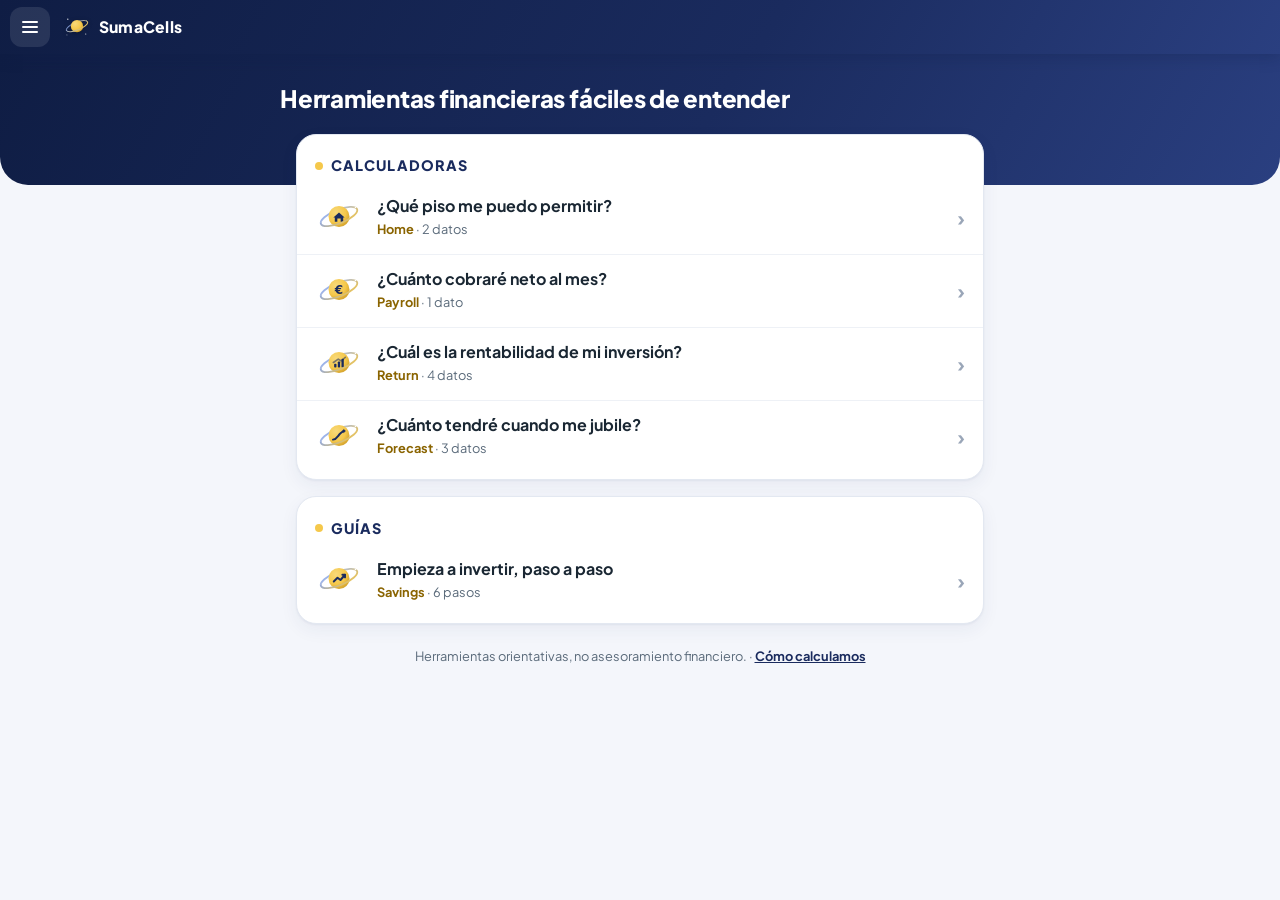
<file: index.html>
<!DOCTYPE html>
<html lang="es">
<head>
<meta charset="UTF-8">
<meta name="viewport" content="width=device-width, initial-scale=1.0">
<title>Calculadoras financieras gratis · SumaCells</title>
<meta name="description" content="Suite de calculadoras financieras gratis para España: descubre a qué piso puedes aspirar, calcula tu sueldo neto e IRPF y haz crecer tus ahorros. Sin registro.">

<!-- Favicon (planeta de la suite, SVG inline) -->
<link rel="icon" href="data:image/svg+xml,%3Csvg xmlns='http://www.w3.org/2000/svg' viewBox='0 0 64 64'%3E%3Ccircle cx='32' cy='30' r='15' fill='%23f5c84b'/%3E%3Cellipse cx='32' cy='34' rx='27' ry='9' fill='none' stroke='%237aa1ff' stroke-width='3' transform='rotate(-22 32 34)'/%3E%3C/svg%3E">

<!-- Open Graph / previsualización en redes y mensajería -->
<meta property="og:type" content="website">
<meta property="og:site_name" content="SumaCells">
<meta property="og:locale" content="es_ES">
<meta property="og:title" content="Calculadoras financieras gratis · SumaCells">
<meta property="og:description" content="Calcula tu sueldo neto, a qué casa puedes aspirar e invierte tus ahorros. Suite de herramientas financieras para España. Sin registro ni cookies.">
<meta property="og:url" content="https://sumacells.com/">
<meta property="og:image" content="https://sumacells.com/og.jpg">
<meta property="og:image:type" content="image/jpeg">
<meta property="og:image:width" content="1200">
<meta property="og:image:height" content="630">
<meta property="og:image:alt" content="SumaCells — suite de calculadoras financieras">
<meta name="twitter:card" content="summary_large_image">
<meta name="twitter:title" content="Calculadoras financieras gratis · SumaCells">
<meta name="twitter:description" content="Calcula tu sueldo neto, a qué casa puedes aspirar e invierte tus ahorros. Gratis y sin registro.">
<meta name="twitter:image" content="https://sumacells.com/og.jpg">

<link rel="canonical" href="https://sumacells.com/">
<link rel="preconnect" href="https://fonts.googleapis.com">
<link rel="preconnect" href="https://fonts.gstatic.com" crossorigin>
<link rel="stylesheet" href="https://fonts.googleapis.com/css2?family=Plus+Jakarta+Sans:wght@400;500;600;700;800&display=swap">
<link rel="stylesheet" href="shared/tokens.css">
<link rel="stylesheet" href="shared/base.css">
<script src="shared/brand.js"></script>
<script src="shared/header.js" defer></script>
<script src="shared/analytics.js" defer></script>
<style>
  /* ---------- Piel "Evolución": franja navy + lista por preguntas ---------- */
  body{background:var(--bg);-webkit-font-smoothing:antialiased}
  .band{background:var(--topbar-gradient);color:#fff;padding:1.5rem 1.25rem 4.2rem;border-radius:0 0 28px 28px}
  .band-in{max-width:720px;margin:0 auto}
  .band .hero-title{font-weight:800;font-size:clamp(.9rem,3.7vw,1.5rem);line-height:1.2;letter-spacing:-.01em;color:#fff;margin:0;white-space:nowrap}
  .band p{color:#c9d3ee;font-size:1rem;margin:0;max-width:520px}
  .wrap{max-width:720px;margin:-3.2rem auto 0;padding:0 1rem 3rem;position:relative}

  /* "Continúa donde lo dejaste" (solo si la persona pidió recordar sus datos) */
  .continue{display:flex;align-items:center;gap:12px;background:#fff;border:1.5px solid var(--accent);border-radius:20px;
    padding:14px 16px;margin-bottom:1rem;text-decoration:none;color:var(--text);box-shadow:var(--shadow)}
  .continue .ct{flex:1;min-width:0;display:flex;flex-direction:column;gap:2px}
  .continue small{font-size:.74rem;font-weight:700;letter-spacing:.06em;text-transform:uppercase;color:#8a6400}
  .continue b{font-size:.95rem;white-space:nowrap;overflow:hidden;text-overflow:ellipsis}
  .continue .cv{font-size:1.2rem;font-weight:800;color:var(--primary);white-space:nowrap}
  .continue:hover{box-shadow:var(--shadow-lg)}
  .hidden{display:none!important}

  .apps-section{background:#fff;border:1px solid #e3e8f1;border-radius:20px;box-shadow:var(--shadow);padding:.4rem 0;margin-bottom:1rem}
  .sec-head{padding:.8rem 1.1rem .3rem}
  .sec-head h2{display:flex;align-items:center;gap:8px;font-size:.9rem;font-weight:800;letter-spacing:.08em;text-transform:uppercase;color:var(--primary);margin:0}
  .sec-head h2::before{content:"";width:8px;height:8px;border-radius:50%;background:var(--accent);flex-shrink:0}
  .app-row{display:flex;align-items:center;gap:14px;padding:12px 1.1rem;min-height:64px;text-decoration:none;color:var(--text);
    border-top:1px solid #eef1f6;transition:background .15s}
  .sec-head + .app-row{border-top:none}
  .app-row:hover{background:#f7f9fd}
  .app-icon{width:48px;height:48px;flex-shrink:0}
  .app-row .txt{flex:1;min-width:0;display:flex;flex-direction:column;gap:2px}
  .app-row .q{font-weight:700;font-size:1rem;line-height:1.3}
  .app-row .meta{font-size:.8rem;color:var(--text-muted)}
  .app-row .meta .accent{color:#8a6400;font-weight:700}
  .app-row .chev{color:#9aa6b8;font-size:1.3rem;font-weight:700;flex-shrink:0}
  .foot{text-align:center;color:var(--text-muted);font-size:.8rem;margin:1.4rem 0 0}
  .foot a{color:var(--primary);font-weight:700}
  @media(min-width:700px){.band{padding:1.9rem 1.5rem 4.5rem}}
</style>

<!-- Datos estructurados: la suite como sitio web + listado de herramientas -->
<script type="application/ld+json">
{
  "@context": "https://schema.org",
  "@type": "WebSite",
  "name": "SumaCells",
  "url": "https://sumacells.com/",
  "inLanguage": "es-ES",
  "description": "Suite de calculadoras financieras gratuitas para España: vivienda, nómina e IRPF, ahorro e inversión y rentabilidad.",
  "publisher": { "@type": "Organization", "name": "SumaCells" },
  "hasPart": [
    { "@type": "WebApplication", "name": "SumaCells Home", "applicationCategory": "FinanceApplication", "url": "https://sumacells.com/casa/", "description": "Calcula a qué vivienda puedes aspirar según tu sueldo y tus ahorros." },
    { "@type": "WebApplication", "name": "SumaCells Payroll", "applicationCategory": "FinanceApplication", "url": "https://sumacells.com/nomina/", "description": "Calculadora de nómina e IRPF en España: tu sueldo neto mes a mes." },
    { "@type": "WebApplication", "name": "SumaCells Savings", "applicationCategory": "FinanceApplication", "url": "https://sumacells.com/ahorro/", "description": "Simula el crecimiento de tus ahorros invertidos en fondos indexados." },
    { "@type": "WebApplication", "name": "SumaCells Return", "applicationCategory": "FinanceApplication", "url": "https://sumacells.com/rentabilidad/", "description": "Calcula la rentabilidad anual real de tus inversiones." },
    { "@type": "WebApplication", "name": "SumaCells Forecast", "applicationCategory": "FinanceApplication", "url": "https://sumacells.com/forecast/", "description": "Planifica tu futuro financiero a largo plazo proyectando tu patrimonio año a año." }
  ]
}
</script>
</head>
<body>
<astro-header home></astro-header>
<script>document.addEventListener('astro-lang',function(e){ if(window.setLang) window.setLang(e.detail.lang); });</script>

<div class="band">
  <div class="band-in">
    <h1 class="hero-title" id="eyebrow">Herramientas financieras fáciles de entender</h1>
  </div>
</div>
<main class="wrap">
  <a class="continue hidden" id="continue" href="#">
    <span class="ct"><small id="contLbl"></small><b id="contTxt"></b></span>
    <span class="cv" id="contVal"></span>
  </a>
  <div id="apps"></div>
  <p class="foot" id="foot"></p>
</main>
<style>.app-row:focus-visible,.continue:focus-visible{outline:3px solid var(--accent);outline-offset:2px}</style>

<script>
  var cfg = window.SUMACELLS;

  /* Icono distintivo (planeta) de cada app, igual que su propia cabecera */
  var ICONS = {
    casa:
      '<svg class="app-icon" viewBox="0 0 64 64" xmlns="http://www.w3.org/2000/svg" aria-hidden="true">' +
        '<defs><linearGradient id="cOrbit" x1="0" y1="0" x2="1" y2="1"><stop offset="0%" stop-color="#7aa1ff"/><stop offset="100%" stop-color="#f5c84b"/></linearGradient>' +
        '<radialGradient id="cPlanet" cx="0.35" cy="0.3" r="0.85"><stop offset="0%" stop-color="#f8d97a"/><stop offset="55%" stop-color="#f5c84b"/><stop offset="100%" stop-color="#c79420"/></radialGradient>' +
        '<clipPath id="cBack"><rect x="0" y="0" width="64" height="28"/></clipPath>' +
        '<clipPath id="cFront"><rect x="0" y="28" width="64" height="36"/></clipPath></defs>' +
        '<ellipse cx="32" cy="30" rx="26" ry="9" fill="none" stroke="url(#cOrbit)" stroke-width="2.4" transform="rotate(-22 32 30)" opacity="0.85" clip-path="url(#cBack)"/>' +
        '<circle cx="32" cy="30" r="14" fill="url(#cPlanet)"/>' +
        '<path d="M24.5 31.2 L32 24.8 L39.5 31.2 L37.6 31.2 L37.6 37 L34.2 37 L34.2 32.6 L29.8 32.6 L29.8 37 L26.4 37 L26.4 31.2 Z" fill="#1a2b5e"/>' +
        '<circle cx="11" cy="14" r="1.4" fill="#fff"/><circle cx="54" cy="18" r="1" fill="#fff"/><circle cx="52" cy="48" r="1.2" fill="#fff"/><circle cx="9" cy="50" r="1" fill="#fff"/>' +
        '<ellipse cx="32" cy="30" rx="26" ry="9" fill="none" stroke="url(#cOrbit)" stroke-width="2.4" transform="rotate(-22 32 30)" clip-path="url(#cFront)"/>' +
      '</svg>',
    nomina:
      '<svg class="app-icon" viewBox="0 0 64 64" xmlns="http://www.w3.org/2000/svg" aria-hidden="true">' +
        '<defs><linearGradient id="nOrbit" x1="0" y1="0" x2="1" y2="1"><stop offset="0%" stop-color="#7aa1ff"/><stop offset="100%" stop-color="#f5c84b"/></linearGradient>' +
        '<radialGradient id="nPlanet" cx="0.35" cy="0.3" r="0.85"><stop offset="0%" stop-color="#f8d97a"/><stop offset="55%" stop-color="#f5c84b"/><stop offset="100%" stop-color="#c79420"/></radialGradient>' +
        '<clipPath id="nBack"><rect x="0" y="0" width="64" height="28"/></clipPath>' +
        '<clipPath id="nFront"><rect x="0" y="28" width="64" height="36"/></clipPath></defs>' +
        '<ellipse cx="32" cy="30" rx="26" ry="9" fill="none" stroke="url(#nOrbit)" stroke-width="2.4" transform="rotate(-22 32 30)" opacity="0.85" clip-path="url(#nBack)"/>' +
        '<circle cx="32" cy="30" r="14" fill="url(#nPlanet)"/>' +
        '<text x="32" y="36" text-anchor="middle" font-family="Segoe UI, system-ui, sans-serif" font-weight="800" font-size="16" fill="#1a2b5e">€</text>' +
        '<circle cx="11" cy="14" r="1.4" fill="#fff"/><circle cx="54" cy="18" r="1" fill="#fff"/><circle cx="52" cy="48" r="1.2" fill="#fff"/><circle cx="9" cy="50" r="1" fill="#fff"/>' +
        '<ellipse cx="32" cy="30" rx="26" ry="9" fill="none" stroke="url(#nOrbit)" stroke-width="2.4" transform="rotate(-22 32 30)" clip-path="url(#nFront)"/>' +
      '</svg>',
    ahorro:
      '<svg class="app-icon" viewBox="0 0 64 64" xmlns="http://www.w3.org/2000/svg" aria-hidden="true">' +
        '<defs><linearGradient id="aOrbit" x1="0" y1="0" x2="1" y2="1"><stop offset="0%" stop-color="#7aa1ff"/><stop offset="100%" stop-color="#f5c84b"/></linearGradient>' +
        '<radialGradient id="aPlanet" cx="0.35" cy="0.3" r="0.85"><stop offset="0%" stop-color="#f8d97a"/><stop offset="55%" stop-color="#f5c84b"/><stop offset="100%" stop-color="#c79420"/></radialGradient>' +
        '<clipPath id="aBack"><rect x="0" y="0" width="64" height="28"/></clipPath>' +
        '<clipPath id="aFront"><rect x="0" y="28" width="64" height="36"/></clipPath></defs>' +
        '<ellipse cx="32" cy="30" rx="26" ry="9" fill="none" stroke="url(#aOrbit)" stroke-width="2.4" transform="rotate(-22 32 30)" opacity="0.85" clip-path="url(#aBack)"/>' +
        '<circle cx="32" cy="30" r="14" fill="url(#aPlanet)"/>' +
        '<path d="M25 34 L30 29 L34 32 L40 25" fill="none" stroke="#1a2b5e" stroke-width="2.6" stroke-linecap="round" stroke-linejoin="round"/>' +
        '<path d="M36.5 25 L40 25 L40 28.5" fill="none" stroke="#1a2b5e" stroke-width="2.6" stroke-linecap="round" stroke-linejoin="round"/>' +
        '<circle cx="11" cy="14" r="1.4" fill="#fff"/><circle cx="54" cy="18" r="1" fill="#fff"/><circle cx="52" cy="48" r="1.2" fill="#fff"/><circle cx="9" cy="50" r="1" fill="#fff"/>' +
        '<ellipse cx="32" cy="30" rx="26" ry="9" fill="none" stroke="url(#aOrbit)" stroke-width="2.4" transform="rotate(-22 32 30)" clip-path="url(#aFront)"/>' +
      '</svg>',
    rentabilidad:
      '<svg class="app-icon" viewBox="0 0 64 64" xmlns="http://www.w3.org/2000/svg" aria-hidden="true">' +
        '<defs><linearGradient id="rOrbit" x1="0" y1="0" x2="1" y2="1"><stop offset="0%" stop-color="#7aa1ff"/><stop offset="100%" stop-color="#f5c84b"/></linearGradient>' +
        '<radialGradient id="rPlanet" cx="0.35" cy="0.3" r="0.85"><stop offset="0%" stop-color="#f8d97a"/><stop offset="55%" stop-color="#f5c84b"/><stop offset="100%" stop-color="#c79420"/></radialGradient>' +
        '<clipPath id="rBack"><rect x="0" y="0" width="64" height="28"/></clipPath>' +
        '<clipPath id="rFront"><rect x="0" y="28" width="64" height="36"/></clipPath></defs>' +
        '<ellipse cx="32" cy="30" rx="26" ry="9" fill="none" stroke="url(#rOrbit)" stroke-width="2.4" transform="rotate(-22 32 30)" opacity="0.85" clip-path="url(#rBack)"/>' +
        '<circle cx="32" cy="30" r="14" fill="url(#rPlanet)"/>' +
        '<rect x="25.5" y="31.5" width="3.1" height="5" rx="1" fill="#1a2b5e"/>' +
        '<rect x="30.4" y="28.5" width="3.1" height="8" rx="1" fill="#1a2b5e"/>' +
        '<rect x="35.3" y="25" width="3.1" height="11.5" rx="1" fill="#1a2b5e"/>' +
        '<path d="M24.5 30 L31 25.5 L35 28 L40.5 23" fill="none" stroke="#1a2b5e" stroke-width="2.2" stroke-linecap="round" stroke-linejoin="round" opacity="0.55"/>' +
        '<circle cx="11" cy="14" r="1.4" fill="#fff"/><circle cx="54" cy="18" r="1" fill="#fff"/><circle cx="52" cy="48" r="1.2" fill="#fff"/><circle cx="9" cy="50" r="1" fill="#fff"/>' +
        '<ellipse cx="32" cy="30" rx="26" ry="9" fill="none" stroke="url(#rOrbit)" stroke-width="2.4" transform="rotate(-22 32 30)" clip-path="url(#rFront)"/>' +
      '</svg>',
    forecast:
      '<svg class="app-icon" viewBox="0 0 64 64" xmlns="http://www.w3.org/2000/svg" aria-hidden="true">' +
        '<defs><linearGradient id="fOrbit" x1="0" y1="0" x2="1" y2="1"><stop offset="0%" stop-color="#7aa1ff"/><stop offset="100%" stop-color="#f5c84b"/></linearGradient>' +
        '<radialGradient id="fPlanet" cx="0.35" cy="0.3" r="0.85"><stop offset="0%" stop-color="#f8d97a"/><stop offset="55%" stop-color="#f5c84b"/><stop offset="100%" stop-color="#c79420"/></radialGradient>' +
        '<clipPath id="fBack"><rect x="0" y="0" width="64" height="28"/></clipPath>' +
        '<clipPath id="fFront"><rect x="0" y="28" width="64" height="36"/></clipPath></defs>' +
        '<ellipse cx="32" cy="30" rx="26" ry="9" fill="none" stroke="url(#fOrbit)" stroke-width="2.4" transform="rotate(-22 32 30)" opacity="0.85" clip-path="url(#fBack)"/>' +
        '<circle cx="32" cy="30" r="14" fill="url(#fPlanet)"/>' +
        '<path d="M24 35.5 C29 35 30.5 30.5 33 28 C35 26 36.8 25 38.5 24" fill="none" stroke="#1a2b5e" stroke-width="2.6" stroke-linecap="round" stroke-linejoin="round"/>' +
        '<path d="M38.5 21 L39.6 22.9 L41.5 24 L39.6 25.1 L38.5 27 L37.4 25.1 L35.5 24 L37.4 22.9 Z" fill="#1a2b5e"/>' +
        '<circle cx="11" cy="14" r="1.4" fill="#fff"/><circle cx="54" cy="18" r="1" fill="#fff"/><circle cx="52" cy="48" r="1.2" fill="#fff"/><circle cx="9" cy="50" r="1" fill="#fff"/>' +
        '<ellipse cx="32" cy="30" rx="26" ry="9" fill="none" stroke="url(#fOrbit)" stroke-width="2.4" transform="rotate(-22 32 30)" clip-path="url(#fFront)"/>' +
      '</svg>'
  };

  var T = {
    es: {
      title: "SumaCells · Tu suite de calculadoras",
      eyebrow: "Herramientas financieras fáciles de entender",
      q: { nomina: "¿Cuánto cobraré neto al mes?", casa: "¿Qué piso me puedo permitir?", rentabilidad: "¿Cuál es la rentabilidad de mi inversión?", forecast: "¿Cuánto tendré cuando me jubile?", ahorro: "Empieza a invertir, paso a paso" },
      meta: { nomina: "1 dato", casa: "2 datos", rentabilidad: "4 datos", forecast: "3 datos", ahorro: "6 pasos" },
      sec: { calc: "Calculadoras", learn: "Guías" },
      cont: "Continúa donde lo dejaste", foot: "Herramientas orientativas, no asesoramiento financiero.", how: "Cómo calculamos"
    },
    ca: {
      title: "SumaCells · La teva suite de calculadores",
      eyebrow: "Eines financeres fàcils d'entendre",
      q: { nomina: "Quant cobraré net cada mes?", casa: "Quin pis em puc permetre?", rentabilidad: "Quina és la rendibilitat de la meva inversió?", forecast: "Quant tindré quan em jubili?", ahorro: "Comença a invertir, pas a pas" },
      meta: { nomina: "1 dada", casa: "2 dades", rentabilidad: "4 dades", forecast: "3 dades", ahorro: "6 passos" },
      sec: { calc: "Calculadores", learn: "Guies" },
      cont: "Continua on ho vas deixar", foot: "Eines orientatives, no assessorament financer.", how: "Com calculem"
    },
    en: {
      title: "SumaCells · Your suite of calculators",
      eyebrow: "Financial tools that are easy to understand",
      q: { nomina: "How much will I take home each month?", casa: "What home can I afford?", rentabilidad: "What's the return on my investment?", forecast: "How much will I have when I retire?", ahorro: "Start investing, step by step" },
      meta: { nomina: "1 input", casa: "2 inputs", rentabilidad: "4 inputs", forecast: "3 inputs", ahorro: "6 steps" },
      sec: { calc: "Calculators", learn: "Guides" },
      cont: "Pick up where you left off", foot: "Guidance tools, not financial advice.", how: "How we calculate"
    }
  };

  function accentName(name){
    return '<span class="accent">' + name + '</span>'; // nombre corto de brand.js (Home, Payroll…)
  }

  /* Agrupación de apps en el hub. Cualquier app de brand.js que no figure aquí
     se añade automáticamente a "Calculadoras" (red de seguridad). */
  var GROUPS = [
    { key: "calc",  ids: ["casa", "nomina", "rentabilidad", "forecast"] },
    { key: "learn", ids: ["ahorro"] }
  ];
  // apps de brand.js sin grupo asignado → a Calculadoras (una sola vez)
  (function () {
    var assigned = {}; GROUPS.forEach(function (g) { g.ids.forEach(function (id) { assigned[id] = 1; }); });
    cfg.apps.forEach(function (a) { if (!assigned[a.id]) GROUPS[0].ids.push(a.id); });
  })();

  // Una fila por app: la pregunta que resuelve (en lenguaje llano) + marca y esfuerzo
  function row(a, t) {
    if (!a) return "";
    return '<a class="app-row" href="' + a.href + '">' +
             (ICONS[a.id] || "") +
             '<span class="txt"><span class="q">' + ((t.q && t.q[a.id]) || a.tagline) + '</span>' +
             '<span class="meta">' + accentName(a.name) + ((t.meta && t.meta[a.id]) ? ' · ' + t.meta[a.id] : '') + '</span></span>' +
             '<span class="chev" aria-hidden="true">›</span>' +
           '</a>';
  }

  // "Continúa donde lo dejaste": lo escribe shared/ux.js solo si la persona marcó "Recordar en este dispositivo"
  function renderContinue(t, byId) {
    var box = document.getElementById("continue"), last = null;
    try { last = JSON.parse(localStorage.getItem("astro:last") || "null"); } catch (e) {}
    var app = last && byId[last.app];
    if (!app) { box.classList.add("hidden"); return; }
    box.href = app.href;
    document.getElementById("contLbl").textContent = t.cont;
    document.getElementById("contTxt").textContent = last.label || app.name;
    document.getElementById("contVal").textContent = last.value || "";
    box.classList.remove("hidden");
  }

  function render(l) {
    var t = T[l] || T.es;
    document.title = t.title;
    document.getElementById("eyebrow").textContent = t.eyebrow;
    document.getElementById("foot").innerHTML = t.foot + ' · <a href="como-calculamos/">' + t.how + '</a>';

    var byId = {}; cfg.apps.forEach(function (a) { byId[a.id] = a; });
    renderContinue(t, byId);

    document.getElementById("apps").innerHTML = GROUPS.map(function (g) {
      var rows = g.ids.map(function (id) { return row(byId[id], t); }).join("");
      if (!rows) return "";
      return '<section class="apps-section">' +
               '<div class="sec-head"><h2>' + t.sec[g.key] + '</h2></div>' + rows +
             '</section>';
    }).join("");
  }

  window.setLang = function (l) {
    if (!T[l]) l = "es";
    document.documentElement.lang = l;
    render(l);
  };

  render("es");
</script>
</body>
</html>
</file>
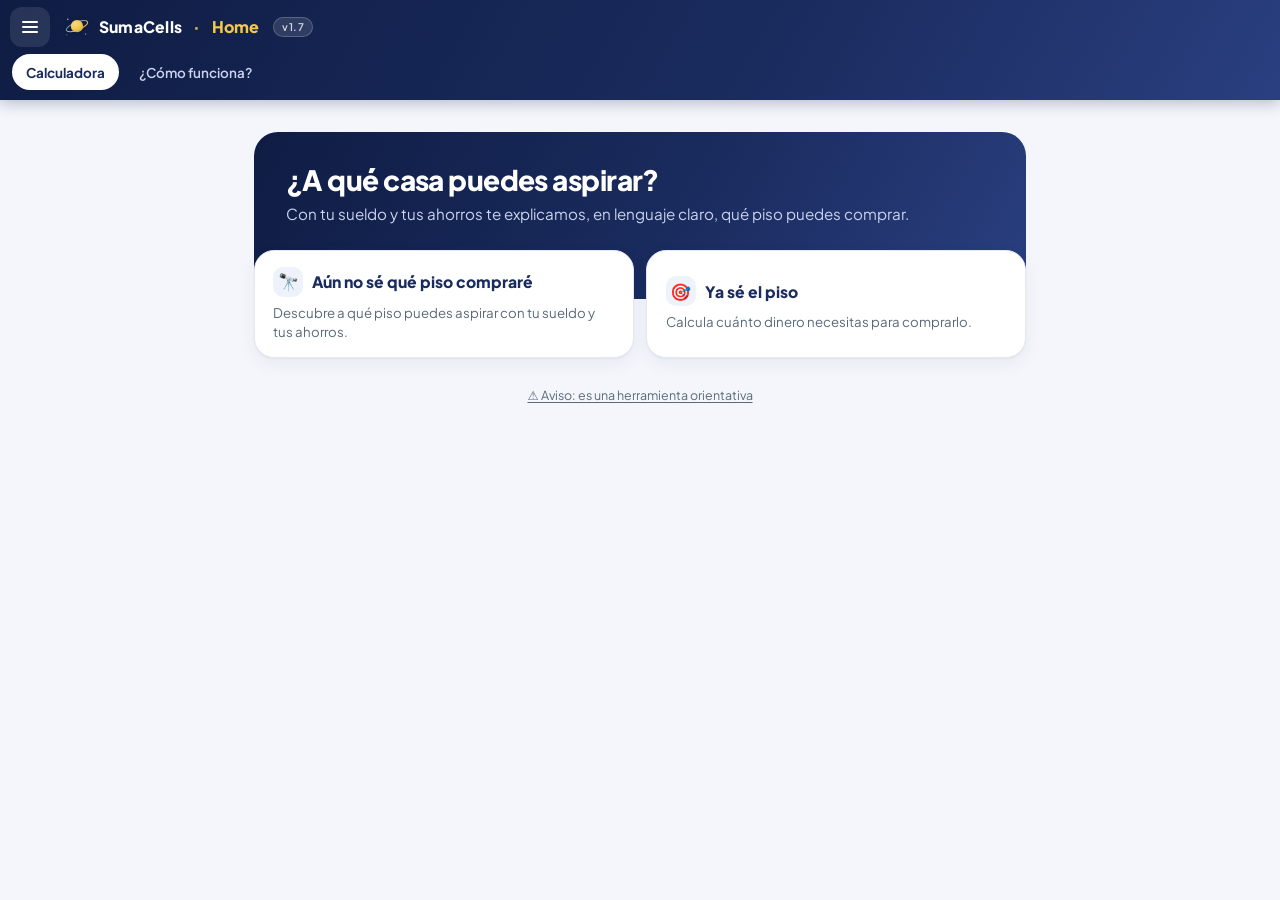
<file: casa/index.html>
<!DOCTYPE html>
<html lang="es">
<head>
<meta charset="UTF-8">
<meta name="viewport" content="width=device-width, initial-scale=1.0">
<title>¿Qué casa puedo comprar con mi sueldo? · SumaCells Home</title>
<meta name="description" content="Calcula a qué vivienda puedes aspirar con tu sueldo y tus ahorros: precio del piso, hipoteca, entrada, impuestos y cuota mensual, explicado en lenguaje claro.">

<!-- Favicon (planeta de la suite, SVG inline) -->
<link rel="icon" href="data:image/svg+xml,%3Csvg xmlns='http://www.w3.org/2000/svg' viewBox='0 0 64 64'%3E%3Ccircle cx='32' cy='30' r='15' fill='%23f5c84b'/%3E%3Cpath d='M24.5 31.2 L32 24.8 L39.5 31.2 L37.6 31.2 L37.6 37 L34.2 37 L34.2 32.6 L29.8 32.6 L29.8 37 L26.4 37 L26.4 31.2 Z' fill='%231a2b5e'/%3E%3Cellipse cx='32' cy='34' rx='27' ry='9' fill='none' stroke='%237aa1ff' stroke-width='3' transform='rotate(-22 32 34)'/%3E%3C/svg%3E">

<!-- Open Graph / previsualización en redes y mensajería -->
<meta property="og:type" content="website">
<meta property="og:site_name" content="SumaCells">
<meta property="og:locale" content="es_ES">
<meta property="og:title" content="¿Qué casa puedo comprar con mi sueldo? · SumaCells Home">
<meta property="og:description" content="Con tu sueldo y tus ahorros te explicamos, en lenguaje claro, qué piso puedes comprar: hipoteca, entrada, impuestos y cuota mensual.">
<meta property="og:url" content="https://sumacells.com/casa/">
<meta property="og:image" content="https://sumacells.com/casa/og.jpg">
<meta property="og:image:type" content="image/jpeg">
<meta property="og:image:width" content="1200">
<meta property="og:image:height" content="630">
<meta property="og:image:alt" content="SumaCells Home — calculadora de qué casa puedes comprar">
<meta name="twitter:card" content="summary_large_image">
<meta name="twitter:title" content="¿Qué casa puedo comprar con mi sueldo? · SumaCells Home">
<meta name="twitter:description" content="Calcula qué piso puedes comprar con tu sueldo y tus ahorros: hipoteca, entrada, impuestos y cuota.">
<meta name="twitter:image" content="https://sumacells.com/casa/og.jpg">

<link rel="canonical" href="https://sumacells.com/casa/">
<link rel="preconnect" href="https://fonts.googleapis.com">
<link rel="preconnect" href="https://fonts.gstatic.com" crossorigin>
<link rel="stylesheet" href="https://fonts.googleapis.com/css2?family=Plus+Jakarta+Sans:wght@400;500;600;700;800&display=swap">

<style>
  :root{
    --primary:#1a2b5e;
    --secondary:#4a6dd1;
    --accent:#f5c84b;
    --bg:#f4f6fb;
    --surface:#ffffff;
    --surface2:#f8fafd;
    --border:#dde3ea;
    --text:#1a2733;
    --text-muted:#5a6a7a;
    --danger:#e74c3c;
    --danger-bg:#fdf0ee;
    --success:#27ae60;
    --success-bg:#edfaf2;
    --warning:#e67e22;
    --warning-bg:#fef6ee;
    --radius:10px;
    --radius-lg:14px;
    --shadow:0 2px 12px rgba(26,60,94,0.08);
    --shadow-lg:0 4px 24px rgba(26,60,94,0.13);
  }
  *{box-sizing:border-box}
  html,body{margin:0;padding:0}
  body{font-family:'Segoe UI',system-ui,sans-serif;background:var(--bg);color:var(--text);font-size:15px;line-height:1.6;overflow-x:hidden}

  /* ---------- Topbar ---------- */
  .topbar{background:linear-gradient(120deg,#0f1d44 0%,#1a2b5e 55%,#2a3f80 100%);color:#fff;padding:0 1.5rem;display:flex;align-items:center;justify-content:space-between;height:60px;position:sticky;top:0;z-index:100;box-shadow:0 2px 12px rgba(0,0,0,0.25);flex-wrap:wrap}
  .topbar-brand{font-weight:700;font-size:1.05rem;letter-spacing:.01em;display:flex;align-items:center;gap:10px}
  .topbar-brand .logo{width:34px;height:34px;flex-shrink:0;filter:drop-shadow(0 1px 2px rgba(0,0,0,0.3))}
  .topbar-brand .brand-text{display:flex;flex-direction:column;line-height:1.15}
  .topbar-brand .brand-text .name{font-weight:800;letter-spacing:.02em}
  .topbar-brand .brand-text .name .accent{color:var(--accent)}
  .topbar-brand .brand-text .ver{font-size:.7rem;opacity:.75;font-weight:500;letter-spacing:.05em}
  .nav-links{display:flex;gap:4px}
  .nav-btn{background:none;border:none;color:rgba(255,255,255,0.75);padding:6px 14px;border-radius:6px;cursor:pointer;font-size:.875rem;transition:all .15s;font-family:inherit}
  .nav-btn:hover,.nav-btn.active{background:rgba(255,255,255,0.15);color:#fff}
  .topbar-right{display:flex;align-items:center;gap:10px}
  .lang-sel{display:flex;gap:4px}
  .lang-btn{background:rgba(255,255,255,0.1);border:1px solid rgba(255,255,255,0.2);color:rgba(255,255,255,0.8);padding:4px 10px;border-radius:5px;cursor:pointer;font-size:.8rem;transition:all .15s;font-family:inherit}
  .lang-btn.active{background:rgba(255,255,255,0.25);color:#fff;border-color:rgba(255,255,255,0.4)}

  /* ---------- Page ---------- */
  .page{display:none;max-width:820px;margin:0 auto;padding:2rem 1.5rem 4rem}
  .page.active{display:block}
  .page-head{margin-bottom:1.5rem;padding-top:.5rem}
  .page-head h1{font-size:1.4rem;font-weight:700;color:var(--primary);margin:0 0 4px}
  .page-head p{color:var(--text-muted);font-size:.88rem;margin:0}

  /* ---------- Cards ---------- */
  .card{background:var(--surface);border:1px solid var(--border);border-radius:var(--radius-lg);padding:1.4rem 1.5rem;margin-bottom:1.25rem;box-shadow:var(--shadow)}
  .card-title{font-size:.95rem;font-weight:700;color:var(--primary);margin-bottom:1rem;display:flex;align-items:center;gap:8px}
  .card-title .icon{width:28px;height:28px;background:var(--bg);border-radius:7px;display:flex;align-items:center;justify-content:center;font-size:.9rem;flex-shrink:0}
  .card-title .sub{font-weight:500;color:var(--text-muted);font-size:.8rem;margin-left:auto}
  .collapsible .card-title{cursor:pointer;margin-bottom:0;user-select:none}
  .collapsible .card-title .chev{color:var(--secondary);font-weight:800;transition:transform .2s;margin-left:8px}
  .collapsible.open .card-title{margin-bottom:1rem}
  .collapsible.open .card-title .chev{transform:rotate(90deg)}
  .terms-body{display:none}
  .collapsible.open .terms-body{display:block}

  /* ---------- Palancas "piso más caro" ---------- */
  .more-intro{color:var(--text-muted);font-size:.86rem;margin:0 0 1.1rem}
  .lever{border:1px solid var(--border);border-radius:var(--radius);padding:1rem 1.1rem;margin-bottom:.9rem;background:var(--surface2)}
  .lever:last-child{margin-bottom:0}
  .lever-h{display:flex;align-items:center;gap:9px;font-weight:800;color:var(--primary);font-size:.95rem;margin-bottom:.5rem}
  .lever-ic{width:26px;height:26px;border-radius:7px;background:#eaf0fb;display:flex;align-items:center;justify-content:center;font-size:.9rem;flex-shrink:0}
  .lever > p{font-size:.86rem;margin:0 0 .7rem;color:var(--text)}
  .lever-list{margin:.2rem 0 .7rem;padding-left:1.1rem;font-size:.85rem}
  .lever-list li{margin-bottom:.35rem}
  .lever-warn{font-size:.8rem;color:#7a4e00;background:var(--warning-bg);border:1px solid #f0c987;border-radius:8px;padding:.5rem .7rem;margin:.3rem 0 0}
  .lever-out{font-size:.87rem;font-weight:600;color:var(--primary);background:#eef4fc;border:1px solid #cfe0f5;border-radius:8px;padding:.6rem .8rem;margin-top:.3rem}
  .lever-out.muted{color:var(--text-muted);font-weight:500;background:var(--bg);border-color:var(--border)}
  .lever-out.ok{color:#114b2a;background:var(--success-bg);border-color:#a7d8bd}

  /* ---------- Fields ---------- */
  .field{margin-bottom:1rem}
  .field:last-child{margin-bottom:0}
  .field label{display:block;font-weight:600;font-size:.86rem;margin-bottom:5px}
  .input-wrap{position:relative}
  .input-wrap input{width:100%;padding:9px 34px 9px 12px;border:1.5px solid var(--border);border-radius:8px;font-size:.95rem;background:var(--surface);color:var(--text);outline:none;transition:border-color .15s;font-family:inherit;font-weight:600}
  .input-wrap input:focus{border-color:var(--secondary)}
  .input-wrap .unit{position:absolute;right:10px;top:50%;transform:translateY(-50%);color:var(--text-muted);font-size:.85rem;pointer-events:none}
  .hint{font-size:.78rem;color:var(--text-muted);margin-top:5px;display:flex;align-items:center;gap:6px}
  .ext-link{display:inline-flex;align-items:center;gap:5px;margin-top:7px;font-size:.8rem;color:var(--secondary);text-decoration:none;font-weight:600}
  .ext-link:hover{text-decoration:underline}
  .ext-link svg{width:13px;height:13px;flex-shrink:0}
  .permonth{font-size:.8rem;color:var(--secondary);font-weight:700;margin-top:6px}
  .permonth:empty{display:none}

  .grid2{display:grid;grid-template-columns:1fr 1fr;gap:.75rem 1rem}
  .grid2 .field{margin-bottom:0}
  @media(max-width:560px){.grid2{grid-template-columns:1fr}}

  /* ---------- Tooltip ---------- */
  .info-icon{display:inline-flex;align-items:center;justify-content:center;width:16px;height:16px;border-radius:50%;background:var(--text-muted);color:#fff;font-size:.65rem;font-weight:700;cursor:help;flex-shrink:0;position:relative;font-style:normal}
  .tooltip-box{display:none;position:absolute;bottom:100%;left:50%;transform:translateX(-50%);background:var(--primary);color:#fff;font-size:.75rem;line-height:1.4;padding:8px 12px;border-radius:8px;width:220px;z-index:200;margin-bottom:6px;font-weight:400;white-space:normal;box-shadow:var(--shadow-lg);text-align:left}
  .info-icon:hover .tooltip-box,.info-icon.show .tooltip-box{display:block}

  /* ---------- Toggle ---------- */
  .toggle-row{display:flex;align-items:center;gap:12px;margin:1rem 0 0}
  .toggle{position:relative;width:42px;height:24px;flex-shrink:0}
  .toggle input{opacity:0;width:0;height:0;position:absolute}
  .toggle-slider{position:absolute;inset:0;background:var(--border);border-radius:24px;cursor:pointer;transition:background .2s}
  .toggle-slider:before{content:'';position:absolute;width:18px;height:18px;left:3px;top:3px;background:#fff;border-radius:50%;transition:transform .2s}
  .toggle input:checked + .toggle-slider{background:var(--secondary)}
  .toggle input:checked + .toggle-slider:before{transform:translateX(18px)}
  .toggle-row .lab{font-weight:600;font-size:.88rem}
  .toggle-row .lab small{display:block;font-weight:400;color:var(--text-muted);font-size:.76rem}

  /* ---------- Result hero ---------- */
  .result-hero{background:linear-gradient(135deg,var(--primary) 0%,#2563a8 100%);color:#fff;border-radius:var(--radius-lg);padding:1.75rem;margin-bottom:1.25rem;box-shadow:var(--shadow)}
  .result-hero .eyebrow{font-size:.74rem;text-transform:uppercase;letter-spacing:.08em;opacity:.82;margin:0 0 6px}
  .result-hero .big{font-size:2.1rem;font-weight:800;letter-spacing:-.02em;margin:0}
  .result-hero p.t{margin:.6rem 0 0;font-size:.92rem;opacity:.94}

  /* ---------- KPIs ---------- */
  .kpis{display:grid;grid-template-columns:1fr 1fr;gap:1rem;margin-bottom:1.25rem}
  @media(max-width:560px){.kpis{grid-template-columns:1fr}}
  .kpi{background:var(--surface);border:1px solid var(--border);border-radius:var(--radius);padding:1rem 1.1rem;box-shadow:var(--shadow)}
  .kpi .lab{display:flex;align-items:center;gap:6px;color:var(--text-muted);font-size:.8rem;font-weight:600;margin-bottom:4px}
  .kpi .val{font-size:1.4rem;font-weight:800;color:var(--primary)}
  .kpi .note{font-size:.76rem;color:var(--text-muted);margin-top:2px}

  /* ---------- Notice / alert ---------- */
  .notice{border-radius:var(--radius);padding:.9rem 1.1rem;margin-bottom:1.25rem;border:1px solid;display:flex;gap:11px;align-items:flex-start}
  .notice .ic{font-size:1.15rem;line-height:1.2;flex-shrink:0}
  .notice h3{margin:0 0 3px;font-size:.92rem}
  .notice p{margin:0;font-size:.85rem}
  .notice.ok{background:var(--success-bg);border-color:#a7d8bd;color:#114b2a}
  .notice.warn{background:var(--warning-bg);border-color:#f0c987;color:#7a4e00}
  .notice.bad{background:var(--danger-bg);border-color:#f3c4be;color:#8f261e}

  /* ---------- Compare ---------- */
  .opts{display:grid;grid-template-columns:1fr 1fr;gap:1rem}
  @media(max-width:560px){.opts{grid-template-columns:1fr}}
  .opt{border:1.5px solid var(--border);border-radius:var(--radius);padding:1rem 1.1rem;background:var(--surface2)}
  .opt.reco{border-color:var(--secondary);background:#eef4fc}
  .opt-h{font-weight:800;font-size:.92rem;color:var(--primary);margin-bottom:.7rem;display:flex;align-items:center;gap:8px;flex-wrap:wrap}
  .badge-reco{font-size:.62rem;text-transform:uppercase;letter-spacing:.04em;background:var(--secondary);color:#fff;padding:2px 8px;border-radius:20px;font-weight:800}
  .opt .orow{display:flex;justify-content:space-between;gap:10px;font-size:.84rem;padding:4px 0;color:var(--text-muted)}
  .opt .orow b{color:var(--text);font-weight:700;font-variant-numeric:tabular-nums}
  .opt-foot{margin-top:.7rem;padding-top:.7rem;border-top:1px dashed var(--border);font-size:.83rem;font-weight:600}
  .opt-foot.good{color:var(--success)}
  .opt-foot.calm{color:var(--secondary)}

  /* ---------- Flow table ---------- */
  .blocktitle{font-size:.74rem;text-transform:uppercase;letter-spacing:.06em;color:var(--secondary);font-weight:800;margin:0 0 .3rem}
  .miniflow{margin-bottom:1.4rem}
  .miniflow:last-of-type{margin-bottom:0}
  .row{display:flex;align-items:center;justify-content:space-between;padding:9px 2px;border-bottom:1px dashed var(--border);font-size:.9rem}
  .row .l{display:flex;align-items:center;gap:7px}
  .row .l .tag{font-size:.7rem;font-weight:800;width:19px;height:19px;border-radius:5px;display:inline-flex;align-items:center;justify-content:center}
  .tag.plus{background:var(--success-bg);color:var(--success)}
  .tag.minus{background:var(--danger-bg);color:var(--danger)}
  .tag.eq{background:#eaf0fb;color:var(--secondary)}
  .row .pct{color:var(--text-muted);font-size:.76rem}
  .row .v{font-weight:700;font-variant-numeric:tabular-nums}
  .row .v.pos{color:var(--success)}.row .v.neg{color:var(--danger)}
  .row.total{border-bottom:none;border-top:2px solid var(--primary);margin-top:5px;padding-top:12px;font-size:1rem}
  .row.total .l{font-weight:800;color:var(--primary)}
  .row.total .v{font-weight:800;font-size:1.1rem}
  .flow-note{color:var(--text-muted);font-size:.8rem;margin:1rem 0 0}

  /* ---------- Disclaimer ---------- */
  .disclaimer{background:#fff8e7;border:1px solid #f0d070;border-radius:var(--radius);padding:1rem 1.25rem;margin-top:1.5rem;font-size:.82rem;color:#6b5300}
  /* Enlace al aviso desde la pantalla de entrada (el disclaimer vive abajo) */
  .notice-row{text-align:center;margin:.9rem 0 .2rem}
  .notice-link{background:none;border:none;padding:0;font:inherit;font-size:.78rem;color:var(--text-muted);
    text-decoration:underline;text-underline-offset:2px;cursor:pointer}
  .notice-link:hover{color:var(--primary)}

  /* ---------- How page ---------- */
  .edu-item{margin-bottom:.75rem}
  .edu-trigger{display:flex;align-items:center;justify-content:space-between;gap:10px;background:var(--surface);border:1px solid var(--border);border-radius:var(--radius);padding:.95rem 1.2rem;cursor:pointer;font-weight:700;font-size:.93rem;color:var(--primary);transition:background .15s;box-shadow:var(--shadow)}
  .edu-trigger:hover{background:var(--surface2)}
  .edu-trigger .chev{transition:transform .2s;color:var(--secondary);font-weight:800}
  .edu-item.open .edu-trigger{border-radius:var(--radius) var(--radius) 0 0}
  .edu-item.open .edu-trigger .chev{transform:rotate(90deg)}
  .edu-body{display:none;background:var(--surface);border:1px solid var(--border);border-top:none;border-radius:0 0 var(--radius) var(--radius);padding:1.1rem 1.2rem;font-size:.88rem;line-height:1.7;color:var(--text)}
  .edu-item.open .edu-body{display:block}
  .edu-body p{margin:0 0 .6rem}
  .edu-body p:last-child{margin-bottom:0}
  .edu-body .ex{background:var(--bg);border-left:3px solid var(--secondary);border-radius:6px;padding:.7rem .9rem;margin-top:.6rem;font-size:.83rem;color:var(--text-muted)}

  @media(max-width:600px){
    .topbar{padding:0 .9rem;height:auto;min-height:56px;padding-top:8px;padding-bottom:8px}
    .nav-links{order:3;flex-basis:100%;width:100%;justify-content:space-between;margin-top:8px;gap:4px}
    .nav-btn{flex:1;padding:6px 4px;font-size:.8rem}
    .topbar-brand .brand-text .ver{display:none}
    .page{padding:1rem .8rem 3rem}
    .result-hero .big{font-size:1.7rem}
  }
  /* ---------- Selector de modo ---------- */
  .modes{display:grid;grid-template-columns:1fr 1fr;gap:.8rem;margin-bottom:1.5rem}
  @media(max-width:560px){.modes{grid-template-columns:1fr}}
  .mode-btn{text-align:left;background:var(--surface);border:1.5px solid var(--border);border-radius:var(--radius-lg);padding:1rem 1.15rem;cursor:pointer;font-family:inherit;box-shadow:var(--shadow);transition:border-color .15s,background .15s}
  .mode-btn:hover{border-color:var(--secondary)}
  .mode-btn.active{border-color:var(--secondary);background:#eef4fc;box-shadow:var(--shadow-lg)}
  .mode-btn .mt{display:flex;align-items:center;gap:9px;font-weight:800;color:var(--primary);font-size:.98rem}
  .mode-btn .mic{width:30px;height:30px;border-radius:8px;background:#eaf0fb;display:flex;align-items:center;justify-content:center;font-size:1.05rem;flex-shrink:0}
  .mode-btn .md{display:block;color:var(--text-muted);font-size:.83rem;margin-top:.45rem;line-height:1.4}

  /* sub-filas del desglose (modo "ya sé el piso") */
  .knsub .l{padding-left:1.5rem;color:var(--text-muted)}
  .knsub .l::before{content:'';width:6px;height:1px;background:var(--border);margin-right:-.8rem}
  .knsub .v{color:var(--text-muted);font-weight:600}

  .hidden{display:none!important}

  /* Acción principal del patrón "gancho" */
  .btn-row{margin:0 0 1.5rem}
  .btn-calc{display:block;width:100%;background:var(--accent);color:#4a3800;border:none;border-radius:var(--radius);padding:.85rem 1.2rem;font-family:inherit;font-weight:800;font-size:1rem;cursor:pointer;box-shadow:var(--shadow);transition:background .15s}
  .btn-calc:hover{background:#e9b933}
  /* Compartir el cálculo por URL (tras los resultados) */
  .share-row{display:flex;align-items:center;gap:.75rem;flex-wrap:wrap;margin:1.5rem 0 .4rem}
  .share-row .btn-accent{padding:0 1.1rem;font-family:inherit;font-size:.95rem;cursor:pointer}
  .copied{font-size:.84rem;font-weight:700;color:var(--success);opacity:0;transition:opacity .2s}
  .copied.show{opacity:1}
  .share-note{font-size:.78rem;color:var(--text-muted);margin:0 0 1.5rem}
</style>
<link rel="stylesheet" href="../shared/skin.css">
<script src="../shared/ux.js"></script>
<script src="../shared/brand.js"></script>
<script src="../shared/header.js" defer></script>
<script src="../shared/analytics.js" defer></script>
<script src="../shared/feedback.js" defer></script>

<!-- Datos estructurados: aplicación + preguntas frecuentes (texto real de "¿Cómo funciona?") -->
<script type="application/ld+json">
{
  "@context": "https://schema.org",
  "@type": "WebApplication",
  "name": "SumaCells Home",
  "url": "https://sumacells.com/casa/",
  "applicationCategory": "FinanceApplication",
  "operatingSystem": "Web",
  "inLanguage": "es-ES",
  "description": "Calcula a qué vivienda puedes aspirar con tu sueldo y tus ahorros: precio del piso, hipoteca, entrada, impuestos y cuota mensual.",
  "offers": { "@type": "Offer", "price": "0", "priceCurrency": "EUR" },
  "isPartOf": { "@type": "WebSite", "name": "SumaCells", "url": "https://sumacells.com/" }
}
</script>
<script type="application/ld+json">
{
  "@context": "https://schema.org",
  "@type": "FAQPage",
  "mainEntity": [
    {
      "@type": "Question",
      "name": "¿Cuánto me presta el banco según mi sueldo?",
      "acceptedAnswer": { "@type": "Answer", "text": "El banco mira lo que cobras y calcula una cuota máxima al mes: como mucho dedica un 30% de tu sueldo neto a pagar la hipoteca. A partir de esa cuota, del interés y de los años para devolverlo, sale el dinero máximo que te puede prestar. Por ejemplo, con 35.000 € netos al año la cuota máxima ronda los 875 €/mes, que a 30 años equivalen a un préstamo de unos 230.000 €." }
    },
    {
      "@type": "Question",
      "name": "¿Cuánta entrada necesito para comprar un piso?",
      "acceptedAnswer": { "@type": "Answer", "text": "Lo normal es que el banco financie el 80% del precio del piso. El 20% restante, la entrada, lo pones tú con tus ahorros. Por eso el precio del piso al que puedes aspirar es el préstamo del banco dividido entre 0,80. Si el banco te presta 230.000 €, el piso puede costar unos 288.000 € y la entrada serían unos 58.000 €." }
    },
    {
      "@type": "Question",
      "name": "¿Qué impuestos y gastos hay que pagar aparte al comprar una vivienda?",
      "acceptedAnswer": { "@type": "Answer", "text": "Al comprar pagas un impuesto (el ITP en vivienda usada, normalmente 10%) más notaría, registro, gestoría y tasación (otro 1%–2%). El banco no financia esto: sale de tus ahorros. En total, prepara alrededor de un 12% del precio solo en impuestos y gastos, además de la entrada." }
    },
    {
      "@type": "Question",
      "name": "¿Me conviene poner la entrada mínima o todos mis ahorros?",
      "acceptedAnswer": { "@type": "Answer", "text": "Si pones solo la entrada mínima (el 20% + los gastos), pides la hipoteca más grande y te queda dinero para la reforma u otros imprevistos. Si pones todos tus ahorros, pides menos dinero al banco y pagas menos cada mes, pero te quedas sin colchón. No hay una opción correcta: depende de si prefieres pagar menos al mes o conservar dinero disponible." }
    },
    {
      "@type": "Question",
      "name": "¿Cómo se calcula la cuota mensual de la hipoteca?",
      "acceptedAnswer": { "@type": "Answer", "text": "Cada mes devuelves al banco una parte del dinero prestado más los intereses: esa es tu cuota. A más años, la cuota baja (pagas durante más tiempo); a más interés, la cuota sube. El cálculo usa el sistema habitual en España, con cuota fija todos los meses." }
    }
  ]
}
</script>
</head>
<body>
<!-- ================= CABECERA (shared/header.js) ================= -->
<astro-header app="casa" version="v1.7">
  <button slot="tabs" class="nav-btn active" id="nav-calc" onclick="showPage('calc')" data-i18n="nav_calc">Calculadora</button>
  <button slot="tabs" class="nav-btn" id="nav-how" onclick="showPage('how')" data-i18n="nav_how">¿Cómo funciona?</button>
</astro-header>
<script>document.addEventListener('astro-lang',function(e){ if(window.setLang) window.setLang(e.detail.lang); });</script>

<!-- ================= CALCULATOR ================= -->
<div class="page active" id="page-calc">
  <div class="page-head">
    <h1 data-i18n="calc_title">¿A qué casa puedes aspirar?</h1>
    <p data-i18n="calc_subtitle">Con tu sueldo y tus ahorros te explicamos, en lenguaje claro, qué piso puedes comprar.</p>
  </div>

  <!-- PASO 1 · Selector de modo (nada más hasta elegir) -->
  <div class="modes" id="modeSelector">
    <button type="button" class="mode-btn" id="mode-explore" onclick="setMode('explore')">
      <span class="mt"><span class="mic">🔭</span> <span data-i18n="mode_explore_t">Aún no sé qué piso compraré</span></span>
      <span class="md" data-i18n="mode_explore_d">Descubre a qué piso puedes aspirar con tu sueldo y tus ahorros.</span>
    </button>
    <button type="button" class="mode-btn" id="mode-known" onclick="setMode('known')">
      <span class="mt"><span class="mic">🎯</span> <span data-i18n="mode_known_t">Ya sé el piso</span></span>
      <span class="md" data-i18n="mode_known_d">Calcula cuánto dinero necesitas para comprarlo.</span>
    </button>
  </div>

  <!-- Aviso legal: accesible desde el paso 1, aunque el texto viva abajo -->
  <div class="notice-row">
    <button type="button" class="notice-link" onclick="showNotice()" data-i18n="notice_link">⚠️ Aviso: es una herramienta orientativa</button>
  </div>

  <!-- PASO 2 · Datos (aparece al elegir modo) -->
  <div id="stepData" class="hidden">

  <!-- Datos -->
  <div class="card">
    <div class="card-title"><div class="icon">🧾</div> <span data-i18n="card_data">Tus datos</span></div>

    <div class="field">
      <label data-i18n="lbl_salary">Tu sueldo neto al año</label>
      <div class="input-wrap"><input id="salary" type="text" inputmode="numeric" value="35.000"><span class="unit">€</span></div>
      <div class="permonth" id="salaryMonthly"></div>
      <div class="hint"><span class="info-icon">i<span class="tooltip-box" data-i18n="tip_salary">Lo que cobras limpio en un año, después de impuestos y Seguridad Social, sumando todas las pagas.</span></span><span data-i18n="hint_salary">Lo que cobras limpio al año, todas las pagas incluidas</span></div>
      <a class="ext-link" href="../nomina/"><span data-i18n="salary_link">¿No sabes tu sueldo neto? Calcúlalo con SumaCells Payroll</span><svg viewBox="0 0 24 24" fill="none" stroke="currentColor" stroke-width="2.4" stroke-linecap="round" stroke-linejoin="round"><path d="M7 17 17 7M9 7h8v8"/></svg></a>
    </div>

    <div class="toggle-row">
      <label class="toggle"><input type="checkbox" id="couple"><span class="toggle-slider"></span></label>
      <div class="lab"><span data-i18n="toggle_couple">Compramos en pareja</span><small data-i18n="toggle_couple_sub">Sumamos los dos sueldos netos</small></div>
    </div>

    <div id="partnerWrap" class="hidden" style="margin-top:1rem">
      <div class="field">
        <label data-i18n="lbl_salary2">Sueldo neto al año de la otra persona</label>
        <div class="input-wrap"><input id="salary2" type="text" inputmode="numeric" value="28.000"><span class="unit">€</span></div>
        <div class="permonth" id="salary2Monthly"></div>
      </div>
    </div>

    <div class="field" style="margin-top:1rem">
      <label data-i18n="lbl_savings">Ahorros que tienes</label>
      <div class="input-wrap"><input id="savings" type="text" inputmode="numeric" value="120.000"><span class="unit">€</span></div>
      <div class="hint"><span class="info-icon">i<span class="tooltip-box" data-i18n="tip_savings">Con tus ahorros pagas la entrada y los impuestos y gastos de comprar. El banco no presta el 100%. Lo que sobre puede ir a la reforma.</span></span><span data-i18n="hint_savings">Para la entrada, los gastos y, si sobra, la reforma</span></div>
      <a class="ext-link" href="../ahorro/"><span data-i18n="savings_link">¿Ahorros parados? Haz que trabajen para ti con SumaCells Savings</span><svg viewBox="0 0 24 24" fill="none" stroke="currentColor" stroke-width="2.4" stroke-linecap="round" stroke-linejoin="round"><path d="M7 17 17 7M9 7h8v8"/></svg></a>
    </div>
  </div>

  <!-- El piso que quieres (solo modo "ya sé el piso") -->
  <div class="card hidden" id="knownCard">
    <div class="card-title"><div class="icon">🏠</div> <span data-i18n="known_card">El piso que quieres</span></div>
    <div class="field">
      <label data-i18n="lbl_price_known">Precio del piso</label>
      <div class="input-wrap"><input id="priceKnown" type="text" inputmode="numeric" value="250.000"><span class="unit">€</span></div>
      <div class="hint"><span class="info-icon">i<span class="tooltip-box" data-i18n="tip_price_known">El precio que pide el vendedor. Sobre él se calculan la entrada, los impuestos y los gastos.</span></span><span data-i18n="hint_price_known">El precio que pide el vendedor</span></div>
    </div>
    <div class="toggle-row" style="border-top:1px solid var(--border);padding-top:1rem;margin-top:1.2rem">
      <label class="toggle"><input type="checkbox" id="knownReformChk"><span class="toggle-slider"></span></label>
      <div class="lab"><span data-i18n="toggle_reform">El piso necesita reforma</span><small data-i18n="toggle_reform_known_sub">Indica cuánto te quieres gastar</small></div>
    </div>
    <div id="knownReformWrap" class="hidden" style="margin-top:1rem">
      <div class="field" style="max-width:260px">
        <label data-i18n="lbl_reform">¿Cuánto costaría la reforma?</label>
        <div class="input-wrap"><input id="knownReform" type="text" inputmode="numeric" value="20.000"><span class="unit">€</span></div>
      </div>
    </div>
  </div>

  <!-- Condiciones (plegado por defecto) -->
  <div class="card collapsible" id="termsCard">
    <div class="card-title" id="termsToggle" role="button" tabindex="0">
      <div class="icon">⚙️</div> <span data-i18n="card_terms">Condiciones del préstamo y gastos</span>
      <span class="sub" data-i18n="card_terms_sub">opcional · haz clic aquí para ajustar</span>
      <span class="chev">›</span>
    </div>
    <div id="termsBody" class="terms-body">
    <div class="grid2">
      <div class="field">
        <label><span data-i18n="lbl_tae">Interés del préstamo</span> <span class="info-icon">i<span class="tooltip-box" data-i18n="tip_tae">Lo que cobra el banco por prestarte, al año. Cuanto más alto, mayor es la cuota mensual.</span></span></label>
        <div class="input-wrap"><input id="tae" type="text" inputmode="decimal" value="2,2"><span class="unit">%</span></div>
      </div>
      <div class="field">
        <label><span data-i18n="lbl_years">Años para devolverlo</span> <span class="info-icon">i<span class="tooltip-box" data-i18n="tip_years">En cuántos años terminas de pagar. Más años = cuota más baja cada mes, pero pagas más tiempo.</span></span></label>
        <div class="input-wrap"><input id="years" type="text" inputmode="numeric" value="30"><span class="unit" data-i18n="u_years">años</span></div>
      </div>
      <div class="field">
        <label><span data-i18n="lbl_ltv">Financia el banco</span> <span class="info-icon">i<span class="tooltip-box" data-i18n="tip_ltv">La parte del precio que pone el banco. Lo habitual es el 80%: el 20% restante (la entrada) lo pones tú.</span></span></label>
        <div class="input-wrap"><input id="ltv" type="text" inputmode="numeric" value="80"><span class="unit">%</span></div>
      </div>
      <div class="field">
        <label><span data-i18n="lbl_dti">Cuota máx. del sueldo</span> <span class="info-icon">i<span class="tooltip-box" data-i18n="tip_dti">El banco no deja que la cuota se coma todo tu sueldo: como mucho un 30%–35% de lo que cobras al mes.</span></span></label>
        <div class="input-wrap"><input id="dti" type="text" inputmode="numeric" value="30"><span class="unit">%</span></div>
      </div>
      <div class="field">
        <label><span data-i18n="lbl_itp">Impuesto de compra</span> <span class="info-icon">i<span class="tooltip-box" data-i18n="tip_itp">Impuesto al comprar vivienda usada (ITP). Cambia según la comunidad autónoma, normalmente entre el 6% y el 10%. En obra nueva se paga el 10% de IVA.</span></span></label>
        <div class="input-wrap"><input id="itp" type="text" inputmode="decimal" value="10"><span class="unit">%</span></div>
      </div>
      <div class="field">
        <label><span data-i18n="lbl_otros">Otros gastos</span> <span class="info-icon">i<span class="tooltip-box" data-i18n="tip_otros">Notaría, registro, gestoría y tasación. Suele rondar el 1%–2% del precio.</span></span></label>
        <div class="input-wrap"><input id="otros" type="text" inputmode="decimal" value="2"><span class="unit">%</span></div>
      </div>
    </div>

    </div><!-- /termsBody -->
  </div>

  <!-- Acción principal -->
  <div class="btn-row">
    <button type="button" class="btn-calc" id="calcBtn" onclick="doCalculate()" data-i18n="btn_calc">Calcular</button>
  </div>

  </div><!-- /stepData -->

  <!-- RESULTADOS (ocultos hasta pulsar Calcular) -->
  <div id="results" class="hidden">

  <!-- ===== Vista: aún no sé qué piso ===== -->
  <div id="viewExplore">
  <!-- Resultado -->
  <div class="result-hero">
    <p class="eyebrow" data-i18n="hero_eyebrow">Con tu sueldo y tus ahorros puedes aspirar a un piso de</p>
    <p class="big" id="sumPrice">—</p>
    <p class="t" id="sumText"></p>
  </div>

  <div class="kpis">
    <div class="kpi">
      <div class="lab"><span data-i18n="kpi_bank">Te presta el banco</span> <span class="info-icon">i<span class="tooltip-box" data-i18n="tip_bank">El máximo que te daría el banco según tu sueldo. Es el 80% del precio del piso.</span></span></div>
      <div class="val" id="kHip">—</div>
      <div class="note" id="kHipNote"></div>
    </div>
    <div class="kpi">
      <div class="lab"><span data-i18n="kpi_month">Pagarías al mes</span> <span class="info-icon">i<span class="tooltip-box" data-i18n="tip_month">Lo que devuelves al banco cada mes: una parte del préstamo más los intereses.</span></span></div>
      <div class="val" id="kCuota">—</div>
      <div class="note" id="kCuotaNote"></div>
    </div>
  </div>

  <div class="notice ok" id="notice">
    <div class="ic" id="noticeIc">👋</div>
    <div><h3 id="noticeTitle">—</h3><p id="noticeText">—</p></div>
  </div>

  <!-- Comparativa (solo si hay sobrante) -->
  <div class="card hidden" id="compareCard">
    <div class="card-title"><div class="icon">⚖️</div> <span data-i18n="compare_title">¿Cómo usar tus ahorros?</span></div>
    <p style="color:var(--text-muted);font-size:.85rem;margin:-.5rem 0 1rem" data-i18n="compare_sub">Tu sueldo fija el préstamo máximo. Tú decides cuánto poner de tu bolsillo.</p>
    <div class="opts">
      <div class="opt reco">
        <div class="opt-h"><span data-i18n="opt_a_title">Pon solo lo justo</span> <span class="badge-reco" data-i18n="badge_reco">recomendado</span></div>
        <div class="orow"><span data-i18n="opt_in_min">Pones tú (entrada + gastos)</span><b id="oa_in">—</b></div>
        <div class="orow"><span data-i18n="opt_hip">Te presta el banco</span><b id="oa_hip">—</b></div>
        <div class="orow"><span data-i18n="opt_pay">Pagas al mes</span><b id="oa_cuota">—</b></div>
        <div class="opt-foot good" id="oa_foot">—</div>
      </div>
      <div class="opt">
        <div class="opt-h"><span data-i18n="opt_b_title">Pon todos tus ahorros</span></div>
        <div class="orow"><span data-i18n="opt_in">Pones tú</span><b id="ob_in">—</b></div>
        <div class="orow"><span data-i18n="opt_hip">Te presta el banco</span><b id="ob_hip">—</b></div>
        <div class="orow"><span data-i18n="opt_pay">Pagas al mes</span><b id="ob_cuota">—</b></div>
        <div class="opt-foot calm" id="ob_foot">—</div>
      </div>
    </div>
  </div>

  <!-- Flujo -->
  <div class="card">
    <div class="card-title"><div class="icon">💸</div> <span data-i18n="flow_title">Las cuentas de la compra</span></div>
    <div class="miniflow">
      <p class="blocktitle" data-i18n="flow_b1">El piso y quién lo paga</p>
      <div class="row"><span class="l"><span class="tag eq">=</span> <span data-i18n="flow_price">Precio del piso</span></span><span class="v" id="f_price">—</span></div>
      <div class="row"><span class="l"><span class="tag plus">+</span> <span data-i18n="flow_bank">Lo pone el banco</span> <span class="pct" id="f_bank_pct"></span></span><span class="v pos" id="f_bank">—</span></div>
      <div class="row"><span class="l"><span class="tag plus">+</span> <span data-i18n="flow_down">Lo pones tú (entrada)</span> <span class="pct" id="f_down_pct"></span></span><span class="v pos" id="f_down">—</span></div>
    </div>
    <div class="miniflow">
      <p class="blocktitle"><span data-i18n="flow_b2">A dónde va tu dinero · ahorros:</span> <span id="f_sav_h">—</span></p>
      <div class="split-bar hidden" id="savBar" aria-hidden="true"></div>
      <div class="split-legend hidden" id="savLegend"></div>
      <div class="row"><span class="l"><span class="tag minus">−</span> <span data-i18n="flow_down2">Entrada del piso</span></span><span class="v neg" id="f_down2">—</span></div>
      <div class="row"><span class="l"><span class="tag minus">−</span> <span data-i18n="flow_itp">Impuesto de compra</span> <span class="pct" id="f_itp_pct"></span></span><span class="v neg" id="f_itp">—</span></div>
      <div class="row"><span class="l"><span class="tag minus">−</span> <span data-i18n="flow_otros">Otros gastos</span> <span class="pct" id="f_otros_pct"></span></span><span class="v neg" id="f_otros">—</span></div>
      <div class="row hidden" id="f_reform_row"><span class="l"><span class="tag minus">−</span> <span data-i18n="flow_reform">Reforma</span></span><span class="v neg" id="f_reform">—</span></div>
      <div class="row total"><span class="l" id="f_saldo_lab">—</span><span class="v" id="f_saldo">—</span></div>
    </div>
    <p class="flow-note" id="saldoExpl"></p>
  </div>

  <!-- Quiero un piso más caro -->
  <div class="card collapsible" id="moreCard">
    <div class="card-title" id="moreToggle" role="button" tabindex="0">
      <div class="icon">🚀</div> <span data-i18n="more_title">Quiero un piso más caro</span>
      <span class="sub" data-i18n="more_sub">opciones para subir de nivel</span>
      <span class="chev">›</span>
    </div>
    <div id="moreBody" class="terms-body">
      <p class="more-intro" data-i18n="more_intro">¿Te has quedado corto? Estas son las formas reales de llegar a un piso más caro, con sus pros y sus contras.</p>

      <!-- Palanca 1: ahorrar más tiempo -->
      <div class="lever">
        <div class="lever-h"><span class="lever-ic">⏳</span> <span data-i18n="m1_t">Ahorrar durante más tiempo</span></div>
        <p data-i18n="m1_p">Para un piso más caro necesitas más ahorros (la entrada y los gastos). Dinos cuánto ahorras al año y a qué piso aspiras.</p>
        <div class="grid2">
          <div class="field"><label data-i18n="m1_save">¿Cuánto puedes ahorrar al año?</label><div class="input-wrap"><input id="saveYear" type="text" inputmode="numeric" value="12.000"><span class="unit">€</span></div></div>
          <div class="field"><label data-i18n="m1_target">Precio del piso que te gusta</label><div class="input-wrap"><input id="targetPrice" type="text" inputmode="numeric" value="350.000"><span class="unit">€</span></div></div>
        </div>
        <div class="lever-out" id="m1_out"></div>
      </div>

      <!-- Palanca 2: alargar el plazo -->
      <div class="lever">
        <div class="lever-h"><span class="lever-ic">📅</span> <span data-i18n="m3_t">Alargar el plazo de la hipoteca</span></div>
        <p data-i18n="m3_p">Con más años, la cuota mensual baja, así que el banco te presta más y puedes aspirar a un piso más caro sin ahorrar más.</p>
        <div class="field" style="max-width:200px"><label data-i18n="m3_years">Si lo amplías a</label><div class="input-wrap"><input id="moreYears" type="text" inputmode="numeric" value="35"><span class="unit" data-i18n="u_years">años</span></div></div>
        <div class="lever-out" id="m3_out" style="margin-bottom:.6rem"></div>
        <p class="lever-warn" data-i18n="m3_warn">Ojo: pagas durante más tiempo y más intereses en total, y los bancos suelen limitar la edad al terminar (sobre 75–80 años).</p>
      </div>

      <!-- Palanca: mejores condiciones (interés más bajo) -->
      <div class="lever">
        <div class="lever-h"><span class="lever-ic">📉</span> <span data-i18n="m5_t">Conseguir una hipoteca con mejores condiciones</span></div>
        <p data-i18n="m5_p">Si negocias un interés más bajo (por ejemplo, 0,2% o 0,4% menos), la cuota baja y el banco puede prestarte algo más.</p>
        <div class="field" style="max-width:220px"><label data-i18n="m5_rate">Si consigues un interés de</label><div class="input-wrap"><input id="betterRate" type="text" inputmode="decimal" value="1,8"><span class="unit">%</span></div></div>
        <div class="lever-out" id="m5_out"></div>
      </div>

      <!-- Palanca 3: hipoteca > 80% -->
      <div class="lever">
        <div class="lever-h"><span class="lever-ic">🏦</span> <span data-i18n="m2_t">Conseguir más del 80%</span></div>
        <p data-i18n="m2_p">A veces el banco financia por encima del 80%. Suele pasar cuando:</p>
        <ul class="lever-list">
          <li data-i18n="m2_b1">La tasación es mayor que el precio: el banco presta el 80% del valor tasado, que si compras barato puede cubrir casi todo el precio.</li>
          <li data-i18n="m2_b2">El Estado avala parte del préstamo (línea ICO para jóvenes y primera vivienda), de modo que el banco puede financiarte hasta el 100% del precio.</li>
          <li data-i18n="m2_b3">Es una promoción del banco o un piso de su propiedad (hipotecas del 90–100%).</li>
          <li data-i18n="m2_b4">Completas con un préstamo personal la parte que falta (más caro y a menos años).</li>
        </ul>
        <p class="lever-warn" data-i18n="m2_warn">Aunque consigas el 100%, sigues necesitando tener ahorrado el dinero de los impuestos y gastos (alrededor del 12% del precio): eso no se financia nunca. Además, la cuota sube y tiene que caber en tu sueldo.</p>
      </div>

      <!-- Palanca 4: sumar titular/avalista -->
      <div class="lever">
        <div class="lever-h"><span class="lever-ic">👥</span> <span data-i18n="m4_t">Sumar otra persona o un avalista</span></div>
        <p data-i18n="m4_p1">Si compráis dos, el banco suma los dos sueldos y os presta más. Activa arriba «Compramos en pareja» para verlo.</p>
        <p style="margin-bottom:0" data-i18n="m4_p2">Un avalista (por ejemplo, tus padres) respalda el préstamo con su patrimonio, lo que da más tranquilidad al banco; pero asume la deuda si tú no puedes pagar.</p>
      </div>
    </div>
  </div>

  </div><!-- /viewExplore -->

  <!-- ===== Vista: ya sé el piso ===== -->
  <div id="viewKnown" class="hidden">
    <div class="result-hero">
      <p class="eyebrow" data-i18n="kn_hero_eyebrow">Para comprar este piso necesitas tener ahorrado</p>
      <p class="big" id="knTotal">—</p>
      <p class="t" id="knHeroText"></p>
    </div>

    <div class="kpis">
      <div class="kpi">
        <div class="lab"><span data-i18n="kpi_bank">Te presta el banco</span></div>
        <div class="val" id="knBank">—</div>
        <div class="note" id="knBankNote"></div>
      </div>
      <div class="kpi">
        <div class="lab"><span data-i18n="kpi_month">Pagarías al mes</span></div>
        <div class="val" id="knCuota">—</div>
        <div class="note" id="knCuotaNote"></div>
      </div>
    </div>

    <div class="notice ok" id="knNotice">
      <div class="ic" id="knNoticeIc">💡</div>
      <div><h3 id="knNoticeTitle">—</h3><p id="knNoticeText">—</p></div>
    </div>

    <div class="card">
      <div class="card-title"><div class="icon">🧮</div> <span data-i18n="kn_flow_title">Desglose de la compra</span></div>
      <div class="miniflow">
        <p class="blocktitle" data-i18n="kn_b1">El precio, ¿quién lo paga?</p>
        <div class="row"><span class="l"><span data-i18n="kn_price">Precio del piso</span></span><span class="v" id="kf_price">—</span></div>
        <div class="row knsub"><span class="l"><span data-i18n="kn_bank">Hipoteca · la pone el banco</span> <span class="pct" id="kf_bank_pct"></span></span><span class="v" id="kf_bank">—</span></div>
        <div class="row knsub"><span class="l"><span data-i18n="kn_down">Entrada · la pones tú</span> <span class="pct" id="kf_down_pct"></span></span><span class="v" id="kf_down">—</span></div>
      </div>
      <div class="miniflow">
        <p class="blocktitle" data-i18n="kn_b2">Lo que necesitas tener ahorrado</p>
        <div class="row"><span class="l"><span data-i18n="kn_down2">Entrada</span></span><span class="v" id="kf_down2">—</span></div>
        <div class="row"><span class="l"><span data-i18n="kn_itp">Impuesto de compra</span> <span class="pct" id="kf_itp_pct"></span></span><span class="v" id="kf_itp">—</span></div>
        <div class="row"><span class="l"><span data-i18n="kn_otros">Otros gastos</span> <span class="pct" id="kf_otros_pct"></span></span><span class="v" id="kf_otros">—</span></div>
        <div class="row hidden" id="kf_reform_row"><span class="l"><span data-i18n="flow_reform">Reforma</span></span><span class="v" id="kf_reform">—</span></div>
        <div class="row total"><span class="l" data-i18n="kn_total">Total que necesitas ahorrado</span><span class="v" id="kf_total">—</span></div>
      </div>
      <p class="flow-note" id="knExpl"></p>
    </div>
  </div>

  <!-- Compartir el cálculo (común a los dos modos; setMode() lo coloca bajo las cifras
       principales de la vista activa, para que se vea sin bajar hasta el final) -->
  <div id="shareBox">
    <div class="share-row">
      <button class="btn-accent" id="shareBtn" type="button"><span data-i18n="share_btn">🔗 Compartir mi cálculo</span></button>
      <span class="copied" id="copied" data-i18n="copied" aria-live="polite">¡Enlace copiado!</span>
    </div>
    <p class="share-note" data-i18n="share_note">El enlace incluye las cifras que has puesto, para que quien lo abra vea el mismo cálculo.</p>
  </div>

  </div><!-- /results -->

  <!-- AVISO LEGAL: se revela con Calcular o desde el enlace del gancho -->
  <div id="legalWrap" style="display:none">
  <div class="disclaimer" data-i18n="disclaimer">SumaCells Home es una herramienta orientativa para entender cómo funciona la compra de una vivienda. No es asesoramiento financiero ni fiscal: las condiciones reales dependen de cada banco, de tu comunidad autónoma y de tu situación. Tus datos se calculan en tu navegador y no se guardan; usamos Umami Analytics (sin cookies ni datos personales) solo para contar visitas.</div>
  </div><!-- /#legalWrap -->

  <!-- FEEDBACK: solo tras el primer cálculo -->
  <div id="feedbackWrap" style="display:none">
    <astro-feedback></astro-feedback>
  </div>
</div><!-- /#page-calc -->

<!-- ================= HOW IT WORKS ================= -->
<div class="page" id="page-how">
  <div class="page-head">
    <h1 data-i18n="how_title">¿Cómo funciona?</h1>
    <p data-i18n="how_subtitle">La compra de una vivienda en pasos sencillos. Toca cada apartado para ampliar.</p>
  </div>

  <div class="edu-item open" data-edu>
    <div class="edu-trigger"><span data-i18n="how1_t">1 · Tu sueldo decide cuánto te presta el banco</span><span class="chev">›</span></div>
    <div class="edu-body">
      <p data-i18n="how1_p1">El banco mira lo que cobras y calcula una cuota máxima al mes: como mucho dedica un 30% de tu sueldo neto a pagar la hipoteca, para que puedas vivir con el resto.</p>
      <p data-i18n="how1_p2">A partir de esa cuota, del interés y de los años para devolverlo, sale el dinero máximo que te puede prestar.</p>
      <div class="ex" data-i18n="how1_ex">Ejemplo: con 35.000 € netos al año, la cuota máxima ronda los 875 € al mes. A 30 años, eso equivale a un préstamo de unos 230.000 €.</div>
    </div>
  </div>

  <div class="edu-item" data-edu>
    <div class="edu-trigger"><span data-i18n="how2_t">2 · El banco pone el 80%, tú pones el 20%</span><span class="chev">›</span></div>
    <div class="edu-body">
      <p data-i18n="how2_p1">Lo normal es que el banco financie el 80% del precio del piso. El 20% restante, la "entrada", lo pones tú con tus ahorros.</p>
      <p data-i18n="how2_p2">Por eso, el precio del piso al que puedes aspirar es el préstamo del banco dividido entre 0,80.</p>
      <div class="ex" data-i18n="how2_ex">Ejemplo: si el banco te presta 230.000 € (el 80%), el piso puede costar unos 288.000 €, y la entrada serían unos 58.000 €.</div>
    </div>
  </div>

  <div class="edu-item" data-edu>
    <div class="edu-trigger"><span data-i18n="how3_t">3 · Los impuestos y gastos los pones tú aparte</span><span class="chev">›</span></div>
    <div class="edu-body">
      <p data-i18n="how3_p1">Al comprar pagas un impuesto (el ITP en vivienda usada, normalmente 10%) más notaría, registro, gestoría y tasación (otro 1%–2%). El banco no financia esto: sale de tus ahorros.</p>
      <p data-i18n="how3_p2">En total, prepara alrededor de un 12% del precio solo en impuestos y gastos, además de la entrada.</p>
      <div class="ex" data-i18n="how3_ex">Ejemplo: en un piso de 288.000 €, los impuestos y gastos rondan los 35.000 €.</div>
    </div>
  </div>

  <div class="edu-item" data-edu>
    <div class="edu-trigger"><span data-i18n="how4_t">4 · Poner lo justo o poner todo</span><span class="chev">›</span></div>
    <div class="edu-body">
      <p data-i18n="how4_p1">Si pones solo la entrada mínima (el 20% + los gastos), pides la hipoteca más grande y te queda dinero para la reforma u otros imprevistos.</p>
      <p data-i18n="how4_p2">Si pones todos tus ahorros, pides menos dinero al banco y pagas menos cada mes, pero te quedas sin colchón para reformar.</p>
      <div class="ex" data-i18n="how4_ex">No hay una opción "correcta": depende de si prefieres pagar menos al mes o conservar dinero disponible.</div>
    </div>
  </div>

  <div class="edu-item" data-edu>
    <div class="edu-trigger"><span data-i18n="how5_t">5 · La cuota mensual</span><span class="chev">›</span></div>
    <div class="edu-body">
      <p data-i18n="how5_p1">Cada mes devuelves al banco una parte del dinero prestado más los intereses. Esa es tu cuota.</p>
      <p data-i18n="how5_p2">A más años, la cuota baja (pagas durante más tiempo); a más interés, la cuota sube. La calculadora usa el sistema habitual en España (cuota fija todos los meses).</p>
    </div>
  </div>
</div>

<script>
(function(){
  "use strict";

  /* ===================== i18n ===================== */
  var T = {
    es:{
      nav_calc:'Calculadora', nav_how:'¿Cómo funciona?',
      calc_title:'¿A qué casa puedes aspirar?',
      calc_subtitle:'Con tu sueldo y tus ahorros te explicamos, en lenguaje claro, qué piso puedes comprar.',
      card_data:'Tus datos', btn_calc:'Calcular',
      notice_link:'⚠️ Aviso: es una herramienta orientativa',
      lbl_salary:'Tu sueldo neto al año', hint_salary:'Lo que cobras limpio al año, todas las pagas incluidas',
      salary_link:'¿No sabes tu sueldo neto? Calcúlalo con SumaCells Payroll',
      tip_salary:'Lo que cobras limpio en un año, después de impuestos y Seguridad Social, sumando todas las pagas.',
      toggle_couple:'Compramos en pareja', toggle_couple_sub:'Sumamos los dos sueldos netos',
      lbl_salary2:'Sueldo neto al año de la otra persona',
      lbl_savings:'Ahorros que tienes', hint_savings:'Para la entrada, los gastos y, si sobra, la reforma', savings_link:'¿Ahorros parados? Haz que trabajen para ti con SumaCells Savings',
      tip_savings:'Con tus ahorros pagas la entrada y los impuestos y gastos de comprar. El banco no presta el 100%. Lo que sobre puede ir a la reforma.',
      card_terms:'Condiciones del préstamo y gastos', card_terms_sub:'opcional · haz clic aquí para ajustar',
      lbl_tae:'Interés del préstamo', tip_tae:'Lo que cobra el banco por prestarte, al año. Cuanto más alto, mayor es la cuota mensual.',
      lbl_years:'Años para devolverlo', u_years:'años', tip_years:'En cuántos años terminas de pagar. Más años = cuota más baja cada mes, pero pagas más tiempo.',
      lbl_ltv:'Financia el banco', tip_ltv:'La parte del precio que pone el banco. Lo habitual es el 80%: el 20% restante (la entrada) lo pones tú.',
      lbl_dti:'Cuota máx. del sueldo', tip_dti:'El banco no deja que la cuota se coma todo tu sueldo: como mucho un 30%–35% de lo que cobras al mes.',
      lbl_itp:'Impuesto de compra', tip_itp:'Impuesto al comprar vivienda usada (ITP). Cambia según la comunidad autónoma, normalmente entre el 6% y el 10%. En obra nueva se paga el 10% de IVA.',
      lbl_otros:'Otros gastos', tip_otros:'Notaría, registro, gestoría y tasación. Suele rondar el 1%–2% del precio.',
      toggle_reform:'El piso necesita reforma', toggle_reform_sub:'La pagas con el dinero que te sobra',
      lbl_reform:'¿Cuánto costaría la reforma?',
      hero_eyebrow:'Con tu sueldo y tus ahorros puedes aspirar a un piso de',
      kpi_bank:'Te presta el banco', tip_bank:'El máximo que te daría el banco según tu sueldo. Es el 80% del precio del piso.',
      kpi_month:'Pagarías al mes', tip_month:'Lo que devuelves al banco cada mes: una parte del préstamo más los intereses.',
      compare_title:'¿Cómo usar tus ahorros?', compare_sub:'Tu sueldo fija el préstamo máximo. Tú decides cuánto poner de tu bolsillo.',
      opt_a_title:'Pon solo lo justo', badge_reco:'recomendado',
      opt_in_min:'Pones tú (entrada + gastos)', opt_hip:'Te presta el banco', opt_pay:'Pagas al mes',
      opt_b_title:'Pon todos tus ahorros', opt_in:'Pones tú',
      flow_title:'Las cuentas de la compra',
      flow_b1:'El piso y quién lo paga', flow_price:'Precio del piso', flow_bank:'Lo pone el banco', flow_down:'Lo pones tú (entrada)',
      flow_b2:'A dónde va tu dinero · ahorros:', flow_down2:'Entrada del piso', flow_itp:'Impuesto de compra', flow_otros:'Otros gastos', flow_reform:'Reforma',
      disclaimer:'SumaCells Home es una herramienta orientativa para entender cómo funciona la compra de una vivienda. No es asesoramiento financiero ni fiscal: las condiciones reales dependen de cada banco, de tu comunidad autónoma y de tu situación. Tus datos se calculan en tu navegador y no se guardan; usamos Umami Analytics (sin cookies ni datos personales) solo para contar visitas.',      how_title:'¿Cómo funciona?', how_subtitle:'La compra de una vivienda en pasos sencillos. Toca cada apartado para ampliar.',
      how1_t:'1 · Tu sueldo decide cuánto te presta el banco',
      how1_p1:'El banco mira lo que cobras y calcula una cuota máxima al mes: como mucho dedica un 30% de tu sueldo neto a pagar la hipoteca, para que puedas vivir con el resto.',
      how1_p2:'A partir de esa cuota, del interés y de los años para devolverlo, sale el dinero máximo que te puede prestar.',
      how1_ex:'Ejemplo: con 35.000 € netos al año, la cuota máxima ronda los 875 € al mes. A 30 años, eso equivale a un préstamo de unos 230.000 €.',
      how2_t:'2 · El banco pone el 80%, tú pones el 20%',
      how2_p1:'Lo normal es que el banco financie el 80% del precio del piso. El 20% restante, la "entrada", lo pones tú con tus ahorros.',
      how2_p2:'Por eso, el precio del piso al que puedes aspirar es el préstamo del banco dividido entre 0,80.',
      how2_ex:'Ejemplo: si el banco te presta 230.000 € (el 80%), el piso puede costar unos 288.000 €, y la entrada serían unos 58.000 €.',
      how3_t:'3 · Los impuestos y gastos los pones tú aparte',
      how3_p1:'Al comprar pagas un impuesto (el ITP en vivienda usada, normalmente 10%) más notaría, registro, gestoría y tasación (otro 1%–2%). El banco no financia esto: sale de tus ahorros.',
      how3_p2:'En total, prepara alrededor de un 12% del precio solo en impuestos y gastos, además de la entrada.',
      how3_ex:'Ejemplo: en un piso de 288.000 €, los impuestos y gastos rondan los 35.000 €.',
      how4_t:'4 · Poner lo justo o poner todo',
      how4_p1:'Si pones solo la entrada mínima (el 20% + los gastos), pides la hipoteca más grande y te queda dinero para la reforma u otros imprevistos.',
      how4_p2:'Si pones todos tus ahorros, pides menos dinero al banco y pagas menos cada mes, pero te quedas sin colchón para reformar.',
      how4_ex:'No hay una opción "correcta": depende de si prefieres pagar menos al mes o conservar dinero disponible.',
      how5_t:'5 · La cuota mensual',
      how5_p1:'Cada mes devuelves al banco una parte del dinero prestado más los intereses. Esa es tu cuota.',
      how5_p2:'A más años, la cuota baja (pagas durante más tiempo); a más interés, la cuota sube. La calculadora usa el sistema habitual en España (cuota fija todos los meses).',
      // dinámicos
      months:function(n){return 'durante '+n+' años';},
      permonth:function(m){return '≈ '+m+' al mes';},
      bankNote:function(p){return 'el '+p+'% del piso';},
      sumSalary:function(f){return 'Es el piso que permite tu sueldo con una hipoteca del '+f+'%. Pones la entrada y guardas el resto.';},
      sumShort:function(f){return 'Es lo que alcanzan tus ahorros con una hipoteca del '+f+'%; tu sueldo daría para más.';},
      saldoLabKeep:'Te queda para la reforma', saldoLabAfter:'Te queda tras la reforma',
      okTitle:'Vas bien de ahorros',
      bar_down:'Entrada', bar_costs:'Impuestos y gastos', bar_left:'Te queda', bar_lbl:'Piso de hasta', bar_lbl_known:'Necesitas ahorrado',
      share_btn:'🔗 Compartir mi cálculo', copied:'¡Enlace copiado!',
      share_note:'El enlace incluye las cifras que has puesto, para que quien lo abra vea el mismo cálculo.',
      share_ex:function(v){ return 'Con mi sueldo y mis ahorros podría aspirar a un piso de hasta '+v+'. Calcula el tuyo:'; },
      share_kn:function(v){ return 'Para comprar el piso que me gusta necesito tener ahorrados '+v+'. Calcula el tuyo:'; },
      okText:function(H,price,f,minimum,rest,reformOn){return 'Con tu sueldo, el banco te presta hasta '+H+' (el '+f+'% de un piso de '+price+'). Poniendo solo lo mínimo (entrada + impuestos y gastos: '+minimum+') te quedan '+rest+(reformOn?' después de la reforma.':' para la reforma u otros gastos.');},
      okExpl:'Si prefieres pagar menos cada mes, mira la opción de la derecha: aportando más ahorros, baja tu hipoteca y tu cuota.',
      reformTitle:'La reforma no cabe en lo que te sobra',
      reformText:function(left,R,gap){return 'Poniendo solo lo mínimo te quedan '+left+' para reformar, pero has puesto una reforma de '+R+'. Te faltarían '+gap+': tendrías que aportar más ahorros (y rebajar la hipoteca) o elegir un piso algo más barato.';},
      reformExpl:'El número de arriba en rojo es lo que te falta para cubrir esa reforma.',
      shortTitle:'Tu sueldo daría para más, pero te faltan ahorros',
      shortText:function(H,priceSal,minimum,S,price,f,faltan,reformOn){return 'Por sueldo, el banco te prestaría hasta '+H+' (un piso de '+priceSal+'). Pero para eso necesitarías '+minimum+' de entrada y gastos, y tienes '+S+'. Con tus ahorros de ahora puedes aspirar a un piso de '+price+' manteniendo el '+f+'%'+(reformOn?' (ya descontada la reforma).':'.')+' Te faltarían unos '+faltan+' para llegar al máximo de tu sueldo.';},
      shortExpl:'Aquí usas todos tus ahorros en la entrada y los gastos, por eso no sobra nada.',
      footMin:function(left){return '💰 Te sobran '+left+' para la reforma u otros gastos';},
      footAll:function(diff){return 'Pagas '+diff+' menos al mes, pero sin dinero para reforma';},
      more_title:'Quiero un piso más caro', more_sub:'opciones para subir de nivel',
      more_intro:'¿Te has quedado corto? Estas son las formas reales de llegar a un piso más caro, con sus pros y sus contras.',
      m1_t:'Ahorrar durante más tiempo',
      m1_p:'Para un piso más caro necesitas más ahorros (la entrada y los gastos). Dinos cuánto ahorras al año y a qué piso aspiras.',
      m1_save:'¿Cuánto puedes ahorrar al año?', m1_target:'Precio del piso que te gusta',
      m3_t:'Alargar el plazo de la hipoteca',
      m3_p:'Con más años, la cuota mensual baja, así que el banco te presta más y puedes aspirar a un piso más caro sin ahorrar más.',
      m3_years:'Si lo amplías a',
      m3_warn:'Ojo: pagas durante más tiempo y más intereses en total, y los bancos suelen limitar la edad al terminar (sobre 75–80 años).',
      m2_t:'Conseguir más del 80%', m2_p:'A veces el banco financia por encima del 80%. Suele pasar cuando:',
      m2_b1:'La tasación es mayor que el precio: el banco presta el 80% del valor tasado, que si compras barato puede cubrir casi todo el precio.',
      m2_b2:'El Estado avala parte del préstamo (línea ICO para jóvenes y primera vivienda), de modo que el banco puede financiarte hasta el 100% del precio.',
      m2_b3:'Es una promoción del banco o un piso de su propiedad (hipotecas del 90–100%).',
      m2_b4:'Completas con un préstamo personal la parte que falta (más caro y a menos años).',
      m2_warn:'Aunque consigas el 100%, sigues necesitando tener ahorrado el dinero de los impuestos y gastos (alrededor del 12% del precio): eso no se financia nunca. Además, la cuota sube y tiene que caber en tu sueldo.',
      m5_t:'Conseguir una hipoteca con mejores condiciones',
      m5_p:'Si negocias un interés más bajo (por ejemplo, 0,2% o 0,4% menos), la cuota baja y el banco puede prestarte algo más.',
      m5_rate:'Si consigues un interés de',
      m5_result:function(rate,price2,priceNow){return 'Con un interés del '+rate+' podrías aspirar a un piso de '+price2+', en lugar de '+priceNow+'.';},
      m5_fill:'Indica el interés que crees que puedes conseguir.',
      m4_t:'Sumar otra persona o un avalista',
      m4_p1:'Si compráis dos, el banco suma los dos sueldos y os presta más. Activa arriba «Compramos en pareja» para verlo.',
      m4_p2:'Un avalista (por ejemplo, tus padres) respalda el préstamo con su patrimonio, lo que da más tranquilidad al banco; pero asume la deuda si tú no puedes pagar.',
      m1_fill:'Rellena tu ahorro anual y el precio del piso para calcular el tiempo.',
      m1_already:function(n){return 'Ya tienes ahorros de sobra para ese piso (harían falta unos '+n+').';},
      m1_result:function(needed,gap,dur){return 'Para ese piso necesitas unos '+needed+' en ahorros. Te faltan '+gap+', así que a tu ritmo tardarías '+dur+'.';},
      m1_overcap:' Aviso: ese piso supera lo que tu sueldo cubre con el 80%, así que estarías poniendo más del 20% de entrada; la cuota igualmente cabe porque el préstamo no pasa de tu máximo.',
      m3_result:function(y,price2,priceNow){return 'Con '+y+' años podrías aspirar a un piso de '+price2+', en lugar de '+priceNow+', con la misma cuota máxima.';},
      dur:function(y,m){var p=[];if(y>0)p.push(y+(y===1?' año':' años'));if(m>0)p.push(m+(m===1?' mes':' meses'));return p.length?p.join(' y '):'menos de un mes';},
      emptyTitle:'Empecemos', emptyText:'Rellena tu sueldo neto anual y tus ahorros arriba.',
      emptySum:'Introduce tu sueldo para ver a qué piso puedes aspirar.',
      // ----- modo "ya sé el piso" -----
      mode_explore_t:'Aún no sé qué piso compraré', mode_explore_d:'Descubre a qué piso puedes aspirar con tu sueldo y tus ahorros.',
      mode_known_t:'Ya sé el piso', mode_known_d:'Calcula cuánto dinero necesitas para comprarlo.',
      known_card:'El piso que quieres',
      lbl_price_known:'Precio del piso', hint_price_known:'El precio que pide el vendedor',
      tip_price_known:'El precio que pide el vendedor. Sobre él se calculan la entrada, los impuestos y los gastos.',
      toggle_reform_known_sub:'Indica cuánto te quieres gastar',
      kn_hero_eyebrow:'Para comprar este piso necesitas tener ahorrado',
      kn_hero_t:function(mort,f){return 'El banco te presta '+mort+' (el '+f+'%); el resto lo pones tú.';},
      kn_empty:'Introduce el precio del piso para ver cuánto necesitas.',
      kn_flow_title:'Desglose de la compra',
      kn_b1:'El precio, ¿quién lo paga?', kn_b2:'Lo que necesitas tener ahorrado',
      kn_price:'Precio del piso', kn_bank:'Hipoteca · la pone el banco',
      kn_down:'Entrada · la pones tú', kn_down2:'Entrada',
      kn_itp:'Impuesto de compra', kn_otros:'Otros gastos',
      kn_total:'Total que necesitas ahorrado',
      knOkTitle:'Te llega con tus ahorros',
      knOkText:function(total,S,left){return 'Para esta compra necesitas '+total+'. Tienes '+S+' ahorrados, así que te sobrarían '+left+'.';},
      knShortTitle:'Te faltan ahorros',
      knShortText:function(total,S,gap){return 'Para esta compra necesitas '+total+' y tienes '+S+': te faltarían '+gap+'. Podrías ajustar la reforma, buscar algo más barato o ahorrar un poco más.';},
      knNoSavTitle:'Esto es lo que necesitas',
      knNoSavText:function(total){return 'Para completar la operación necesitas tener ahorrado unos '+total+'. Añade tus ahorros arriba y te digo si te llega.';},
      knDtiBad:function(cuota,pct,cap){return '⚠️ La cuota ('+cuota+'/mes) supera el '+pct+'% de tu sueldo ('+cap+'/mes): el banco probablemente no aprobaría esta hipoteca. Alarga el plazo o busca un piso más barato.';},
      knDtiOk:function(cuota,pct){return 'La cuota de '+cuota+'/mes encaja dentro del '+pct+'% de tu sueldo.';}
    },
    ca:{
      nav_calc:'Calculadora', nav_how:'Com funciona?',
      calc_title:'A quin pis pots aspirar?',
      calc_subtitle:'Amb el teu sou i els teus estalvis t’expliquem, en llenguatge clar, quin pis pots comprar.',
      card_data:'Les teves dades', btn_calc:'Calcular',
      notice_link:'⚠️ Avís: és una eina orientativa',
      lbl_salary:'El teu sou net a l’any', hint_salary:'El que cobres net a l’any, totes les pagues incloses',
      salary_link:'No saps el teu sou net? Calcula’l amb SumaCells Payroll',
      tip_salary:'El que cobres net en un any, després d’impostos i Seguretat Social, sumant totes les pagues.',
      toggle_couple:'Comprem en parella', toggle_couple_sub:'Sumem els dos sous nets',
      lbl_salary2:'Sou net a l’any de l’altra persona',
      lbl_savings:'Estalvis que tens', hint_savings:'Per a l’entrada, les despeses i, si en sobra, la reforma', savings_link:'Estalvis aturats? Fes que treballin per tu amb SumaCells Savings',
      tip_savings:'Amb els estalvis pagues l’entrada i els impostos i despeses de comprar. El banc no presta el 100%. El que sobri pot anar a la reforma.',
      card_terms:'Condicions del préstec i despeses', card_terms_sub:'opcional · fes clic aquí per ajustar',
      lbl_tae:'Interès del préstec', tip_tae:'El que cobra el banc per prestar-te, a l’any. Com més alt, més gran és la quota mensual.',
      lbl_years:'Anys per tornar-lo', u_years:'anys', tip_years:'En quants anys acabes de pagar. Més anys = quota més baixa cada mes, però pagues més temps.',
      lbl_ltv:'Finança el banc', tip_ltv:'La part del preu que posa el banc. L’habitual és el 80%: el 20% restant (l’entrada) el poses tu.',
      lbl_dti:'Quota màx. del sou', tip_dti:'El banc no deixa que la quota es mengi tot el sou: com a molt un 30%–35% del que cobres al mes.',
      lbl_itp:'Impost de compra', tip_itp:'Impost en comprar habitatge usat (ITP). Canvia segons la comunitat autònoma, normalment entre el 6% i el 10%. En obra nova es paga el 10% d’IVA.',
      lbl_otros:'Altres despeses', tip_otros:'Notaria, registre, gestoria i taxació. Sol rondar l’1%–2% del preu.',
      toggle_reform:'El pis necessita reforma', toggle_reform_sub:'La pagues amb els diners que et sobren',
      lbl_reform:'Quant costaria la reforma?',
      hero_eyebrow:'Amb el teu sou i els teus estalvis pots aspirar a un pis de',
      kpi_bank:'Et presta el banc', tip_bank:'El màxim que et donaria el banc segons el sou. És el 80% del preu del pis.',
      kpi_month:'Pagaries al mes', tip_month:'El que tornes al banc cada mes: una part del préstec més els interessos.',
      compare_title:'Com fer servir els estalvis?', compare_sub:'El teu sou fixa el préstec màxim. Tu decideixes quant poses de la teva butxaca.',
      opt_a_title:'Posa només el just', badge_reco:'recomanat',
      opt_in_min:'Poses tu (entrada + despeses)', opt_hip:'Et presta el banc', opt_pay:'Pagues al mes',
      opt_b_title:'Posa tots els estalvis', opt_in:'Poses tu',
      flow_title:'Els comptes de la compra',
      flow_b1:'El pis i qui el paga', flow_price:'Preu del pis', flow_bank:'Ho posa el banc', flow_down:'Ho poses tu (entrada)',
      flow_b2:'On van els teus diners · estalvis:', flow_down2:'Entrada del pis', flow_itp:'Impost de compra', flow_otros:'Altres despeses', flow_reform:'Reforma',
      disclaimer:'SumaCells Home és una eina orientativa per entendre com funciona la compra d’un habitatge. No és assessorament financer ni fiscal: les condicions reals depenen de cada banc, de la teva comunitat autònoma i de la teva situació. Les teves dades es calculen al teu navegador i no es desen; fem servir Umami Analytics (sense galetes ni dades personals) només per comptar visites.',      how_title:'Com funciona?', how_subtitle:'La compra d’un habitatge en passos senzills. Toca cada apartat per ampliar.',
      how1_t:'1 · El teu sou decideix quant et presta el banc',
      how1_p1:'El banc mira el que cobres i calcula una quota màxima al mes: com a molt dedica un 30% del sou net a pagar la hipoteca, perquè puguis viure amb la resta.',
      how1_p2:'A partir d’aquesta quota, de l’interès i dels anys per tornar-lo, surt el màxim que et pot prestar.',
      how1_ex:'Exemple: amb 35.000 € nets a l’any, la quota màxima ronda els 875 € al mes. A 30 anys, equival a un préstec d’uns 230.000 €.',
      how2_t:'2 · El banc posa el 80%, tu poses el 20%',
      how2_p1:'El normal és que el banc financi el 80% del preu del pis. El 20% restant, l’"entrada", el poses tu amb els estalvis.',
      how2_p2:'Per això, el preu del pis a què pots aspirar és el préstec del banc dividit entre 0,80.',
      how2_ex:'Exemple: si el banc et presta 230.000 € (el 80%), el pis pot costar uns 288.000 €, i l’entrada serien uns 58.000 €.',
      how3_t:'3 · Els impostos i despeses els poses tu a part',
      how3_p1:'En comprar pagues un impost (l’ITP en habitatge usat, normalment 10%) més notaria, registre, gestoria i taxació (un altre 1%–2%). El banc no finança això: surt dels estalvis.',
      how3_p2:'En total, prepara al voltant d’un 12% del preu només en impostos i despeses, a més de l’entrada.',
      how3_ex:'Exemple: en un pis de 288.000 €, els impostos i despeses ronden els 35.000 €.',
      how4_t:'4 · Posar el just o posar-ho tot',
      how4_p1:'Si poses només l’entrada mínima (el 20% + les despeses), demanes la hipoteca més gran i et queden diners per a la reforma o imprevistos.',
      how4_p2:'Si poses tots els estalvis, demanes menys diners al banc i pagues menys cada mes, però et quedes sense coixí per reformar.',
      how4_ex:'No hi ha una opció "correcta": depèn de si prefereixes pagar menys al mes o conservar diners disponibles.',
      how5_t:'5 · La quota mensual',
      how5_p1:'Cada mes tornes al banc una part dels diners prestats més els interessos. Aquesta és la teva quota.',
      how5_p2:'A més anys, la quota baixa (pagues més temps); a més interès, la quota puja. La calculadora fa servir el sistema habitual a Espanya (quota fixa cada mes).',
      months:function(n){return 'durant '+n+' anys';},
      permonth:function(m){return '≈ '+m+' al mes';},
      bankNote:function(p){return 'el '+p+'% del pis';},
      sumSalary:function(f){return 'És el pis que permet el teu sou amb una hipoteca del '+f+'%. Poses l’entrada i guardes la resta.';},
      sumShort:function(f){return 'És el que arriben a cobrir els estalvis amb una hipoteca del '+f+'%; el teu sou donaria per a més.';},
      saldoLabKeep:'Et queda per a la reforma', saldoLabAfter:'Et queda després de la reforma',
      okTitle:'Vas bé d’estalvis',
      bar_down:'Entrada', bar_costs:'Impostos i despeses', bar_left:'Et queda', bar_lbl:'Pis de fins a', bar_lbl_known:'Necessites estalviat',
      share_btn:'🔗 Comparteix el meu càlcul', copied:'Enllaç copiat!',
      share_note:'L’enllaç inclou les xifres que has posat, perquè qui l’obri vegi el mateix càlcul.',
      share_ex:function(v){ return 'Amb el meu sou i els meus estalvis podria aspirar a un pis de fins a '+v+'. Calcula el teu:'; },
      share_kn:function(v){ return 'Per comprar el pis que m’agrada necessito tenir estalviats '+v+'. Calcula el teu:'; },
      okText:function(H,price,f,minimum,rest,reformOn){return 'Amb el teu sou, el banc et presta fins a '+H+' (el '+f+'% d’un pis de '+price+'). Posant només el mínim (entrada + impostos i despeses: '+minimum+') et queden '+rest+(reformOn?' després de la reforma.':' per a la reforma o altres despeses.');},
      okExpl:'Si prefereixes pagar menys cada mes, mira l’opció de la dreta: aportant més estalvis, baixa la teva hipoteca i la quota.',
      reformTitle:'La reforma no cap en el que et sobra',
      reformText:function(left,R,gap){return 'Posant només el mínim et queden '+left+' per reformar, però has posat una reforma de '+R+'. Et faltarien '+gap+': hauries d’aportar més estalvis (i rebaixar la hipoteca) o triar un pis una mica més barat.';},
      reformExpl:'El número de dalt en vermell és el que et falta per cobrir aquesta reforma.',
      shortTitle:'El teu sou donaria per a més, però et falten estalvis',
      shortText:function(H,priceSal,minimum,S,price,f,faltan,reformOn){return 'Per sou, el banc et prestaria fins a '+H+' (un pis de '+priceSal+'). Però per a això necessitaries '+minimum+' d’entrada i despeses, i tens '+S+'. Amb els estalvis d’ara pots aspirar a un pis de '+price+' mantenint el '+f+'%'+(reformOn?' (ja descomptada la reforma).':'.')+' Et faltarien uns '+faltan+' per arribar al màxim del teu sou.';},
      shortExpl:'Aquí fas servir tots els estalvis en l’entrada i les despeses, per això no en sobra res.',
      footMin:function(left){return '💰 Et sobren '+left+' per a la reforma o altres despeses';},
      footAll:function(diff){return 'Pagues '+diff+' menys al mes, però sense diners per a reforma';},
      more_title:'Vull un pis més car', more_sub:'opcions per pujar de nivell',
      more_intro:'T’has quedat curt? Aquestes són les maneres reals d’arribar a un pis més car, amb els seus pros i contres.',
      m1_t:'Estalviar durant més temps',
      m1_p:'Per a un pis més car necessites més estalvis (l’entrada i les despeses). Digues quant estalvies a l’any i a quin pis aspires.',
      m1_save:'Quant pots estalviar a l’any?', m1_target:'Preu del pis que t’agrada',
      m3_t:'Allargar el termini de la hipoteca',
      m3_p:'Amb més anys, la quota mensual baixa, així que el banc et presta més i pots aspirar a un pis més car sense estalviar més.',
      m3_years:'Si l’amplies a',
      m3_warn:'Compte: pagues més temps i més interessos en total, i els bancs solen limitar l’edat en acabar (cap als 75–80 anys).',
      m2_t:'Aconseguir més del 80%', m2_p:'De vegades el banc finança per sobre del 80%. Sol passar quan:',
      m2_b1:'La taxació és més alta que el preu: el banc presta el 80% del valor taxat, que si compres barat pot cobrir gairebé tot el preu.',
      m2_b2:'L’Estat avala part del préstec (línia ICO per a joves i primer habitatge), de manera que el banc pot finançar-te fins al 100% del preu.',
      m2_b3:'És una promoció del banc o un pis de la seva propietat (hipoteques del 90–100%).',
      m2_b4:'Completes amb un préstec personal la part que falta (més car i a menys anys).',
      m2_warn:'Encara que aconsegueixis el 100%, segueixes necessitant tenir estalviats els diners dels impostos i despeses (al voltant del 12% del preu): això no es finança mai. A més, la quota puja i ha de cabre en el teu sou.',
      m5_t:'Aconseguir una hipoteca amb millors condicions',
      m5_p:'Si negocies un interès més baix (per exemple, 0,2% o 0,4% menys), la quota baixa i el banc pot prestar-te una mica més.',
      m5_rate:'Si aconsegueixes un interès de',
      m5_result:function(rate,price2,priceNow){return 'Amb un interès del '+rate+' podries aspirar a un pis de '+price2+', en lloc de '+priceNow+'.';},
      m5_fill:'Indica l’interès que creus que pots aconseguir.',
      m4_t:'Sumar una altra persona o un avalador',
      m4_p1:'Si compreu dos, el banc suma els dos sous i us presta més. Activa a dalt «Comprem en parella» per veure-ho.',
      m4_p2:'Un avalador (per exemple, els teus pares) respatlla el préstec amb el seu patrimoni, cosa que dona més tranquil·litat al banc; però assumeix el deute si tu no pots pagar.',
      m1_fill:'Omple el teu estalvi anual i el preu del pis per calcular el temps.',
      m1_already:function(n){return 'Ja tens estalvis de sobra per a aquest pis (en caldrien uns '+n+').';},
      m1_result:function(needed,gap,dur){return 'Per a aquest pis necessites uns '+needed+' en estalvis. Et falten '+gap+', així que al teu ritme trigaries '+dur+'.';},
      m1_overcap:' Avís: aquest pis supera el que el teu sou cobreix amb el 80%, així que posaries més del 20% d’entrada; la quota igualment hi cap perquè el préstec no passa del teu màxim.',
      m3_result:function(y,price2,priceNow){return 'Amb '+y+' anys podries aspirar a un pis de '+price2+', en lloc de '+priceNow+', amb la mateixa quota màxima.';},
      dur:function(y,m){var p=[];if(y>0)p.push(y+(y===1?' any':' anys'));if(m>0)p.push(m+(m===1?' mes':' mesos'));return p.length?p.join(' i '):'menys d’un mes';},
      emptyTitle:'Comencem', emptyText:'Omple el teu sou net anual i els estalvis a dalt.',
      emptySum:'Introdueix el teu sou per veure a quin pis pots aspirar.',
      // ----- mode "ja sé el pis" -----
      mode_explore_t:'Encara no sé quin pis compraré', mode_explore_d:'Descobreix a quin pis pots aspirar amb el teu sou i els estalvis.',
      mode_known_t:'Ja sé el pis', mode_known_d:'Calcula quants diners necessites per comprar-lo.',
      known_card:'El pis que vols',
      lbl_price_known:'Preu del pis', hint_price_known:'El preu que demana el venedor',
      tip_price_known:'El preu que demana el venedor. Sobre aquest es calculen l’entrada, els impostos i les despeses.',
      toggle_reform_known_sub:'Indica quant t’hi vols gastar',
      kn_hero_eyebrow:'Per comprar aquest pis necessites tenir estalviat',
      kn_hero_t:function(mort,f){return 'El banc et presta '+mort+' (el '+f+'%); la resta la poses tu.';},
      kn_empty:'Introdueix el preu del pis per veure quant necessites.',
      kn_flow_title:'Desglossament de la compra',
      kn_b1:'El preu, qui el paga?', kn_b2:'El que necessites tenir estalviat',
      kn_price:'Preu del pis', kn_bank:'Hipoteca · la posa el banc',
      kn_down:'Entrada · la poses tu', kn_down2:'Entrada',
      kn_itp:'Impost de compra', kn_otros:'Altres despeses',
      kn_total:'Total que necessites estalviat',
      knOkTitle:'T’arriba amb els estalvis',
      knOkText:function(total,S,left){return 'Per a aquesta compra necessites '+total+'. Tens '+S+' estalviats, així que et sobrarien '+left+'.';},
      knShortTitle:'Et falten estalvis',
      knShortText:function(total,S,gap){return 'Per a aquesta compra necessites '+total+' i tens '+S+': et faltarien '+gap+'. Pots ajustar la reforma, buscar alguna cosa més barata o estalviar una mica més.';},
      knNoSavTitle:'Això és el que necessites',
      knNoSavText:function(total){return 'Per completar l’operació necessites tenir estalviat uns '+total+'. Afegeix els teus estalvis a dalt i et dic si t’arriba.';},
      knDtiBad:function(cuota,pct,cap){return '⚠️ La quota ('+cuota+'/mes) supera el '+pct+'% del teu sou ('+cap+'/mes): el banc probablement no aprovaria aquesta hipoteca. Allarga el termini o busca un pis més barat.';},
      knDtiOk:function(cuota,pct){return 'La quota de '+cuota+'/mes encaixa dins del '+pct+'% del teu sou.';}
    },
    en:{
      nav_calc:'Calculator', nav_how:'How it works',
      calc_title:'What home can you afford?',
      calc_subtitle:'With your salary and savings, we explain in plain language which home you can buy.',
      card_data:'Your details', btn_calc:'Calculate',
      notice_link:'⚠️ Note: this is a guidance tool',
      lbl_salary:'Your net salary per year', hint_salary:'Your take-home pay over a year',
      salary_link:'Don’t know your net salary? Work it out with SumaCells Payroll',
      tip_salary:'What you earn after tax and social security over a full year.',
      toggle_couple:'Buying as a couple', toggle_couple_sub:'We add both net salaries',
      lbl_salary2:'Net yearly salary of the other person',
      lbl_savings:'Savings you have', hint_savings:'For the deposit, the costs and, if any is left, the renovation', savings_link:'Idle savings? Put them to work with SumaCells Savings',
      tip_savings:'Your savings pay the deposit plus the purchase taxes and costs. The bank does not lend 100%. Whatever is left can go to the renovation.',
      card_terms:'Loan terms and costs', card_terms_sub:'optional · click here to adjust',
      lbl_tae:'Loan interest', tip_tae:'What the bank charges per year to lend to you. The higher it is, the higher the monthly payment.',
      lbl_years:'Years to repay', u_years:'years', tip_years:'How many years to finish paying. More years = lower monthly payment, but you pay for longer.',
      lbl_ltv:'Bank finances', tip_ltv:'The share of the price the bank puts in. Usually 80%: the other 20% (the deposit) is yours.',
      lbl_dti:'Max. payment of salary', tip_dti:'The bank won’t let the payment eat your whole salary: at most 30%–35% of your monthly pay.',
      lbl_itp:'Purchase tax', tip_itp:'Tax on buying a second-hand home (ITP). It varies by region, usually 6%–10%. New builds pay 10% VAT instead.',
      lbl_otros:'Other costs', tip_otros:'Notary, land registry, agency and valuation. Usually around 1%–2% of the price.',
      toggle_reform:'The home needs renovation', toggle_reform_sub:'Paid with the money left over',
      lbl_reform:'How much would the renovation cost?',
      hero_eyebrow:'With your salary and savings you can afford a home of',
      kpi_bank:'The bank lends you', tip_bank:'The most the bank would lend based on your salary. It’s 80% of the home price.',
      kpi_month:'You’d pay per month', tip_month:'What you repay the bank each month: part of the loan plus interest.',
      compare_title:'How to use your savings?', compare_sub:'Your salary sets the maximum loan. You decide how much to put in.',
      opt_a_title:'Put in just the minimum', badge_reco:'recommended',
      opt_in_min:'You put in (deposit + costs)', opt_hip:'The bank lends', opt_pay:'You pay per month',
      opt_b_title:'Put in all your savings', opt_in:'You put in',
      flow_title:'The numbers of the purchase',
      flow_b1:'The home and who pays for it', flow_price:'Home price', flow_bank:'The bank puts in', flow_down:'You put in (deposit)',
      flow_b2:'Where your money goes · savings:', flow_down2:'Home deposit', flow_itp:'Purchase tax', flow_otros:'Other costs', flow_reform:'Renovation',
      disclaimer:'SumaCells Home is a guidance tool to understand how buying a home works. It is not financial or tax advice: the real terms depend on each bank, your region and your situation. Your data is computed in your browser and not stored; we use Umami Analytics (no cookies, no personal data) only to count visits.',      how_title:'How it works', how_subtitle:'Buying a home in simple steps. Tap each section to expand.',
      how1_t:'1 · Your salary decides how much the bank lends',
      how1_p1:'The bank looks at what you earn and sets a maximum monthly payment: at most 30% of your net salary goes to the mortgage, so you can live on the rest.',
      how1_p2:'From that payment, the interest and the years to repay, comes the maximum it can lend you.',
      how1_ex:'Example: on €35,000 net a year, the max payment is around €875 a month. Over 30 years that’s a loan of about €230,000.',
      how2_t:'2 · The bank puts in 80%, you put in 20%',
      how2_p1:'Normally the bank finances 80% of the home price. The other 20%, the "deposit", is yours from savings.',
      how2_p2:'So the home you can afford is the bank loan divided by 0.80.',
      how2_ex:'Example: if the bank lends €230,000 (the 80%), the home can cost about €288,000, and the deposit would be about €58,000.',
      how3_t:'3 · Taxes and costs are on you, separately',
      how3_p1:'When buying you pay a tax (ITP on second-hand homes, usually 10%) plus notary, registry, agency and valuation (another 1%–2%). The bank doesn’t finance this: it comes from savings.',
      how3_p2:'In total, set aside around 12% of the price just for taxes and costs, on top of the deposit.',
      how3_ex:'Example: on a €288,000 home, taxes and costs are around €35,000.',
      how4_t:'4 · Put in the minimum or put in everything',
      how4_p1:'If you put in only the minimum deposit (20% + costs), you take the biggest mortgage and keep money for the renovation or surprises.',
      how4_p2:'If you put in all your savings, you borrow less and pay less each month, but you’re left with no cushion to renovate.',
      how4_ex:'There’s no "right" option: it depends on whether you prefer a lower monthly payment or keeping cash available.',
      how5_t:'5 · The monthly payment',
      how5_p1:'Each month you repay the bank part of the borrowed money plus interest. That’s your payment.',
      how5_p2:'More years, lower payment (you pay longer); more interest, higher payment. The calculator uses the standard system in Spain (the same payment every month).',
      months:function(n){return 'for '+n+' years';},
      permonth:function(m){return '≈ '+m+' per month';},
      bankNote:function(p){return p+'% of the home';},
      sumSalary:function(f){return 'This is the home your salary allows with an '+f+'% mortgage. You put in the deposit and keep the rest.';},
      sumShort:function(f){return 'This is what your savings reach with an '+f+'% mortgage; your salary would allow more.';},
      saldoLabKeep:'Left for the renovation', saldoLabAfter:'Left after the renovation',
      okTitle:'You’re in good shape on savings',
      bar_down:'Deposit', bar_costs:'Taxes and costs', bar_left:'Left over', bar_lbl:'Home up to', bar_lbl_known:'You need saved',
      share_btn:'🔗 Share my result', copied:'Link copied!',
      share_note:'The link includes the figures you entered, so whoever opens it sees the same calculation.',
      share_ex:function(v){ return 'With my salary and savings I could afford a home of up to '+v+'. Work out yours:'; },
      share_kn:function(v){ return 'To buy the home I like I need '+v+' saved. Work out yours:'; },
      okText:function(H,price,f,minimum,rest,reformOn){return 'With your salary, the bank lends up to '+H+' (the '+f+'% of a '+price+' home). Putting in only the minimum (deposit + taxes and costs: '+minimum+') you have '+rest+(reformOn?' left after the renovation.':' left for the renovation or other costs.');},
      okExpl:'If you’d rather pay less each month, see the option on the right: putting in more savings lowers your mortgage and payment.',
      reformTitle:'The renovation doesn’t fit in what’s left',
      reformText:function(left,R,gap){return 'Putting in only the minimum you have '+left+' for the renovation, but you set a renovation of '+R+'. You’d be short '+gap+': you’d need more savings (and a smaller mortgage) or a slightly cheaper home.';},
      reformExpl:'The red number above is what you’re short to cover that renovation.',
      shortTitle:'Your salary would allow more, but you’re short on savings',
      shortText:function(H,priceSal,minimum,S,price,f,faltan,reformOn){return 'By salary, the bank would lend up to '+H+' (a '+priceSal+' home). But for that you’d need '+minimum+' in deposit and costs, and you have '+S+'. With your current savings you can afford a '+price+' home keeping the '+f+'%'+(reformOn?' (renovation already deducted).':'.')+' You’d be about '+faltan+' short to reach your salary’s maximum.';},
      shortExpl:'Here you use all your savings on the deposit and costs, so nothing is left over.',
      footMin:function(left){return '💰 You have '+left+' left for the renovation or other costs';},
      footAll:function(diff){return 'You pay '+diff+' less per month, but no money for renovation';},
      more_title:'I want a pricier home', more_sub:'ways to level up',
      more_intro:'Fell short? These are the real ways to reach a pricier home, with their pros and cons.',
      m1_t:'Save for longer',
      m1_p:'A pricier home needs more savings (deposit and costs). Tell us how much you save per year and which home you’re after.',
      m1_save:'How much can you save per year?', m1_target:'Price of the home you like',
      m3_t:'Extend the mortgage term',
      m3_p:'With more years, the monthly payment drops, so the bank lends more and you can afford a pricier home without saving more.',
      m3_years:'If you extend it to',
      m3_warn:'Careful: you pay for longer and more interest overall, and banks usually cap your age at the end (around 75–80).',
      m2_t:'Getting more than 80%', m2_p:'Sometimes the bank finances above 80%. This usually happens when:',
      m2_b1:'The valuation is higher than the price: the bank lends 80% of the appraised value, which can cover almost the whole price if you buy cheap.',
      m2_b2:'The state guarantees part of the loan (ICO line for young and first-time buyers), so the bank can finance up to 100% of the price.',
      m2_b3:'It’s a bank promotion or a bank-owned home (90–100% mortgages).',
      m2_b4:'You top up the missing part with a personal loan (pricier and over fewer years).',
      m2_warn:'Even with 100%, you still need savings for the purchase taxes and costs (around 12% of the price): that is never financed. Also, the payment goes up and must fit within your salary.',
      m5_t:'Getting a mortgage with better terms',
      m5_p:'If you negotiate a lower interest rate (say 0.2% or 0.4% less), the payment drops and the bank can lend you a bit more.',
      m5_rate:'If you get an interest rate of',
      m5_result:function(rate,price2,priceNow){return 'With an interest rate of '+rate+' you could afford a '+price2+' home, instead of '+priceNow+'.';},
      m5_fill:'Enter the interest rate you think you can get.',
      m4_t:'Add another person or a guarantor',
      m4_p1:'If two of you buy, the bank adds both salaries and lends more. Turn on “Buying as a couple” above to see it.',
      m4_p2:'A guarantor (your parents, say) backs the loan with their assets, reassuring the bank; but they take on the debt if you can’t pay.',
      m1_fill:'Fill in your yearly savings and the home price to work out the time.',
      m1_already:function(n){return 'Good news: you’d already have enough savings for that home (about '+n+' needed).';},
      m1_result:function(needed,gap,dur){return 'For that home you need about '+needed+' in savings. You’re '+gap+' short, so at your pace it would take '+dur+'.';},
      m1_overcap:' Note: that home is above what your salary covers at 80%, so you’d be putting in more than a 20% deposit; the payment still fits because the loan doesn’t exceed your maximum.',
      m3_result:function(y,price2,priceNow){return 'With '+y+' years you could afford a '+price2+' home, instead of '+priceNow+', with the same maximum payment.';},
      dur:function(y,m){var p=[];if(y>0)p.push(y+(y===1?' year':' years'));if(m>0)p.push(m+(m===1?' month':' months'));return p.length?p.join(' and '):'less than a month';},
      emptyTitle:'Let’s start', emptyText:'Fill in your net yearly salary and savings above.',
      emptySum:'Enter your salary to see what home you can afford.',
      // ----- mode "I know the home" -----
      mode_explore_t:'I don’t know which home yet', mode_explore_d:'Find out what home you can afford with your salary and savings.',
      mode_known_t:'I already know the home', mode_known_d:'Work out how much money you need to buy it.',
      known_card:'The home you want',
      lbl_price_known:'Home price', hint_price_known:'The price the seller is asking',
      tip_price_known:'The price the seller is asking. The deposit, taxes and costs are calculated on it.',
      toggle_reform_known_sub:'Tell us how much you want to spend',
      kn_hero_eyebrow:'To buy this home you need to have saved',
      kn_hero_t:function(mort,f){return 'The bank lends you '+mort+' (the '+f+'%); you put in the rest.';},
      kn_empty:'Enter the home price to see how much you need.',
      kn_flow_title:'Purchase breakdown',
      kn_b1:'The price — who pays it?', kn_b2:'What you need to have saved',
      kn_price:'Home price', kn_bank:'Mortgage · paid by the bank',
      kn_down:'Deposit · paid by you', kn_down2:'Deposit',
      kn_itp:'Purchase tax', kn_otros:'Other costs',
      kn_total:'Total you need saved',
      knOkTitle:'Your savings are enough',
      knOkText:function(total,S,left){return 'This purchase needs '+total+'. You have '+S+' saved, so you’d have '+left+' left over.';},
      knShortTitle:'You’re short on savings',
      knShortText:function(total,S,gap){return 'This purchase needs '+total+' and you have '+S+': you’d be '+gap+' short. You could adjust the renovation, look for something cheaper or save a bit more.';},
      knNoSavTitle:'This is what you need',
      knNoSavText:function(total){return 'To complete the purchase you need to have saved about '+total+'. Add your savings above and I’ll tell you if it’s enough.';},
      knDtiBad:function(cuota,pct,cap){return '⚠️ The payment ('+cuota+'/mo) exceeds '+pct+'% of your salary ('+cap+'/mo): the bank likely wouldn’t approve this mortgage. Extend the term or find a cheaper home.';},
      knDtiOk:function(cuota,pct){return 'The '+cuota+'/mo payment fits within '+pct+'% of your salary.';}
    }
  };

  var LOCALE={es:'es-ES',ca:'ca-ES',en:'en-IE'};
  var currentLang='es';
  function L(){ return T[currentLang]; }

  function eur0(){ return new Intl.NumberFormat(LOCALE[currentLang],{style:'currency',currency:'EUR',maximumFractionDigits:0,useGrouping:'always'}); }
  function eur2(){ return new Intl.NumberFormat(LOCALE[currentLang],{style:'currency',currency:'EUR',minimumFractionDigits:2,maximumFractionDigits:2,useGrouping:'always'}); }
  function round1k(x){ if(x>=100000)return Math.round(x/1000)*1000; if(x>=10000)return Math.round(x/100)*100; return Math.round(x); }
  function e0(x){ return eur0().format(round1k(Math.max(0,x))); }
  function e2(x){ return eur2().format(Math.max(0,x)); }
  // Importe ya redondeado (o cuota): euros enteros, sin volver a redondear a miles
  function eurR(x){ return eur0().format(Math.round(Math.max(0,x))); }
  // Redondeo de pantalla para las cifras que tienen que sumar: miles desde 100.000, centenas desde 1.000
  function rd(x){ x=Math.max(0,x); return x>=100000?Math.round(x/1000)*1000 : x>=1000?Math.round(x/100)*100 : Math.round(x); }

  function parseNum(str){
    if(str==null) return 0;
    var s=(''+str).replace(/[^0-9.,\-]/g,'');
    if(s.indexOf(',')>=0){ s=s.replace(/\./g,'').replace(',','.'); }
    else { var parts=s.split('.'); if(parts.length>2 || (parts.length===2 && parts[1].length===3)) s=s.replace(/\./g,''); }
    var n=parseFloat(s); return isFinite(n)?n:0;
  }
  function groupThousands(s){ return s.replace(/\B(?=(\d{3})+(?!\d))/g,'.'); }

  var $=function(id){return document.getElementById(id);};

  /* ===================== Navegación / idioma ===================== */
  window.showPage=function(p){
    document.querySelectorAll('.page').forEach(function(el){el.classList.remove('active');});
    $('page-'+p).classList.add('active');
    $('nav-calc').classList.toggle('active',p==='calc');
    $('nav-how').classList.toggle('active',p==='how');
    window.scrollTo(0,0);
  };
  window.setLang=function(l){
    currentLang=l; document.documentElement.lang=l;
    document.querySelectorAll('.lang-btn').forEach(function(b){b.classList.toggle('active',b.getAttribute('data-lang')===l);});
    applyStatic(); updateMonthly(); if(calculated) calc();
  };

  /* ===================== Modo (aún no sé / ya sé el piso) =====================
     Flujo en dos pasos: (1) eliges modo → (2) rellenas datos y pulsas Calcular.
     Hasta que no hay modo elegido no se muestra nada más.                        */
  var mode=null;          // null = todavía no ha elegido
  var calculated=false;   // true tras el primer Calcular → recálculo en vivo
  window.setMode=function(m,quiet){
    var first = (mode===null);
    mode=m;
    $('mode-explore').classList.toggle('active',m==='explore');
    $('mode-known').classList.toggle('active',m==='known');
    $('knownCard').classList.toggle('hidden',m!=='known');
    $('viewExplore').classList.toggle('hidden',m!=='explore');
    $('viewKnown').classList.toggle('hidden',m!=='known');
    $('stepData').classList.remove('hidden');
    // "Compartir" justo debajo de las cifras principales (kpis) de la vista activa
    var kp=$(m==='known'?'viewKnown':'viewExplore').querySelector('.kpis');
    if(kp) kp.parentNode.insertBefore($('shareBox'), kp.nextSibling);
    updateMonthly();
    // Si ya había resultados, se recalculan para el modo nuevo sin perderlos.
    if(calculated) calc();
    if(first && !quiet) $('stepData').scrollIntoView({behavior:'smooth',block:'start'});
  };

  /* El aviso legal y el feedback viven al final y solo aparecen tras calcular.
     El enlace "Aviso" del gancho revela el aviso (no el feedback) y baja a él. */
  function showLegal(){ $('legalWrap').style.display=''; }
  window.showNotice=function(){
    showLegal();
    $('legalWrap').scrollIntoView({behavior:'smooth',block:'center'});
  };

  /* Botón Calcular: revela los resultados y activa el recálculo en vivo. */
  window.doCalculate=function(){
    if(!mode) return;
    calculated=true;
    $('results').classList.remove('hidden');
    showLegal(); $('feedbackWrap').style.display='';
    calc();
    $('results').scrollIntoView({behavior:'smooth',block:'start'});
    try{ if(window.umami) window.umami.track('calculate',{mode:mode}); }catch(e){}
  };
  function applyStatic(){
    document.querySelectorAll('[data-i18n]').forEach(function(el){
      var v=L()[el.getAttribute('data-i18n')];
      if(typeof v==='string') el.textContent=v;
    });
  }

  /* ===================== Acordeón "Cómo funciona" ===================== */
  document.querySelectorAll('[data-edu] .edu-trigger').forEach(function(tr){
    tr.addEventListener('click',function(){ tr.parentElement.classList.toggle('open'); });
  });

  /* ===================== Tarjetas plegables ===================== */
  document.querySelectorAll('.collapsible > .card-title').forEach(function(tog){
    var card=tog.parentElement;
    function toggle(){ card.classList.toggle('open'); }
    tog.addEventListener('click',toggle);
    tog.addEventListener('keydown',function(e){ if(e.key==='Enter'||e.key===' '){ e.preventDefault(); toggle(); } });
  });

  /* ===================== Tooltips (tap en móvil) ===================== */
  document.querySelectorAll('.info-icon').forEach(function(ic){
    ic.addEventListener('click',function(e){
      e.stopPropagation();
      var open=ic.classList.contains('show');
      document.querySelectorAll('.info-icon.show').forEach(function(o){o.classList.remove('show');});
      if(!open) ic.classList.add('show');
    });
  });
  document.addEventListener('click',function(){ document.querySelectorAll('.info-icon.show').forEach(function(o){o.classList.remove('show');}); });

  /* ===================== Inputs ===================== */
  // Antes del primer Calcular solo refrescamos la ayuda "al mes"; después, todo en vivo.
  function onEdit(){ updateMonthly(); if(calculated) calc(); }
  var ids=['salary','salary2','savings','tae','years','ltv','dti','itp','otros','priceKnown','knownReform','saveYear','targetPrice','moreYears','betterRate'];
  ids.forEach(function(id){ $(id).addEventListener('input',onEdit); });
  ['salary','salary2','savings','priceKnown','knownReform','saveYear','targetPrice'].forEach(function(id){
    var el=$(id);
    el.addEventListener('blur',function(){ var n=Math.round(parseNum(el.value)); el.value=n?groupThousands(''+n):''; onEdit(); });
  });
  $('couple').addEventListener('change',function(){ $('partnerWrap').classList.toggle('hidden',!this.checked); onEdit(); });
  $('knownReformChk').addEventListener('change',function(){ $('knownReformWrap').classList.toggle('hidden',!this.checked); onEdit(); });

  /* ===================== Cálculo ===================== */
  var I=0,N=360;
  function cuotaFor(M){ return I>0 ? M*I/(1-Math.pow(1+I,-N)) : M/N; }

  function updateMonthly(){
    var s1=parseNum($('salary').value);
    $('salaryMonthly').textContent = s1>0 ? L().permonth(e0(s1/12)) : '';
    var s2=parseNum($('salary2').value);
    $('salary2Monthly').textContent = ($('couple').checked && s2>0) ? L().permonth(e0(s2/12)) : '';
  }

  function calc(){
    updateMonthly();
    if(mode==='known'){ calcKnown(); return; }
    var S=parseNum($('savings').value);
    var sal=parseNum($('salary').value)+($('couple').checked?parseNum($('salary2').value):0);
    var R=0;

    var yrs=Math.max(1,Math.round(parseNum($('years').value)));
    var f=parseNum($('ltv').value)/100;
    var dtiPct=parseNum($('dti').value)/100;
    var itpPct=parseNum($('itp').value)/100;
    var otrPct=parseNum($('otros').value)/100;
    var c=itpPct+otrPct;
    N=yrs*12; I=(parseNum($('tae').value)/100)/12;

    if(!(sal>0 && f>0 && f<1)){ showEmpty(); return; }

    var cuotaMax=dtiPct*(sal/12);
    var H=I>0 ? cuotaMax*(1-Math.pow(1+I,-N))/I : cuotaMax*N;

    var priceSalary=H/f;
    var minimum=(1-f+c)*priceSalary;
    var leftover=S-minimum;

    var price,mortgage,salaryLimited;
    if(leftover>=0){ salaryLimited=true; price=priceSalary; mortgage=H; }
    else { salaryLimited=false; var buy=Math.max(0,S-R); price=buy/(1-f+c); mortgage=f*price; }

    var downMin=price-mortgage, itpAmt=itpPct*price, otrosAmt=otrPct*price;
    var cuota=cuotaFor(mortgage);
    var saldo=S-downMin-itpAmt-otrosAmt-R;
    var bankPct=Math.round(mortgage/price*100);

    // Cifras de pantalla redondeadas UNA vez y derivadas entre sí, para que siempre cuadren
    // (antes se redondeaba cada una por su lado: 288.000 − 57.600 no daba los 230.000 del banco).
    var pD=rd(price), dD=rd(downMin), mD=Math.max(0,pD-dD);
    var iD=rd(itpAmt), oD=rd(otrosAmt), sD=Math.round(S);
    // Si los ahorros son el límite, se gastan enteros: el redondeo lo absorben "otros gastos".
    if(!salaryLimited) oD=Math.max(0,sD-R-dD-iD);
    var minD=dD+iD+oD, saldoD=salaryLimited ? sD-minD-R : 0;

    // Resumen + KPIs
    $('sumPrice').textContent=eurR(pD);
    $('sumText').textContent=salaryLimited?L().sumSalary(Math.round(f*100)):L().sumShort(Math.round(f*100));
    $('kHip').textContent=eurR(mD);
    $('kHipNote').textContent=L().bankNote(bankPct);
    $('kCuota').textContent=eurR(cuota);
    $('kCuotaNote').textContent=L().months(yrs);

    // Flujo A
    $('f_price').textContent=eurR(pD);
    $('f_bank').textContent='+ '+eurR(mD);
    $('f_down').textContent='+ '+eurR(dD);
    $('f_bank_pct').textContent='('+bankPct+'%)';
    $('f_down_pct').textContent='('+Math.round(downMin/price*100)+'%)';
    // Flujo B
    $('f_sav_h').textContent=eurR(sD);
    $('f_down2').textContent='− '+eurR(dD);
    $('f_itp').textContent='− '+eurR(iD);
    $('f_otros').textContent='− '+eurR(oD);
    $('f_itp_pct').textContent='('+(Math.round(itpPct*1000)/10)+'%)';
    $('f_otros_pct').textContent='('+(Math.round(otrPct*1000)/10)+'%)';
    if(R>0){ $('f_reform_row').classList.remove('hidden'); $('f_reform').textContent='− '+e0(R); }
    else $('f_reform_row').classList.add('hidden');
    var saldoEl=$('f_saldo');
    saldoEl.textContent=(saldoD<0?'− ':'')+eurR(Math.abs(saldoD));
    saldoEl.className='v '+(saldoD<0?'neg':(saldoD>0?'pos':''));
    $('f_saldo_lab').textContent=R>0?L().saldoLabAfter:L().saldoLabKeep;
    // Barra: a dónde van tus ahorros (solo si llegan)
    var bar=$('savBar'), leg=$('savLegend');
    if(sD>0 && saldoD>=0){
      var segs=[[dD,'#1a2b5e',L().bar_down],[iD+oD,'#7aa1ff',L().bar_costs],[saldoD,'#f5c84b',L().bar_left]].filter(function(s){ return s[0]>0; });
      bar.innerHTML=segs.map(function(s){ return '<span style="flex:'+s[0]+';background:'+s[1]+'"></span>'; }).join('');
      leg.innerHTML=segs.map(function(s){ return '<span><i style="background:'+s[1]+'"></i>'+s[2]+' · '+eurR(s[0])+'</span>'; }).join('');
      bar.classList.remove('hidden'); leg.classList.remove('hidden');
    } else { bar.classList.add('hidden'); leg.classList.add('hidden'); }

    // Comparativa
    if(salaryLimited){
      $('compareCard').classList.remove('hidden');
      $('oa_in').textContent=eurR(minD);
      $('oa_hip').textContent=eurR(mD);
      $('oa_cuota').textContent=eurR(cuotaMax);
      $('oa_foot').textContent=L().footMin(eurR(saldoD));
      var mortgageAll=Math.max(0,(price+itpAmt+otrosAmt)-S);
      var cuotaAll=cuotaFor(mortgageAll);
      $('ob_in').textContent=eurR(sD);
      $('ob_hip').textContent=e0(mortgageAll);
      $('ob_cuota').textContent=eurR(cuotaAll);
      $('ob_foot').textContent=L().footAll(eurR(Math.max(0,Math.round(cuotaMax)-Math.round(cuotaAll))));
    } else $('compareCard').classList.add('hidden');

    // Aviso
    var cls,ic,title,text,expl;
    if(salaryLimited){
      if(R>0 && R>leftover+0.5){
        cls='warn'; ic='⚠️'; title=L().reformTitle;
        text=L().reformText(e0(leftover),e0(R),e0(R-leftover)); expl=L().reformExpl;
      } else {
        cls='ok'; ic='✅'; title=L().okTitle;
        text=L().okText(eurR(mD),eurR(pD),Math.round(f*100),eurR(minD),eurR(saldoD),R>0); expl=L().okExpl;
      }
    } else {
      cls='warn'; ic='⚠️'; title=L().shortTitle;
      text=L().shortText(e0(H),e0(priceSalary),e0(minimum),e0(S),e0(price),Math.round(f*100),e0(minimum-S),R>0);
      expl=L().shortExpl;
    }
    $('notice').className='notice '+cls;
    $('noticeIc').textContent=ic; $('noticeTitle').textContent=title; $('noticeText').textContent=text; $('saldoExpl').textContent=expl;

    publish(L().bar_lbl, eurR(pD), '#viewExplore .result-hero');
    computeMore(f,c,S,cuotaMax,H);
  }

  /* ===================== Cálculo · "ya sé el piso" ===================== */
  function calcKnown(){
    var P=parseNum($('priceKnown').value);
    var R=$('knownReformChk').checked?parseNum($('knownReform').value):0;
    var S=parseNum($('savings').value);
    var sal=parseNum($('salary').value)+($('couple').checked?parseNum($('salary2').value):0);
    var yrs=Math.max(1,Math.round(parseNum($('years').value)));
    var f=parseNum($('ltv').value)/100;
    var dtiPct=parseNum($('dti').value)/100;
    var itpPct=parseNum($('itp').value)/100;
    var otrPct=parseNum($('otros').value)/100;
    N=yrs*12; I=(parseNum($('tae').value)/100)/12;

    if(!(P>0 && f>0 && f<1)){ showEmptyKnown(); return; }

    var mortgage=f*P;
    var entrada=P-mortgage;
    var itpAmt=itpPct*P, otrosAmt=otrPct*P;
    var total=entrada+itpAmt+otrosAmt+R;
    var cuota=cuotaFor(mortgage);
    var bankPct=Math.round(mortgage/P*100);
    // Cifras de pantalla coherentes: el precio es el que has escrito; banco = precio − entrada.
    var pD=Math.round(P), dD=rd(entrada), mD=Math.max(0,pD-dD), iD=rd(itpAmt), oD=rd(otrosAmt), rD=Math.round(R);
    var totD=dD+iD+oD+rD, sD=Math.round(S);

    // Hero + KPIs
    $('knTotal').textContent=eurR(totD);
    $('knHeroText').textContent=L().kn_hero_t(eurR(mD),Math.round(f*100));
    $('knBank').textContent=eurR(mD);
    $('knBankNote').textContent=L().bankNote(bankPct);
    $('knCuota').textContent=eurR(cuota);
    $('knCuotaNote').textContent=L().months(yrs);

    // Desglose
    $('kf_price').textContent=eurR(pD);
    $('kf_bank').textContent=eurR(mD);
    $('kf_bank_pct').textContent='('+bankPct+'%)';
    $('kf_down').textContent=eurR(dD);
    $('kf_down_pct').textContent='('+Math.round(entrada/P*100)+'%)';
    $('kf_down2').textContent=eurR(dD);
    $('kf_itp').textContent=eurR(iD);
    $('kf_itp_pct').textContent='('+(Math.round(itpPct*1000)/10)+'%)';
    $('kf_otros').textContent=eurR(oD);
    $('kf_otros_pct').textContent='('+(Math.round(otrPct*1000)/10)+'%)';
    if(R>0){ $('kf_reform_row').classList.remove('hidden'); $('kf_reform').textContent=eurR(rD); }
    else $('kf_reform_row').classList.add('hidden');
    $('kf_total').textContent=eurR(totD);

    // Aviso de viabilidad
    var cls,ic,title,text,expl='';
    if(S>0){
      if(sD>=totD){ cls='ok'; ic='✅'; title=L().knOkTitle; text=L().knOkText(eurR(totD),eurR(sD),eurR(sD-totD)); }
      else { cls='warn'; ic='⚠️'; title=L().knShortTitle; text=L().knShortText(eurR(totD),eurR(sD),eurR(totD-sD)); }
    } else {
      cls='ok'; ic='💡'; title=L().knNoSavTitle; text=L().knNoSavText(eurR(totD));
    }
    if(sal>0){
      var cuotaMax=dtiPct*(sal/12);
      if(cuota>cuotaMax+0.5){ expl=L().knDtiBad(eurR(cuota),Math.round(dtiPct*100),eurR(cuotaMax)); if(cls==='ok'){cls='warn';ic='⚠️';} }
      else expl=L().knDtiOk(eurR(cuota),Math.round(dtiPct*100));
    }
    $('knNotice').className='notice '+cls;
    $('knNoticeIc').textContent=ic; $('knNoticeTitle').textContent=title; $('knNoticeText').textContent=text;
    $('knExpl').textContent=expl;
    publish(L().bar_lbl_known, eurR(totD), '#viewKnown .result-hero');
  }

  function showEmptyKnown(){
    ['knTotal','knBank','knCuota','kf_price','kf_bank','kf_down','kf_down2','kf_itp','kf_otros','kf_total'].forEach(function(id){$(id).textContent='—';});
    $('knHeroText').textContent=L().kn_empty;
    $('knBankNote').textContent=''; $('knCuotaNote').textContent='';
    ['kf_bank_pct','kf_down_pct','kf_itp_pct','kf_otros_pct'].forEach(function(id){$(id).textContent='';});
    $('knNotice').className='notice ok';
    $('knNoticeIc').textContent='👋'; $('knNoticeTitle').textContent=L().emptyTitle; $('knNoticeText').textContent=L().kn_empty;
    $('knExpl').textContent=''; $('kf_reform_row').classList.add('hidden');
  }

  function computeMore(f,c,S,cuotaMax,H){
    // Palanca 1: ahorrar más tiempo
    var P=parseNum($('targetPrice').value), sy=parseNum($('saveYear').value);
    var o1=$('m1_out');
    if(P>0 && sy>0){
      var mortgageUsed=Math.min(H,f*P);
      var needed=P*(1+c)-mortgageUsed;     // ahorro necesario (entrada extra + gastos)
      var gap=needed-S;
      if(gap<=0.5){ o1.className='lever-out ok'; o1.textContent=L().m1_already(e0(needed)); }
      else{
        var tm=Math.ceil(gap/sy*12), yy=Math.floor(tm/12), mm=tm%12;
        var txt=L().m1_result(e0(needed),e0(gap),L().dur(yy,mm));
        if(f*P>H+0.5) txt+=L().m1_overcap;
        o1.className='lever-out'; o1.textContent=txt;
      }
    } else { o1.className='lever-out muted'; o1.textContent=L().m1_fill; }

    // Palanca: alargar el plazo
    var y2=Math.max(1,Math.round(parseNum($('moreYears').value)));
    var N2=y2*12;
    var H2=I>0 ? cuotaMax*(1-Math.pow(1+I,-N2))/I : cuotaMax*N2;
    $('m3_out').textContent=L().m3_result(y2,e0(H2/f),e0(H/f));

    // Palanca: mejores condiciones (interés más bajo)
    var br=parseNum($('betterRate').value)/100, o5=$('m5_out');
    if(br>0){
      var Ib=br/12;
      var Hb=Ib>0 ? cuotaMax*(1-Math.pow(1+Ib,-N))/Ib : cuotaMax*N;
      o5.className='lever-out'; o5.textContent=L().m5_result(pctStr(br*100),e0(Hb/f),e0(H/f));
    } else { o5.className='lever-out muted'; o5.textContent=L().m5_fill; }
  }
  function pctStr(x){ var s=(Math.round(x*100)/100).toString(); return (currentLang==='en'?s:s.replace('.',','))+'%'; }

  function showEmpty(){
    $('sumPrice').textContent='—';
    $('sumText').textContent=L().emptySum;
    $('notice').className='notice ok';
    $('noticeIc').textContent='👋'; $('noticeTitle').textContent=L().emptyTitle; $('noticeText').textContent=L().emptyText;
    $('compareCard').classList.add('hidden');
    ['kHip','kCuota','f_price','f_bank','f_down','f_down2','f_itp','f_otros','f_saldo','f_sav_h'].forEach(function(id){$(id).textContent='—';});
    $('kHipNote').textContent=''; $('kCuotaNote').textContent=''; $('saldoExpl').textContent='';
    $('f_saldo_lab').textContent=L().saldoLabKeep;
    $('m1_out').className='lever-out muted'; $('m1_out').textContent=L().m1_fill; $('m3_out').textContent='';
    $('m5_out').className='lever-out muted'; $('m5_out').textContent=L().m5_fill;
  }
  // Barra fija, 2 columnas en escritorio y "recordar en este dispositivo"
  function casaState(){
    var v={}; ids.forEach(function(id){ v[id]=$(id).value; });
    return JSON.stringify({mode:mode, v:v, c:{couple:$('couple').checked, knownReformChk:$('knownReformChk').checked}});
  }
  function publish(label,value,heroSel){
    AstroUX.showResult({ label:label, value:value, hero:document.querySelector(heroSel), state:casaState(),
      summary:{ label:'Home · '+(mode==='known'?L().bar_lbl_known:L().bar_lbl), value:value } });
  }

  /* ===================== Compartir por URL =====================
     m=e|k (modo) · s=sueldo · s2=sueldo pareja · a=ahorros · p=precio (modo "ya sé el piso")
     · r=reforma · y las condiciones (tae, y, ltv, dti, itp, ot) solo si difieren del valor
     por defecto. Al abrir un enlace así se salta el gancho y se muestra el resultado. */
  var DEF={tae:'2,2',years:'30',ltv:'80',dti:'30',itp:'10',otros:'2'};
  var PK={tae:'tae',years:'y',ltv:'ltv',dti:'dti',itp:'itp',otros:'ot'};
  function intQ(id){ var n=Math.round(parseNum($(id).value)); return n>0?String(n):''; }
  function buildShareURL(){
    var q=['m='+(mode==='known'?'k':'e')];
    if(intQ('salary')) q.push('s='+intQ('salary'));
    if($('couple').checked && intQ('salary2')) q.push('s2='+intQ('salary2'));
    if(intQ('savings')) q.push('a='+intQ('savings'));
    if(mode==='known'){
      if(intQ('priceKnown')) q.push('p='+intQ('priceKnown'));
      if($('knownReformChk').checked && intQ('knownReform')) q.push('r='+intQ('knownReform'));
    }
    Object.keys(PK).forEach(function(id){
      var n=parseNum($(id).value);
      if(n!==parseNum(DEF[id])) q.push(PK[id]+'='+(Math.round(n*100)/100));
    });
    return location.href.split('?')[0].split('#')[0]+'?'+q.join('&');
  }
  function loadFromURL(){
    var qs=location.search.replace(/^\?/,''); if(!qs) return false;
    var p={}; qs.split('&').forEach(function(kv){ var i=kv.indexOf('='); if(i>0) p[kv.slice(0,i)]=decodeURIComponent(kv.slice(i+1)); });
    if(p.m!=='e' && p.m!=='k') return false;
    function setInt(id,v){ if(v && /^\d{1,9}$/.test(v)) $(id).value=groupThousands(v); }
    setInt('salary',p.s); setInt('savings',p.a);
    if(p.s2){ $('couple').checked=true; $('partnerWrap').classList.remove('hidden'); setInt('salary2',p.s2); }
    if(p.m==='k'){
      setInt('priceKnown',p.p);
      if(p.r){ $('knownReformChk').checked=true; $('knownReformWrap').classList.remove('hidden'); setInt('knownReform',p.r); }
    }
    Object.keys(PK).forEach(function(id){ var v=p[PK[id]]; if(v && /^\d{1,3}(\.\d{1,2})?$/.test(v)) $(id).value=v.replace('.',','); });
    setMode(p.m==='k'?'known':'explore',true);
    calculated=true; $('results').classList.remove('hidden'); showLegal(); $('feedbackWrap').style.display='';
    calc();
    return true;
  }
  function copyText(text,done){
    if(navigator.clipboard && navigator.clipboard.writeText){ navigator.clipboard.writeText(text).then(done,function(){ fallbackCopy(text); done(); }); }
    else { fallbackCopy(text); done(); }
  }
  function fallbackCopy(text){ var ta=document.createElement('textarea'); ta.value=text; ta.style.position='fixed'; ta.style.opacity='0'; document.body.appendChild(ta); ta.select(); try{ document.execCommand('copy'); }catch(e){} document.body.removeChild(ta); }
  $('shareBtn').addEventListener('click',function(){
    var url=buildShareURL();
    var v=(mode==='known'?$('knTotal'):$('sumPrice')).textContent.trim();
    var text=mode==='known'?L().share_kn(v):L().share_ex(v);
    try{ history.replaceState(null,'',url); }catch(e){}
    try{ if(window.umami) window.umami.track('share_click',{mode:mode}); }catch(e){}
    // En móvil: menú nativo de compartir (WhatsApp…) con la frase; en escritorio: copiar el enlace.
    var touch=window.matchMedia && window.matchMedia('(pointer:coarse)').matches;
    if(navigator.share && touch){ navigator.share({ title:document.title, text:text, url:url }).catch(function(){}); return; }
    copyText(url,function(){ var c=$('copied'); c.classList.add('show'); setTimeout(function(){ c.classList.remove('show'); },2200); });
  });

  applyStatic();
  updateMonthly();   // sin calcular: esperamos a que elija modo y pulse Calcular

  AstroUX.init({ app:'casa' });
  AstroUX.mountRemember($('calcBtn').parentNode);
  (function(){
    // Enlace compartido (?m=e|k…): abre directamente en resultados (patrón "gancho", regla 5)
    if(loadFromURL()) return;
    // Desde SumaCells Payroll: ?neto=24322 → sueldo neto ya puesto y modo "aún no sé qué piso"
    var m=/[?&]neto=(\d+)/.exec(location.search);
    if(m){ $('salary').value=groupThousands(m[1]); setMode('explore',true); updateMonthly(); return; }
    var saved=AstroUX.restoreState(); if(!saved) return;
    var st; try{ st=JSON.parse(saved); }catch(e){ return; }
    if(!st || !st.mode || !st.v) return;
    Object.keys(st.v).forEach(function(id){ if($(id)) $(id).value=st.v[id]; });
    if(st.c){
      $('couple').checked=!!st.c.couple; $('partnerWrap').classList.toggle('hidden',!st.c.couple);
      $('knownReformChk').checked=!!st.c.knownReformChk; $('knownReformWrap').classList.toggle('hidden',!st.c.knownReformChk);
    }
    setMode(st.mode,true);
    calculated=true; $('results').classList.remove('hidden'); showLegal(); $('feedbackWrap').style.display='';
    calc();
  })();
})();
</script>
</body>
</html>
</file>
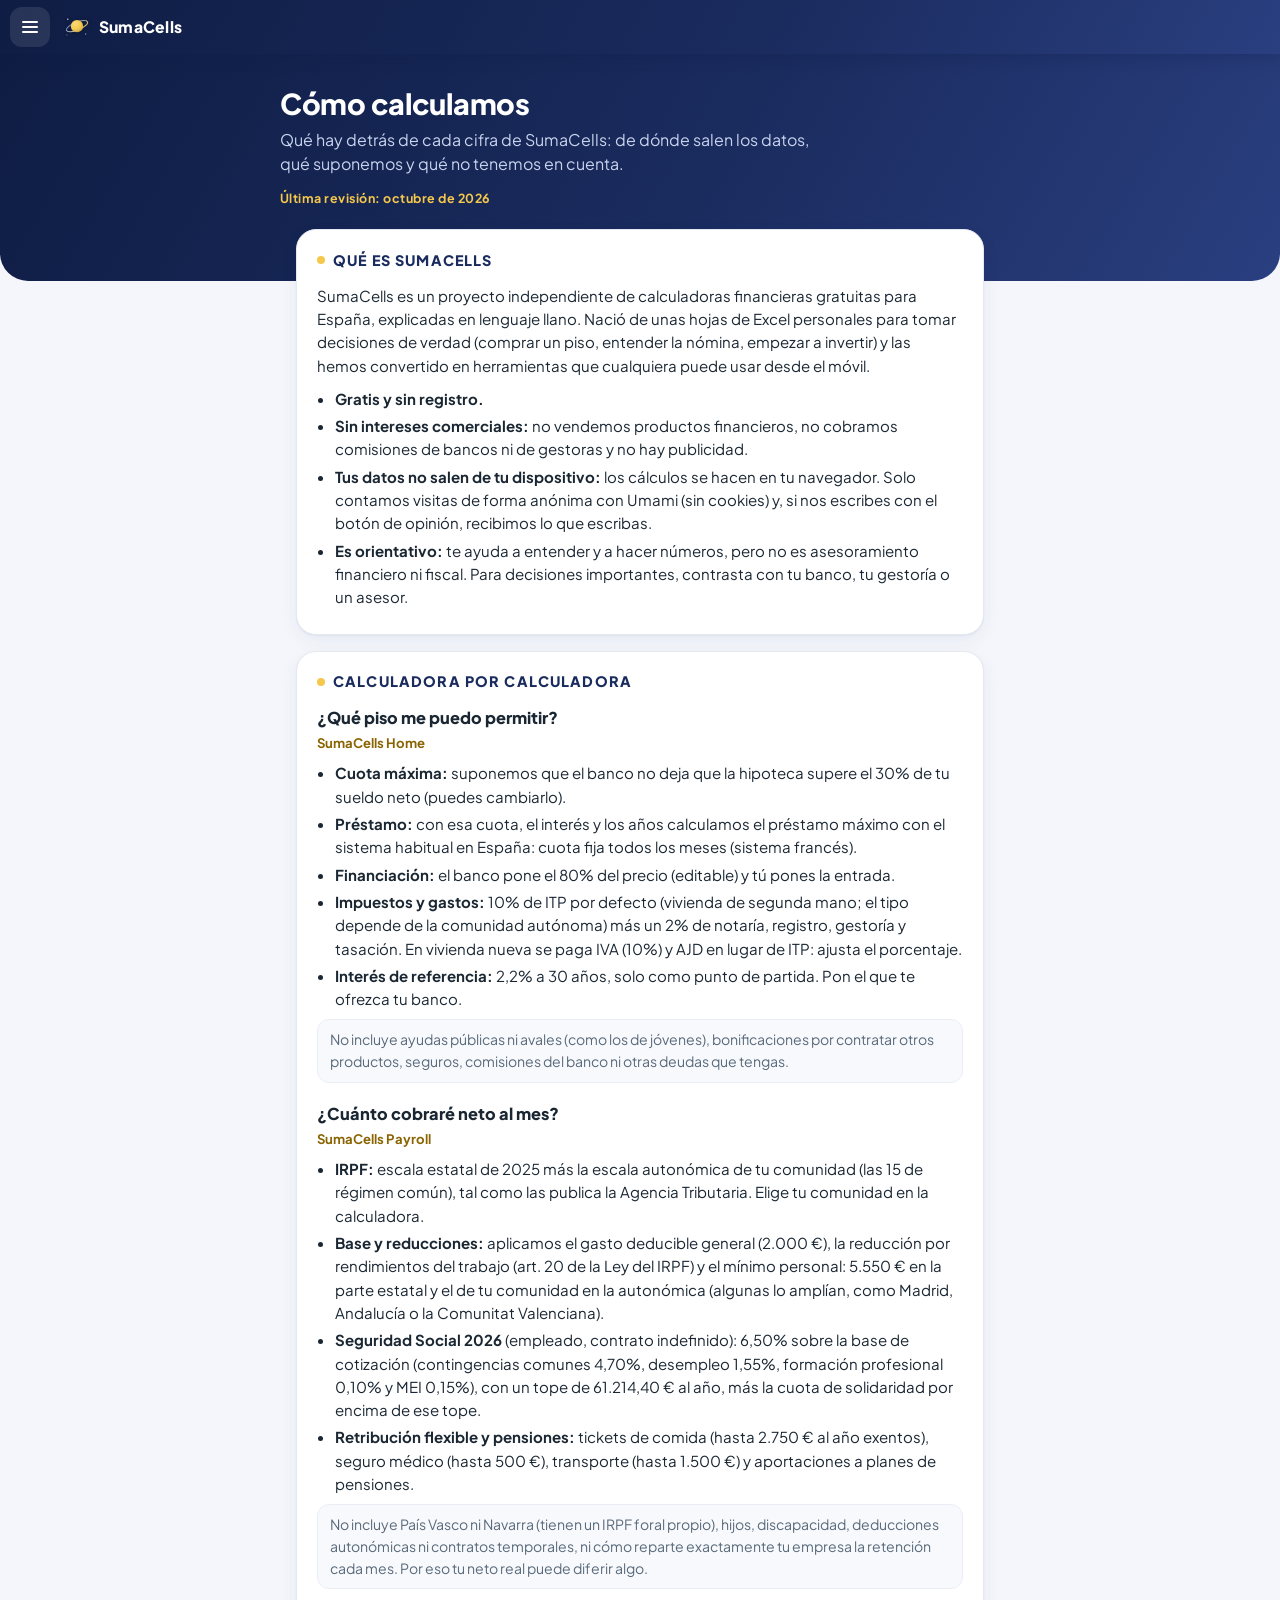
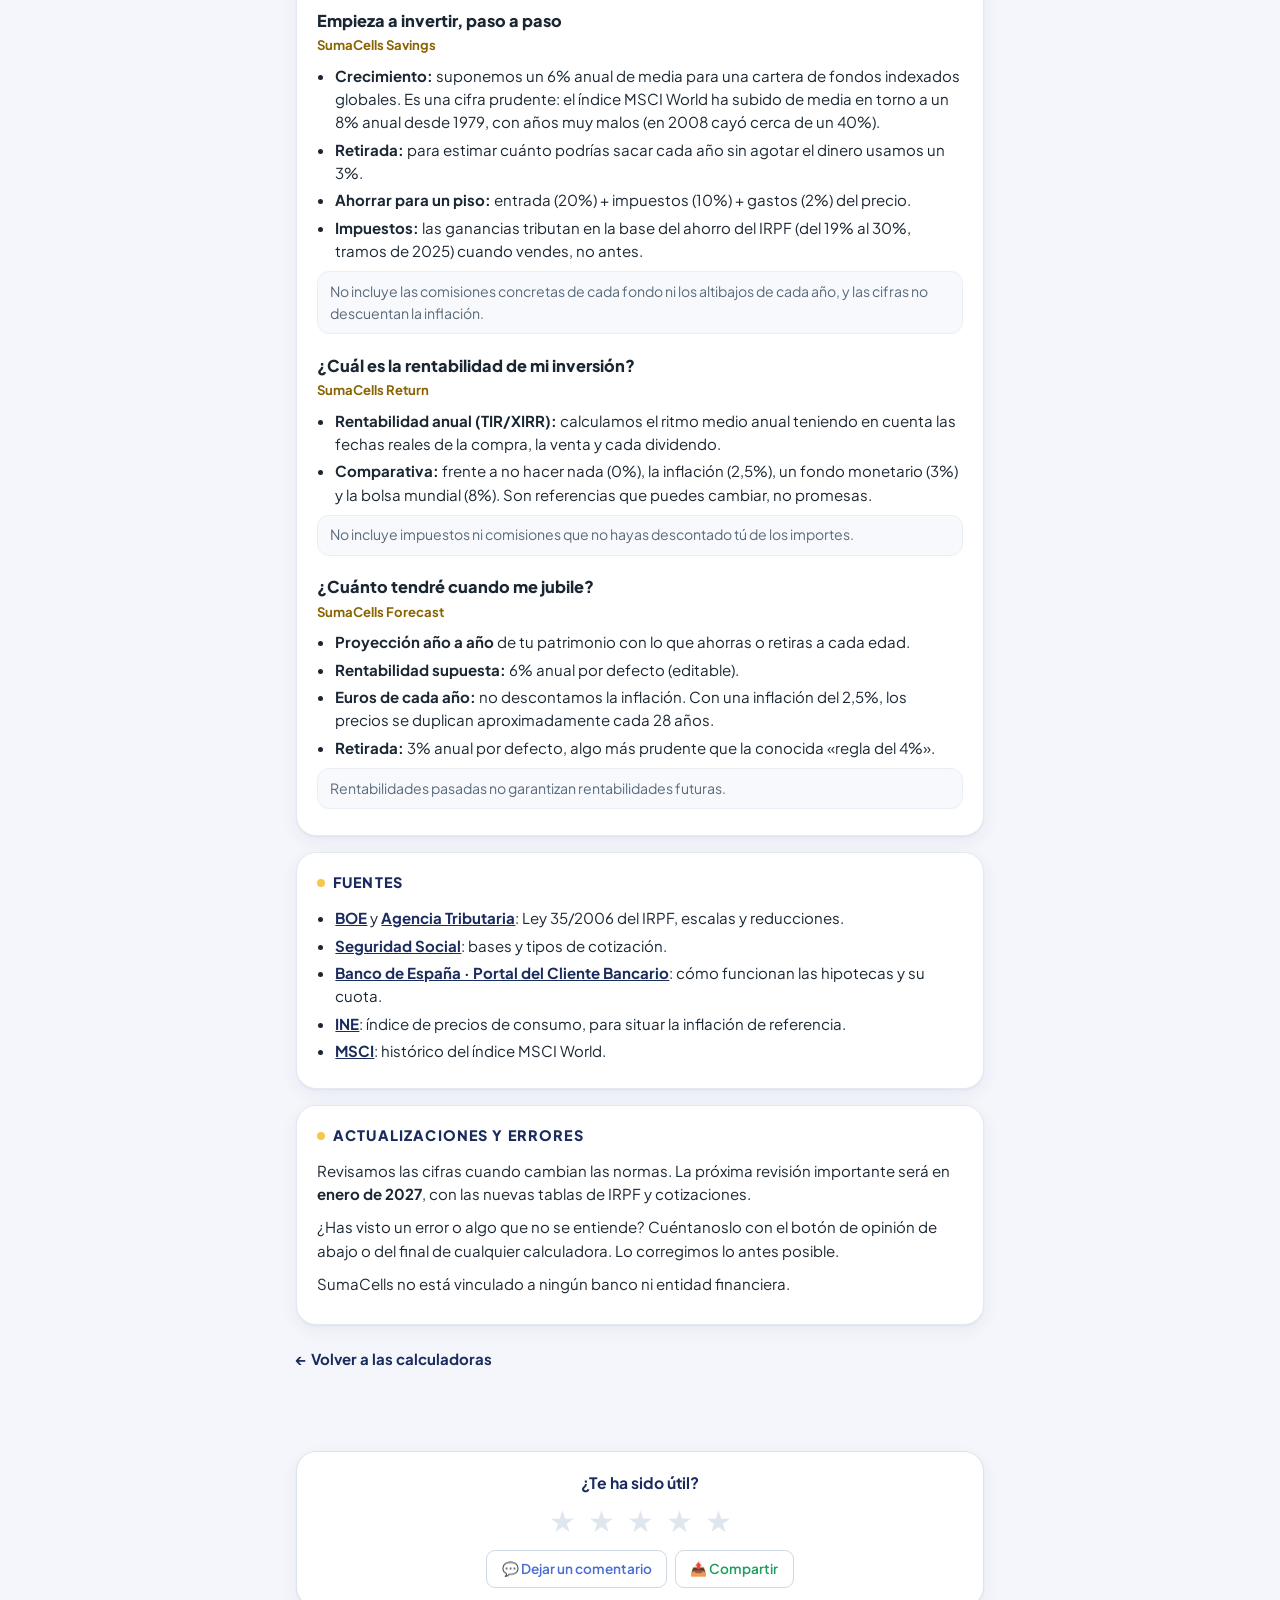
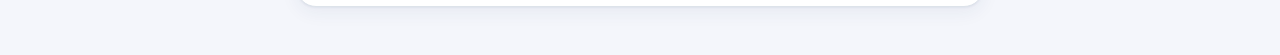
<file: como-calculamos/index.html>
<!DOCTYPE html>
<html lang="es">
<head>
<meta charset="UTF-8">
<meta name="viewport" content="width=device-width, initial-scale=1.0">
<title>Cómo calculamos: fuentes y supuestos · SumaCells</title>
<meta name="description" content="De dónde salen las cifras de SumaCells: tramos de IRPF, cotizaciones, hipotecas y supuestos de inversión, con sus fuentes oficiales y lo que no tenemos en cuenta.">

<!-- Favicon (planeta de la suite, SVG inline) -->
<link rel="icon" href="data:image/svg+xml,%3Csvg xmlns='http://www.w3.org/2000/svg' viewBox='0 0 64 64'%3E%3Ccircle cx='32' cy='30' r='15' fill='%23f5c84b'/%3E%3Cellipse cx='32' cy='34' rx='27' ry='9' fill='none' stroke='%237aa1ff' stroke-width='3' transform='rotate(-22 32 34)'/%3E%3C/svg%3E">

<!-- Open Graph / previsualización en redes y mensajería -->
<meta property="og:type" content="website">
<meta property="og:site_name" content="SumaCells">
<meta property="og:locale" content="es_ES">
<meta property="og:title" content="Cómo calculamos: fuentes y supuestos · SumaCells">
<meta property="og:description" content="Qué hay detrás de cada cifra de SumaCells: fuentes oficiales, supuestos y lo que no tenemos en cuenta.">
<meta property="og:url" content="https://sumacells.com/como-calculamos/">
<meta property="og:image" content="https://sumacells.com/og.jpg">
<meta property="og:image:type" content="image/jpeg">
<meta property="og:image:width" content="1200">
<meta property="og:image:height" content="630">
<meta property="og:image:alt" content="SumaCells — suite de calculadoras financieras">
<meta name="twitter:card" content="summary_large_image">
<meta name="twitter:title" content="Cómo calculamos: fuentes y supuestos · SumaCells">
<meta name="twitter:description" content="Qué hay detrás de cada cifra de SumaCells: fuentes oficiales, supuestos y lo que no tenemos en cuenta.">
<meta name="twitter:image" content="https://sumacells.com/og.jpg">

<link rel="canonical" href="https://sumacells.com/como-calculamos/">
<link rel="preconnect" href="https://fonts.googleapis.com">
<link rel="preconnect" href="https://fonts.gstatic.com" crossorigin>
<link rel="stylesheet" href="https://fonts.googleapis.com/css2?family=Plus+Jakarta+Sans:wght@400;500;600;700;800&display=swap">
<link rel="stylesheet" href="../shared/tokens.css">
<link rel="stylesheet" href="../shared/base.css">
<script src="../shared/brand.js"></script>
<script src="../shared/header.js" defer></script>
<script src="../shared/feedback.js" defer></script>
<script src="../shared/analytics.js" defer></script>
<style>
  /* Misma piel que el hub: franja navy + tarjetas blancas */
  body{background:var(--bg);-webkit-font-smoothing:antialiased}
  .band{background:var(--topbar-gradient);color:#fff;padding:1.6rem 1.25rem 4.2rem;border-radius:0 0 28px 28px}
  .band-in{max-width:720px;margin:0 auto}
  .band h1{font-weight:800;font-size:clamp(1.35rem,5vw,1.8rem);line-height:1.2;letter-spacing:-.01em;color:#fff;margin:0 0 .45rem}
  .band p{color:#c9d3ee;font-size:1rem;line-height:1.5;margin:0;max-width:560px}
  .band .rev{display:inline-block;margin-top:.8rem;font-size:.78rem;font-weight:700;letter-spacing:.04em;color:#f5c84b}
  .wrap{max-width:720px;margin:-3.2rem auto 0;padding:0 1rem 3rem;position:relative}
  .card{background:#fff;border:1px solid #e3e8f1;border-radius:20px;box-shadow:var(--shadow);padding:1.15rem 1.25rem 1.2rem;margin-bottom:1rem}
  .card h2{display:flex;align-items:center;gap:8px;font-size:.9rem;font-weight:800;letter-spacing:.08em;text-transform:uppercase;color:var(--primary);margin:0 0 .75rem}
  .card h2::before{content:"";width:8px;height:8px;border-radius:50%;background:var(--accent);flex-shrink:0}
  .card h3{font-size:1.02rem;font-weight:800;color:var(--text);margin:1.15rem 0 .1rem}
  .card h3:first-of-type{margin-top:.2rem}
  .card .q{font-size:.82rem;color:var(--text-muted);margin:0 0 .5rem}
  .card .q b{color:#8a6400}
  .card p,.card li{font-size:.94rem;line-height:1.55;color:var(--text)}
  .card p{margin:0 0 .6rem}
  .card ul{margin:0 0 .4rem;padding-left:1.15rem}
  .card li{margin:.25rem 0}
  .card li.no{list-style:none;margin-left:-1.15rem;padding:.55rem .75rem;background:#f7f9fd;border:1px solid #e9eef6;border-radius:12px;color:var(--text-muted);font-size:.88rem;margin-top:.55rem}
  .card a{color:var(--primary);font-weight:700}
  .card hr{border:0;border-top:1px solid #eef1f6;margin:1rem 0}
  .back{display:inline-flex;align-items:center;gap:6px;margin:.4rem 0 0;font-weight:700;color:var(--primary);text-decoration:none}
  .back:hover{text-decoration:underline}
  .foot{text-align:center;color:var(--text-muted);font-size:.8rem;margin:1.4rem 0 0}
  [data-lang]{display:none}
  [data-lang].on{display:block}
  @media(min-width:700px){.band{padding:2rem 1.5rem 4.5rem}}
</style>

<!-- Datos estructurados: página "sobre nosotros / metodología" -->
<script type="application/ld+json">
{
  "@context": "https://schema.org",
  "@type": "AboutPage",
  "name": "Cómo calculamos: fuentes y supuestos",
  "url": "https://sumacells.com/como-calculamos/",
  "inLanguage": "es-ES",
  "dateModified": "2026-10-12",
  "description": "Metodología, fuentes oficiales y supuestos de las calculadoras financieras de SumaCells.",
  "isPartOf": { "@type": "WebSite", "name": "SumaCells", "url": "https://sumacells.com/" },
  "publisher": { "@type": "Organization", "name": "SumaCells", "url": "https://sumacells.com/" }
}
</script>
</head>
<body>
<astro-header home></astro-header>
<script>document.addEventListener('astro-lang',function(e){ if(window.setLang) window.setLang(e.detail.lang); });</script>

<main>
<!-- ======================= ESPAÑOL ======================= -->
<div data-lang="es" class="on">
<div class="band"><div class="band-in">
  <h1>Cómo calculamos</h1>
  <p>Qué hay detrás de cada cifra de SumaCells: de dónde salen los datos, qué suponemos y qué no tenemos en cuenta.</p>
  <span class="rev">Última revisión: octubre de 2026</span>
</div></div>
<div class="wrap">

  <section class="card">
    <h2>Qué es SumaCells</h2>
    <p>SumaCells es un proyecto independiente de calculadoras financieras gratuitas para España, explicadas en lenguaje llano. Nació de unas hojas de Excel personales para tomar decisiones de verdad (comprar un piso, entender la nómina, empezar a invertir) y las hemos convertido en herramientas que cualquiera puede usar desde el móvil.</p>
    <ul>
      <li><b>Gratis y sin registro.</b></li>
      <li><b>Sin intereses comerciales:</b> no vendemos productos financieros, no cobramos comisiones de bancos ni de gestoras y no hay publicidad.</li>
      <li><b>Tus datos no salen de tu dispositivo:</b> los cálculos se hacen en tu navegador. Solo contamos visitas de forma anónima con Umami (sin cookies) y, si nos escribes con el botón de opinión, recibimos lo que escribas.</li>
      <li><b>Es orientativo:</b> te ayuda a entender y a hacer números, pero no es asesoramiento financiero ni fiscal. Para decisiones importantes, contrasta con tu banco, tu gestoría o un asesor.</li>
    </ul>
  </section>

  <section class="card">
    <h2>Calculadora por calculadora</h2>

    <h3>¿Qué piso me puedo permitir?</h3>
    <p class="q"><b>SumaCells Home</b></p>
    <ul>
      <li><b>Cuota máxima:</b> suponemos que el banco no deja que la hipoteca supere el 30% de tu sueldo neto (puedes cambiarlo).</li>
      <li><b>Préstamo:</b> con esa cuota, el interés y los años calculamos el préstamo máximo con el sistema habitual en España: cuota fija todos los meses (sistema francés).</li>
      <li><b>Financiación:</b> el banco pone el 80% del precio (editable) y tú pones la entrada.</li>
      <li><b>Impuestos y gastos:</b> 10% de ITP por defecto (vivienda de segunda mano; el tipo depende de la comunidad autónoma) más un 2% de notaría, registro, gestoría y tasación. En vivienda nueva se paga IVA (10%) y AJD en lugar de ITP: ajusta el porcentaje.</li>
      <li><b>Interés de referencia:</b> 2,2% a 30 años, solo como punto de partida. Pon el que te ofrezca tu banco.</li>
      <li class="no">No incluye ayudas públicas ni avales (como los de jóvenes), bonificaciones por contratar otros productos, seguros, comisiones del banco ni otras deudas que tengas.</li>
    </ul>

    <h3>¿Cuánto cobraré neto al mes?</h3>
    <p class="q"><b>SumaCells Payroll</b></p>
    <ul>
      <li><b>IRPF:</b> escala estatal de 2025 más la escala autonómica de tu comunidad (las 15 de régimen común), tal como las publica la Agencia Tributaria. Elige tu comunidad en la calculadora.</li>
      <li><b>Base y reducciones:</b> aplicamos el gasto deducible general (2.000 €), la reducción por rendimientos del trabajo (art. 20 de la Ley del IRPF) y el mínimo personal: 5.550 € en la parte estatal y el de tu comunidad en la autonómica (algunas lo amplían, como Madrid, Andalucía o la Comunitat Valenciana).</li>
      <li><b>Seguridad Social 2026</b> (empleado, contrato indefinido): 6,50% sobre la base de cotización (contingencias comunes 4,70%, desempleo 1,55%, formación profesional 0,10% y MEI 0,15%), con un tope de 61.214,40 € al año, más la cuota de solidaridad por encima de ese tope.</li>
      <li><b>Retribución flexible y pensiones:</b> tickets de comida (hasta 2.750 € al año exentos), seguro médico (hasta 500 €), transporte (hasta 1.500 €) y aportaciones a planes de pensiones.</li>
      <li class="no">No incluye País Vasco ni Navarra (tienen un IRPF foral propio), hijos, discapacidad, deducciones autonómicas ni contratos temporales, ni cómo reparte exactamente tu empresa la retención cada mes. Por eso tu neto real puede diferir algo.</li>
    </ul>

    <h3>Empieza a invertir, paso a paso</h3>
    <p class="q"><b>SumaCells Savings</b></p>
    <ul>
      <li><b>Crecimiento:</b> suponemos un 6% anual de media para una cartera de fondos indexados globales. Es una cifra prudente: el índice MSCI World ha subido de media en torno a un 8% anual desde 1979, con años muy malos (en 2008 cayó cerca de un 40%).</li>
      <li><b>Retirada:</b> para estimar cuánto podrías sacar cada año sin agotar el dinero usamos un 3%.</li>
      <li><b>Ahorrar para un piso:</b> entrada (20%) + impuestos (10%) + gastos (2%) del precio.</li>
      <li><b>Impuestos:</b> las ganancias tributan en la base del ahorro del IRPF (del 19% al 30%, tramos de 2025) cuando vendes, no antes.</li>
      <li class="no">No incluye las comisiones concretas de cada fondo ni los altibajos de cada año, y las cifras no descuentan la inflación.</li>
    </ul>

    <h3>¿Cuál es la rentabilidad de mi inversión?</h3>
    <p class="q"><b>SumaCells Return</b></p>
    <ul>
      <li><b>Rentabilidad anual (TIR/XIRR):</b> calculamos el ritmo medio anual teniendo en cuenta las fechas reales de la compra, la venta y cada dividendo.</li>
      <li><b>Comparativa:</b> frente a no hacer nada (0%), la inflación (2,5%), un fondo monetario (3%) y la bolsa mundial (8%). Son referencias que puedes cambiar, no promesas.</li>
      <li class="no">No incluye impuestos ni comisiones que no hayas descontado tú de los importes.</li>
    </ul>

    <h3>¿Cuánto tendré cuando me jubile?</h3>
    <p class="q"><b>SumaCells Forecast</b></p>
    <ul>
      <li><b>Proyección año a año</b> de tu patrimonio con lo que ahorras o retiras a cada edad.</li>
      <li><b>Rentabilidad supuesta:</b> 6% anual por defecto (editable).</li>
      <li><b>Euros de cada año:</b> no descontamos la inflación. Con una inflación del 2,5%, los precios se duplican aproximadamente cada 28 años.</li>
      <li><b>Retirada:</b> 3% anual por defecto, algo más prudente que la conocida «regla del 4%».</li>
      <li class="no">Rentabilidades pasadas no garantizan rentabilidades futuras.</li>
    </ul>
  </section>

  <section class="card">
    <h2>Fuentes</h2>
    <ul>
      <li><a href="https://www.boe.es/" rel="noopener" target="_blank">BOE</a> y <a href="https://sede.agenciatributaria.gob.es/" rel="noopener" target="_blank">Agencia Tributaria</a>: Ley 35/2006 del IRPF, escalas y reducciones.</li>
      <li><a href="https://www.seg-social.es/" rel="noopener" target="_blank">Seguridad Social</a>: bases y tipos de cotización.</li>
      <li><a href="https://clientebancario.bde.es/" rel="noopener" target="_blank">Banco de España · Portal del Cliente Bancario</a>: cómo funcionan las hipotecas y su cuota.</li>
      <li><a href="https://www.ine.es/" rel="noopener" target="_blank">INE</a>: índice de precios de consumo, para situar la inflación de referencia.</li>
      <li><a href="https://www.msci.com/" rel="noopener" target="_blank">MSCI</a>: histórico del índice MSCI World.</li>
    </ul>
  </section>

  <section class="card">
    <h2>Actualizaciones y errores</h2>
    <p>Revisamos las cifras cuando cambian las normas. La próxima revisión importante será en <b>enero de 2027</b>, con las nuevas tablas de IRPF y cotizaciones.</p>
    <p>¿Has visto un error o algo que no se entiende? Cuéntanoslo con el botón de opinión de abajo o del final de cualquier calculadora. Lo corregimos lo antes posible.</p>
    <p>SumaCells no está vinculado a ningún banco ni entidad financiera.</p>
  </section>

  <a class="back" href="../">← Volver a las calculadoras</a>
</div>
</div>

<!-- ======================= CATALÀ ======================= -->
<div data-lang="ca">
<div class="band"><div class="band-in">
  <h1>Com calculem</h1>
  <p>Què hi ha darrere de cada xifra de SumaCells: d’on surten les dades, què suposem i què no tenim en compte.</p>
  <span class="rev">Última revisió: octubre de 2026</span>
</div></div>
<div class="wrap">

  <section class="card">
    <h2>Què és SumaCells</h2>
    <p>SumaCells és un projecte independent de calculadores financeres gratuïtes per a Espanya, explicades en llenguatge planer. Va néixer d’uns fulls d’Excel personals per prendre decisions de debò (comprar un pis, entendre la nòmina, començar a invertir) i els hem convertit en eines que qualsevol pot fer servir des del mòbil.</p>
    <ul>
      <li><b>Gratis i sense registre.</b></li>
      <li><b>Sense interessos comercials:</b> no venem productes financers, no cobrem comissions de bancs ni de gestores i no hi ha publicitat.</li>
      <li><b>Les teves dades no surten del teu dispositiu:</b> els càlculs es fan al teu navegador. Només comptem visites de manera anònima amb Umami (sense galetes) i, si ens escrius amb el botó d’opinió, rebem el que escriguis.</li>
      <li><b>És orientatiu:</b> t’ajuda a entendre i a fer números, però no és assessorament financer ni fiscal. Per a decisions importants, contrasta-ho amb el teu banc, la teva gestoria o un assessor.</li>
    </ul>
  </section>

  <section class="card">
    <h2>Calculadora per calculadora</h2>

    <h3>Quin pis em puc permetre?</h3>
    <p class="q"><b>SumaCells Home</b></p>
    <ul>
      <li><b>Quota màxima:</b> suposem que el banc no deixa que la hipoteca superi el 30% del teu sou net (ho pots canviar).</li>
      <li><b>Préstec:</b> amb aquesta quota, l’interès i els anys calculem el préstec màxim amb el sistema habitual a Espanya: quota fixa cada mes (sistema francès).</li>
      <li><b>Finançament:</b> el banc posa el 80% del preu (editable) i tu poses l’entrada.</li>
      <li><b>Impostos i despeses:</b> 10% d’ITP per defecte (habitatge de segona mà; el tipus depèn de la comunitat autònoma) més un 2% de notaria, registre, gestoria i taxació. En habitatge nou es paga IVA (10%) i AJD en lloc d’ITP: ajusta el percentatge.</li>
      <li><b>Interès de referència:</b> 2,2% a 30 anys, només com a punt de partida. Posa el que t’ofereixi el teu banc.</li>
      <li class="no">No inclou ajuts públics ni avals (com els de joves), bonificacions per contractar altres productes, assegurances, comissions del banc ni altres deutes que tinguis.</li>
    </ul>

    <h3>Quant cobraré net cada mes?</h3>
    <p class="q"><b>SumaCells Payroll</b></p>
    <ul>
      <li><b>IRPF:</b> escala estatal de 2025 més l’escala autonòmica de la teva comunitat (les 15 de règim comú), tal com les publica l’Agència Tributària. Tria la teva comunitat a la calculadora.</li>
      <li><b>Base i reduccions:</b> apliquem la despesa deduïble general (2.000 €), la reducció per rendiments del treball (art. 20 de la Llei de l’IRPF) i el mínim personal: 5.550 € a la part estatal i el de la teva comunitat a l’autonòmica (algunes l’amplien, com Madrid, Andalusia o la Comunitat Valenciana).</li>
      <li><b>Seguretat Social 2026</b> (empleat, contracte indefinit): 6,50% sobre la base de cotització (contingències comunes 4,70%, atur 1,55%, formació professional 0,10% i MEI 0,15%), amb un topall de 61.214,40 € l’any, més la quota de solidaritat per sobre d’aquest topall.</li>
      <li><b>Retribució flexible i pensions:</b> tiquets de menjar (fins a 2.750 € l’any exempts), assegurança mèdica (fins a 500 €), transport (fins a 1.500 €) i aportacions a plans de pensions.</li>
      <li class="no">No inclou el País Basc ni Navarra (tenen un IRPF foral propi), fills, discapacitat, deduccions autonòmiques ni contractes temporals, ni com reparteix exactament la teva empresa la retenció cada mes. Per això el teu net real pot diferir una mica.</li>
    </ul>

    <h3>Comença a invertir, pas a pas</h3>
    <p class="q"><b>SumaCells Savings</b></p>
    <ul>
      <li><b>Creixement:</b> suposem un 6% anual de mitjana per a una cartera de fons indexats globals. És una xifra prudent: l’índex MSCI World ha pujat de mitjana al voltant d’un 8% anual des del 1979, amb anys molt dolents (el 2008 va caure prop d’un 40%).</li>
      <li><b>Retirada:</b> per estimar quant podries treure cada any sense esgotar els diners fem servir un 3%.</li>
      <li><b>Estalviar per a un pis:</b> entrada (20%) + impostos (10%) + despeses (2%) del preu.</li>
      <li><b>Impostos:</b> els guanys tributen a la base de l’estalvi de l’IRPF (del 19% al 30%, trams del 2025) quan vens, no abans.</li>
      <li class="no">No inclou les comissions concretes de cada fons ni els alts i baixos de cada any, i les xifres no descompten la inflació.</li>
    </ul>

    <h3>Quina és la rendibilitat de la meva inversió?</h3>
    <p class="q"><b>SumaCells Return</b></p>
    <ul>
      <li><b>Rendibilitat anual (TIR/XIRR):</b> calculem el ritme mitjà anual tenint en compte les dates reals de la compra, la venda i cada dividend.</li>
      <li><b>Comparativa:</b> davant de no fer res (0%), la inflació (2,5%), un fons monetari (3%) i la borsa mundial (8%). Són referències que pots canviar, no promeses.</li>
      <li class="no">No inclou impostos ni comissions que no hagis descomptat tu dels imports.</li>
    </ul>

    <h3>Quant tindré quan em jubili?</h3>
    <p class="q"><b>SumaCells Forecast</b></p>
    <ul>
      <li><b>Projecció any a any</b> del teu patrimoni amb el que estalvies o retires a cada edat.</li>
      <li><b>Rendibilitat suposada:</b> 6% anual per defecte (editable).</li>
      <li><b>Euros de cada any:</b> no descomptem la inflació. Amb una inflació del 2,5%, els preus es dupliquen aproximadament cada 28 anys.</li>
      <li><b>Retirada:</b> 3% anual per defecte, una mica més prudent que la coneguda «regla del 4%».</li>
      <li class="no">Rendibilitats passades no garanteixen rendibilitats futures.</li>
    </ul>
  </section>

  <section class="card">
    <h2>Fonts</h2>
    <ul>
      <li><a href="https://www.boe.es/" rel="noopener" target="_blank">BOE</a> i <a href="https://sede.agenciatributaria.gob.es/" rel="noopener" target="_blank">Agència Tributària</a>: Llei 35/2006 de l’IRPF, escales i reduccions.</li>
      <li><a href="https://www.seg-social.es/" rel="noopener" target="_blank">Seguretat Social</a>: bases i tipus de cotització.</li>
      <li><a href="https://clientebancario.bde.es/" rel="noopener" target="_blank">Banc d’Espanya · Portal del Client Bancari</a>: com funcionen les hipoteques i la seva quota.</li>
      <li><a href="https://www.ine.es/" rel="noopener" target="_blank">INE</a>: índex de preus de consum, per situar la inflació de referència.</li>
      <li><a href="https://www.msci.com/" rel="noopener" target="_blank">MSCI</a>: històric de l’índex MSCI World.</li>
    </ul>
  </section>

  <section class="card">
    <h2>Actualitzacions i errors</h2>
    <p>Revisem les xifres quan canvien les normes. La propera revisió important serà el <b>gener de 2027</b>, amb les noves taules d’IRPF i cotitzacions.</p>
    <p>Has vist un error o alguna cosa que no s’entén? Explica-ho amb el botó d’opinió de sota o del final de qualsevol calculadora. Ho corregirem al més aviat possible.</p>
    <p>SumaCells no està vinculat a cap banc ni entitat financera.</p>
  </section>

  <a class="back" href="../">← Tornar a les calculadores</a>
</div>
</div>

<!-- ======================= ENGLISH ======================= -->
<div data-lang="en">
<div class="band"><div class="band-in">
  <h1>How we calculate</h1>
  <p>What’s behind every SumaCells figure: where the data comes from, what we assume and what we leave out.</p>
  <span class="rev">Last reviewed: October 2026</span>
</div></div>
<div class="wrap">

  <section class="card">
    <h2>What SumaCells is</h2>
    <p>SumaCells is an independent project of free personal-finance calculators for Spain, explained in plain language. It started as a set of personal Excel sheets used to make real decisions (buying a home, understanding a payslip, starting to invest), which we turned into tools anyone can use from their phone.</p>
    <ul>
      <li><b>Free, no sign-up.</b></li>
      <li><b>No commercial interests:</b> we don’t sell financial products, we take no commissions from banks or fund managers, and there are no ads.</li>
      <li><b>Your data stays on your device:</b> calculations run in your browser. We only count visits anonymously with Umami (no cookies) and, if you write to us with the feedback button, we receive what you write.</li>
      <li><b>Guidance only:</b> it helps you understand and run the numbers, but it is not financial or tax advice. For important decisions, check with your bank, your accountant or an adviser.</li>
    </ul>
  </section>

  <section class="card">
    <h2>Calculator by calculator</h2>

    <h3>What home can I afford?</h3>
    <p class="q"><b>SumaCells Home</b></p>
    <ul>
      <li><b>Maximum payment:</b> we assume the bank won’t let the mortgage payment exceed 30% of your net salary (you can change it).</li>
      <li><b>Loan:</b> from that payment, the interest rate and the term we work out the maximum loan using the usual system in Spain: the same payment every month (French amortisation).</li>
      <li><b>Financing:</b> the bank lends 80% of the price (editable) and you pay the deposit.</li>
      <li><b>Taxes and costs:</b> 10% transfer tax (ITP) by default (resale homes; the rate depends on the region) plus 2% for notary, land registry, agency and valuation. New homes pay VAT (10%) and AJD instead of ITP: adjust the percentage.</li>
      <li><b>Reference interest rate:</b> 2.2% over 30 years, just as a starting point. Enter the one your bank offers.</li>
      <li class="no">It doesn’t include public aid or guarantees (such as those for young buyers), discounts for taking other products, insurance, bank fees or other debts you may have.</li>
    </ul>

    <h3>How much will I take home each month?</h3>
    <p class="q"><b>SumaCells Payroll</b></p>
    <ul>
      <li><b>Income tax (IRPF):</b> 2025 state scale plus your region’s scale (all 15 common-regime regions), as published by the Spanish Tax Agency. Pick your region in the calculator.</li>
      <li><b>Base and allowances:</b> we apply the general deductible expense (€2,000), the employment-income reduction (art. 20 of the IRPF Act) and the personal allowance: €5,550 for the state part and your region’s amount for the regional part (some regions raise it, such as Madrid, Andalusia or Valencia).</li>
      <li><b>Social Security 2026</b> (employee, permanent contract): 6.50% of the contribution base (common contingencies 4.70%, unemployment 1.55%, vocational training 0.10% and MEI 0.15%), capped at €61,214.40 a year, plus the solidarity contribution above that cap.</li>
      <li><b>Flexible pay and pensions:</b> meal vouchers (up to €2,750 a year tax-free), health insurance (up to €500), transport (up to €1,500) and pension-plan contributions.</li>
      <li class="no">It doesn’t include the Basque Country or Navarre (they have their own tax system), children, disability, regional tax credits or temporary contracts, nor exactly how your employer spreads the withholding across the year. That’s why your actual net pay may differ slightly.</li>
    </ul>

    <h3>Start investing, step by step</h3>
    <p class="q"><b>SumaCells Savings</b></p>
    <ul>
      <li><b>Growth:</b> we assume 6% a year on average for a portfolio of global index funds. It’s a cautious figure: the MSCI World index has risen around 8% a year on average since 1979, with some very bad years (in 2008 it fell almost 40%).</li>
      <li><b>Withdrawals:</b> to estimate how much you could take out each year without running out, we use 3%.</li>
      <li><b>Saving for a home:</b> deposit (20%) + taxes (10%) + costs (2%) of the price.</li>
      <li><b>Taxes:</b> gains are taxed in the IRPF savings base (19% to 30%, 2025 brackets) when you sell, not before.</li>
      <li class="no">It doesn’t include each fund’s specific fees or year-to-year swings, and figures are not adjusted for inflation.</li>
    </ul>

    <h3>What’s the return on my investment?</h3>
    <p class="q"><b>SumaCells Return</b></p>
    <ul>
      <li><b>Annual return (IRR/XIRR):</b> we work out the average yearly pace using the actual dates of the purchase, the sale and each dividend.</li>
      <li><b>Comparison:</b> against doing nothing (0%), inflation (2.5%), a money-market fund (3%) and the global stock market (8%). They’re editable references, not promises.</li>
      <li class="no">It doesn’t include taxes or fees you haven’t already deducted from the amounts.</li>
    </ul>

    <h3>How much will I have when I retire?</h3>
    <p class="q"><b>SumaCells Forecast</b></p>
    <ul>
      <li><b>Year-by-year projection</b> of your wealth based on what you save or withdraw at each age.</li>
      <li><b>Assumed return:</b> 6% a year by default (editable).</li>
      <li><b>Euros of each year:</b> we don’t adjust for inflation. With 2.5% inflation, prices roughly double every 28 years.</li>
      <li><b>Withdrawals:</b> 3% a year by default, a bit more cautious than the well-known “4% rule”.</li>
      <li class="no">Past returns don’t guarantee future returns.</li>
    </ul>
  </section>

  <section class="card">
    <h2>Sources</h2>
    <ul>
      <li><a href="https://www.boe.es/" rel="noopener" target="_blank">BOE</a> and the <a href="https://sede.agenciatributaria.gob.es/" rel="noopener" target="_blank">Spanish Tax Agency</a>: IRPF Act 35/2006, tax scales and allowances.</li>
      <li><a href="https://www.seg-social.es/" rel="noopener" target="_blank">Social Security</a>: contribution bases and rates.</li>
      <li><a href="https://clientebancario.bde.es/" rel="noopener" target="_blank">Bank of Spain · Bank Customer Portal</a>: how mortgages and their payments work.</li>
      <li><a href="https://www.ine.es/" rel="noopener" target="_blank">INE</a>: consumer price index, to set the reference inflation.</li>
      <li><a href="https://www.msci.com/" rel="noopener" target="_blank">MSCI</a>: MSCI World index history.</li>
    </ul>
  </section>

  <section class="card">
    <h2>Updates and mistakes</h2>
    <p>We review the figures when the rules change. The next major review will be in <b>January 2027</b>, with the new income-tax and contribution tables.</p>
    <p>Spotted a mistake or something unclear? Tell us with the feedback button below or at the end of any calculator. We’ll fix it as soon as we can.</p>
    <p>SumaCells is not affiliated with any bank or financial institution.</p>
  </section>

  <a class="back" href="../">← Back to the calculators</a>
</div>
</div>

</main>

<div class="wrap" style="margin-top:0">
  <astro-feedback></astro-feedback>
</div>

<script>
  var TITLES = {
    es: "Cómo calculamos: fuentes y supuestos · SumaCells",
    ca: "Com calculem: fonts i supòsits · SumaCells",
    en: "How we calculate: sources and assumptions · SumaCells"
  };
  window.setLang = function (l) {
    if (!TITLES[l]) l = "es";
    document.documentElement.lang = l;
    document.title = TITLES[l];
    document.querySelectorAll("[data-lang]").forEach(function (el) {
      el.classList.toggle("on", el.getAttribute("data-lang") === l);
    });
  };
</script>
</body>
</html>
</file>
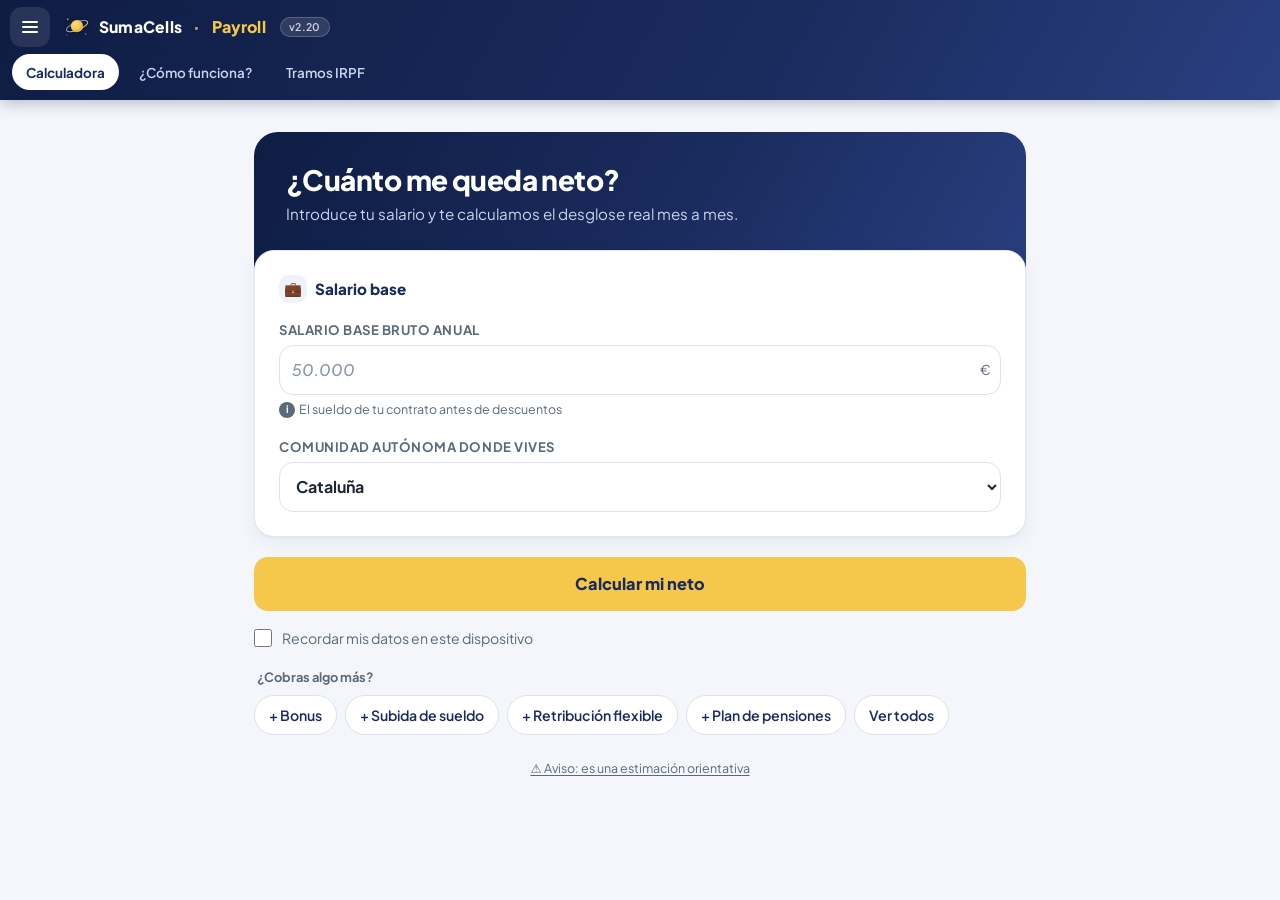
<file: nomina/index.html>
<!DOCTYPE html>
<html lang="es">
<head>
<meta charset="UTF-8">
<meta name="viewport" content="width=device-width, initial-scale=1.0">
<title>Calculadora de IRPF y nómina 2026 · SumaCells Payroll</title>
<meta name="description" content="Calcula tu sueldo neto e IRPF en España mes a mes: bonus, plan de pensiones, tickets restaurante y retribución flexible. Al instante y sin registro.">

<!-- Favicon (planeta de la suite, SVG inline) -->
<link rel="icon" href="data:image/svg+xml,%3Csvg xmlns='http://www.w3.org/2000/svg' viewBox='0 0 64 64'%3E%3Ccircle cx='32' cy='30' r='15' fill='%23f5c84b'/%3E%3Ctext x='32' y='37' text-anchor='middle' font-family='sans-serif' font-weight='800' font-size='18' fill='%231a2b5e'%3E%E2%82%AC%3C/text%3E%3Cellipse cx='32' cy='34' rx='27' ry='9' fill='none' stroke='%237aa1ff' stroke-width='3' transform='rotate(-22 32 34)'/%3E%3C/svg%3E">

<!-- Open Graph / previsualización en redes y mensajería -->
<meta property="og:type" content="website">
<meta property="og:site_name" content="SumaCells">
<meta property="og:locale" content="es_ES">
<meta property="og:title" content="Calculadora de IRPF y nómina 2026 · SumaCells Payroll">
<meta property="og:description" content="Introduce tu salario y calculamos el desglose real mes a mes: sueldo neto, IRPF, Seguridad Social, bonus, plan de pensiones y retribución flexible.">
<meta property="og:url" content="https://sumacells.com/nomina/">
<meta property="og:image" content="https://sumacells.com/nomina/og.jpg">
<meta property="og:image:type" content="image/jpeg">
<meta property="og:image:width" content="1200">
<meta property="og:image:height" content="630">
<meta property="og:image:alt" content="SumaCells Payroll — calculadora de nómina e IRPF en España">
<meta name="twitter:card" content="summary_large_image">
<meta name="twitter:title" content="Calculadora de IRPF y nómina 2026 · SumaCells Payroll">
<meta name="twitter:description" content="Tu sueldo neto e IRPF mes a mes, con bonus, plan de pensiones y retribución flexible.">
<meta name="twitter:image" content="https://sumacells.com/nomina/og.jpg">

<link rel="canonical" href="https://sumacells.com/nomina/">
<link rel="preconnect" href="https://fonts.googleapis.com">
<link rel="preconnect" href="https://fonts.gstatic.com" crossorigin>
<link rel="stylesheet" href="https://fonts.googleapis.com/css2?family=Plus+Jakarta+Sans:wght@400;500;600;700;800&display=swap">
<style>
  :root {
    --primary: #1a2b5e;
    --secondary: #4a6dd1;
    --accent: #f5c84b;
    --bg: #f4f6fb;
    --surface: #ffffff;
    --surface2: #f0f4f8;
    --border: #dde3ea;
    --text: #1a2733;
    --text-muted: #5a6a7a;
    --danger: #e74c3c;
    --danger-bg: #fdf0ee;
    --success: #27ae60;
    --success-bg: #edfaf2;
    --warning: #e67e22;
    --warning-bg: #fef6ee;
    --radius: 10px;
    --radius-lg: 14px;
    --shadow: 0 2px 12px rgba(26,60,94,0.08);
    --shadow-lg: 0 4px 24px rgba(26,60,94,0.13);
  }
  * { box-sizing: border-box; margin: 0; padding: 0; }
  html { -webkit-text-size-adjust: 100%; text-size-adjust: 100%; }
  body { font-family: 'Segoe UI', system-ui, sans-serif; background: var(--bg); color: var(--text); font-size: 15px; line-height: 1.6; overflow-x: hidden; }
  a { color: var(--secondary); }

  /* NAV */
  .topbar { background: linear-gradient(120deg, #0f1d44 0%, #1a2b5e 55%, #2a3f80 100%); color: #fff; padding: 0 1.5rem; display: flex; align-items: center; justify-content: space-between; height: 60px; position: sticky; top: 0; z-index: 100; box-shadow: 0 2px 12px rgba(0,0,0,0.25); }
  .topbar-brand { font-weight: 700; font-size: 1.05rem; letter-spacing: 0.01em; display: flex; align-items: center; gap: 10px; }
  .topbar-brand .logo { width: 34px; height: 34px; flex-shrink: 0; filter: drop-shadow(0 1px 2px rgba(0,0,0,0.3)); }
  .topbar-brand .brand-text { display: flex; flex-direction: column; line-height: 1.15; }
  .topbar-brand .brand-text .name { font-weight: 800; letter-spacing: 0.02em; }
  .topbar-brand .brand-text .name .accent { color: var(--accent); }
  .topbar-brand .brand-text .ver { font-size: 0.7rem; opacity: 0.75; font-weight: 500; letter-spacing: 0.05em; }
  .nav-links { display: flex; gap: 4px; }
  .nav-btn { background: none; border: none; color: rgba(255,255,255,0.75); padding: 6px 14px; border-radius: 6px; cursor: pointer; font-size: 0.875rem; transition: all 0.15s; }
  .nav-btn:hover, .nav-btn.active { background: rgba(255,255,255,0.15); color: #fff; }
  .lang-sel { display: flex; gap: 4px; }
  .lang-btn { background: rgba(255,255,255,0.1); border: 1px solid rgba(255,255,255,0.2); color: rgba(255,255,255,0.8); padding: 4px 10px; border-radius: 5px; cursor: pointer; font-size: 0.8rem; transition: all 0.15s; }
  .lang-btn.active { background: rgba(255,255,255,0.25); color: #fff; border-color: rgba(255,255,255,0.4); }
  .topbar-right { display: flex; align-items: center; gap: 12px; }

  /* LAYOUT */
  .page { display: none; max-width: 820px; margin: 0 auto; padding: 2rem 1.5rem 4rem; }
  .page.active { display: block; }

  /* CARDS */
  .card { background: var(--surface); border: 1px solid var(--border); border-radius: var(--radius-lg); padding: 1.4rem 1.5rem; margin-bottom: 1.25rem; box-shadow: var(--shadow); }
  .card-title { font-size: 0.95rem; font-weight: 700; color: var(--primary); margin-bottom: 1rem; display: flex; align-items: center; gap: 8px; }
  .card-title .icon { width: 28px; height: 28px; background: var(--bg); border-radius: 7px; display: flex; align-items: center; justify-content: center; font-size: 0.9rem; flex-shrink: 0; }

  /* FORM */
  .field { margin-bottom: 1rem; }
  .field label { display: block; font-size: 0.82rem; font-weight: 600; color: var(--text-muted); margin-bottom: 5px; text-transform: uppercase; letter-spacing: 0.04em; }
  .field-row { display: flex; gap: 12px; align-items: flex-end; }
  .field-row .field { flex: 1; margin-bottom: 0; }
  .input-wrap { position: relative; }
  .input-wrap .unit { position: absolute; right: 10px; top: 50%; transform: translateY(-50%); color: var(--text-muted); font-size: 0.85rem; pointer-events: none; }
  input[type="number"], input[type="text"], select { width: 100%; padding: 9px 12px; border: 1.5px solid var(--border); border-radius: 8px; font-size: 0.95rem; background: var(--surface); color: var(--text); outline: none; transition: border-color 0.15s; }
  input[type="number"]:focus, select:focus { border-color: var(--secondary); }
  input[type="number"].error { border-color: var(--danger); }
  .field-help { font-size: 0.78rem; color: var(--text-muted); margin-top: 4px; }
  .field-error { font-size: 0.78rem; color: var(--danger); margin-top: 4px; display: none; }
  .field-error.show { display: block; }
  .badge-pct { background: var(--secondary); color: #fff; font-size: 0.78rem; font-weight: 700; padding: 3px 9px; border-radius: 20px; white-space: nowrap; }
  .badge-pct.green { background: var(--success); }
  .badge-pct.orange { background: var(--warning); }

  /* TOGGLE ROW */
  .toggle-row { display: flex; align-items: center; justify-content: space-between; gap: 12px; margin-bottom: 0; }
  .toggle-label { font-size: 0.9rem; font-weight: 600; color: var(--text); }
  .toggle-sub { font-size: 0.78rem; color: var(--text-muted); margin-top: 2px; }
  .toggle { position: relative; width: 44px; height: 24px; flex-shrink: 0; }
  .toggle input { opacity: 0; width: 0; height: 0; }
  .toggle-slider { position: absolute; inset: 0; background: var(--border); border-radius: 24px; cursor: pointer; transition: background 0.2s; }
  .toggle-slider:before { content: ''; position: absolute; width: 18px; height: 18px; left: 3px; top: 3px; background: #fff; border-radius: 50%; transition: transform 0.2s; }
  .toggle input:checked + .toggle-slider { background: var(--secondary); }
  .toggle input:checked + .toggle-slider:before { transform: translateX(20px); }
  .toggle-content { margin-top: 1rem; padding-top: 1rem; border-top: 1px dashed var(--border); display: none; }
  .toggle-content.open { display: block; }

  /* RADIO OPTIONS */
  .radio-group { display: flex; gap: 8px; margin-bottom: 0.75rem; flex-wrap: wrap; }
  .radio-opt { flex: 1; min-width: 140px; }
  .radio-opt input { display: none; }
  .radio-opt label { display: block; border: 1.5px solid var(--border); border-radius: 8px; padding: 8px 12px; font-size: 0.82rem; cursor: pointer; transition: all 0.15s; text-align: center; }
  .radio-opt input:checked + label { border-color: var(--secondary); background: #eaf4fb; color: var(--secondary); font-weight: 600; }

  /* TOOLTIP */
  .tooltip-wrap { display: inline-flex; align-items: center; gap: 4px; }
  .info-icon { display: inline-flex; align-items: center; justify-content: center; width: 16px; height: 16px; border-radius: 50%; background: var(--text-muted); color: #fff; font-size: 0.65rem; font-weight: 700; cursor: help; flex-shrink: 0; position: relative; }
  .info-icon:hover .tooltip-box, .info-icon.show .tooltip-box { display: block; }
  /* Tabla mes a mes: neto justo tras el mes, cifras alineadas a la derecha */
  .rtable-net th:not(:first-child), .rtable-net td:not(:first-child) { text-align: right; }
  .rtable-net .net-col { font-weight: 700; }
  .page-head { margin-bottom: 1.5rem; }
  .tooltip-box { display: none; position: absolute; bottom: 100%; left: 50%; transform: translateX(-50%); background: var(--primary); color: #fff; font-size: 0.75rem; line-height: 1.4; padding: 8px 12px; border-radius: 8px; width: 220px; z-index: 200; margin-bottom: 6px; font-weight: 400; white-space: normal; pointer-events: none; box-shadow: var(--shadow-lg); }
  .tooltip-box::after { content: ''; position: absolute; top: 100%; left: 50%; transform: translateX(-50%); border: 5px solid transparent; border-top-color: var(--primary); }

  /* SECTION SELECTOR */
  .sel-group { display: flex; gap: 8px; margin-bottom: 0.75rem; }
  .sel-group select { flex: 1; }

  /* BUTTONS */
  .btn { display: inline-flex; align-items: center; gap: 6px; padding: 10px 22px; border-radius: 8px; font-size: 0.9rem; font-weight: 600; cursor: pointer; transition: all 0.15s; border: none; }
  .btn-primary { background: var(--primary); color: #fff; }
  .btn-primary:hover { background: #142e49; }
  .btn-secondary { background: var(--surface); color: var(--primary); border: 1.5px solid var(--border); }
  .btn-secondary:hover { background: var(--bg); }
  .btn-row { display: flex; gap: 10px; flex-wrap: wrap; }
  .btn-full { width: 100%; justify-content: center; padding: 13px; font-size: 1rem; }

  /* RESULTS */
  #results { display: none; margin-top: 2rem; }

  /* Toggle "Añadir complementos" (patrón gancho) */
  .more-toggle { display: flex; align-items: center; justify-content: center; gap: 8px; width: 100%; background: none; border: 1.5px dashed var(--border); color: var(--secondary); font-family: inherit; font-weight: 600; font-size: 0.88rem; padding: 0.7rem 1rem; border-radius: 10px; cursor: pointer; transition: background 0.15s, border-color 0.15s; margin-bottom: 1.5rem; }
  .more-toggle:hover { background: var(--bg); border-color: var(--secondary); }
  .more-toggle .mt-chev { font-size: 0.7rem; transition: transform 0.2s; }
  .more-toggle.open .mt-chev { transform: rotate(180deg); }
  .result-hero { background: linear-gradient(135deg, var(--primary) 0%, #2563a8 100%); color: #fff; border-radius: var(--radius-lg); padding: 1.75rem; margin-bottom: 1.25rem; }
  .result-hero h2 { font-size: 1rem; opacity: 0.8; margin-bottom: 1rem; }
  .suite-link { display: flex; align-items: center; gap: 0.5rem; padding: 0.7rem 0.2rem; color: var(--secondary); text-decoration: none; font-weight: 600; font-size: 0.9rem; border-bottom: 1px solid var(--border); }
  .suite-link:last-child { border-bottom: none; }
  .suite-link:hover { color: var(--primary); }
  .suite-link .arr { margin-left: auto; font-weight: 800; }
  .hero-grid { display: grid; grid-template-columns: repeat(auto-fit, minmax(140px, 1fr)); gap: 1rem; }
  .hero-stat { text-align: center; }
  .hero-stat .val { font-size: 1.6rem; font-weight: 700; }
  .hero-stat .lbl { font-size: 0.75rem; opacity: 0.75; margin-top: 2px; }

  /* RESULT TABLE */
  .rtable { width: 100%; border-collapse: collapse; font-size: 0.88rem; }
  .rtable th { text-align: left; padding: 7px 10px; font-size: 0.75rem; text-transform: uppercase; letter-spacing: 0.04em; color: var(--text-muted); border-bottom: 2px solid var(--border); }
  .rtable td { padding: 7px 10px; border-bottom: 1px solid var(--border); white-space: nowrap; }
  .rtable td:first-child { white-space: normal; }
  .rtable tr:last-child td { border-bottom: none; }
  .rtable .total-row td { font-weight: 700; color: var(--primary); border-top: 2px solid var(--border); border-bottom: none; }
  .rtable .deduct td { color: var(--danger); }
  .rtable .positive td { color: var(--success); }
  .rtable .sep-row td { padding: 4px 10px; background: var(--bg); font-size: 0.75rem; font-weight: 700; text-transform: uppercase; letter-spacing: 0.05em; color: var(--text-muted); }
  .rtable .highlight-row { background: #fff8e7; }
  .rtable .subida-row { background: #edf7ff; }
  .rtable td:last-child { text-align: right; }
  .rtable th:last-child { text-align: right; }
  .amount-neg { color: var(--danger); }
  .amount-pos { color: var(--success); }
  .amount-neutral { color: var(--text); }

  /* MONTHLY TABLE */
  .monthly-wrap { overflow-x: auto; }
  .month-badge { font-size: 0.7rem; padding: 2px 7px; border-radius: 10px; font-weight: 600; display: inline-block; margin-left: 5px; }
  .badge-bonus { background: #fff3cd; color: #856404; }
  .badge-raise { background: #d1ecf1; color: #0c5460; }

  /* COLLAPSIBLE */
  .collapsible-trigger { display: flex; align-items: center; justify-content: space-between; cursor: pointer; padding: 10px 0; border-top: 1px dashed var(--border); margin-top: 1rem; font-size: 0.83rem; color: var(--secondary); font-weight: 600; user-select: none; }
  .collapsible-trigger .arrow { transition: transform 0.2s; font-size: 0.75rem; }
  .collapsible-trigger.open .arrow { transform: rotate(180deg); }
  .collapsible-body { display: none; padding-top: 1rem; font-size: 0.85rem; color: var(--text-muted); line-height: 1.7; }
  .collapsible-body.open { display: block; }

  /* DISCLAIMER */
  .disclaimer { background: #fff8e7; border: 1px solid #f0d070; border-radius: var(--radius); padding: 1rem 1.25rem; margin-top: 2rem; font-size: 0.82rem; color: #6b5300; }
  /* Enlace al aviso desde la pantalla de entrada (los avisos viven abajo) */
  .notice-row { text-align: center; margin: .9rem 0 .2rem; }
  .notice-link { background: none; border: none; padding: 0; font: inherit; font-size: .78rem; color: var(--text-muted);
    text-decoration: underline; text-underline-offset: 2px; cursor: pointer; }
  .notice-link:hover { color: var(--primary); }
  .disclaimer strong { color: #5a4400; }
  .llm-note { background: #eaf4fb; border: 1px solid #b3d7f0; border-radius: var(--radius); padding: 1rem 1.25rem; margin-top: 0.75rem; font-size: 0.82rem; color: #0d4a6e; }
  .privacy-note { background: #edfaf2; border: 1px solid #a7d8bd; border-radius: var(--radius); padding: 1rem 1.25rem; margin-top: 0.75rem; font-size: 0.82rem; color: #114b2a; }
  .privacy-note strong { color: #0c3a20; }

  /* HOW IT WORKS */
  .edu-block { margin-bottom: 1.25rem; }
  .edu-trigger { display: flex; align-items: center; justify-content: space-between; background: var(--surface); border: 1px solid var(--border); border-radius: var(--radius); padding: 1rem 1.25rem; cursor: pointer; font-weight: 600; font-size: 0.95rem; transition: background 0.15s; }
  .edu-trigger:hover { background: var(--bg); }
  .edu-body { display: none; background: var(--surface); border: 1px solid var(--border); border-top: none; border-radius: 0 0 var(--radius) var(--radius); padding: 1.25rem; font-size: 0.88rem; line-height: 1.75; color: var(--text); }
  .edu-body.open { display: block; }
  .edu-body p { margin-bottom: 0.75rem; }
  .edu-body p:last-child { margin-bottom: 0; }
  .edu-body .example-box { background: var(--bg); border-radius: 8px; padding: 1rem; margin-top: 0.75rem; font-size: 0.83rem; }
  .edu-body table { width: 100%; border-collapse: collapse; margin-top: 0.75rem; font-size: 0.83rem; }
  .edu-body table th { background: var(--bg); padding: 6px 10px; text-align: left; font-size: 0.75rem; text-transform: uppercase; letter-spacing: 0.04em; color: var(--text-muted); }
  .edu-body table td { padding: 6px 10px; border-bottom: 1px solid var(--border); }

  /* TRAMOS TABLE */
  .tramos-table { width: 100%; border-collapse: collapse; font-size: 0.88rem; }
  .tramos-table th { background: var(--primary); color: #fff; padding: 10px 14px; text-align: left; font-size: 0.8rem; }
  .tramos-table td { padding: 10px 14px; border-bottom: 1px solid var(--border); }
  .tramos-table tr:last-child td { border-bottom: none; }
  .tramos-table tr:nth-child(even) { background: var(--bg); }
  .tramo-pct { font-weight: 700; color: var(--primary); }
  .tramo-bar-wrap { height: 8px; background: var(--border); border-radius: 4px; margin-top: 3px; }
  .tramo-bar { height: 8px; border-radius: 4px; background: var(--secondary); }

  /* INTERACTIVE TRAMO EXAMPLE */
  .tramo-example { background: var(--surface); border: 1px solid var(--border); border-radius: var(--radius-lg); padding: 1.5rem; margin-top: 1.5rem; }
  .tramo-example h3 { font-size: 1rem; font-weight: 700; color: var(--primary); margin-bottom: 6px; display: flex; align-items: center; gap: 8px; }
  .tramo-example h3::before { content: '🧮'; font-size: 1.1rem; }
  .tramo-example .tramo-intro { font-size: 0.85rem; color: var(--text-muted); margin-bottom: 1.1rem; line-height: 1.5; }
  /* Stacked bar — cómo se divide la base entre los tramos */
  .tramo-stack-wrap { margin: 0.5rem 0 1.25rem; }
  .tramo-stack-label { font-size: 0.78rem; color: var(--text-muted); margin-bottom: 6px; font-weight: 600; }
  .tramo-stack { display: flex; height: 22px; border-radius: 6px; overflow: hidden; box-shadow: inset 0 0 0 1px var(--border); }
  .tramo-stack-seg { height: 100%; display: flex; align-items: center; justify-content: center; font-size: 0.7rem; font-weight: 700; color: #fff; min-width: 0; overflow: hidden; white-space: nowrap; text-shadow: 0 1px 2px rgba(0,0,0,0.18); }
  .tramo-stack-legend { display: flex; flex-wrap: wrap; gap: 8px 14px; margin-top: 8px; font-size: 0.74rem; color: var(--text-muted); }
  .tramo-stack-legend .lg-dot { display: inline-block; width: 9px; height: 9px; border-radius: 2px; margin-right: 5px; vertical-align: middle; }
  /* Tabla por tramo — versión mejorada */
  .tramo-detail-wrap { margin-top: 1rem; overflow-x: auto; -webkit-overflow-scrolling: touch; }
  .tramo-detail-table { width: 100%; border-collapse: collapse; font-size: 0.84rem; }
  .tramo-detail-table th { text-align: left; padding: 8px 10px; font-size: 0.72rem; text-transform: uppercase; letter-spacing: 0.04em; color: var(--text-muted); background: var(--bg); border-bottom: 1px solid var(--border); white-space: nowrap; }
  .tramo-detail-table td { padding: 8px 10px; border-bottom: 1px solid var(--border); white-space: nowrap; }
  .tramo-detail-table tr:last-child td { border-bottom: none; }
  .tramo-detail-table .row-color { display: inline-block; width: 8px; height: 8px; border-radius: 2px; margin-right: 6px; vertical-align: middle; flex-shrink: 0; }
  .tramo-detail-table .col-cuota { text-align: right; font-weight: 600; color: var(--primary); }
  .tramo-detail-table .col-base { text-align: right; }
  /* Bloque resumen final */
  .tramo-summary { display: grid; grid-template-columns: repeat(3, 1fr); gap: 10px; margin-top: 1.1rem; padding-top: 1.1rem; border-top: 1px dashed var(--border); }
  .tramo-summary .ts-box { background: var(--bg); border-radius: 8px; padding: 10px 12px; }
  .tramo-summary .ts-lbl { font-size: 0.7rem; color: var(--text-muted); text-transform: uppercase; letter-spacing: 0.03em; font-weight: 600; margin-bottom: 3px; }
  .tramo-summary .ts-val { font-size: 1.1rem; font-weight: 700; color: var(--primary); }
  .tramo-summary .ts-val.danger { color: var(--danger); }
  .tramo-summary .ts-sub { font-size: 0.72rem; color: var(--text-muted); margin-top: 3px; line-height: 1.35; }
  .tramo-note { background: var(--bg); border-left: 3px solid var(--secondary); border-radius: 6px; padding: 8px 12px; margin-top: 1rem; font-size: 0.76rem; color: var(--text-muted); line-height: 1.5; }
  @media (max-width: 600px) {
    .tramo-example { padding: 1.1rem 1rem; }
    .tramo-summary { grid-template-columns: 1fr; gap: 6px; }
    .tramo-summary .ts-box { padding: 8px 10px; }
    .tramo-summary .ts-val { font-size: 1rem; }
    .tramo-detail-table { font-size: 0.78rem; }
    .tramo-detail-table th, .tramo-detail-table td { padding: 6px 6px; }
  }

  /* SHARE */
  .share-copied { color: var(--success); font-size: 0.82rem; display: none; margin-left: 8px; }
  .share-copied.show { display: inline; }

  /* RESPONSIVE */
  @media (max-width: 600px) {
    body { font-size: 14px; }
    /* Barra superior en dos filas: marca + idioma arriba, navegación abajo a todo el ancho */
    .topbar { height: auto; flex-wrap: wrap; padding: 8px 1rem; row-gap: 8px; }
    .topbar-brand { flex: 1 1 auto; }
    .topbar-right { order: 2; }
    .nav-links { order: 3; flex-basis: 100%; width: 100%; justify-content: space-between; gap: 4px; }
    .nav-btn { padding: 6px 10px; font-size: 0.8rem; }
    .page { padding: 0.9rem 0.8rem 3rem; }
    .card { padding: 1rem 0.9rem; margin-bottom: 1rem; }
    .card-title { font-size: 0.9rem; }
    .result-hero { padding: 1.1rem 1rem; }
    .result-hero h2 { font-size: 0.85rem; margin-bottom: 0.7rem; }
    .hero-grid { gap: 0.6rem; grid-template-columns: 1fr 1fr; }
    .hero-stat .val { font-size: 1.15rem; }
    .hero-stat .lbl { font-size: 0.68rem; }
    .hero-stat:nth-child(3) { grid-column: 1 / -1; }
    .field-row { flex-direction: column; gap: 0.75rem; align-items: stretch; }
    .field-row .field { width: 100%; }
    .field label { font-size: 0.76rem; }
    .topbar-brand .brand-text .ver { display: none; }
    .topbar-brand .logo { width: 30px; height: 30px; }
    /* Reducir titulares que en móvil resultan demasiado grandes (vienen con estilo inline) */
    #page-calc > div > h1, #page-tramos h1 { font-size: 1.15rem !important; }
    .tramos-table th, .tramos-table td { padding: 8px 6px; font-size: 0.78rem; }
    /* TABLAS de resultados — compactas y con scroll horizontal cuando hace falta */
    .rtable { font-size: 0.75rem; }
    .rtable th, .rtable td { padding: 6px 6px; white-space: nowrap; }
    .rtable th { font-size: 0.66rem; padding: 6px 6px; }
    .monthly-wrap { overflow-x: auto; -webkit-overflow-scrolling: touch; margin: 0 -0.3rem; padding: 0 0.3rem; }
    .month-badge { font-size: 0.62rem; padding: 1px 5px; margin-left: 3px; }
    /* Inline summaries — un poco más compactos */
    .inline-sum { font-size: 0.85rem; padding: 5px 0; }
    .inline-sum.total { font-size: 0.95rem; }
    .pension-row { font-size: 0.8rem; }
    .section-title { font-size: 0.7rem; margin: 0.9rem 0 0.5rem; }
    /* Inputs y radios */
    input[type="number"], input[type="text"], select { font-size: 16px; padding: 8px 11px; } /* 16px evita zoom en iOS */
    .radio-opt label { font-size: 0.78rem; padding: 7px 10px; }
    .toggle-content { padding-top: 0.85rem; margin-top: 0.85rem; }
    .toggle-label { font-size: 0.86rem; }
    .toggle-sub { font-size: 0.74rem; }
    /* Otros beneficios — filas dinámicas */
    .otro-row label { font-size: 0.68rem; }
    /* Caja de resumen flex en móvil: forzar ancho mínimo a la tabla para que el scroll horizontal funcione bien */
    #flexSummaryBreakdown table { min-width: 560px; }
    /* Disclaimers más compactos */
    .disclaimer, .privacy-note, .llm-note { font-size: 0.78rem; padding: 0.85rem 1rem; }
  }

  /* SEPARATOR */
  .sep { height: 1px; background: var(--border); margin: 0.5rem 0; }
  .section-title { font-size: 0.75rem; font-weight: 700; text-transform: uppercase; letter-spacing: 0.07em; color: var(--text-muted); margin: 1.25rem 0 0.75rem; }

  /* SUMMARY INLINE */
  .inline-sum { display: flex; justify-content: space-between; align-items: center; padding: 6px 0; font-size: 0.9rem; gap: 10px; }
  .inline-sum > span:first-child { min-width: 0; }
  .inline-sum .val { white-space: nowrap; flex-shrink: 0; text-align: right; }
  .inline-sum.total { font-weight: 700; color: var(--primary); border-top: 1.5px solid var(--border); margin-top: 6px; padding-top: 10px; font-size: 1rem; }
  .inline-sum.neg .val { color: var(--danger); }
  .inline-sum.pos .val { color: var(--success); }
  /* Pension rows — mismo tratamiento que inline-sum: el importe no se parte */
  .pension-row > span:last-child { white-space: nowrap; flex-shrink: 0; }

  /* PENSION DETAIL */
  .pension-row { display: flex; justify-content: space-between; padding: 5px 0; font-size: 0.85rem; border-bottom: 1px solid var(--border); }
  .pension-row:last-child { border-bottom: none; }
  .pension-row .lbl { color: var(--text-muted); }
  .pension-row.total { font-weight: 700; color: var(--primary); border-top: 2px solid var(--border); border-bottom: none; padding-top: 8px; }
  .pension-warn { background: #fff4e5; border: 1px solid #f0c987; border-radius: var(--radius); padding: 0.6rem 0.8rem; margin-top: 8px; font-size: 0.78rem; color: #7a4e00; line-height: 1.4; }

  /* PROGRESS BAR FOR TRAMOS */
  .tramo-vis { display: flex; height: 12px; border-radius: 6px; overflow: hidden; margin: 1rem 0; }
  .tramo-vis-seg { height: 100%; transition: flex 0.3s; }

  /* DYNAMIC ROWS (otros beneficios) */
  .otro-row { display: grid; grid-template-columns: 1.4fr 1fr 0.7fr auto; gap: 8px; align-items: end; margin-bottom: 8px; }
  .otro-row .field { margin-bottom: 0; }
  .otro-row label { font-size: 0.7rem; }
  .otro-row .btn-remove { background: var(--danger-bg); color: var(--danger); border: 1px solid #f3c4be; border-radius: 8px; width: 36px; height: 38px; cursor: pointer; font-weight: 700; font-size: 1.1rem; line-height: 1; padding: 0; }
  .otro-row .btn-remove:hover { background: #f8dad4; }
  .btn-add-row { background: var(--surface2); color: var(--secondary); border: 1.5px dashed var(--secondary); border-radius: 8px; padding: 8px 16px; font-size: 0.85rem; font-weight: 600; cursor: pointer; margin-top: 4px; }
  .btn-add-row:hover { background: #e6effa; }
  .annual-hint { font-size: 0.78rem; color: var(--text-muted); margin-top: 6px; font-style: italic; }
  .annual-hint strong { color: var(--primary); font-style: normal; }
  @media (max-width: 600px) {
    .otro-row { grid-template-columns: 1fr 1fr; grid-template-areas: 'name name' 'monthly months' 'remove remove'; }
    .otro-row .field-name { grid-area: name; }
    .otro-row .field-monthly { grid-area: monthly; }
    .otro-row .field-months { grid-area: months; }
    .otro-row .btn-remove { grid-area: remove; width: 100%; height: 32px; }
  }
</style>
<link rel="stylesheet" href="../shared/skin.css">
<script src="../shared/ux.js"></script>
<script src="../shared/brand.js"></script>
<script src="../shared/header.js" defer></script>
<script src="../shared/analytics.js" defer></script>
<script src="../shared/feedback.js" defer></script>

<!-- Datos estructurados: aplicación + preguntas frecuentes (texto real de la guía) -->
<script type="application/ld+json">
{
  "@context": "https://schema.org",
  "@type": "WebApplication",
  "name": "SumaCells Payroll",
  "url": "https://sumacells.com/nomina/",
  "applicationCategory": "FinanceApplication",
  "operatingSystem": "Web",
  "inLanguage": "es-ES",
  "description": "Calculadora de nómina e IRPF en España: tu sueldo neto mes a mes, con bonus, plan de pensiones, tickets restaurante y retribución flexible.",
  "offers": { "@type": "Offer", "price": "0", "priceCurrency": "EUR" },
  "isPartOf": { "@type": "WebSite", "name": "SumaCells", "url": "https://sumacells.com/" }
}
</script>
<script type="application/ld+json">
{
  "@context": "https://schema.org",
  "@type": "FAQPage",
  "mainEntity": [
    {
      "@type": "Question",
      "name": "¿Qué es el IRPF?",
      "acceptedAnswer": { "@type": "Answer", "text": "El IRPF (Impuesto sobre la Renta de las Personas Físicas) es el impuesto que pagas por lo que ganas. Tu empresa lo descuenta automáticamente cada mes de tu nómina antes de pagarte: eso es la retención." }
    },
    {
      "@type": "Question",
      "name": "¿Qué significa que el IRPF tenga tramos?",
      "acceptedAnswer": { "@type": "Answer", "text": "El IRPF es progresivo: cuanto más ganas, más pagas en proporción. Pero los porcentajes no se aplican a todo tu salario, sino solo a la parte de ingresos que cae dentro de cada tramo." }
    },
    {
      "@type": "Question",
      "name": "¿Qué diferencia hay entre tipo marginal y tipo efectivo?",
      "acceptedAnswer": { "@type": "Answer", "text": "El tipo marginal es el porcentaje que pagas por el último euro que ganas. El tipo efectivo es el porcentaje real medio que pagas sobre todo tu salario. Por eso una subida salarial no te hace pagar más en el tramo anterior." }
    },
    {
      "@type": "Question",
      "name": "¿Por qué los tickets restaurante me ahorran dinero?",
      "acceptedAnswer": { "@type": "Answer", "text": "Los tickets restaurante (hasta 2.750 €/año) están exentos de IRPF y de Seguridad Social. El ahorro se calcula con tu tipo marginal porque ese importe sustituye a la parte más alta de tu salario." }
    },
    {
      "@type": "Question",
      "name": "¿Por qué me retienen tanto el mes del bonus?",
      "acceptedAnswer": { "@type": "Answer", "text": "Tu empresa recalcula toda la retención del año en el momento de pagar el bonus. Es un ajuste: no pagas más en total al año, pero ese mes la retención es mucho mayor." }
    },
    {
      "@type": "Question",
      "name": "¿Qué es la cuota de solidaridad?",
      "acceptedAnswer": { "@type": "Answer", "text": "Es una cotización adicional sobre el salario que supera el tope de la Seguridad Social. Se reparte aproximadamente 5:1 entre empresa y trabajador. Los tipos que paga el empleado en 2026 son 0,19% / 0,21% / 0,24% según el tramo del exceso, y solo afecta si superas 61.214,40 € al año." }
    }
  ]
}
</script>
</head>
<body>
<!-- ================= CABECERA (shared/header.js) ================= -->
<astro-header app="nomina" version="v2.20">
  <button slot="tabs" class="nav-btn active" onclick="showPage('calc')" data-i18n="nav_calc">Calculadora</button>
  <button slot="tabs" class="nav-btn" onclick="showPage('how')" data-i18n="nav_how">¿Cómo funciona?</button>
  <button slot="tabs" class="nav-btn" onclick="showPage('tramos')" data-i18n="nav_tramos">Tramos IRPF</button>
</astro-header>
<script>document.addEventListener('astro-lang',function(e){ if(window.setLang) window.setLang(e.detail.lang); });</script>

<!-- CALCULATOR PAGE -->
<div class="page active" id="page-calc">
  <div class="page-head">
    <h1 data-i18n="calc_title">¿Cuánto me queda neto?</h1>
    <p data-i18n="calc_subtitle">Introduce tu salario y te calculamos el desglose real mes a mes.</p>
  </div>

  <!-- BLOQUE 1: SALARIO -->
  <div class="card">
    <div class="card-title"><div class="icon">💼</div> <span data-i18n="blk_salary">Salario base</span></div>

    <!-- Sin subida: campo único -->
    <div id="salarySimple">
      <div class="field">
        <label data-i18n="lbl_salary_base">Salario base bruto anual</label>
        <div class="input-wrap">
          <input type="text" inputmode="decimal" class="money-input" id="salaryBase" placeholder="50.000" oninput="calcRaisePct()">
          <span class="unit">€</span>
        </div>
        <div class="tooltip-wrap" style="margin-top:5px;">
          <span class="info-icon">i<div class="tooltip-box" data-i18n="tip_salary">Es el sueldo que aparece en tu contrato antes de que te descuenten nada. No incluye bonus ni extras.</div></span>
          <span style="font-size:0.78rem; color:var(--text-muted);" data-i18n="tip_salary_short">El sueldo de tu contrato antes de descuentos</span>
        </div>
      </div>
    </div>

    <!-- Comunidad autónoma: cambia la escala autonómica del IRPF y el mínimo personal autonómico -->
    <div class="field" style="margin:.75rem 0 0;">
      <label for="ccaa" data-i18n="lbl_ccaa">Comunidad autónoma donde vives</label>
      <select id="ccaa" onchange="setCCAA(this.value)"></select>
    </div>

  </div>

  <!-- ACCIÓN PRINCIPAL (gancho): con solo el salario ya se puede calcular -->
  <div class="btn-row" id="calcRow" style="margin-bottom:.2rem;">
    <button type="button" class="btn-calc" onclick="calculate()" data-i18n="btn_calc">Calcular mi neto</button>
  </div>
  <!-- Complementos: cada chip abre su bloque (y lo activa si es un sí/no claro) -->
  <span class="chip-lbl" data-i18n="more_q">¿Cobras algo más?</span>
  <div class="chip-row" id="moreChips">
    <button type="button" class="chip" onclick="openMore('hasBonus', true)" data-i18n="chip_bonus">+ Bonus</button>
    <button type="button" class="chip" onclick="openMore('hasRaise', true)" data-i18n="chip_raise">+ Subida</button>
    <button type="button" class="chip" onclick="openMore('hasTickets', false)" data-i18n="chip_flex">+ Retribución flexible</button>
    <button type="button" class="chip" onclick="openMore('hasPension', true)" data-i18n="chip_pension">+ Plan de pensiones</button>
    <button type="button" class="chip" id="moreToggle" onclick="toggleMore()" data-i18n="chip_all">Ver todos</button>
  </div>

  <!-- Aviso legal: siempre accesible desde el gancho, aunque el texto viva abajo -->
  <div class="notice-row">
    <button type="button" class="notice-link" onclick="showNotice()" data-i18n="notice_link">⚠️ Aviso: es una estimación orientativa</button>
  </div>

  <!-- CAMPOS AVANZADOS (ocultos hasta que se piden) -->
  <div id="moreFields" style="display:none;">

  <!-- BLOQUE 1b: SUBIDA DE SUELDO -->
  <div class="card">
    <div class="toggle-row">
      <div>
        <div class="card-title" style="margin-bottom:2px;"><div class="icon">📈</div> <span data-i18n="blk_raise">Subida de sueldo</span></div>
        <div class="toggle-sub" data-i18n="toggle_raise_sub">Recalcularemos mes a mes como lo haría tu empresa</div>
      </div>
      <label class="toggle"><input type="checkbox" id="hasRaise" onchange="toggleRaiseMode(this.checked)"><div class="toggle-slider"></div></label>
    </div>
    <div class="toggle-content" id="raiseSec">
      <div class="field">
        <label data-i18n="lbl_old_salary_v2">Salario base bruto anual inicial</label>
        <div class="input-wrap">
          <input type="text" inputmode="decimal" class="money-input" id="oldSalary" placeholder="48.000" oninput="calcRaisePct()">
          <span class="unit">€</span>
        </div>
        <div class="field-help" data-i18n="help_old_salary">Tu salario bruto anual antes de la subida. El de arriba es el de después.</div>
      </div>
      <div style="display:flex; align-items:center; gap:10px; margin:0.6rem 0 0.75rem;">
        <span style="font-size:0.82rem; color:var(--text-muted);" data-i18n="lbl_raise_pct">Incremento:</span>
        <span class="badge-pct green" id="raisePct">—</span>
      </div>
      <div class="field" style="max-width:220px;">
        <label data-i18n="lbl_raise_month">Mes en el que ocurre</label>
        <select id="raiseMonth"></select>
      </div>
      <div class="field-help" data-i18n="help_raise">La retención se recalculará desde ese mes en adelante, igual que lo haría tu empresa.</div>
    </div>
  </div>

  <!-- BLOQUE 2: BONUS -->
  <div class="card">
    <div class="toggle-row">
      <div>
        <div class="card-title" style="margin-bottom:2px;"><div class="icon">🎯</div> <span data-i18n="blk_bonus">Bonus</span></div>
        <div class="toggle-sub" data-i18n="toggle_bonus_sub">Pago variable anual</div>
      </div>
      <label class="toggle"><input type="checkbox" id="hasBonus" onchange="toggleSection('bonusSec',this)"><div class="toggle-slider"></div></label>
    </div>
    <div class="toggle-content" id="bonusSec">
      <div class="field-row">
        <div class="field">
          <label>
            <span data-i18n="lbl_bonus">Importe del bonus bruto</span>
            <span class="info-icon" style="margin-left:5px;">i<div class="tooltip-box" data-i18n="tip_bonus">El bonus tributa igual que el salario. El mes que lo cobras, tu empresa recalcula toda la retención del año y aplica el ajuste de golpe en ese mes.</div></span>
          </label>
          <div class="input-wrap">
            <input type="text" inputmode="decimal" class="money-input" id="bonusAmt" placeholder="10.000">
            <span class="unit">€</span>
          </div>
        </div>
        <div class="field">
          <label data-i18n="lbl_bonus_month">Mes en que se cobra</label>
          <select id="bonusMonth"></select>
        </div>
      </div>
      <div class="field-help" data-i18n="help_bonus">Los meses anteriores al bonus tu empresa calcula la retención sin contar con él. Cuando se decide, ajusta todo de golpe.</div>
    </div>
  </div>

  <!-- BLOQUE 3: CAR ALLOWANCE -->
  <div class="card">
    <div class="toggle-row">
      <div>
        <div class="card-title" style="margin-bottom:2px;"><div class="icon">🚗</div> <span data-i18n="blk_car">Car allowance</span></div>
        <div class="toggle-sub" data-i18n="toggle_car_sub">Asignación de coche</div>
      </div>
      <label class="toggle"><input type="checkbox" id="hasCar" onchange="toggleSection('carSec',this)"><div class="toggle-slider"></div></label>
    </div>
    <div class="toggle-content" id="carSec">
      <div class="field">
        <label>
          <span data-i18n="lbl_car_monthly">Importe mensual del car allowance</span>
          <span class="info-icon" style="margin-left:5px;">i<div class="tooltip-box" data-i18n="tip_car">Si tu empresa te da una asignación de coche y no la usas para un vehículo, ese importe se añade a tu salario y tributa como salario normal. No computa para bonus ni plan de pensiones.</div></span>
        </label>
        <div class="input-wrap">
          <input type="text" inputmode="decimal" class="money-input" id="carMonthly" placeholder="690,00" oninput="recalcCarAnnual()">
          <span class="unit">€/mes</span>
        </div>
        <div class="annual-hint" id="carAnnualHint"></div>
      </div>
    </div>
  </div>

  <!-- BLOQUE 4: TICKETS RESTAURANTE -->
  <div class="card">
    <div class="toggle-row">
      <div>
        <div class="card-title" style="margin-bottom:2px;"><div class="icon">🍽️</div> <span data-i18n="blk_tickets">Tickets restaurante</span></div>
        <div class="toggle-sub" data-i18n="toggle_tickets_sub">Retribución flexible · Límite exento: 2.750 €/año</div>
      </div>
      <label class="toggle"><input type="checkbox" id="hasTickets" onchange="toggleSection('ticketsSec',this)"><div class="toggle-slider"></div></label>
    </div>
    <div class="toggle-content" id="ticketsSec">
      <div class="field">
        <label data-i18n="lbl_flex_funding">¿Cómo se aporta esta retribución flexible?</label>
        <div class="radio-group" style="flex-direction:column; gap:6px;">
          <div class="radio-opt" style="flex:none; min-width:0;">
            <input type="radio" name="ticketsType" id="ticketsOnTop" value="ontop" checked>
            <label for="ticketsOnTop" data-i18n="flex_company">Aportado por la empresa (adicional al salario base)</label>
          </div>
          <div class="radio-opt" style="flex:none; min-width:0;">
            <input type="radio" name="ticketsType" id="ticketsFlex" value="flex">
            <label for="ticketsFlex" data-i18n="flex_worker">Aportado por el trabajador (pagado con su salario base)</label>
          </div>
        </div>
        <div class="field-help" id="ticketsTypeHelp" data-i18n="tip_tickets_ontop">La empresa te da los tickets encima de tu sueldo. El importe exento (hasta 2.750 €) no tributa en IRPF ni cotiza a la SS.</div>
      </div>
      <div class="field-row">
        <div class="field">
          <label data-i18n="lbl_monthly_amt">Importe mensual (€)</label>
          <div class="input-wrap">
            <input type="text" inputmode="decimal" class="money-input" id="ticketsMonthly" placeholder="220,00" oninput="recalcTicketsAnnual()">
            <span class="unit">€</span>
          </div>
        </div>
        <div class="field">
          <label data-i18n="lbl_num_months">Nº meses al año</label>
          <input type="number" id="ticketsMonths" min="1" max="12" step="1" placeholder="11" oninput="recalcTicketsAnnual()">
        </div>
      </div>
      <div class="annual-hint" id="ticketsAnnualHint"></div>
      <div class="field-error" id="ticketsError" data-i18n="err_tickets" style="margin-top:6px;">El límite legal exento es de 2.750 € (11 €/día × 250 días). No puede superar este importe.</div>
    </div>
  </div>

  <!-- BLOQUE 4b: TICKETS TRANSPORTE -->
  <div class="card">
    <div class="toggle-row">
      <div>
        <div class="card-title" style="margin-bottom:2px;"><div class="icon">🚇</div> <span data-i18n="blk_trans">Tickets transporte</span></div>
        <div class="toggle-sub" data-i18n="toggle_trans_sub">Retribución flexible · Límite exento: 1.500 €/año</div>
      </div>
      <label class="toggle"><input type="checkbox" id="hasTrans" onchange="toggleSection('transSec',this)"><div class="toggle-slider"></div></label>
    </div>
    <div class="toggle-content" id="transSec">
      <div class="field">
        <label data-i18n="lbl_flex_funding">¿Cómo se aporta esta retribución flexible?</label>
        <div class="radio-group" style="flex-direction:column; gap:6px;">
          <div class="radio-opt" style="flex:none; min-width:0;">
            <input type="radio" name="transType" id="transOnTop" value="ontop" checked>
            <label for="transOnTop" data-i18n="flex_company">Aportado por la empresa (adicional al salario base)</label>
          </div>
          <div class="radio-opt" style="flex:none; min-width:0;">
            <input type="radio" name="transType" id="transFlex" value="flex">
            <label for="transFlex" data-i18n="flex_worker">Aportado por el trabajador (pagado con su salario base)</label>
          </div>
        </div>
        <div class="field-help" id="transTypeHelp" data-i18n="tip_trans_ontop">La empresa te da el abono transporte encima de tu sueldo. El importe exento (hasta 1.500 €) no tributa en IRPF ni cotiza a la SS.</div>
      </div>
      <div class="field-row">
        <div class="field">
          <label data-i18n="lbl_monthly_amt">Importe mensual (€)</label>
          <div class="input-wrap">
            <input type="text" inputmode="decimal" class="money-input" id="transMonthly" placeholder="125,00" oninput="recalcTransAnnual()">
            <span class="unit">€</span>
          </div>
        </div>
        <div class="field">
          <label data-i18n="lbl_num_months">Nº meses al año</label>
          <input type="number" id="transMonths" min="1" max="12" step="1" placeholder="12" oninput="recalcTransAnnual()">
        </div>
      </div>
      <div class="annual-hint" id="transAnnualHint"></div>
      <div class="field-error" id="transError" data-i18n="err_trans" style="margin-top:6px;">El límite legal exento es de 1.500 €/año (136,36 €/mes). No puede superar este importe.</div>
    </div>
  </div>

  <!-- BLOQUE 4c: TICKET GUARDERÍA -->
  <div class="card">
    <div class="toggle-row">
      <div>
        <div class="card-title" style="margin-bottom:2px;"><div class="icon">🧸</div> <span data-i18n="blk_guard">Ticket guardería</span></div>
        <div class="toggle-sub" data-i18n="toggle_guard_sub">Retribución flexible · Sin límite (Art. 42.3.b LIRPF)</div>
      </div>
      <label class="toggle"><input type="checkbox" id="hasGuard" onchange="toggleSection('guardSec',this)"><div class="toggle-slider"></div></label>
    </div>
    <div class="toggle-content" id="guardSec">
      <div class="field">
        <label data-i18n="lbl_flex_funding">¿Cómo se aporta esta retribución flexible?</label>
        <div class="radio-group" style="flex-direction:column; gap:6px;">
          <div class="radio-opt" style="flex:none; min-width:0;">
            <input type="radio" name="guardType" id="guardOnTop" value="ontop" checked>
            <label for="guardOnTop" data-i18n="flex_company">Aportado por la empresa (adicional al salario base)</label>
          </div>
          <div class="radio-opt" style="flex:none; min-width:0;">
            <input type="radio" name="guardType" id="guardFlex" value="flex">
            <label for="guardFlex" data-i18n="flex_worker">Aportado por el trabajador (pagado con su salario base)</label>
          </div>
        </div>
        <div class="field-help" id="guardTypeHelp" data-i18n="tip_guard_ontop">La empresa te paga la guardería encima de tu sueldo. El cheque guardería está exento sin límite cuantitativo: no tributa en IRPF ni cotiza a la SS.</div>
      </div>
      <div class="field-row">
        <div class="field">
          <label data-i18n="lbl_monthly_amt">Importe mensual (€)</label>
          <div class="input-wrap">
            <input type="text" inputmode="decimal" class="money-input" id="guardMonthly" placeholder="200,00" oninput="recalcGuardAnnual()">
            <span class="unit">€</span>
          </div>
        </div>
        <div class="field">
          <label data-i18n="lbl_num_months">Nº meses al año</label>
          <input type="number" id="guardMonths" min="1" max="12" step="1" placeholder="11" oninput="recalcGuardAnnual()">
        </div>
      </div>
      <div class="annual-hint" id="guardAnnualHint"></div>
    </div>
  </div>

  <!-- BLOQUE 5: SEGURO MÉDICO -->
  <div class="card">
    <div class="toggle-row">
      <div>
        <div class="card-title" style="margin-bottom:2px;"><div class="icon">🏥</div> <span data-i18n="blk_health">Seguro médico</span></div>
        <div class="toggle-sub" data-i18n="toggle_health_sub">Lo paga la empresa</div>
      </div>
      <label class="toggle"><input type="checkbox" id="hasHealth" onchange="toggleSection('healthSec',this)"><div class="toggle-slider"></div></label>
    </div>
    <div class="toggle-content" id="healthSec">
      <div class="field">
        <label data-i18n="lbl_flex_funding">¿Cómo se aporta esta retribución flexible?</label>
        <div class="radio-group" style="flex-direction:column; gap:6px;">
          <div class="radio-opt" style="flex:none; min-width:0;">
            <input type="radio" name="healthType" id="healthOnTop" value="ontop" checked>
            <label for="healthOnTop" data-i18n="flex_company">Aportado por la empresa (adicional al salario base)</label>
          </div>
          <div class="radio-opt" style="flex:none; min-width:0;">
            <input type="radio" name="healthType" id="healthFlex" value="flex">
            <label for="healthFlex" data-i18n="flex_worker">Aportado por el trabajador (pagado con su salario base)</label>
          </div>
        </div>
        <div class="field-help" id="healthTypeHelp" data-i18n="tip_health_ontop">La empresa paga el seguro encima de tu sueldo. Hasta 500 €/año está exento de IRPF. El exceso tributa como retribución en especie.</div>
      </div>
      <div class="field">
        <label data-i18n="lbl_health_monthly">Importe mensual del seguro médico (€)</label>
        <div class="input-wrap">
          <input type="text" inputmode="decimal" class="money-input" id="healthMonthly" placeholder="82,00" oninput="recalcHealthAnnual()">
          <span class="unit">€/mes</span>
        </div>
        <div class="annual-hint" id="healthAnnualHint"></div>
      </div>
    </div>
  </div>

  <!-- BLOQUE 6: SEGURO VIDA -->
  <div class="card">
    <div class="toggle-row">
      <div>
        <div class="card-title" style="margin-bottom:2px;"><div class="icon">🛡️</div> <span data-i18n="blk_life">Seguro de vida y accidentes</span></div>
        <div class="toggle-sub" data-i18n="toggle_life_sub">Lo paga la empresa. Tributa como retribución en especie.</div>
      </div>
      <label class="toggle"><input type="checkbox" id="hasLife" onchange="toggleSection('lifeSec',this)"><div class="toggle-slider"></div></label>
    </div>
    <div class="toggle-content" id="lifeSec">
      <div class="field">
        <label>
          <span data-i18n="lbl_life_monthly">Importe mensual del seguro (€)</span>
          <span class="info-icon" style="margin-left:5px;">i<div class="tooltip-box" data-i18n="tip_life">Lo paga la empresa pero tributa íntegramente como retribución en especie. Se suma a tu base imponible del IRPF.</div></span>
        </label>
        <div class="input-wrap">
          <input type="text" inputmode="decimal" class="money-input" id="lifeMonthly" placeholder="46,00" oninput="recalcLifeAnnual()">
          <span class="unit">€/mes</span>
        </div>
        <div class="annual-hint" id="lifeAnnualHint"></div>
      </div>
    </div>
  </div>

  <!-- BLOQUE 6b: OTROS BENEFICIOS EN ESPECIE -->
  <div class="card">
    <div class="toggle-row">
      <div>
        <div class="card-title" style="margin-bottom:2px;"><div class="icon">🎁</div> <span data-i18n="blk_otros">Otros beneficios en especie</span></div>
        <div class="toggle-sub" data-i18n="toggle_otros_sub">Otros conceptos que paga la empresa y tributan en IRPF</div>
      </div>
      <label class="toggle"><input type="checkbox" id="hasOtros" onchange="toggleSection('otrosSec',this)"><div class="toggle-slider"></div></label>
    </div>
    <div class="toggle-content" id="otrosSec">
      <div class="field-help" style="margin-bottom:10px;" data-i18n="help_otros">Añade cualquier beneficio en especie que tu empresa pague por ti (gimnasio, vivienda, plataformas, etc.). Se suman como retribución en especie y tributan al tipo marginal.</div>
      <div id="otrosList"></div>
      <button type="button" class="btn-add-row" onclick="addOtroRow()" data-i18n="btn_add_otro">+ Añadir otro beneficio</button>
      <div class="annual-hint" id="otrosAnnualHint" style="margin-top:10px;"></div>
    </div>
  </div>

  <!-- BLOQUE 7: PLAN DE PENSIONES -->
  <div class="card">
    <div class="toggle-row">
      <div>
        <div class="card-title" style="margin-bottom:2px;"><div class="icon">🏦</div> <span data-i18n="blk_pension">Plan de pensiones de empresa</span></div>
        <div class="toggle-sub" data-i18n="toggle_pension_sub">Reduce tu base imponible y tu empresa aporta también</div>
      </div>
      <label class="toggle"><input type="checkbox" id="hasPension" onchange="toggleSection('pensionSec',this)"><div class="toggle-slider"></div></label>
    </div>
    <div class="toggle-content" id="pensionSec">
      <div class="field">
        <label>
          <span data-i18n="lbl_pension_pct">Tu aportación sobre el salario base</span>
          <span class="info-icon" style="margin-left:5px;">i<div class="tooltip-box" data-i18n="tip_pension_pct">Este importe se descuenta de tu salario bruto y reduce tu base imponible. Es dinero tuyo que va al plan, pero pagas menos IRPF ahora.</div></span>
        </label>
        <select id="pensionPct">
          <option value="0">0%</option>
          <option value="1">1%</option>
          <option value="2">2%</option>
          <option value="3">3%</option>
          <option value="4" selected>4%</option>
          <option value="5">5%</option>
          <option value="6">6%</option>
          <option value="7">7%</option>
          <option value="8">8%</option>
          <option value="9">9%</option>
          <option value="10">10%</option>
        </select>
      </div>
      <div class="field">
        <label>
          <span data-i18n="lbl_pension_match">Match de la empresa (%)</span>
          <span class="info-icon" style="margin-left:5px;">i<div class="tooltip-box" data-i18n="tip_pension_match">Por cada euro que aportas tú, la empresa aporta este porcentaje adicional. No sale de tu salario, es dinero extra para tu plan.</div></span>
        </label>
        <div class="input-wrap">
          <input type="number" id="pensionMatch" value="50" min="0" max="200">
          <span class="unit">%</span>
        </div>
      </div>

      <div class="toggle-row" style="margin-top:0.75rem;">
        <div>
          <div class="toggle-label" data-i18n="toggle_pension_extra">¿La empresa hace aportación adicional por tramos?</div>
          <div class="toggle-sub" data-i18n="toggle_pension_extra_sub">Típico en empresas con plan de pensiones avanzado</div>
        </div>
        <label class="toggle"><input type="checkbox" id="hasPensionExtra" checked onchange="toggleSection('pensionExtraSec',this)"><div class="toggle-slider"></div></label>
      </div>
      <div class="toggle-content open" id="pensionExtraSec">
        <div class="field-row">
          <div class="field">
            <label>
              <span data-i18n="lbl_pension_t1">% tramo hasta el tope SS</span>
              <span class="info-icon" style="margin-left:5px;">i<div class="tooltip-box" data-i18n="tip_pension_t1">La empresa aporta este % sobre la parte de tu salario base que está por debajo del tope máximo de cotización de la SS.</div></span>
            </label>
            <div class="input-wrap">
              <input type="number" id="pensionT1" value="1" min="0" step="0.5">
              <span class="unit">%</span>
            </div>
          </div>
          <div class="field">
            <label>
              <span data-i18n="lbl_pension_t2">% tramo por encima del tope SS</span>
              <span class="info-icon" style="margin-left:5px;">i<div class="tooltip-box" data-i18n="tip_pension_t2">La empresa aporta este % sobre la parte de tu salario base que supera el tope de cotización.</div></span>
            </label>
            <div class="input-wrap">
              <input type="number" id="pensionT2" value="10" min="0" step="0.5">
              <span class="unit">%</span>
            </div>
          </div>
        </div>
        <div class="field">
          <label>
            <span data-i18n="lbl_ss_cap">Tope máximo base cotización SS (€/año)</span>
            <span class="info-icon" style="margin-left:5px;">i<div class="tooltip-box" data-i18n="tip_ss_cap">Límite anual sobre el que cotizas a la SS. Para 2026 es de 61.214,40 €.</div></span>
          </label>
          <div class="input-wrap">
            <input type="text" inputmode="decimal" class="money-input" id="ssCap" value="61214.40" placeholder="61.214,40">
            <span class="unit">€</span>
          </div>
        </div>
      </div>
    </div>
  </div>

  </div><!-- /#moreFields -->

  <!-- RESULTS -->
  <div id="results">
    <!-- Hero -->
    <div class="result-hero" id="heroBox">
      <div class="hero-ring">
        <div class="hr-main">
          <p class="hr-eyebrow" data-i18n="hero_month_eyebrow">Te quedan limpios al mes</p>
          <p class="hr-big" id="heroMonth">—</p>
          <p class="hr-sub" id="heroYear"></p>
        </div>
        <svg viewBox="0 0 96 96" aria-hidden="true" id="heroRing"></svg>
      </div>
      <div class="hero-chips" id="heroChips"></div>
      <div class="hero-extra" id="heroExtra">
        <div id="heroValuationRow"><span data-i18n="hero_valuation">Valoración del salario + beneficios</span><b id="heroValuation">—</b></div>
        <div id="heroFlexRow"><span data-i18n="hero_flex_saving">Ahorro fiscal por retribución flexible</span><b id="heroFlexSaving">—</b></div>
      </div>
    </div>

    <!-- VALORACIÓN DE BENEFICIOS -->
    <div class="card" id="valuationCard">
      <div class="card-title"><div class="icon">🎁</div> <span data-i18n="res_valuation">Valoración de salario y beneficios</span></div>
      <div id="valuationBreakdown"></div>
    </div>

    <!-- PLAN PENSIONES (posición destacada) -->
    <div class="card" id="pensionCard" style="display:none;">
      <div class="card-title"><div class="icon">🏦</div> <span data-i18n="res_pension">Tu plan de pensiones</span></div>
      <div id="pensionBreakdown"></div>
    </div>

    <!-- DEL BRUTO AL NETO -->
    <div class="card">
      <div class="card-title"><div class="icon">📊</div> <span data-i18n="res_annual">Del bruto al neto</span></div>
      <div id="annualBreakdown"></div>
    </div>

    <!-- DESGLOSE MENSUAL -->
    <div class="card">
      <div class="card-title"><div class="icon">📅</div> <span data-i18n="res_monthly">Desglose mes a mes</span></div>
      <div class="monthly-wrap"><div id="monthlyTable"></div></div>
      <div class="collapsible-trigger" onclick="toggleCollapsible('monthlyCalcDetail')">
        <span data-i18n="show_calc">Ver cómo se calcula la retención mensual</span>
        <span class="arrow">▼</span>
      </div>
      <div class="collapsible-body" id="monthlyCalcDetail">
        <p data-i18n="monthly_calc_exp">Tu empresa recalcula la retención de IRPF cada mes. La lógica es: proyecta cuánto ganarás en todo el año desde ese mes, calcula el IRPF anual total, y retiene lo que falta para llegar a ese importe restando lo que ya te ha retenido. Así, si en marzo cobras el bonus, la retención de ese mes sube mucho para compensar.</p>
      </div>
    </div>

    <!-- BONUS -->
    <div class="card" id="bonusCard" style="display:none;">
      <div class="card-title"><div class="icon">🎯</div> <span data-i18n="res_bonus">Tu bonus</span></div>
      <div id="bonusBreakdown"></div>
    </div>

    <!-- RESUMEN RETRIBUCIÓN FLEXIBLE -->
    <div class="card" id="flexSummaryCard" style="display:none;">
      <div class="card-title"><div class="icon">💡</div> <span data-i18n="res_flex_summary">Resumen de retribución flexible</span></div>
      <p style="font-size:0.83rem;color:var(--text-muted);margin-bottom:10px;" data-i18n="flex_summary_exp">Cada concepto de retribución flexible aprovecha una exención y te ahorra IRPF al tipo marginal del resto de tu paquete. Si el concepto sale de tu salario base (aportado por el trabajador), además ahorras la cuota a la Seguridad Social.</p>
      <div class="monthly-wrap"><div id="flexSummaryBreakdown"></div></div>
    </div>

    <!-- Sinergia con la suite (al final: primero tu resultado, luego el siguiente paso) -->
    <div class="card">
      <div class="card-title"><div class="icon">🧭</div> <span data-i18n="suite_title">¿Y ahora qué?</span></div>
      <a class="suite-link" id="suiteHome" href="../casa/"><span data-i18n="suite_home">¿A qué piso puedes aspirar con este sueldo? · SumaCells Home</span><span class="arr">→</span></a>
      <a class="suite-link" href="../forecast/"><span data-i18n="suite_forecast">¿Cuánto tendrías si ahorras cada mes? · SumaCells Forecast</span><span class="arr">→</span></a>
      <a class="suite-link" href="../ahorro/"><span data-i18n="suite_savings">Haz que tus ahorros trabajen para ti · SumaCells Savings</span><span class="arr">→</span></a>
    </div>
  </div>

  <!-- ACCIONES POST-CÁLCULO (aparecen tras el primer cálculo) -->
  <div class="btn-row" id="postActions" style="justify-content:flex-end;display:none;">
    <button class="btn btn-secondary" onclick="resetForm()" data-i18n="btn_reset">Resetear</button>
    <button class="btn btn-secondary" onclick="shareResult()" data-i18n="btn_share">Compartir resultado</button>
    <span class="share-copied" id="shareCopied" data-i18n="share_ok">¡Copiado!</span>
  </div>

  <!-- AVISOS: se revelan con Calcular o desde el enlace del gancho -->
  <div id="legalWrap" style="display:none">
  <div class="disclaimer">
    <strong data-i18n="disclaimer_title">⚠️ Estimación orientativa.</strong>
    <span data-i18n="disclaimer_body"> Esta calculadora proporciona una estimación basada en los tramos y reglas generales del IRPF en España. No tiene en cuenta situaciones personales como hijos, discapacidad o deducciones autonómicas. Para conocer tu retención exacta consulta con un asesor fiscal o con el equipo de Recursos Humanos de tu empresa.</span>
  </div>
  <div class="privacy-note">
    <strong data-i18n="privacy_title">🔒 Privacidad.</strong>
    <span data-i18n="privacy_body"> SumaCells Payroll no almacena ni envía tus datos personales o financieros a ningún servidor. Todos los cálculos se ejecutan localmente en tu navegador. Usamos Umami Analytics (sin cookies, sin identificadores personales) únicamente para contar visitas y acciones básicas de navegación — nunca se guardan datos de salarios, tipos impositivos ni ningún dato financiero.</span>
  </div>
  <div class="llm-note">
    <strong data-i18n="llm_title">💡 ¿Tienes dudas?</strong>
    <span data-i18n="llm_body"> Esta app está pensada para usarse junto a asistentes de IA como Claude o ChatGPT. Si algo no te queda claro, copia tu desglose y pregúntale directamente: ¿Por qué me retienen tanto en marzo? ¿Qué es el tipo marginal? ¿Me conviene aportar más al plan de pensiones? Son herramientas muy útiles para entender tu nómina.</span>
  </div>
  </div><!-- /#legalWrap -->

  <!-- FEEDBACK: solo tras el primer cálculo -->
  <div id="feedbackWrap" style="display:none">
    <astro-feedback></astro-feedback>
  </div>
</div><!-- /#page-calc -->

<!-- HOW IT WORKS PAGE -->
<div class="page" id="page-how">
  <h1 style="font-size:1.3rem; font-weight:700; color:var(--primary); margin-bottom:1.5rem; padding-top:0.5rem;" data-i18n="how_title">Entiende tu nómina</h1>

  <div class="edu-block">
    <div class="edu-trigger" onclick="toggleEdu(this)">
      <span data-i18n="edu1_title">🔍 ¿Qué es el IRPF?</span><span>▼</span>
    </div>
    <div class="edu-body">
      <p data-i18n="edu1_p1">El IRPF (Impuesto sobre la Renta de las Personas Físicas) es el impuesto que pagas por lo que ganas. No importa si es salario, bonus, alquiler o venta de acciones: casi todo lo que ingresas paga IRPF.</p>
      <p data-i18n="edu1_p2">Tu empresa lo descuenta automáticamente cada mes de tu nómina antes de pagarte. Eso es la "retención". Al año siguiente presentas la declaración de la renta y Hacienda ajusta: si te retuvieron de más te devuelve, si fue de menos pagas la diferencia.</p>
    </div>
  </div>

  <div class="edu-block">
    <div class="edu-trigger" onclick="toggleEdu(this)">
      <span data-i18n="edu2_title">📈 ¿Qué significa que haya tramos?</span><span>▼</span>
    </div>
    <div class="edu-body">
      <p data-i18n="edu2_p1">El IRPF es progresivo: cuanto más ganas, más pagas en proporción. Pero los porcentajes no se aplican a todo tu salario, sino solo a la parte que cae en cada tramo.</p>
      <div class="example-box">
        <strong data-i18n="edu2_ex_title">Ejemplo: base liquidable de 45.000 € ({ccaa}, escala 2025)</strong>
        <table>
          <tr><th data-i18n="col_tramo">Tramo</th><th data-i18n="col_base">Base en tramo</th><th data-i18n="col_tipo">Tipo</th><th data-i18n="col_cuota">Cuota</th></tr>
          <tbody id="eduExBody"><!-- se rellena con renderEduExample() según la comunidad --></tbody>
        </table>
      </div>
    </div>
  </div>

  <div class="edu-block">
    <div class="edu-trigger" onclick="toggleEdu(this)">
      <span data-i18n="edu3_title">🎯 Tipo marginal vs tipo efectivo</span><span>▼</span>
    </div>
    <div class="edu-body">
      <p data-i18n="edu3_p1"><strong>Tipo marginal</strong>: el porcentaje que pagas por el último euro que ganas. Es el tramo más alto que alcanzas. Si ganas 50.000 €, tu tipo marginal es el 37%.</p>
      <p data-i18n="edu3_p2"><strong>Tipo efectivo</strong>: el porcentaje real medio que pagas sobre todo tu salario. Siempre es menor que el marginal porque los primeros euros tributan mucho menos.</p>
      <p data-i18n="edu3_p3">Por eso, si te ofrecen una subida de 5.000 € no pierdes el 37% de todo tu salario, solo pagas el 37% de esos 5.000 € extra.</p>
    </div>
  </div>

  <div class="edu-block">
    <div class="edu-trigger" onclick="toggleEdu(this)">
      <span data-i18n="edu4_title">📋 ¿Qué es la base imponible?</span><span>▼</span>
    </div>
    <div class="edu-body">
      <p data-i18n="edu4_p1">La base imponible es la cantidad sobre la que se calcula el IRPF. No es exactamente tu salario bruto: algunos conceptos se suman y otros se restan.</p>
      <p data-i18n="edu4_p2">Se suman: el salario base, el bonus, el car allowance, las retribuciones en especie (como el seguro de vida o la parte del seguro médico que supera 500 €).</p>
      <p data-i18n="edu4_p3">Se restan: las aportaciones al plan de pensiones (hasta el límite legal), los tickets restaurante en modalidad retribución flexible (hasta 2.750 €), el seguro médico en retribución flexible (hasta 500 €).</p>
    </div>
  </div>

  <div class="edu-block">
    <div class="edu-trigger" onclick="toggleEdu(this)">
      <span data-i18n="edu5_title">🍽️ ¿Por qué los tickets restaurante me ahorran dinero?</span><span>▼</span>
    </div>
    <div class="edu-body">
      <p data-i18n="edu5_p1">Los tickets restaurante (hasta 11 €/día, máximo 2.750 €/año) están exentos de IRPF y de cotización a la SS. Es como cobrar ese dinero sin pagar impuestos.</p>
      <p data-i18n="edu5_p2">El ahorro se calcula con tu tipo marginal porque ese importe "sustituye" a la parte más alta de tu salario. Si tu tipo marginal es el 45% y tienes 2.420 € en tickets, ahorras 1.089 € en IRPF más lo que ahorras en SS.</p>
    </div>
  </div>

  <div class="edu-block">
    <div class="edu-trigger" onclick="toggleEdu(this)">
      <span data-i18n="edu6_title">🔄 ¿Qué es la retribución flexible?</span><span>▼</span>
    </div>
    <div class="edu-body">
      <p data-i18n="edu6_p1">La retribución flexible es cuando cambias parte de tu salario bruto por beneficios con ventaja fiscal. Por ejemplo, en vez de cobrar 1.200 € más al año, recibes ese importe en seguro médico.</p>
      <p data-i18n="edu6_p2">La ventaja: ese importe deja de tributar en IRPF (hasta los límites exentos) y también deja de cotizar a la SS. El resultado es que con el mismo coste para la empresa, tú recibes más valor neto.</p>
    </div>
  </div>

  <div class="edu-block">
    <div class="edu-trigger" onclick="toggleEdu(this)">
      <span data-i18n="edu7_title">😱 ¿Por qué me retienen muchísimo el mes del bonus?</span><span>▼</span>
    </div>
    <div class="edu-body">
      <p data-i18n="edu7_p1">Porque tu empresa recalcula toda la retención del año en ese momento. Hasta el mes del bonus, calculaba la retención asumiendo que solo cobrarías tu salario base. Cuando ve que también hay un bonus de, por ejemplo, 16.000 €, recalcula el IRPF anual total y aplica de golpe la diferencia.</p>
      <p data-i18n="edu7_p2">Es simplemente un ajuste: no pagas "más" en total, pero ese mes notas una retención mucho mayor de lo habitual.</p>
    </div>
  </div>

  <div class="edu-block">
    <div class="edu-trigger" onclick="toggleEdu(this)">
      <span data-i18n="edu8_title">🏦 ¿Por qué es tan bueno el plan de pensiones de empresa?</span><span>▼</span>
    </div>
    <div class="edu-body">
      <p data-i18n="edu8_p1">Triple ventaja: primero, ahorras para el futuro. Segundo, tu aportación reduce la base imponible del IRPF, así que pagas menos impuestos ahora. Tercero, la empresa añade dinero adicional que no sale de tu salario.</p>
      <p data-i18n="edu8_p2">El dinero tributará cuando lo recuperes en la jubilación, pero probablemente en un tramo más bajo que ahora. Y mientras tanto ha estado creciendo sin pagar impuestos.</p>
    </div>
  </div>

  <div class="edu-block">
    <div class="edu-trigger" onclick="toggleEdu(this)">
      <span data-i18n="edu9_title">🏛️ ¿Qué es la Seguridad Social?</span><span>▼</span>
    </div>
    <div class="edu-body">
      <p data-i18n="edu9_p1">La Seguridad Social es el sistema de cotizaciones que financia la sanidad pública, las pensiones, el paro y las bajas. Tanto tú como tu empresa cotizáis cada mes (la empresa paga una cantidad bastante mayor que tú).</p>
      <p data-i18n="edu9_p2">Lo que pagas tú como empleado en 2026 incluye: contingencias comunes (4,70%), desempleo (1,55% en contrato indefinido), formación profesional (0,10%) y MEI (0,15%). Total: 6,50% sobre la base de cotización, que tiene un tope máximo anual (61.214,40 €): por encima de ese importe, no pagas más por estos conceptos.</p>
    </div>
  </div>

  <div class="edu-block">
    <div class="edu-trigger" onclick="toggleEdu(this)">
      <span data-i18n="edu10_title">⚡ ¿Qué es la cuota de solidaridad?</span><span>▼</span>
    </div>
    <div class="edu-body">
      <p data-i18n="edu10_p1">Entró en vigor en 2025. Es una cotización adicional sobre el salario que supera el tope máximo de cotización de la SS. Se reparte entre empresa y empleado en proporción ~5:1, igual que el resto de contingencias comunes. Estos son los tipos que paga <strong>el empleado</strong> en 2026:</p>
      <div class="example-box">
        <table>
          <tr><th data-i18n="col_tramo">Tramo del exceso</th><th data-i18n="col_tipo">Tipo empleado</th></tr>
          <tr><td data-i18n="sol_t1">De 0 € a 15.303,60 € de exceso</td><td>0,19%</td></tr>
          <tr><td data-i18n="sol_t2">De 15.303,60 € a 30.607,20 € de exceso</td><td>0,21%</td></tr>
          <tr><td data-i18n="sol_t3">Más de 30.607,20 € de exceso</td><td>0,24%</td></tr>
        </table>
      </div>
      <p data-i18n="edu10_p2">Solo afecta a quienes superan el tope de cotización (61.214,40 € en 2026). La empresa paga aproximadamente cinco veces más por estos mismos tramos, pero esa parte nunca aparece en la nómina del trabajador.</p>
    </div>
  </div>

  <div class="disclaimer" style="margin-top:2rem;">
    <strong data-i18n="disclaimer_title">⚠️ Estimación orientativa.</strong>
    <span data-i18n="disclaimer_body"> Esta calculadora proporciona una estimación basada en los tramos y reglas generales del IRPF en España. No tiene en cuenta situaciones personales como hijos, discapacidad o deducciones autonómicas. Para conocer tu retención exacta consulta con un asesor fiscal o con el equipo de Recursos Humanos de tu empresa.</span>
  </div>
</div>

<!-- TRAMOS PAGE -->
<div class="page" id="page-tramos">
  <h1 style="font-size:1.3rem; font-weight:700; color:var(--primary); margin-bottom:0.5rem; padding-top:0.5rem;" data-i18n="tramos_title">Tramos del IRPF 2025 · {ccaa}</h1>
  <p style="color:var(--text-muted); font-size:0.88rem; margin-bottom:1.5rem;" data-i18n="tramos_sub">Suma del tipo estatal y del tipo autonómico de {ccaa} (escalas oficiales de la Agencia Tributaria, Renta 2025). Puedes cambiar de comunidad en la calculadora.</p>

  <div class="card" style="padding:0; overflow:hidden;">
    <table class="tramos-table" style="margin:0;">
      <thead>
        <tr>
          <th data-i18n="col_tramo">Tramo</th>
          <th data-i18n="col_tipo_estatal">Estatal</th>
          <th data-i18n="col_tipo_auto">Autonómico</th>
          <th data-i18n="col_tipo_total">Total</th>
        </tr>
      </thead>
      <tbody id="tramosBody"><!-- se rellena con renderTramosPage() según la comunidad --></tbody>
    </table>
  </div>

  <div class="tramo-example">
    <h3 data-i18n="tramo_ex_title">Calcula tu IRPF tramo a tramo</h3>
    <p class="tramo-intro" data-i18n="tramo_ex_intro">Introduce una base imponible y verás cómo se aplica la escala progresiva: cada euro paga el tipo de su tramo, no del más alto que alcances.</p>
    <div class="field" style="margin-bottom:0; max-width:260px;">
      <label data-i18n="tramo_ex_input">Base imponible anual</label>
      <div class="input-wrap">
        <input type="text" inputmode="decimal" class="money-input" id="tramoInput" placeholder="45.000" oninput="renderTramoExample()">
        <span class="unit">€</span>
      </div>
    </div>
    <div id="tramoExResult"></div>
  </div>

  <div class="disclaimer" style="margin-top:1.5rem;">
    <strong data-i18n="disclaimer_title">⚠️ Estimación orientativa.</strong>
    <span data-i18n="disclaimer_body"> Esta calculadora proporciona una estimación basada en los tramos y reglas generales del IRPF en España.</span>
  </div>
</div>

<script>
const APP_VERSION = '2.20';
// ===== Escalas IRPF 2025 sobre la base liquidable general =====
// Fuente: Agencia Tributaria, Manual práctico de Renta 2025, cap. 15 (gravamen estatal y
// autonómico) y cap. 14 (mínimos personales autonómicos). Formato: [desde €, tipo %]; cada
// tramo llega hasta el "desde" del siguiente. Solo las 15 CCAA de régimen común: País Vasco
// y Navarra tienen IRPF foral propio y no están incluidas.
const ESCALA_ESTATAL = [[0,9.5],[12450,12],[20200,15],[35200,18.5],[60000,22.5],[300000,24.5]];
const MINIMO_ESTATAL = 5550;
const CCAA = {
  andalucia:        { n:{es:'Andalucía',ca:'Andalusia',en:'Andalusia'}, min:5790,
    esc:[[0,9.5],[13000,12],[21100,15],[35200,18.5],[60000,22.5]] },
  aragon:           { n:{es:'Aragón',ca:'Aragó',en:'Aragon'}, min:5550,
    esc:[[0,9.5],[13072.5,12],[21210,15],[36960,18.5],[52500,20.5],[60000,23],[80000,24],[90000,25],[130000,25.5]] },
  asturias:         { n:{es:'Asturias',ca:'Astúries',en:'Asturias'}, min:6105,
    esc:[[0,9],[12450,12],[17707.2,14],[33007.2,19.2],[53407.2,21.5],[70000,22.5],[90000,25],[175000,26]] },
  baleares:         { n:{es:'Illes Balears',ca:'Illes Balears',en:'Balearic Islands'}, min:5550,
    esc:[[0,9],[10000,11.25],[18000,14.25],[30000,17.5],[48000,19],[70000,21.75],[90000,22.75],[120000,23.75],[175000,24.75]] },
  canarias:         { n:{es:'Canarias',ca:'Canàries',en:'Canary Islands'}, min:5606,
    esc:[[0,9],[13748,11.5],[19422,14],[35924,18.5],[57566,23.5],[93268,25],[123745,26]] },
  cantabria:        { n:{es:'Cantabria',ca:'Cantàbria',en:'Cantabria'}, min:5550,
    esc:[[0,8.5],[13000,11],[21000,14.5],[35200,18],[60000,22.5],[90000,24.5]] },
  castillalamancha: { n:{es:'Castilla-La Mancha',ca:'Castella-la Manxa',en:'Castilla-La Mancha'}, min:5550,
    esc:[[0,9.5],[12450,12],[20200,15],[35200,18.5],[60000,22.5]] },
  castillaleon:     { n:{es:'Castilla y León',ca:'Castella i Lleó',en:'Castile and León'}, min:5550,
    esc:[[0,9],[12450,12],[20200,14],[35200,18.5],[53407.2,21.5]] },
  cataluna:         { n:{es:'Cataluña',ca:'Catalunya',en:'Catalonia'}, min:5550,
    esc:[[0,9.5],[12500,12.5],[22000,16],[33000,19],[53000,21.5],[90000,23.5],[120000,24.5],[175000,25.5]] },
  valenciana:       { n:{es:'Comunitat Valenciana',ca:'Comunitat Valenciana',en:'Valencian Community'}, min:6105,
    esc:[[0,9],[12000,12],[22000,15],[32000,17.5],[42000,20],[52000,22.5],[62000,25],[72000,26.5],[100000,27.5],[150000,28.5],[200000,29.5]] },
  extremadura:      { n:{es:'Extremadura',ca:'Extremadura',en:'Extremadura'}, min:5550,
    esc:[[0,8],[12450,10],[20200,16],[24200,17.5],[35200,21],[60000,23.5],[80200,24],[99200,24.5],[120200,25]] },
  galicia:          { n:{es:'Galicia',ca:'Galícia',en:'Galicia'}, min:5789,
    esc:[[0,9],[12985.35,11.65],[21068.6,14.9],[35200,18.4],[60000,22.5]] },
  madrid:           { n:{es:'Madrid',ca:'Madrid',en:'Madrid'}, min:5956.65,
    esc:[[0,8.5],[13362.22,10.7],[19004.63,12.8],[35425.68,17.4],[57320.4,20.5]] },
  murcia:           { n:{es:'Región de Murcia',ca:'Regió de Múrcia',en:'Region of Murcia'}, min:5550,
    esc:[[0,9.5],[12450,11.2],[20200,13.3],[34000,17.9],[60000,22.5]] },
  rioja:            { n:{es:'La Rioja',ca:'La Rioja',en:'La Rioja'}, min:5550,
    esc:[[0,8],[12450,10.6],[20200,13.6],[35200,17.8],[40000,18.3],[50000,19],[60000,24.5],[120000,27]] }
};
const CCAA_DEFAULT = 'cataluna';
let CCAA_ID = CCAA_DEFAULT;

// Cuota de una escala [desde, tipo%] sobre una base.
function scaleTax(esc, base){
  let tax = 0;
  for(let i = 0; i < esc.length; i++){
    const from = esc[i][0], to = i+1 < esc.length ? esc[i+1][0] : Infinity;
    if(base <= from) break;
    tax += (Math.min(base, to) - from) * esc[i][1] / 100;
  }
  return Math.max(0, tax);
}
function rateAt(esc, x){ let r = esc[0][1]; for(const [from, rate] of esc){ if(x >= from) r = rate; } return r; }
// Escala COMBINADA (estatal + autonómica) de la comunidad elegida, en el formato {from,to,rate}
// que usan el tipo marginal, la página de tramos y el ejemplo interactivo.
function buildTramos(){
  const reg = CCAA[CCAA_ID].esc;
  const cuts = Array.from(new Set(ESCALA_ESTATAL.map(r => r[0]).concat(reg.map(r => r[0])))).sort((a,b) => a-b);
  return cuts.map((from, i) => ({
    from, to: i+1 < cuts.length ? cuts[i+1] : Infinity,
    est: rateAt(ESCALA_ESTATAL, from), aut: rateAt(reg, from),
    rate: Math.round((rateAt(ESCALA_ESTATAL, from) + rateAt(reg, from)) * 100) / 10000
  }));
}
let TRAMOS = buildTramos();
function ccaaName(id){ const c = CCAA[id || CCAA_ID]; return (c.n[currentLang] || c.n.es); }
// Cotización SS empleado 2026 (régimen general, contrato indefinido):
//   CC 4,70% + Desempleo 1,55% + FP 0,10% + MEI 0,15% = 6,50%
const SS_RATE = 0.0650;
const SS_CAP_DEFAULT = 61214.40;
// Límites por tramo de la cuota de solidaridad 2026 (sobre la base de cotización):
//   Tramo 1: del tope hasta +10% (61.214,40 → 67.335,84)
//   Tramo 2: de +10% a +50% (67.335,84 → 91.821,60)
//   Tramo 3: por encima de +50% (> 91.821,60)
const SOL_LIMITS = [61214.40, 67335.84, 91821.60];
// Cuota de solidaridad 2026: SOLO la parte que paga el empleado
// (el total se reparte ~1:5 con la empresa). Tipos del empleado para 2026:
//   Tramo 1 (tope→+10%): 0,19% · Tramo 2 (+10%→+50%): 0,21% · Tramo 3 (>+50%): 0,24%
const SOL_RATES  = [0.0019, 0.0021, 0.0024];
const HEALTH_EXEMPT = 500;
const TICKETS_LIMIT = 2750;
const TRANS_LIMIT = 1500;   // abono transporte exento (Art. 42.3.b LIRPF): 1.500 €/año (136,36 €/mes)
// IRPF base deductions (LIRPF arts. 19 y 20)
const OTROS_GASTOS = 2000;           // gasto deducible automático
const MINIMO_PERSONAL = 5550;        // mínimo personal general
// Reducción por rendimientos del trabajo — Art. 20 LIRPF (redacción RDL 4/2024, vigente 2025-2026)
// La reducción decrece en DOS tramos lineales y llega a 0 de forma continua en 19.747,50 €
// (NO hay salto: el segundo tramo existe precisamente para evitar el "error de salto").
const RT_RED_MAX  = 7302;            // reducción máxima (RN ≤ 14.852)
const RT_RED_LOW  = 14852;           // hasta este RN se aplica el máximo
const RT_RED_MID  = 17673.52;        // fin del 1er tramo decreciente / inicio del 2º
const RT_RED_HIGH = 19747.50;        // a partir de este RN la reducción es 0
const RT_RED_SLOPE1 = 1.75;          // pendiente tramo 1 (14.852 → 17.673,52)
const RT_RED_MID_VAL = 2364.34;      // reducción en RN = 17.673,52 (= 7302 − 1,75·2821,52)
const RT_RED_SLOPE2 = 1.14;          // pendiente tramo 2 (17.673,52 → 19.747,50)
// Límites de reducción por aportaciones a planes de pensiones — Art. 52 LIRPF
const PENSION_LIMIT_INDIVIDUAL = 1500;   // límite general aportación del trabajador
const PENSION_LIMIT_INCREMENT  = 8500;   // incremento para planes de empleo
const PENSION_PCT_NET = 0.30;            // tope: 30% de los rendimientos netos del trabajo
const PENSION_HIGH_INCOME = 60000;       // si los rend. del trabajo superan esto, coeficiente = 1
const PENSION_TRAMO_CAP_MULT = 2.5;      // sin contribución adicional (tramos) por encima de 2,5× la base máx. SS
const MONTHS_ES = ['Enero','Febrero','Marzo','Abril','Mayo','Junio','Julio','Agosto','Septiembre','Octubre','Noviembre','Diciembre'];
const MONTHS_CA = ['Gener','Febrer','Març','Abril','Maig','Juny','Juliol','Agost','Setembre','Octubre','Novembre','Desembre'];
const MONTHS_EN = ['January','February','March','April','May','June','July','August','September','October','November','December'];

let currentLang = 'es';
let lastResult = null;

const T = {
  es:{
    brand:'SumaCells Payroll', nav_calc:'Calculadora', nav_how:'¿Cómo funciona?', nav_tramos:'Tramos IRPF',
    suite_title:'¿Y ahora qué?', suite_home:'¿A qué piso puedes aspirar con este sueldo? · SumaCells Home', suite_savings:'Haz que tus ahorros trabajen para ti · SumaCells Savings',    calc_title:'¿Cuánto me queda neto?', calc_subtitle:'Introduce tu salario y te calculamos el desglose real mes a mes.',
    blk_salary:'Salario base', lbl_salary_base:'Salario base bruto anual', tip_salary:'Es el sueldo que aparece en tu contrato antes de que te descuenten nada. No incluye bonus ni extras.', tip_salary_short:'El sueldo de tu contrato antes de descuentos',
    toggle_raise_sub:'Recalcularemos mes a mes como lo haría tu empresa',
    lbl_old_salary:'Salario anterior (€/año)', lbl_new_salary:'Salario nuevo (€/año)', lbl_raise_pct:'Incremento:', lbl_raise_month:'Mes en el que ocurre',
    lbl_old_salary_v2:'Salario base bruto anual inicial',
    help_raise:'La retención se recalculará desde ese mes en adelante, igual que lo haría tu empresa.',
    blk_bonus:'Bonus', toggle_bonus_sub:'Pago variable anual', lbl_bonus:'Importe del bonus bruto', tip_bonus:'El bonus tributa igual que el salario. El mes que lo cobras, tu empresa recalcula toda la retención del año y aplica el ajuste de golpe en ese mes.',
    lbl_bonus_month:'Mes en que se cobra', help_bonus:'Los meses anteriores al bonus tu empresa calcula la retención sin contar con él. Cuando se decide, ajusta todo de golpe.',
    blk_car:'Car allowance', toggle_car_sub:'Asignación de coche', lbl_car:'Importe anual del car allowance', lbl_car_monthly:'Importe mensual del car allowance', tip_car:'Si tu empresa te da una asignación de coche y no la usas para un vehículo, ese importe se añade a tu salario y tributa como salario normal. No computa para bonus ni plan de pensiones.',
    lbl_flex_funding:'¿Cómo se aporta esta retribución flexible?',
    flex_company:'Aportado por la empresa (adicional al salario base)',
    flex_worker:'Aportado por el trabajador (pagado con su salario base)',
    lbl_monthly_amt:'Importe mensual (€)', lbl_num_months:'Nº meses al año',
    hint_annual:'Importe anual:',
    blk_tickets:'Tickets restaurante', toggle_tickets_sub:'Retribución flexible · Límite exento: 2.750 €/año', lbl_tickets_type:'¿Cómo funcionan tus tickets?',
    tickets_ontop:'Aportado por la empresa (adicional al salario base)', tickets_flex:'Aportado por el trabajador (pagado con su salario base)',
    tip_tickets_ontop:'La empresa te da los tickets encima de tu sueldo. El importe exento (hasta 2.750 €) no tributa en IRPF ni cotiza a la SS.',
    tip_tickets_flex:'Los tickets salen de tu salario bruto. El importe exento reduce tu base imponible de IRPF y tu base de cotización a la SS.',
    lbl_tickets_amt:'Importe anual de tickets (€)', err_tickets:'El límite legal exento es de 2.750 € (11 €/día × 250 días). No puede superar este importe.',
    blk_trans:'Tickets transporte', toggle_trans_sub:'Retribución flexible · Límite exento: 1.500 €/año', lbl_trans_type:'¿Cómo funciona tu abono transporte?',
    trans_ontop:'Aportado por la empresa (adicional al salario base)', trans_flex:'Aportado por el trabajador (pagado con su salario base)',
    tip_trans_ontop:'La empresa te da el abono transporte encima de tu sueldo. El importe exento (hasta 1.500 €) no tributa en IRPF ni cotiza a la SS.',
    tip_trans_flex:'El abono transporte sale de tu salario bruto. El importe exento reduce tu base imponible de IRPF y tu base de cotización a la SS.',
    lbl_trans_amt:'Importe anual de transporte (€)', err_trans:'El límite legal exento es de 1.500 €/año (136,36 €/mes). No puede superar este importe.',
    blk_guard:'Ticket guardería', toggle_guard_sub:'Retribución flexible · Sin límite (Art. 42.3.b LIRPF)',
    tip_guard_ontop:'La empresa te paga la guardería encima de tu sueldo. El cheque guardería está exento sin límite cuantitativo: no tributa en IRPF ni cotiza a la SS.',
    tip_guard_flex:'El cheque guardería sale de tu salario bruto. Está exento sin límite cuantitativo: reduce tu base imponible de IRPF y tu base de cotización a la SS.',
    blk_otros:'Otros beneficios en especie', toggle_otros_sub:'Otros conceptos que paga la empresa y tributan en IRPF',
    help_otros:'Añade cualquier beneficio en especie que tu empresa pague por ti (gimnasio, vivienda, plataformas, etc.). Se suman como retribución en especie y tributan al tipo marginal.',
    btn_add_otro:'+ Añadir otro beneficio',
    lbl_otro_name:'Nombre', hint_otros_total:'Total anual:',
    val_guard:'Ticket guardería', val_otro_prefix:'Beneficio en especie:',
    ann_otros_spkd:'Otros beneficios en especie',
    hero_valuation:'Valoración del salario + beneficios', hero_net_take:'Salario neto a recibir', hero_flex_saving:'Ahorro fiscal por retribución flexible',
    blk_health:'Seguro médico', toggle_health_sub:'Lo paga la empresa', lbl_health_type:'¿Cómo funciona tu seguro médico?',
    health_ontop:'Beneficio adicional (on top)', health_flex:'Retribución flexible',
    tip_health_ontop:'La empresa paga el seguro encima de tu sueldo. Hasta 500 €/año está exento de IRPF. El exceso tributa como retribución en especie.',
    tip_health_flex:'Los costes del seguro salen de tu salario bruto. Hasta 500 €/año es exento de IRPF y de SS.',
    lbl_health_amt:'Importe anual del seguro médico (€)', lbl_health_monthly:'Importe mensual del seguro médico (€)',
    health_ontop:'Aportado por la empresa (adicional al salario base)', health_flex:'Aportado por el trabajador (pagado con su salario base)',
    blk_life:'Seguro de vida y accidentes', toggle_life_sub:'Lo paga la empresa. Tributa como retribución en especie.',
    tip_life:'Lo paga la empresa pero tributa íntegramente como retribución en especie. Se suma a tu base imponible del IRPF.',
    lbl_life_amt:'Importe anual del seguro (€)', lbl_life_monthly:'Importe mensual del seguro (€)',
    res_flex_summary:'Resumen de retribución flexible',
    flex_summary_exp:'Cada concepto de retribución flexible aprovecha una exención y te ahorra IRPF al tipo marginal del resto de tu paquete. Si el concepto sale de tu salario base (aportado por el trabajador), además ahorras la cuota a la Seguridad Social.',
    flex_item_tickets:'Tickets restaurante', flex_item_trans:'Tickets transporte', flex_item_guard:'Ticket guardería', flex_item_health:'Seguro médico',
    flex_col_item:'Concepto', flex_col_amt:'Anual', flex_col_exempt:'Exento', flex_col_funding:'Modalidad', flex_col_irpf:'Ahorro IRPF', flex_col_ss:'Ahorro SS', flex_col_total:'Total ahorro',
    flex_col_total_row:'Total',
    flex_funding_company_short:'Empresa', flex_funding_worker_short:'Trabajador',
    flex_marginal_note:'Tipo marginal aplicado al ahorro IRPF: {r}. El ahorro SS solo aparece cuando el concepto lo paga el trabajador con su salario base. Equivale al 6,50% del exento, pero cae a 0 si tu base ya supera el tope de cotización (61.214,40 €/año en 2026): por encima de ese tope reducir el bruto no cambia lo que pagas de SS.',
    blk_pension:'Plan de pensiones de empresa', toggle_pension_sub:'Reduce tu base imponible y tu empresa aporta también',
    lbl_pension_pct:'Tu aportación sobre el salario base', tip_pension_pct:'Este importe se descuenta de tu salario bruto y reduce tu base imponible. Es dinero tuyo que va al plan, pero pagas menos IRPF ahora.',
    lbl_pension_match:'Match de la empresa (%)', tip_pension_match:'Por cada euro que aportas tú, la empresa aporta este porcentaje adicional. No sale de tu salario, es dinero extra para tu plan.',
    toggle_pension_extra:'¿La empresa hace aportación adicional por tramos?', toggle_pension_extra_sub:'Típico en empresas con plan de pensiones avanzado',
    lbl_pension_t1:'% tramo hasta el tope SS', tip_pension_t1:'La empresa aporta este % sobre la parte de tu salario base que está por debajo del tope máximo de cotización de la SS.',
    lbl_pension_t2:'% tramo por encima del tope SS', tip_pension_t2:'La empresa aporta este % sobre la parte de tu salario base que supera el tope de cotización.',
    lbl_ss_cap:'Tope máximo base cotización SS (€/año)', tip_ss_cap:'Límite anual sobre el que cotizas a la SS. Para 2026 es de 61.214,40 €.',
    btn_calc:'Calcular mi neto', notice_link:'⚠️ Aviso: es una estimación orientativa', btn_reset:'Resetear', btn_share:'Copiar resultados', share_ok:'¡Copiado!',
    more_add:'Añadir complementos: subida, bonus, retribución flexible, plan de pensiones…',
    more_q:'¿Cobras algo más?', chip_bonus:'+ Bonus', chip_raise:'+ Subida de sueldo', chip_flex:'+ Retribución flexible', chip_pension:'+ Plan de pensiones', chip_all:'Ver todos',
    hero_month_eyebrow:'Te quedan limpios al mes', hero_year_tpl:'{x} netos al año', hc_net:'Para ti', hc_irpf:'IRPF', hc_ss:'Seg. Social', hc_other:'Otros', hero_ring_lbl:'de cada 100 € brutos',
    suite_forecast:'¿Cuánto tendrías si ahorras cada mes? · SumaCells Forecast', err_salary:'Pon tu sueldo bruto anual para calcular.', bar_lbl:'Neto al mes', per_month_short:'/mes',
    blk_raise:'Subida de sueldo',
    help_old_salary:'Tu salario bruto anual antes de la subida. El de arriba es el de después.',
    res_title:'Tu resumen anual estimado', hero_gross:'Bruto anual', hero_net:'Neto anual', hero_net_month:'Neto mensual medio', hero_eff_rate:'Tipo efectivo IRPF',
    res_annual:'Del bruto al neto', res_monthly:'Desglose mes a mes', res_bonus:'Tu bonus', res_benefits:'Beneficios y ahorro fiscal', res_pension:'Tu plan de pensiones',
    res_valuation:'Valoración de salario y beneficios', res_info:'Información importante',
    val_salary:'Salario base', val_bonus:'Bonus', val_car:'Car allowance', val_tickets:'Tickets restaurante', val_trans:'Tickets transporte', val_health:'Seguro médico', val_life:'Seguro de vida y accidentes', val_pension_company:'Aportación de la empresa al plan',
    val_total:'Valoración total del paquete', val_flex_saving_total:'Ahorro fiscal por retribución flexible',
    info_flex_title:'Ahorro por retribución flexible', info_flex_total:'Ahorro total estimado',
    info_pension_title:'Aportación total anual al plan de pensiones', info_pension_emp:'Aportada por ti (empleado)', info_pension_company:'Aportada por la empresa', info_pension_total:'Total al plan',
    ann_percibido_title:'Importes percibidos (bruto)', ann_percibido_total:'Total percibido (bruto)', ann_flex_cash:'Retribución flexible (la pagas con tu salario)', ann_net_exp:'Este es el importe neto que te ingresan en la cuenta a lo largo del año.', ann_net_exp_flex:'Este importe ya descuenta la retribución flexible que pones de tu bolsillo: es el dinero que llega realmente a tu cuenta.',
    ann_impuestos_title:'Impuestos (cotizaciones a la SS)', ann_otras_ded_title:'Otras deducciones y reducciones', ann_flex_ded:'Retribución flexible exenta', ann_cash_title:'Del bruto al neto (lo que sale de tu nómina)',
    show_calc:'Ver cómo se calcula la retención mensual',
    monthly_calc_exp:'Tu empresa recalcula la retención de IRPF cada mes. La lógica es: proyecta cuánto ganarás en todo el año desde ese mes, calcula el IRPF anual total, y retiene lo que falta para llegar a ese importe restando lo que ya te ha retenido. Así, si en marzo cobras el bonus, la retención de ese mes sube mucho para compensar.',
    disclaimer_title:'⚠️ Estimación orientativa.', disclaimer_body:' Esta calculadora proporciona una estimación basada en los tramos y reglas generales del IRPF en España. No tiene en cuenta situaciones personales como hijos, discapacidad o deducciones autonómicas. Para conocer tu retención exacta consulta con un asesor fiscal o con el equipo de Recursos Humanos de tu empresa.',
    llm_title:'💡 ¿Tienes dudas?', llm_body:' Esta app está pensada para usarse junto a asistentes de IA como Claude o ChatGPT. Si algo no te queda claro, copia tu desglose y pregúntale directamente: ¿Por qué me retienen tanto en marzo? ¿Qué es el tipo marginal? ¿Me conviene aportar más al plan de pensiones? Son herramientas muy útiles para entender tu nómina.',
    privacy_title:'🔒 Privacidad.', privacy_body:' SumaCells Payroll no almacena ni envía tus datos personales o financieros a ningún servidor. Todos los cálculos se ejecutan localmente en tu navegador. Usamos Umami Analytics (sin cookies, sin identificadores personales) únicamente para contar visitas y acciones básicas de navegación — nunca se guardan datos de salarios, tipos impositivos ni ningún dato financiero.',
    how_title:'Entiende tu nómina',
    edu1_title:'🔍 ¿Qué es el IRPF?', edu1_p1:'El IRPF (Impuesto sobre la Renta de las Personas Físicas) es el impuesto que pagas por lo que ganas.', edu1_p2:'Tu empresa lo descuenta automáticamente cada mes de tu nómina antes de pagarte. Eso es la "retención".',
    edu2_title:'📈 ¿Qué significa que haya tramos?', edu2_p1:'El IRPF es progresivo: cuanto más ganas, más pagas en proporción. Pero los porcentajes no se aplican a todo tu salario.', edu2_ex_title:'Ejemplo: base liquidable de 45.000 € ({ccaa}, escala 2025)',
    edu3_title:'🎯 Tipo marginal vs tipo efectivo', edu3_p1:'Tipo marginal: el porcentaje que pagas por el último euro que ganas. Si tu base liquidable son 50.000 € ({ccaa}, 2025), tu tipo marginal es el {m50}.', edu3_p2:'Tipo efectivo: el porcentaje real medio que pagas sobre todo tu salario.', edu3_p3:'Por eso, una subida salarial no te hace pagar más en el tramo anterior.',
    edu4_title:'📋 ¿Qué es la base imponible?', edu4_p1:'La base imponible es la cantidad sobre la que se calcula el IRPF.', edu4_p2:'Se suman: salario base, bonus, car allowance, retribuciones en especie.', edu4_p3:'Se restan: aportaciones al plan de pensiones, tickets y seguro médico en retribución flexible.',
    edu5_title:'🍽️ ¿Por qué los tickets restaurante me ahorran dinero?', edu5_p1:'Los tickets (hasta 2.750 €/año) están exentos de IRPF y SS.', edu5_p2:'El ahorro se calcula con tu tipo marginal porque ese importe sustituye a la parte más alta de tu salario.',
    edu6_title:'🔄 ¿Qué es la retribución flexible?', edu6_p1:'Cambias parte de tu salario bruto por beneficios con ventaja fiscal.', edu6_p2:'Esos importes dejan de tributar en IRPF y de cotizar a la SS (hasta los límites legales).',
    edu7_title:'😱 ¿Por qué me retienen muchísimo el mes del bonus?', edu7_p1:'Tu empresa recalcula toda la retención del año en ese momento.', edu7_p2:'Es un ajuste: no pagas más en total, pero ese mes la retención es mucho mayor.',
    edu8_title:'🏦 ¿Por qué es tan bueno el plan de pensiones de empresa?', edu8_p1:'Triple ventaja: ahorras para el futuro, reduces IRPF ahora, y la empresa añade dinero extra.', edu8_p2:'El dinero tributará en la jubilación, probablemente en un tramo más bajo.',
    edu9_title:'🏛️ ¿Qué es la Seguridad Social?', edu9_p1:'El sistema que financia la sanidad, pensiones y desempleo.', edu9_p2:'En 2026 pagas como empleado: CC 4,70% + desempleo 1,55% + FP 0,10% + MEI 0,15% = 6,50% sobre la base, con tope anual de 61.214,40 €.',
    edu10_title:'⚡ ¿Qué es la cuota de solidaridad?', edu10_p1:'Cotización adicional sobre el salario que supera el tope de la SS. Se reparte ~5:1 entre empresa y trabajador.', edu10_p2:'Tipos que paga el empleado en 2026: 0,19% / 0,21% / 0,24% según el tramo del exceso. Solo afecta si superas 61.214,40 €.',
    sol_t1:'De 0 € a 6.121,44 € de exceso', sol_t2:'De 6.121,44 € a 30.607,20 € de exceso', sol_t3:'Más de 30.607,20 € de exceso',
    lbl_ccaa:'Comunidad autónoma donde vives', ccaa_foral:'País Vasco y Navarra: régimen foral (no disponible)',
    tramos_title:'Tramos del IRPF 2025 · {ccaa}', tramos_sub:'Suma del tipo estatal y del tipo autonómico de {ccaa} (escalas oficiales de la Agencia Tributaria, Renta 2025). Puedes cambiar de comunidad en la calculadora.',
    col_tramo:'Tramo', col_tipo:'Tipo', col_tipo_estatal:'Estatal', col_tipo_auto:'Autonómico', col_tipo_total:'Total', col_cuota:'Cuota', col_cuota_tramo:'Lo que pagas en este tramo', col_desc:'Explicación', col_base:'Base en tramo', col_total:'Cuota íntegra',
    tramo_top_range:'Más de 300.000 €',
    tramo_ex_title:'Calcula tu IRPF tramo a tramo', tramo_ex_input:'Base imponible anual',
    tramo_ex_intro:'Introduce una base imponible y verás cómo se aplica la escala progresiva: cada euro paga el tipo de su tramo, no del más alto que alcances.',
    tramo_stack_label:'Cómo se divide tu base imponible ({x}) entre los tramos',
    tramo_col_tramo:'Tramo', tramo_col_base:'Base en este tramo', tramo_col_tipo:'Tipo', tramo_col_cuota:'IRPF de este tramo',
    tramo_sum_total:'IRPF total (cuota íntegra)', tramo_sum_total_sub:'Suma del IRPF de todos los tramos.',
    tramo_sum_eff:'Tipo efectivo', tramo_sum_eff_sub:'Lo que pagas de media sobre el total.',
    tramo_sum_marg:'Tipo marginal', tramo_sum_marg_sub:'Lo que pagarías por el siguiente euro extra.',
    tramo_note:'Cálculo orientativo: aplica la escala IRPF 2025 de {ccaa} directamente sobre el importe. La base imponible real ya descuenta reducciones (rendimientos del trabajo, plan de pensiones, mínimo personal, etc.). Para tu cuota líquida final usa la calculadora principal.',
    month_bonus:'Bonus', month_raise:'Subida',
    ann_gross:'Bruto total anual', ann_salary:'Salario base', ann_car:'Car allowance', ann_bonus:'Bonus bruto', ann_health_spkd:'Retribución en especie: seguro médico', ann_life_spkd:'Retribución en especie: seguro vida',
    ann_rend_integros:'Rendimientos íntegros del trabajo',
    ann_irpf_base_title:'Cálculo de la base del IRPF',
    ann_ss_deduction:'Cotizaciones SS empleado (gasto deducible)',
    ann_sol_deduction:'Cuota de solidaridad (gasto deducible)',
    ann_health_exempt:'Exención seguro médico (Art. 42.3)',
    ann_otros_gastos:'Otros gastos (2.000 €/año)',
    ann_reduccion_rt:'Reducción por rendimientos del trabajo',
    ann_pension_red:'Reducción por aportación a plan de pensiones',
    ann_base_liquidable:'Base liquidable IRPF',
    ann_minimo_exp:'Sobre la base liquidable se aplica la escala progresiva y luego se resta la cuota correspondiente al mínimo personal de {m} (Art. 56 LIRPF).',
    ann_base:'Base imponible', ann_irpf:'IRPF retenido', ann_irpf_rate:'Tipo efectivo', ann_ss:'Seguridad Social (empleado)', ann_solidarity:'Cuota de solidaridad', ann_pension_emp:'Aportación plan pensiones (empleado)', ann_total_ded:'Total deducciones', ann_net:'Neto anual estimado', per_month_label:'/mes en promedio',
    ann_tickets_saving:'Ahorro fiscal tickets restaurante', ann_tickets_exp:'El ahorro equivale al importe exento multiplicado por tu tipo marginal. Ese dinero no paga IRPF.',
    col_mes:'Mes', col_bruto:'Bruto', col_irpf:'IRPF', col_ss:'SS + Solidaridad', col_pension_emp:'Pensión (tú)', col_neto:'Neto',
    bonus_gross:'Bonus bruto', bonus_irpf_est:'Retención extra del mes del bonus', bonus_marginal_cost:'IRPF anual atribuible al bonus', bonus_net:'Bonus neto estimado',
    bonus_exp_trigger:'¿Por qué la retención del bonus es tan alta?',
    bonus_exp:'El mes que cobras el bonus, tu empresa recalcula el IRPF de todo el año incluyéndolo. Aplica de golpe la diferencia entre lo que debería haberte retenido hasta ahora y lo que te ha retenido realmente. El resultado es una retención muy alta ese mes, aunque en total anual cuadra.',
    ben_tickets:'Tickets restaurante', ben_health:'Seguro médico', ben_life:'Seguro de vida', ben_saving_irpf:'Ahorro IRPF estimado', ben_saving_ss:'Ahorro SS estimado', ben_saving_total:'Ahorro total estimado', ben_marginal:'Tipo marginal aplicado',
    pen_emp:'Tu aportación', pen_match:'Match empresa', pen_t1:'Aportación empresa tramo 1%', pen_t2:'Aportación empresa tramo 10%', pen_total:'Total anual al plan', pen_tax_saving:'Ahorro fiscal por tu aportación', pen_tax_exp:'La contribución de la empresa se suma a tus ingresos y se deduce a la vez, así que es neutra fiscalmente. El ahorro real proviene solo de tu aportación: tu parte deducible × tu tipo marginal.',
    pen_worker_title:'Tu aportación (la decides tú)', pen_worker_amount:'Aportación anual', pen_worker_deductible:'Deducible en IRPF', pen_worker_nondeductible:'No deducible este año',
    pen_worker_limit_note:'Tu máximo deducible es {max}: 1.500 € del límite individual más el extra que permite la contribución de tu empresa (Art. 52 LIRPF).',
    pen_excess_warn:'Aportas {x} por encima de tu máximo deducible ({max}). Ese exceso entra en el plan pero no reduce tu IRPF este año (puedes solicitar deducirlo en los 5 ejercicios siguientes).',
    pen_company_title:'Contribución de la empresa (no la decides tú)', pen_company_note:'Las aportaciones de la empresa son retribución en especie: se suman a tus rendimientos íntegros y se deducen dentro del límite de 8.500 €/año de los planes de empleo. No salen de tu salario.',
    pen_company_excess_warn:'La empresa aporta {x} por encima del límite de 8.500 €/año.',
    pen_vol_title:'Parte voluntaria (tu 4% + match 50% empresa)', pen_vol_deductible:'Reducción en IRPF', pen_vol_excess_warn:'{x} de esta parte supera el límite y no reduce tu IRPF este año (deducible en los 5 ejercicios siguientes).',
    pen_inv_title:'Parte involuntaria (aportación de la empresa)', pen_inv_deductible:'Reducción en IRPF', pen_inv_excess_warn:'{x} de esta parte supera el límite y no reduce el IRPF este año.',
    pen_total_deductible:'Reducción total en IRPF',
    ann_pension_company_spkd:'Contribución empresa al plan (en especie)',
    ann_pension_red_vol:'Reducción: tu aportación + match empresa', ann_pension_red_inv:'Reducción: aportación obligatoria empresa',
    pen_exp_trigger:'¿Qué es el plan de pensiones y por qué me conviene?',
    pen_exp:'Aportas dinero ahora, pagas menos IRPF, y la empresa añade más por encima. Ese dinero crece sin tributar hasta la jubilación.'
  },
  ca:{
    brand:'SumaCells Payroll', nav_calc:'Calculadora', nav_how:'Com funciona?', nav_tramos:'Trams IRPF',
    suite_title:'I ara què?', suite_home:'A quin pis pots aspirar amb aquest sou? · SumaCells Home', suite_savings:'Fes que els teus estalvis treballin per tu · SumaCells Savings',    calc_title:'Quant em queda net?', calc_subtitle:'Introdueix el teu salari i calculem el desglossament real mes a mes.',
    blk_salary:'Salari base', lbl_salary_base:'Salari base brut anual', tip_salary:'És el sou que apareix al teu contracte abans de cap descompte.', tip_salary_short:'El sou del teu contracte abans de descomptes',
    toggle_raise_sub:'Recalcularem mes a mes com ho faria la teva empresa',
    lbl_old_salary:'Salari anterior (€/any)', lbl_new_salary:'Salari nou (€/any)', lbl_raise_pct:'Increment:', lbl_raise_month:'Mes en què ocorre',
    lbl_old_salary_v2:'Salari base brut anual inicial',
    help_raise:"La retenció es recalcularà des d'aquell mes en endavant.",
    blk_bonus:'Bonus', toggle_bonus_sub:'Pagament variable anual', lbl_bonus:'Import del bonus brut', tip_bonus:'El bonus tributa igual que el salari. El mes que el cobres, la teva empresa recalcula tota la retenció de l\'any.',
    lbl_bonus_month:'Mes en què es cobra', help_bonus:"Els mesos anteriors al bonus, l'empresa calcula la retenció sense comptar-lo.",
    blk_car:'Car allowance', toggle_car_sub:'Assignació de cotxe', lbl_car:'Import anual del car allowance', lbl_car_monthly:'Import mensual del car allowance', tip_car:"Si l'empresa et dóna una assignació de cotxe i no la uses, es suma al salari i tributa normalment.",
    lbl_flex_funding:'Com s\'aporta aquesta retribució flexible?',
    flex_company:"Aportat per l'empresa (addicional al salari base)",
    flex_worker:'Aportat pel treballador (pagat amb el seu salari base)',
    lbl_monthly_amt:'Import mensual (€)', lbl_num_months:'Nº mesos a l\'any',
    hint_annual:'Import anual:',
    blk_tickets:'Tiquets restaurant', toggle_tickets_sub:'Retribució flexible · Límit exempt: 2.750 €/any', lbl_tickets_type:'Com funcionen els teus tiquets?',
    tickets_ontop:"Aportat per l'empresa (addicional al salari base)", tickets_flex:'Aportat pel treballador (pagat amb el seu salari base)',
    tip_tickets_ontop:"L'empresa et dóna els tiquets a sobre del sou. L'import exempt (fins a 2.750 €) no tributa.",
    tip_tickets_flex:"Els tiquets surten del teu salari brut. L'import exempt redueix la base imposable.",
    lbl_tickets_amt:'Import anual de tiquets (€)', err_tickets:"El límit legal exempt és de 2.750 € (11 €/dia × 250 dies). No pot superar aquest import.",
    blk_trans:'Tiquets transport', toggle_trans_sub:'Retribució flexible · Límit exempt: 1.500 €/any', lbl_trans_type:'Com funciona el teu abonament de transport?',
    trans_ontop:"Aportat per l'empresa (addicional al salari base)", trans_flex:'Aportat pel treballador (pagat amb el seu salari base)',
    tip_trans_ontop:"L'empresa et dóna l'abonament de transport a sobre del sou. L'import exempt (fins a 1.500 €) no tributa.",
    tip_trans_flex:"L'abonament de transport surt del teu salari brut. L'import exempt redueix la base imposable i la base de cotització.",
    lbl_trans_amt:'Import anual de transport (€)', err_trans:'El límit legal exempt és de 1.500 €/any (136,36 €/mes). No pot superar aquest import.',
    blk_guard:'Tiquet guarderia', toggle_guard_sub:'Retribució flexible · Sense límit (Art. 42.3.b LIRPF)',
    tip_guard_ontop:"L'empresa et paga la guarderia a sobre del sou. El xec guarderia està exempt sense límit quantitatiu.",
    tip_guard_flex:"El xec guarderia surt del teu salari brut. Està exempt sense límit quantitatiu: redueix la base imposable i la base de cotització.",
    blk_otros:'Altres beneficis en espècie', toggle_otros_sub:"Altres conceptes que paga l'empresa i tributen en IRPF",
    help_otros:"Afegeix qualsevol benefici en espècie que la teva empresa pagui per tu (gimnàs, habitatge, plataformes, etc.). Se sumen com a retribució en espècie i tributen al tipus marginal.",
    btn_add_otro:'+ Afegir un altre benefici',
    lbl_otro_name:'Nom', hint_otros_total:'Total anual:',
    val_guard:'Tiquet guarderia', val_otro_prefix:'Benefici en espècie:',
    ann_otros_spkd:'Altres beneficis en espècie',
    hero_valuation:'Valoració del salari + beneficis', hero_net_take:'Salari net a rebre', hero_flex_saving:"Estalvi fiscal per retribució flexible",
    blk_health:'Assegurança mèdica', toggle_health_sub:"La paga l'empresa", lbl_health_type:'Com funciona la teva assegurança mèdica?',
    health_ontop:'Benefici addicional (on top)', health_flex:'Retribució flexible',
    tip_health_ontop:"L'empresa paga l'assegurança a sobre del teu sou. Fins a 500 €/any és exempt d'IRPF.",
    tip_health_flex:"El cost de l'assegurança surt del teu salari brut. Fins a 500 €/any és exempt.",
    lbl_health_amt:"Import anual de l'assegurança mèdica (€)", lbl_health_monthly:"Import mensual de l'assegurança mèdica (€)",
    health_ontop:"Aportat per l'empresa (addicional al salari base)", health_flex:'Aportat pel treballador (pagat amb el seu salari base)',
    blk_life:'Assegurança de vida i accidents', toggle_life_sub:"La paga l'empresa. Tributa com a retribució en espècie.",
    tip_life:"La paga l'empresa però tributa íntegrament com a retribució en espècie.",
    lbl_life_amt:"Import anual de l'assegurança (€)", lbl_life_monthly:"Import mensual de l'assegurança (€)",
    res_flex_summary:'Resum de retribució flexible',
    flex_summary_exp:"Cada concepte de retribució flexible aprofita una exempció i t'estalvia IRPF al tipus marginal de la resta del paquet. Si el concepte surt del salari base (aportat pel treballador), a més estalvies la quota a la Seguretat Social.",
    flex_item_tickets:'Tiquets restaurant', flex_item_trans:'Tiquets transport', flex_item_guard:'Tiquet guarderia', flex_item_health:'Assegurança mèdica',
    flex_col_item:'Concepte', flex_col_amt:'Anual', flex_col_exempt:'Exempt', flex_col_funding:'Modalitat', flex_col_irpf:'Estalvi IRPF', flex_col_ss:'Estalvi SS', flex_col_total:'Estalvi total',
    flex_col_total_row:'Total',
    flex_funding_company_short:'Empresa', flex_funding_worker_short:'Treballador',
    flex_marginal_note:"Tipus marginal aplicat a l'estalvi IRPF: {r}. L'estalvi SS només apareix quan el concepte el paga el treballador amb el seu salari base. Equival al 6,50% de l'exempt, però cau a 0 si la teva base ja supera el topall de cotització (61.214,40 €/any el 2026): per sobre d'aquest topall reduir el brut no canvia el que pagues de SS.",
    blk_pension:"Pla de pensions d'empresa", toggle_pension_sub:'Redueix la teva base imposable i la teva empresa també aporta',
    lbl_pension_pct:'La teva aportació sobre el salari base', tip_pension_pct:"Aquest import es descompta del teu salari brut i redueix la base imposable.",
    lbl_pension_match:"Match de l'empresa (%)", tip_pension_match:"Per cada euro que aportes tu, l'empresa aporta aquest percentatge addicional.",
    toggle_pension_extra:"L'empresa fa aportació addicional per trams?", toggle_pension_extra_sub:"Típic en empreses amb pla de pensions avançat",
    lbl_pension_t1:'% tram fins al topall SS', tip_pension_t1:"L'empresa aporta aquest % sobre la part del salari per sota del topall de cotització.",
    lbl_pension_t2:'% tram per sobre del topall SS', tip_pension_t2:"L'empresa aporta aquest % sobre la part del salari que supera el topall.",
    lbl_ss_cap:'Topall màxim base cotització SS (€/any)', tip_ss_cap:'Límit anual sobre el qual cotitzes a la SS. Per al 2026 és de 61.214,40 €.',
    btn_calc:'Calcular el meu net', notice_link:'⚠️ Avís: és una estimació orientativa', btn_reset:'Reiniciar', btn_share:'Copiar resultats', share_ok:'Copiat!',
    more_add:'Afegir complements: pujada, bonus, retribució flexible, pla de pensions…',
    more_q:'Cobres alguna cosa més?', chip_bonus:'+ Bonus', chip_raise:'+ Pujada de sou', chip_flex:'+ Retribució flexible', chip_pension:'+ Pla de pensions', chip_all:'Veure-ho tot',
    hero_month_eyebrow:'Et queden nets cada mes', hero_year_tpl:'{x} nets l\x27any', hc_net:'Per a tu', hc_irpf:'IRPF', hc_ss:'Seg. Social', hc_other:'Altres', hero_ring_lbl:'de cada 100 € bruts',
    suite_forecast:'Quant tindries si estalvies cada mes? · SumaCells Forecast', err_salary:'Posa el teu sou brut anual per calcular.', bar_lbl:'Net al mes', per_month_short:'/mes',
    blk_raise:'Pujada de sou',
    help_old_salary:'El teu salari brut anual abans de la pujada. El de dalt és el de després.',
    res_title:'El teu resum anual estimat', hero_gross:'Brut anual', hero_net:'Net anual', hero_net_month:'Net mensual mitjà', hero_eff_rate:'Tipus efectiu IRPF',
    res_annual:'Del brut al net', res_monthly:'Desglossament mes a mes', res_bonus:'El teu bonus', res_benefits:'Beneficis i estalvi fiscal', res_pension:'El teu pla de pensions',
    res_valuation:'Valoració de salari i beneficis', res_info:'Informació important',
    val_salary:'Salari base', val_bonus:'Bonus', val_car:'Car allowance', val_tickets:'Tiquets restaurant', val_trans:'Tiquets transport', val_health:'Assegurança mèdica', val_life:'Assegurança de vida i accidents', val_pension_company:"Aportació de l'empresa al pla",
    val_total:'Valoració total del paquet', val_flex_saving_total:'Estalvi fiscal per retribució flexible',
    info_flex_title:'Estalvi per retribució flexible', info_flex_total:'Estalvi total estimat',
    info_pension_title:'Aportació total anual al pla de pensions', info_pension_emp:'Aportada per tu (empleat)', info_pension_company:"Aportada per l'empresa", info_pension_total:'Total al pla',
    ann_percibido_title:'Imports percebuts (brut)', ann_percibido_total:'Total percebut (brut)', ann_flex_cash:'Retribució flexible (la pagues amb el teu salari)', ann_net_exp:"Aquest és l'import net que t'ingressen al compte al llarg de l'any.", ann_net_exp_flex:"Aquest import ja descompta la retribució flexible que poses de la teva butxaca: és els diners que arriben realment al teu compte.",
    ann_impuestos_title:'Impostos (cotitzacions a la SS)', ann_otras_ded_title:'Altres deduccions i reduccions', ann_flex_ded:'Retribució flexible exempta', ann_cash_title:'Del brut al net (el que surt de la nòmina)',
    show_calc:'Veure com es calcula la retenció mensual',
    monthly_calc_exp:"La teva empresa recalcula la retenció d'IRPF cada mes. Projecta quant guanyaràs en tot l'any, calcula l'IRPF total i reté el que falta.",
    disclaimer_title:'⚠️ Estimació orientativa.', disclaimer_body:" Aquesta calculadora proporciona una estimació basada en els trams generals de l'IRPF a Espanya. No té en compte situacions personals com fills, discapacitat o deduccions autonòmiques.",
    llm_title:'💡 Tens dubtes?', llm_body:" Aquesta app està pensada per usar-se amb assistents d'IA com Claude o ChatGPT. Si alguna cosa no et queda clara, copia el desglossament i pregunta directament.",
    privacy_title:'🔒 Privacitat.', privacy_body:" SumaCells Payroll no emmagatzema ni envia dades personals o financeres a cap servidor. Tots els càlculs s'executen localment al teu navegador. Fem servir Umami Analytics (sense galetes, sense identificadors personals) únicament per comptar visites i accions bàsiques de navegació — mai s'envien salaris, tipus impositius ni cap dada financera.",
    how_title:'Entén la teva nòmina',
    edu1_title:"🔍 Què és l'IRPF?", edu1_p1:"L'IRPF (Impost sobre la Renda de les Persones Físiques) és l'impost que pagues pel que guanyes.", edu1_p2:'La teva empresa el descompta automàticament cada mes de la nòmina.',
    edu2_title:'📈 Què significa que hi hagi trams?', edu2_p1:"L'IRPF és progressiu: com més guanyes, més pagues en proporció.", edu2_ex_title:'Exemple: base liquidable de 45.000 € ({ccaa}, escala 2025)',
    edu3_title:'🎯 Tipus marginal vs tipus efectiu', edu3_p1:"Tipus marginal: el percentatge que pagues per l'últim euro que guanyes. Si la teva base liquidable és de 50.000 € ({ccaa}, 2025), el teu tipus marginal és el {m50}.", edu3_p2:'Tipus efectiu: el percentatge real mitjà que pagues sobre tot el teu salari.', edu3_p3:"Per tant, una pujada salarial no et fa pagar més en el tram anterior.",
    edu4_title:'📋 Què és la base imposable?', edu4_p1:"La base imposable és la quantitat sobre la qual es calcula l'IRPF.", edu4_p2:"S'hi sumen: salari base, bonus, car allowance, retribucions en espècie.", edu4_p3:"S'hi resten: aportacions al pla de pensions, tiquets i assegurança mèdica en retribució flexible.",
    edu5_title:'🍽️ Per què els tiquets restaurant estalvien diners?', edu5_p1:"Els tiquets (fins a 2.750 €/any) estan exempts d'IRPF i SS.", edu5_p2:"L'estalvi es calcula amb el teu tipus marginal.",
    edu6_title:'🔄 Què és la retribució flexible?', edu6_p1:'Canvies part del teu salari brut per beneficis amb avantatge fiscal.', edu6_p2:"Aquests imports deixen de tributar a l'IRPF i de cotitzar a la SS.",
    edu7_title:'😱 Per què em retenen molt el mes del bonus?', edu7_p1:"La teva empresa recalcula tota la retenció de l'any en aquell moment.", edu7_p2:"És un ajustament: no pagues més en total, però aquell mes la retenció és molt més alta.",
    edu8_title:'🏦 Per què és tan bo el pla de pensions?', edu8_p1:"Triple avantatge: estalvies per al futur, reduceixes l'IRPF ara, i l'empresa afegeix diners extra.", edu8_p2:'Els diners tributaran en la jubilació, probablement en un tram més baix.',
    edu9_title:"🏛️ Què és la Seguretat Social?", edu9_p1:'El sistema que finança la sanitat, pensions i atur.', edu9_p2:'El 2026 pagues com a empleat: CC 4,70% + atur 1,55% + FP 0,10% + MEI 0,15% = 6,50% sobre la base, amb topall anual de 61.214,40 €.',
    edu10_title:'⚡ Què és la quota de solidaritat?', edu10_p1:"Cotització addicional sobre el salari que supera el topall de la SS. Es reparteix ~5:1 entre empresa i treballador.", edu10_p2:"Tipus que paga l'empleat el 2026: 0,19% / 0,21% / 0,24% segons el tram de l'excés. Només afecta si superes 61.214,40 €.",
    sol_t1:"De 0 € a 6.121,44 € d'excés", sol_t2:"De 6.121,44 € a 30.607,20 € d'excés", sol_t3:"Més de 30.607,20 € d'excés",
    lbl_ccaa:'Comunitat autònoma on vius', ccaa_foral:'País Basc i Navarra: règim foral (no disponible)',
    tramos_title:"Trams de l'IRPF 2025 · {ccaa}", tramos_sub:"Suma del tipus estatal i de l'autonòmic ({ccaa}), segons les escales oficials de l'Agència Tributària (Renda 2025). Pots canviar de comunitat a la calculadora.",
    col_tramo:'Tram', col_tipo:'Tipus', col_tipo_estatal:'Estatal', col_tipo_auto:'Autonòmic', col_tipo_total:'Total', col_cuota:'Quota', col_cuota_tramo:'El que pagues en aquest tram', col_desc:'Explicació', col_base:'Base en tram', col_total:'Quota íntegra',
    tramo_top_range:'Més de 300.000 €',
    tramo_ex_title:"Calcula el teu IRPF tram a tram", tramo_ex_input:'Base imposable anual',
    tramo_ex_intro:"Introdueix una base imposable i veuràs com s'aplica l'escala progressiva: cada euro paga el tipus del seu tram, no del més alt que assoleixis.",
    tramo_stack_label:'Com es divideix la teva base imposable ({x}) entre els trams',
    tramo_col_tramo:'Tram', tramo_col_base:'Base en aquest tram', tramo_col_tipo:'Tipus', tramo_col_cuota:'IRPF d\'aquest tram',
    tramo_sum_total:'IRPF total (quota íntegra)', tramo_sum_total_sub:"Suma de l'IRPF de tots els trams.",
    tramo_sum_eff:'Tipus efectiu', tramo_sum_eff_sub:'El que pagues de mitjana sobre el total.',
    tramo_sum_marg:'Tipus marginal', tramo_sum_marg_sub:'El que pagaries pel següent euro extra.',
    tramo_note:"Càlcul orientatiu: aplica l'escala IRPF 2025 ({ccaa}) directament sobre l'import. La base imposable real ja descompta reduccions (rendiments del treball, pla de pensions, mínim personal, etc.). Per a la teva quota líquida final fes servir la calculadora principal.",
    month_bonus:'Bonus', month_raise:'Pujada',
    ann_gross:'Brut total anual', ann_salary:'Salari base', ann_car:'Car allowance', ann_bonus:'Bonus brut', ann_health_spkd:'Retribució en espècie: assegurança mèdica', ann_life_spkd:'Retribució en espècie: assegurança vida',
    ann_rend_integros:'Rendiments íntegres del treball',
    ann_irpf_base_title:"Càlcul de la base de l'IRPF",
    ann_ss_deduction:'Cotitzacions SS empleat (despesa deduïble)',
    ann_sol_deduction:'Quota de solidaritat (despesa deduïble)',
    ann_health_exempt:'Exempció assegurança mèdica (Art. 42.3)',
    ann_otros_gastos:'Altres despeses (2.000 €/any)',
    ann_reduccion_rt:'Reducció per rendiments del treball',
    ann_pension_red:'Reducció per aportació a pla de pensions',
    ann_base_liquidable:'Base liquidable IRPF',
    ann_minimo_exp:"Sobre la base liquidable s'aplica l'escala progressiva i després es resta la quota corresponent al mínim personal de {m} (Art. 56 LIRPF).",
    ann_base:'Base imposable', ann_irpf:'IRPF retingut', ann_irpf_rate:'Tipus efectiu', ann_ss:'Seguretat Social (empleat)', ann_solidarity:'Quota de solidaritat', ann_pension_emp:'Aportació pla pensions (empleat)', ann_total_ded:'Total deduccions', ann_net:'Net anual estimat', per_month_label:'/mes de mitjana',
    ann_tickets_saving:'Estalvi fiscal tiquets restaurant', ann_tickets_exp:"L'estalvi equival a l'import exempt multiplicat pel teu tipus marginal.",
    col_mes:'Mes', col_bruto:'Brut', col_irpf:'IRPF', col_ss:'SS + Solidaritat', col_pension_emp:'Pensió (tu)', col_neto:'Net',
    bonus_gross:'Bonus brut', bonus_irpf_est:'Retenció extra del mes del bonus', bonus_marginal_cost:'IRPF anual atribuïble al bonus', bonus_net:'Bonus net estimat',
    bonus_exp_trigger:'Per què la retenció del bonus és tan alta?',
    bonus_exp:"El mes que cobres el bonus, la teva empresa recalcula l'IRPF de tot l'any incloent-lo.",
    ben_tickets:'Tiquets restaurant', ben_health:'Assegurança mèdica', ben_life:'Assegurança de vida', ben_saving_irpf:'Estalvi IRPF estimat', ben_saving_ss:'Estalvi SS estimat', ben_saving_total:'Estalvi total estimat', ben_marginal:'Tipus marginal aplicat',
    pen_emp:'La teva aportació', pen_match:"Match empresa", pen_t1:'Aportació empresa tram 1%', pen_t2:'Aportació empresa tram 10%', pen_total:'Total anual al pla', pen_tax_saving:"Estalvi fiscal per la teva aportació", pen_tax_exp:"La contribució de l'empresa se suma als teus ingressos i es dedueix alhora, així que és neutra fiscalment. L'estalvi real prové només de la teva aportació: la teva part deduïble × el teu tipus marginal.",
    pen_worker_title:'La teva aportació (la decideixes tu)', pen_worker_amount:'Aportació anual', pen_worker_deductible:'Deduïble en IRPF', pen_worker_nondeductible:'No deduïble enguany',
    pen_worker_limit_note:'El teu màxim deduïble és {max}: 1.500 € del límit individual més l\'extra que permet la contribució de la teva empresa (Art. 52 LIRPF).',
    pen_excess_warn:'Aportes {x} per sobre del teu màxim deduïble ({max}). Aquest excés entra al pla però no redueix el teu IRPF enguany (pots demanar deduir-lo en els 5 exercicis següents).',
    pen_company_title:'Contribució de l\'empresa (no la decideixes tu)', pen_company_note:"Les aportacions de l'empresa són retribució en espècie: se sumen als teus rendiments íntegres i es dedueixen dins del límit de 8.500 €/any dels plans d'ocupació. No surten del teu salari.",
    pen_company_excess_warn:'L\'empresa aporta {x} per sobre del límit de 8.500 €/any.',
    pen_vol_title:'Part voluntària (el teu 4% + match 50% empresa)', pen_vol_deductible:'Reducció en IRPF', pen_vol_excess_warn:'{x} d\'aquesta part supera el límit i no redueix el teu IRPF enguany (deduïble en els 5 exercicis següents).',
    pen_inv_title:'Part involuntària (aportació de l\'empresa)', pen_inv_deductible:'Reducció en IRPF', pen_inv_excess_warn:'{x} d\'aquesta part supera el límit i no redueix l\'IRPF enguany.',
    pen_total_deductible:'Reducció total en IRPF',
    ann_pension_company_spkd:'Contribució empresa al pla (en espècie)',
    ann_pension_red_vol:'Reducció: la teva aportació + match empresa', ann_pension_red_inv:'Reducció: aportació obligatòria empresa',
    pen_exp_trigger:'Què és el pla de pensions i per què m\'interessa?',
    pen_exp:"Aportes diners ara, pagues menys IRPF, i l'empresa afegeix més per sobre."
  },
  en:{
    brand:'SumaCells Payroll', nav_calc:'Calculator', nav_how:'How does it work?', nav_tramos:'Tax Brackets',
    suite_title:'What now?', suite_home:'What home can you afford on this salary? · SumaCells Home', suite_savings:'Put your savings to work · SumaCells Savings',    calc_title:'How much do I take home?', calc_subtitle:'Enter your salary and we calculate your real monthly breakdown.',
    blk_salary:'Base salary', lbl_salary_base:'Annual gross base salary', tip_salary:'The salary stated in your contract before any deductions. Does not include bonuses or extras.', tip_salary_short:'Your contract salary before deductions',
    toggle_raise_sub:"We'll recalculate month by month like your company would",
    lbl_old_salary:'Previous salary (€/year)', lbl_new_salary:'New salary (€/year)', lbl_raise_pct:'Increase:', lbl_raise_month:'Month it takes effect',
    lbl_old_salary_v2:'Initial annual gross base salary',
    help_raise:'Tax withholding will be recalculated from that month onwards.',
    blk_bonus:'Bonus', toggle_bonus_sub:'Annual variable pay', lbl_bonus:'Gross bonus amount', tip_bonus:'Bonuses are taxed like salary. The month you receive it, your company recalculates the full-year withholding and applies the adjustment all at once.',
    lbl_bonus_month:'Month it is paid', help_bonus:"In months before the bonus, your company calculates withholding without it. When it's decided, they adjust everything at once.",
    blk_car:'Car allowance', toggle_car_sub:'Vehicle allowance', lbl_car:'Annual car allowance amount', lbl_car_monthly:'Monthly car allowance amount', tip_car:"If your company gives you a car allowance and you don't use it for a vehicle, it's added to your salary and taxed normally. It doesn't count for bonus or pension calculations.",
    lbl_flex_funding:'How is this flexible remuneration funded?',
    flex_company:'Funded by the company (on top of base salary)',
    flex_worker:'Funded by the employee (paid from base salary)',
    lbl_monthly_amt:'Monthly amount (€)', lbl_num_months:'Number of months per year',
    hint_annual:'Annual amount:',
    blk_tickets:'Meal vouchers', toggle_tickets_sub:'Flexible remuneration · Tax-exempt limit: €2,750/year', lbl_tickets_type:'How do your meal vouchers work?',
    tickets_ontop:'Funded by the company (on top of base salary)', tickets_flex:'Funded by the employee (paid from base salary)',
    tip_tickets_ontop:'The company gives you vouchers on top of your salary. The exempt amount (up to €2,750) is free of income tax and social security.',
    tip_tickets_flex:'Vouchers come out of your gross salary. The exempt amount reduces your taxable base and SS contribution base.',
    lbl_tickets_amt:'Annual meal voucher amount (€)', err_tickets:'The legal tax-exempt limit is €2,750 (€11/day × 250 days). Cannot exceed this amount.',
    blk_trans:'Transport vouchers', toggle_trans_sub:'Flexible remuneration · Tax-exempt limit: €1,500/year', lbl_trans_type:'How does your transport pass work?',
    trans_ontop:'Funded by the company (on top of base salary)', trans_flex:'Funded by the employee (paid from base salary)',
    tip_trans_ontop:'The company gives you the transport pass on top of your salary. The exempt amount (up to €1,500) is free of income tax and social security.',
    tip_trans_flex:'The transport pass comes out of your gross salary. The exempt amount reduces your taxable base and SS contribution base.',
    lbl_trans_amt:'Annual transport amount (€)', err_trans:'The legal tax-exempt limit is €1,500/year (€136.36/month). Cannot exceed this amount.',
    blk_guard:'Childcare voucher', toggle_guard_sub:'Flexible remuneration · No cap (Art. 42.3.b LIRPF)',
    tip_guard_ontop:'The company pays for childcare on top of your salary. The childcare voucher is exempt with no cap: no income tax and no social security.',
    tip_guard_flex:'The childcare voucher comes out of your gross salary. It is exempt with no cap: it reduces your taxable base and SS contribution base.',
    blk_otros:'Other benefits in kind', toggle_otros_sub:'Other items paid by the company that are taxed as benefits in kind',
    help_otros:'Add any benefit in kind your company pays for you (gym, housing, platforms, etc.). They add to your in-kind income and are taxed at the marginal rate.',
    btn_add_otro:'+ Add another benefit',
    lbl_otro_name:'Name', hint_otros_total:'Annual total:',
    val_guard:'Childcare voucher', val_otro_prefix:'Benefit in kind:',
    ann_otros_spkd:'Other benefits in kind',
    hero_valuation:'Salary + benefits valuation', hero_net_take:'Take-home net salary', hero_flex_saving:'Tax saving from flexible remuneration',
    blk_health:'Health insurance', toggle_health_sub:'Paid by the company', lbl_health_type:'How does your health insurance work?',
    health_ontop:'Additional benefit (on top of salary)', health_flex:'Flexible remuneration',
    tip_health_ontop:'The company pays the insurance on top of your salary. Up to €500/year is exempt from income tax. The excess is taxed as a benefit in kind.',
    tip_health_flex:'Insurance costs come from your gross salary. Up to €500/year is exempt from income tax and SS.',
    lbl_health_amt:'Annual health insurance amount (€)', lbl_health_monthly:'Monthly health insurance amount (€)',
    health_ontop:'Funded by the company (on top of base salary)', health_flex:'Funded by the employee (paid from base salary)',
    blk_life:'Life and accident insurance', toggle_life_sub:'Paid by the company. Taxed as a benefit in kind.',
    tip_life:'Paid by the company but fully taxed as a benefit in kind. Added to your income tax base.',
    lbl_life_amt:'Annual insurance amount (€)', lbl_life_monthly:'Monthly insurance amount (€)',
    res_flex_summary:'Flexible remuneration summary',
    flex_summary_exp:'Each flexible remuneration item uses a tax exemption and saves income tax at the marginal rate of the rest of your package. If the item is paid from your base salary (employee-funded), you also save the social security contribution.',
    flex_item_tickets:'Meal vouchers', flex_item_trans:'Transport vouchers', flex_item_guard:'Childcare voucher', flex_item_health:'Health insurance',
    flex_col_item:'Item', flex_col_amt:'Annual', flex_col_exempt:'Exempt', flex_col_funding:'Funding', flex_col_irpf:'Tax saving', flex_col_ss:'SS saving', flex_col_total:'Total saving',
    flex_col_total_row:'Total',
    flex_funding_company_short:'Company', flex_funding_worker_short:'Employee',
    flex_marginal_note:'Marginal rate applied to the tax saving: {r}. The SS saving only appears when the item is paid from the employee\'s base salary. It equals 6.50% of the exempt amount, but drops to 0 once your contribution base is already above the SS cap (€61,214.40/year in 2026): above that cap, lowering your gross does not change the SS you pay.',
    blk_pension:'Company pension plan', toggle_pension_sub:'Reduces your taxable base and your company also contributes',
    lbl_pension_pct:'Your contribution on base salary', tip_pension_pct:'This amount is deducted from your gross salary and reduces your taxable base. It is your money going to the plan, but you pay less tax now.',
    lbl_pension_match:'Company match (%)', tip_pension_match:"For every euro you contribute, the company adds this percentage. It doesn't come from your salary.",
    toggle_pension_extra:'Does the company make additional tiered contributions?', toggle_pension_extra_sub:'Typical in companies with advanced pension plans',
    lbl_pension_t1:'% tier up to SS cap', tip_pension_t1:'The company contributes this % on the portion of your base salary below the SS contribution cap.',
    lbl_pension_t2:'% tier above SS cap', tip_pension_t2:'The company contributes this % on the portion of your base salary that exceeds the cap.',
    lbl_ss_cap:'Max SS contribution base cap (€/year)', tip_ss_cap:'Annual limit on which you contribute to social security. For 2026 it is €61,214.40.',
    btn_calc:'Calculate my take-home', notice_link:'⚠️ Note: this is a rough estimate', btn_reset:'Reset', btn_share:'Copy results', share_ok:'Copied!',
    more_add:'Add extras: raise, bonus, flexible benefits, pension plan…',
    more_q:'Do you get anything else?', chip_bonus:'+ Bonus', chip_raise:'+ Pay rise', chip_flex:'+ Flexible benefits', chip_pension:'+ Pension plan', chip_all:'See all',
    hero_month_eyebrow:'You take home each month', hero_year_tpl:'{x} net per year', hc_net:'For you', hc_irpf:'Income tax', hc_ss:'Social Security', hc_other:'Other', hero_ring_lbl:'of every €100 gross',
    suite_forecast:'How much could you have if you save every month? · SumaCells Forecast', err_salary:'Enter your gross annual salary to calculate.', bar_lbl:'Net per month', per_month_short:'/mo',
    blk_raise:'Pay raise',
    help_old_salary:'Your gross annual salary before the raise. The one above is after.',
    res_title:'Your estimated annual summary', hero_gross:'Annual gross', hero_net:'Annual net', hero_net_month:'Average monthly net', hero_eff_rate:'Effective tax rate',
    res_annual:'From gross to net', res_monthly:'Month-by-month breakdown', res_bonus:'Your bonus', res_benefits:'Benefits & tax savings', res_pension:'Your pension plan',
    res_valuation:'Salary & benefits valuation', res_info:'Key information',
    val_salary:'Base salary', val_bonus:'Bonus', val_car:'Car allowance', val_tickets:'Meal vouchers', val_trans:'Transport vouchers', val_health:'Health insurance', val_life:'Life & accident insurance', val_pension_company:'Company contribution to plan',
    val_total:'Total package valuation', val_flex_saving_total:'Tax saving from flexible remuneration',
    info_flex_title:'Flexible remuneration saving', info_flex_total:'Total estimated saving',
    info_pension_title:'Total annual pension contribution', info_pension_emp:'Contributed by you (employee)', info_pension_company:'Contributed by the company', info_pension_total:'Total to plan',
    ann_percibido_title:'Amounts received (gross)', ann_percibido_total:'Total received (gross)', ann_flex_cash:'Flexible remuneration (worker-funded)', ann_net_exp:'This is the net amount deposited into your account over the year.', ann_net_exp_flex:'This amount already deducts the flexible remuneration you fund from your salary: it is the cash that actually lands in your account.',
    ann_impuestos_title:'Taxes (Social Security contributions)', ann_otras_ded_title:'Other deductions & reductions', ann_flex_ded:'Tax-exempt flexible remuneration', ann_cash_title:'From gross to net (what leaves your payslip)',
    show_calc:'How is monthly withholding calculated?',
    monthly_calc_exp:"Your company recalculates income tax withholding every month. It projects how much you'll earn for the full year from that month, calculates total annual tax, and withholds what's needed minus what's already been withheld. That's why the bonus month sees a high withholding.",
    disclaimer_title:'⚠️ Indicative estimate.', disclaimer_body:' This calculator provides an estimate based on general Spanish income tax rules. It does not account for personal circumstances such as children, disability, or regional deductions. For your exact withholding, consult a tax advisor or your HR department.',
    llm_title:'💡 Got questions?', llm_body:" This app is designed to be used alongside AI assistants like Claude or ChatGPT. If something isn't clear, copy your breakdown and ask directly: Why is my March payslip so low? What is the marginal rate? Should I contribute more to my pension?",
    privacy_title:'🔒 Privacy.', privacy_body:" SumaCells Payroll does not store or send your personal or financial data to any server. All calculations run locally in your browser. We use Umami Analytics (no cookies, no personal identifiers) solely to count visits and basic navigation actions — no salaries, tax rates or financial data are ever sent.",
    how_title:'Understand your payslip',
    edu1_title:'🔍 What is income tax (IRPF)?', edu1_p1:'IRPF (Personal Income Tax) is the tax you pay on what you earn.', edu1_p2:'Your company automatically deducts it from your payslip each month before paying you.',
    edu2_title:'📈 What does having tax brackets mean?', edu2_p1:'IRPF is progressive: the more you earn, the more you pay proportionally. But percentages only apply to the income within each bracket.', edu2_ex_title:'Example: €45,000 taxable base ({ccaa}, 2025 scale)',
    edu3_title:'🎯 Marginal rate vs effective rate', edu3_p1:'Marginal rate: the percentage you pay on your last earned euro. If your taxable base is €50,000 ({ccaa}, 2025), your marginal rate is {m50}.', edu3_p2:'Effective rate: the real average percentage you pay on your total salary.', edu3_p3:'So a salary raise does not make you pay more on your previous income.',
    edu4_title:'📋 What is the taxable base?', edu4_p1:'The taxable base is the amount on which income tax is calculated.', edu4_p2:'Added: base salary, bonus, car allowance, benefits in kind.', edu4_p3:'Deducted: pension contributions, meal vouchers and health insurance under flexible remuneration.',
    edu5_title:'🍽️ Why do meal vouchers save me money?', edu5_p1:'Meal vouchers (up to €2,750/year) are exempt from income tax and social security.', edu5_p2:'The saving is calculated at your marginal rate.',
    edu6_title:'🔄 What is flexible remuneration?', edu6_p1:'You exchange part of your gross salary for tax-advantaged benefits.', edu6_p2:'Those amounts stop being subject to income tax and social security (within legal limits).',
    edu7_title:'😱 Why is my bonus month withholding so high?', edu7_p1:'Your company recalculates the full-year withholding the month the bonus is paid.', edu7_p2:"It's an adjustment: you don't pay more overall, but that month the deduction is much higher.",
    edu8_title:'🏦 Why is the company pension plan so good?', edu8_p1:'Triple benefit: you save for the future, reduce your tax bill now, and the company adds free money.', edu8_p2:"The money will be taxed when you withdraw it at retirement, likely at a lower rate.",
    edu9_title:'🏛️ What is Social Security?', edu9_p1:'The system that funds healthcare, pensions, and unemployment.', edu9_p2:'In 2026 you pay as an employee: CC 4.70% + unemployment 1.55% + FP 0.10% + MEI 0.15% = 6.50% on the contribution base, with an annual cap of €61,214.40.',
    edu10_title:'⚡ What is the solidarity surcharge?', edu10_p1:'Extra contribution on the part of the salary above the SS cap. Split roughly 5:1 between employer and employee.', edu10_p2:'Employee rates in 2026: 0.19% / 0.21% / 0.24% by excess tier. Only affects those who exceed €61,214.40.',
    sol_t1:'From €0 to €6,121.44 of excess', sol_t2:'From €6,121.44 to €30,607.20 of excess', sol_t3:'More than €30,607.20 of excess',
    lbl_ccaa:'Region where you live', ccaa_foral:'Basque Country & Navarre: own tax system (not available)',
    tramos_title:'2025 Income Tax Brackets · {ccaa}', tramos_sub:'Sum of the state rate and the {ccaa} regional rate (official Tax Agency scales, 2025 tax year). You can change region in the calculator.',
    col_tramo:'Bracket', col_tipo:'Rate', col_tipo_estatal:'State', col_tipo_auto:'Regional', col_tipo_total:'Total', col_cuota:'Tax due', col_cuota_tramo:'What you pay in this bracket', col_desc:'Explanation', col_base:'Income in bracket', col_total:'Gross tax',
    tramo_top_range:'Over €300,000',
    tramo_ex_title:'See how the brackets apply to you', tramo_ex_input:'Annual taxable base',
    tramo_ex_intro:'Enter a taxable base and watch the progressive scale at work: each euro is taxed at its own bracket rate, not at the highest one you reach.',
    tramo_stack_label:'How your taxable base ({x}) splits across brackets',
    tramo_col_tramo:'Bracket', tramo_col_base:'Income in this bracket', tramo_col_tipo:'Rate', tramo_col_cuota:'Tax in this bracket',
    tramo_sum_total:'Total income tax (gross liability)', tramo_sum_total_sub:'Sum of the tax in every bracket.',
    tramo_sum_eff:'Effective rate', tramo_sum_eff_sub:'What you pay on average across the whole base.',
    tramo_sum_marg:'Marginal rate', tramo_sum_marg_sub:'What you would pay on the next euro earned.',
    tramo_note:'Indicative calculation: applies the 2025 {ccaa} IRPF scale directly to the amount you enter. The real taxable base already nets out work-income reductions, pension contributions, personal allowance and so on. For your actual liability, use the main calculator.',
    month_bonus:'Bonus', month_raise:'Raise',
    ann_gross:'Total annual gross', ann_salary:'Base salary', ann_car:'Car allowance', ann_bonus:'Gross bonus', ann_health_spkd:'Benefit in kind: health insurance', ann_life_spkd:'Benefit in kind: life insurance',
    ann_rend_integros:'Gross employment income',
    ann_irpf_base_title:'How the income tax base is built',
    ann_ss_deduction:'Employee SS contributions (deductible)',
    ann_sol_deduction:'Solidarity surcharge (deductible)',
    ann_health_exempt:'Health insurance exemption (Art. 42.3)',
    ann_otros_gastos:'Other deductible expenses (€2,000/year)',
    ann_reduccion_rt:'Employment income reduction',
    ann_pension_red:'Reduction for pension plan contributions',
    ann_base_liquidable:'Taxable base (after reductions)',
    ann_minimo_exp:'The progressive scale is applied to the taxable base, then the tax on the personal minimum of {m} is subtracted (Art. 56 LIRPF).',
    ann_base:'Taxable base', ann_irpf:'Income tax withheld', ann_irpf_rate:'Effective rate', ann_ss:'Social Security (employee)', ann_solidarity:'Solidarity surcharge', ann_pension_emp:'Pension contribution (employee)', ann_total_ded:'Total deductions', ann_net:'Estimated annual net', per_month_label:'/month on average',
    ann_tickets_saving:'Tax saving from meal vouchers', ann_tickets_exp:'The saving equals the exempt amount multiplied by your marginal rate. That money is not subject to income tax.',
    col_mes:'Month', col_bruto:'Gross', col_irpf:'Tax', col_ss:'SS + Solidarity', col_pension_emp:'Pension (you)', col_neto:'Net',
    bonus_gross:'Gross bonus', bonus_irpf_est:'Extra withholding in the bonus month', bonus_marginal_cost:'Annual tax attributable to the bonus', bonus_net:'Estimated net bonus',
    bonus_exp_trigger:'Why is the bonus month withholding so high?',
    bonus_exp:'The month the bonus is paid, your company recalculates the full-year income tax including it. It applies the cumulative difference all at once.',
    ben_tickets:'Meal vouchers', ben_health:'Health insurance', ben_life:'Life insurance', ben_saving_irpf:'Estimated tax saving', ben_saving_ss:'Estimated SS saving', ben_saving_total:'Total estimated saving', ben_marginal:'Marginal rate applied',
    pen_emp:'Your contribution', pen_match:'Company match', pen_t1:'Company contribution tier 1%', pen_t2:'Company contribution tier 10%', pen_total:'Total annual to plan', pen_tax_saving:'Tax saving from your contribution', pen_tax_exp:'The company contribution is added to your income and deducted at the same time, so it is tax-neutral. The real saving comes only from your own contribution: your deductible part × your marginal rate.',
    pen_worker_title:'Your contribution (you decide it)', pen_worker_amount:'Annual contribution', pen_worker_deductible:'Deductible in income tax', pen_worker_nondeductible:'Not deductible this year',
    pen_worker_limit_note:'Your maximum deductible is {max}: €1,500 individual limit plus the extra allowed by your company contribution (Art. 52 LIRPF).',
    pen_excess_warn:'You contribute {x} above your deductible maximum ({max}). That excess goes into the plan but does not reduce your income tax this year (you may carry it forward 5 years).',
    pen_company_title:'Company contribution (you do not decide it)', pen_company_note:'Company contributions are benefits in kind: they are added to your gross income and deducted within the €8,500/year limit specific to employment plans. They do not come out of your salary.',
    pen_company_excess_warn:'The company contributes {x} above the €8,500/year limit.',
    pen_vol_title:'Voluntary part (your 4% + 50% company match)', pen_vol_deductible:'Income tax reduction', pen_vol_excess_warn:'{x} of this part exceeds the limit and does not reduce your income tax this year (carryable forward 5 years).',
    pen_inv_title:'Involuntary part (company contribution)', pen_inv_deductible:'Income tax reduction', pen_inv_excess_warn:'{x} of this part exceeds the limit and does not reduce income tax this year.',
    pen_total_deductible:'Total income tax reduction',
    ann_pension_company_spkd:'Company contribution to plan (in kind)',
    ann_pension_red_vol:'Reduction: your contribution + company match', ann_pension_red_inv:'Reduction: mandatory company contribution',
    pen_exp_trigger:'What is a pension plan and why should I care?',
    pen_exp:"You invest now, pay less tax, and the company adds free money on top. That money grows tax-deferred until retirement."
  }
};

function t(key){
  const v = (T[currentLang] && T[currentLang][key]) || T['es'][key] || key;
  if(typeof v !== 'string') return v;
  // Comodines: {ccaa} = comunidad elegida · {m50} = tipo marginal combinado con 50.000 € de base
  return v.replace(/\{ccaa\}/g, ccaaName())
          .replace(/\{m50\}/g, () => (getMarginalRate(50000)*100).toFixed(2).replace('.', currentLang==='en' ? '.' : ',') + '%');
}

function setLang(lang){
  currentLang = lang;
  document.documentElement.lang = lang;
  applyTranslations();
  populateMonthSelects();
  populateCCAASelect(); renderTramosPage(); renderEduExample();
  if(typeof reformatAllMoneyInputs === 'function') reformatAllMoneyInputs();
  if(lastResult) renderResults(lastResult);
  utrack('lang_change', { lang });
}

function applyTranslations(){
  document.querySelectorAll('[data-i18n]').forEach(el => {
    const key = el.getAttribute('data-i18n');
    if(el.tagName === 'INPUT' && el.type !== 'checkbox') el.placeholder = t(key);
    else el.textContent = t(key);
  });
}

/* ===== Comunidad autónoma ===== */
function pctStr(x){ return x.toFixed(2).replace('.', currentLang==='en' ? '.' : ',') + '%'; }
function populateCCAASelect(){
  const sel = document.getElementById('ccaa'); if(!sel) return;
  const ids = Object.keys(CCAA).sort((a,b) => ccaaName(a).localeCompare(ccaaName(b), currentLang));
  sel.innerHTML = ids.map(id => `<option value="${id}"${id===CCAA_ID?' selected':''}>${ccaaName(id)}</option>`).join('')
    + `<option disabled>${t('ccaa_foral')}</option>`;
}
function setCCAA(id){
  if(!CCAA[id]) id = CCAA_DEFAULT;
  CCAA_ID = id; TRAMOS = buildTramos();
  const sel = document.getElementById('ccaa'); if(sel && sel.value !== id) sel.value = id;
  applyTranslations(); renderTramosPage(); renderEduExample();
  const ti = document.getElementById('tramoInput'); if(ti && ti.value) renderTramoExample();
  utrack('ccaa_change', { ccaa: id });
}
// Pantalla "Tramos IRPF": escala combinada (estatal + autonómica) de la comunidad elegida
function renderTramosPage(){
  const tb = document.getElementById('tramosBody'); if(!tb) return;
  tb.innerHTML = TRAMOS.map(tr => {
    const total = tr.est + tr.aut;
    const range = tr.to === Infinity ? t('tramo_top_range') : `${fmtInt(tr.from)} – ${fmtInt(tr.to)} €`;
    return `<tr><td>${range}</td><td>${pctStr(tr.est)}</td><td>${pctStr(tr.aut)}</td><td><span class="tramo-pct">${pctStr(total)}</span><div class="tramo-bar-wrap"><div class="tramo-bar" style="width:${total}%;"></div></div></td></tr>`;
  }).join('');
}
// "¿Qué significa que haya tramos?": ejemplo con 45.000 € de base en la comunidad elegida
function renderEduExample(){
  const tb = document.getElementById('eduExBody'); if(!tb) return;
  const base = 45000; let total = 0;
  const rows = TRAMOS.filter(tr => base > tr.from).map(tr => {
    const portion = Math.min(base, tr.to) - tr.from, tax = portion * tr.rate; total += tax;
    return `<tr><td>${fmtInt(tr.from)} – ${fmtInt(Math.min(base, tr.to))} €</td><td>${fmt(portion)}</td><td>${pctStr(tr.rate*100)}</td><td>${fmt(tax)}</td></tr>`;
  }).join('');
  tb.innerHTML = rows + `<tr><td colspan="3"><strong>${t('col_total')}</strong></td><td><strong>${fmt(total)}</strong></td></tr>`;
}

function populateMonthSelects(){
  const months = currentLang === 'ca' ? MONTHS_CA : currentLang === 'en' ? MONTHS_EN : MONTHS_ES;
  ['raiseMonth','bonusMonth'].forEach(id => {
    const sel = document.getElementById(id);
    if(!sel) return;
    const cur = sel.value;
    sel.innerHTML = months.map((m,i) => `<option value="${i+1}" ${parseInt(cur)===i+1?'selected':''}>${m}</option>`).join('');
  });
}

function showPage(name){
  document.querySelectorAll('.page').forEach(p => p.classList.remove('active'));
  document.getElementById('page-'+name).classList.add('active');
  document.querySelectorAll('.nav-btn').forEach(b => b.classList.remove('active'));
  const idx = {calc:0,how:1,tramos:2}[name];
  document.querySelectorAll('.nav-btn')[idx].classList.add('active');
  utrack('nav_click', { page: name });
}

function toggleSection(id, cb){
  const el = document.getElementById(id);
  if(el) el.classList.toggle('open', cb.checked);
}

function toggleEdu(trigger){
  const body = trigger.nextElementSibling;
  body.classList.toggle('open');
  const arr = trigger.querySelector('span:last-child');
  if(arr) arr.textContent = body.classList.contains('open') ? '▲' : '▼';
}

function toggleCollapsible(id){
  const body = document.getElementById(id);
  body.classList.toggle('open');
  const trigger = body.previousElementSibling;
  if(trigger) trigger.classList.toggle('open', body.classList.contains('open'));
  // Analítica: solo al ABRIR (para saber qué explicaciones interesan)
  if(body.classList.contains('open')) utrack('expand', { section: id });
}

function toggleRaiseMode(on){
  const sec = document.getElementById('raiseSec');
  if(sec) sec.classList.toggle('open', on);
  if(!on){
    // Al desactivar, limpiamos el salario anterior para que no afecte al cálculo.
    document.getElementById('oldSalary').value = '';
    document.getElementById('raisePct').textContent = '—';
    document.getElementById('raisePct').className = 'badge-pct';
  } else {
    calcRaisePct();
    setTimeout(() => document.getElementById('oldSalary').focus(), 50);
  }
}

function calcRaisePct(){
  const o = parseAmount(document.getElementById('oldSalary').value);
  const n = parseAmount(document.getElementById('salaryBase').value);
  const el = document.getElementById('raisePct');
  if(o>0 && n>0){
    const pct = ((n-o)/o*100).toFixed(2);
    el.textContent = (pct>0?'+':'')+pct.replace('.',',')+' %';
    el.className = 'badge-pct '+(pct>=0?'green':'orange');
  } else {
    el.textContent = '—';
    el.className = 'badge-pct';
  }
}

// Cálculo del importe anual a partir de mensual × meses, con validación opcional.
function readMonthlyAnnual(monthlyId, monthsId){
  const monthly = fieldAmount(monthlyId);
  const monthsRaw = document.getElementById(monthsId);
  const monthsVal = monthsRaw ? (monthsRaw.value || monthsRaw.placeholder || '') : '';
  const months = Math.max(0, Math.min(12, parseInt(monthsVal) || 0));
  return { monthly, months, annual: monthly * months };
}

function recalcTicketsAnnual(){
  const { annual } = readMonthlyAnnual('ticketsMonthly','ticketsMonths');
  const hint = document.getElementById('ticketsAnnualHint');
  if(hint) hint.innerHTML = annual > 0 ? `${t('hint_annual')} <strong>${fmt(annual)}</strong>` : '';
  const err = document.getElementById('ticketsError');
  const inpM = document.getElementById('ticketsMonthly');
  if(annual > TICKETS_LIMIT){ err.classList.add('show'); inpM.classList.add('error'); }
  else { err.classList.remove('show'); inpM.classList.remove('error'); }
}

function recalcTransAnnual(){
  const { annual } = readMonthlyAnnual('transMonthly','transMonths');
  const hint = document.getElementById('transAnnualHint');
  if(hint) hint.innerHTML = annual > 0 ? `${t('hint_annual')} <strong>${fmt(annual)}</strong>` : '';
  const err = document.getElementById('transError');
  const inpM = document.getElementById('transMonthly');
  if(annual > TRANS_LIMIT){ err.classList.add('show'); inpM.classList.add('error'); }
  else { err.classList.remove('show'); inpM.classList.remove('error'); }
}

function recalcGuardAnnual(){
  const { annual } = readMonthlyAnnual('guardMonthly','guardMonths');
  const hint = document.getElementById('guardAnnualHint');
  if(hint) hint.innerHTML = annual > 0 ? `${t('hint_annual')} <strong>${fmt(annual)}</strong>` : '';
}

// Conversor mensual → anual (×12) para car / salud / vida.
function setMonthlyAnnualHint(monthlyId, hintId){
  const monthly = fieldAmount(monthlyId);
  const annual  = monthly * 12;
  const hint = document.getElementById(hintId);
  if(hint) hint.innerHTML = annual > 0 ? `${t('hint_annual')} <strong>${fmt(annual)}</strong>` : '';
}
function recalcCarAnnual(){    setMonthlyAnnualHint('carMonthly',    'carAnnualHint'); }
function recalcHealthAnnual(){ setMonthlyAnnualHint('healthMonthly', 'healthAnnualHint'); }
function recalcLifeAnnual(){   setMonthlyAnnualHint('lifeMonthly',   'lifeAnnualHint'); }

// ── Otros beneficios en especie (lista dinámica) ──
let otroRowCounter = 0;
function addOtroRow(name, monthly, months, placeholderRow){
  otroRowCounter++;
  const id = otroRowCounter;
  const list = document.getElementById('otrosList');
  const div = document.createElement('div');
  div.className = 'otro-row';
  div.dataset.id = id;
  const nameVal = name ? ` value="${name}"` : '';
  const monthlyVal = (monthly!=null && monthly!=='') ? ` value="${monthly}"` : '';
  const monthsVal = (months!=null && months!=='') ? ` value="${months}"` : '';
  const placeholderName = placeholderRow ? 'Wonest' : '';
  const placeholderMonthly = placeholderRow ? '8,24' : '';
  const placeholderMonths = placeholderRow ? '12' : '';
  div.innerHTML = `
    <div class="field field-name">
      <label data-i18n="lbl_otro_name">Nombre</label>
      <input type="text" class="otro-name" placeholder="${placeholderName}"${nameVal}>
    </div>
    <div class="field field-monthly">
      <label data-i18n="lbl_monthly_amt">Importe mensual (€)</label>
      <div class="input-wrap">
        <input type="text" inputmode="decimal" class="money-input otro-monthly" placeholder="${placeholderMonthly}"${monthlyVal} oninput="recalcOtrosTotal()">
        <span class="unit">€</span>
      </div>
    </div>
    <div class="field field-months">
      <label data-i18n="lbl_num_months">Nº meses</label>
      <input type="number" class="otro-months" min="1" max="12" step="1" placeholder="${placeholderMonths}"${monthsVal} oninput="recalcOtrosTotal()">
    </div>
    <button type="button" class="btn-remove" onclick="removeOtroRow(this)" title="Eliminar">×</button>
  `;
  list.appendChild(div);
  // Hook live money formatting for the new input
  const mInp = div.querySelector('.otro-monthly');
  attachMoneyFormat(mInp);
  applyTranslations();
  recalcOtrosTotal();
}

function removeOtroRow(btn){
  btn.closest('.otro-row').remove();
  recalcOtrosTotal();
}

function readOtros(){
  // Solo cuenta filas con importe y meses REALMENTE escritos por el usuario.
  // Placeholders ("Wonest" / 8,24 / 12) son sugerencias visuales, no se contabilizan.
  const rows = document.querySelectorAll('#otrosList .otro-row');
  const items = [];
  let total = 0;
  rows.forEach(row => {
    const monthlyRaw = (row.querySelector('.otro-monthly').value || '').trim();
    const monthsRaw  = (row.querySelector('.otro-months').value  || '').trim();
    if(monthlyRaw === '' || monthsRaw === '') return;
    const monthly = parseAmount(monthlyRaw);
    const months = Math.max(0, Math.min(12, parseInt(monthsRaw) || 0));
    const annual = monthly * months;
    if(annual <= 0) return;
    const name = (row.querySelector('.otro-name').value || '').trim();
    items.push({ name: name || '—', monthly, months, annual });
    total += annual;
  });
  return { items, total };
}

function recalcOtrosTotal(){
  const { total } = readOtros();
  const hint = document.getElementById('otrosAnnualHint');
  if(hint) hint.innerHTML = total > 0 ? `${t('hint_otros_total')} <strong>${fmt(total)}</strong>` : '';
}

function localeFor(){ return currentLang==='en' ? 'en-GB' : 'es-ES'; }
function fmt(n){
  return (n||0).toLocaleString(localeFor(), {minimumFractionDigits:2, maximumFractionDigits:2, useGrouping:true}) + ' €';
}
function fmtPct(n){
  return (n||0).toLocaleString(localeFor(), {minimumFractionDigits:2, maximumFractionDigits:2, useGrouping:true}) + ' %';
}
function fmtInt(n){
  return (n||0).toLocaleString(localeFor(), {maximumFractionDigits:0, useGrouping:true});
}
// Totals at the end of the breakdown are shown without decimals.
function fmtRound(n){
  return Math.round(n||0).toLocaleString(localeFor(), {maximumFractionDigits:0, useGrouping:true}) + ' €';
}

// Parse a user-typed amount that may contain thousand separators (ES: '.' / EN: ',')
// and a decimal separator. Robust to either locale.
function parseAmount(str){
  if(str == null || str === '') return 0;
  const s = String(str).trim().replace(/[^\d.,\-]/g, '');
  if(!s) return 0;
  const lastDot = s.lastIndexOf('.');
  const lastComma = s.lastIndexOf(',');
  const lastSep = Math.max(lastDot, lastComma);
  if(lastSep === -1) return parseFloat(s) || 0;
  const digitsAfter = s.length - lastSep - 1;
  if(digitsAfter <= 2){
    // last separator is the decimal point
    const decimal = s[lastSep];
    const thousands = decimal === '.' ? ',' : '.';
    return parseFloat(s.split(thousands).join('').replace(decimal, '.')) || 0;
  }
  // it's a thousand separator → strip all of that char
  return parseFloat(s.split(s[lastSep]).join('')) || 0;
}

// Lee el contenido de un campo; si está vacío usa el placeholder (valor sugerido por defecto).
function fieldRaw(id){
  const el = document.getElementById(id);
  if(!el) return '';
  const v = (el.value != null) ? String(el.value).trim() : '';
  return v !== '' ? v : (el.placeholder || '');
}
function fieldAmount(id){ return parseAmount(fieldRaw(id)); }
function fieldPct(id){ return (parseFloat(String(fieldRaw(id)).replace(',', '.')) || 0); }

function formatAmountForInput(n){
  if(n == null || n === '' || isNaN(n)) return '';
  return Number(n).toLocaleString(localeFor(), {useGrouping:true, maximumFractionDigits:2});
}

// Attach live formatting to a money-style input (text type, inputmode=decimal).
function attachMoneyFormat(input, opts){
  if(!input) return;
  const reformat = () => {
    const v = parseAmount(input.value);
    if(input.value.trim() === '' || isNaN(v) || v === 0){
      // Preserve empty state if user cleared the field.
      if(input.value.trim() === '') return;
    }
    input.value = formatAmountForInput(v);
  };
  input.addEventListener('blur', reformat);
  input.addEventListener('change', reformat);
  // Re-run any side-effect handler the field had (e.g. validateTickets, calcRaisePct)
  if(opts && opts.onCommit){
    input.addEventListener('blur', opts.onCommit);
  }
}
function reformatAllMoneyInputs(){
  document.querySelectorAll('.money-input').forEach(inp => {
    const v = parseAmount(inp.value);
    if(inp.value.trim() !== '' && !isNaN(v)){
      inp.value = formatAmountForInput(v);
    }
  });
}

function calcIRPF(base){
  let tax = 0;
  for(const tr of TRAMOS){
    if(base <= tr.from) break;
    const portion = Math.min(base, tr.to) - tr.from;
    tax += portion * tr.rate;
  }
  return Math.max(0, tax);
}

function getMarginalRate(base){
  for(let i = TRAMOS.length-1; i >= 0; i--){
    if(base > TRAMOS[i].from) return TRAMOS[i].rate;
  }
  return TRAMOS[0].rate;
}

// Reducción por rendimientos del trabajo (LIRPF art. 20, redacción 2025)
// Input: rendimiento neto del trabajo previo a la reducción (= íntegros − SS − 2.000)
function reduccionTrabajo(rnt){
  if(rnt <= 0) return 0;
  if(rnt <= RT_RED_LOW) return RT_RED_MAX;                                  // 7.302
  if(rnt <= RT_RED_MID)  return RT_RED_MAX   - RT_RED_SLOPE1 * (rnt - RT_RED_LOW);  // 7302 − 1,75·(rnt−14852)
  if(rnt <= RT_RED_HIGH) return RT_RED_MID_VAL - RT_RED_SLOPE2 * (rnt - RT_RED_MID); // 2364,34 − 1,14·(rnt−17673,52)
  return 0;                                                                // > 19.747,50
}

// Cuota líquida del IRPF a partir de los componentes del trabajo
// rendIntegros: salario + bonus + car + retribuciones en especie − retribución flexible exenta
// ssAnnual:     cotizaciones SS del trabajador (gasto deducible)
// pension:      aportación del empleado al plan de pensiones (reducción base imponible)
function calcAnnualIRPF(rendIntegros, ssAnnual, pension){
  const rntPrevio = Math.max(0, rendIntegros - ssAnnual - OTROS_GASTOS);
  const reduccion = reduccionTrabajo(rntPrevio);
  const rntReducido = Math.max(0, rntPrevio - reduccion);
  const baseLiquidable = Math.max(0, rntReducido - pension);
  // Arts. 63 y 74 LIRPF: cuota estatal y autonómica por separado; a cada una se le resta su
  // escala aplicada al mínimo personal (estatal o el de la comunidad, que puede ser distinto).
  const reg = CCAA[CCAA_ID];
  const cuotaEstatal    = Math.max(0, scaleTax(ESCALA_ESTATAL, baseLiquidable) - scaleTax(ESCALA_ESTATAL, MINIMO_ESTATAL));
  const cuotaAutonomica = Math.max(0, scaleTax(reg.esc, baseLiquidable) - scaleTax(reg.esc, reg.min));
  return { irpf: cuotaEstatal + cuotaAutonomica, baseLiquidable };
}

// Coeficiente del Art. 52.1 LIRPF: aportación máxima del trabajador con derecho
// al incremento de 8.500 €, en función de la contribución empresarial.
function coefMaxAportacionTrabajador(contribEmpresa, rendTrabajo){
  // Si los rendimientos del trabajo superan 60.000 €, el coeficiente es siempre 1.
  if(rendTrabajo > PENSION_HIGH_INCOME) return contribEmpresa * 1;
  if(contribEmpresa <= 500) return contribEmpresa * 2.5;
  if(contribEmpresa <= 1500) return 1250 + 0.25 * (contribEmpresa - 500);
  return contribEmpresa * 1;
}

// Desglose de la reducción por aportaciones al plan, aplicando los límites del
// Art. 52 LIRPF y SEPARANDO dos bloques:
//   · Voluntaria   = tu aportación (4% bruto) + el match de la empresa (50%)
//   · Involuntaria = la contribución por tramos que aporta la empresa al margen
//                    de tu decisión (1% bajo tope SS + 10% sobre el exceso)
// Todas las contribuciones de la empresa son retribución en especie y se suman a
// los rendimientos íntegros; aquí calculamos qué parte de cada bloque es deducible.
//   worker = aportación trabajador · match = match empresa · tramos = aportación obligatoria empresa
//   rendTrabajo     = rendimientos ÍNTEGROS del trabajo (regla de los 60.000 €, Art. 52.1)
//   rendNetoTrabajo = rendimientos NETOS del trabajo (íntegros − SS − gastos) para el tope del 30%.
//                     Si no se pasa, se usa rendTrabajo (compatibilidad).
function pensionBreakdown(worker, match, tramos, rendTrabajo, rendNetoTrabajo){
  if(rendNetoTrabajo == null) rendNetoTrabajo = rendTrabajo;
  const company = match + tramos;
  const coefMax = coefMaxAportacionTrabajador(company, rendTrabajo);
  let individualRoom = PENSION_LIMIT_INDIVIDUAL;   // 1.500 €, solo trabajador
  let incrementRoom  = PENSION_LIMIT_INCREMENT;    // 8.500 €, empresa + trabajador (amplificado)
  let workerIncRoom  = coefMax;                     // tope del trabajador dentro del incremento

  // Prioridad de llenado: tu aportación → match → tramos.
  const wIndiv = Math.min(worker, individualRoom);
  individualRoom -= wIndiv;
  const wInc = Math.min(worker - wIndiv, workerIncRoom, incrementRoom);
  incrementRoom -= wInc;
  const dedWorker = wIndiv + wInc;

  const dedMatch = Math.min(match, incrementRoom);
  incrementRoom -= dedMatch;

  const dedTramos = Math.min(tramos, incrementRoom);
  incrementRoom -= dedTramos;

  let dedVoluntaria   = dedWorker + dedMatch;
  let dedInvoluntaria = dedTramos;

  // Tope global: 30% de los rendimientos NETOS del trabajo. Si recorta, se reduce
  // primero la parte involuntaria (tramos) y después la voluntaria.
  const cap30 = PENSION_PCT_NET * Math.max(0, rendNetoTrabajo);
  let total = dedVoluntaria + dedInvoluntaria;
  if(total > cap30){
    let over = total - cap30;
    const cutInv = Math.min(dedInvoluntaria, over);
    dedInvoluntaria -= cutInv; over -= cutInv;
    dedVoluntaria = Math.max(0, dedVoluntaria - over);
    total = dedVoluntaria + dedInvoluntaria;
  }

  return {
    dedVoluntaria, dedInvoluntaria, total, coefMax,
    dedWorker,  // parte deducible de TU dinero (la que de verdad te ahorra IRPF)
    voluntariaContrib: worker + match,
    involuntariaContrib: tramos,
    voluntariaExcess: Math.max(0, (worker + match) - dedVoluntaria),
    involuntariaExcess: Math.max(0, tramos - dedInvoluntaria)
  };
}

function calcSolidarity(annualSalaryForSS, ssCap){
  const excess = Math.max(0, annualSalaryForSS - ssCap);
  if(excess <= 0) return 0;
  let sol = 0;
  const t1end = SOL_LIMITS[1] - SOL_LIMITS[0];
  const t2end = SOL_LIMITS[2] - SOL_LIMITS[0];
  const e1 = Math.min(excess, t1end);
  sol += e1 * SOL_RATES[0];
  if(excess > t1end){
    const e2 = Math.min(excess - t1end, t2end - t1end);
    sol += e2 * SOL_RATES[1];
  }
  if(excess > t2end){
    sol += (excess - t2end) * SOL_RATES[2];
  }
  return sol;
}

/* ====== Patrón "gancho": revelar campos y recálculo en vivo ====== */
var calcDone = false;
/* Los avisos y el feedback viven al final y solo aparecen tras calcular.
   El enlace "Aviso" del gancho revela los avisos (no el feedback) y baja a ellos. */
function showLegal(){
  var l = document.getElementById('legalWrap'); if(l) l.style.display = '';
}
function showNotice(){
  showLegal();
  var l = document.getElementById('legalWrap');
  if(l) l.scrollIntoView({behavior:'smooth', block:'center'});
}
function toggleMore(force){
  var mf = document.getElementById('moreFields');
  var show = (typeof force === 'boolean') ? force : getComputedStyle(mf).display === 'none';
  mf.style.display = show ? 'block' : 'none';
  document.getElementById('moreToggle').classList.toggle('on', show);
}
// Chip de complemento: abre el bloque, lo activa si es un sí/no claro y baja hasta él.
function openMore(toggleId, activate){
  toggleMore(true);
  var cb = document.getElementById(toggleId); if(!cb) return;
  if(activate && !cb.checked){ cb.checked = true; if(cb.onchange) cb.onchange(); }
  var card = cb.closest('.card'); if(card) card.scrollIntoView({behavior:'smooth', block:'start'});
}
// Tras el primer cálculo, cualquier cambio recalcula en vivo (sin analítica ni scroll).
['input','change'].forEach(function(ev){
  var pc = document.getElementById('page-calc');
  if(pc) pc.addEventListener(ev, function(){ if(calcDone) calculate(true); });
});

function calculate(live){
  // Sin sueldo no hay cálculo: el gris del campo es solo un ejemplo, no un valor.
  const salEl = document.getElementById('salaryBase');
  if(!salEl.value.trim()){
    if(!live) AstroUX.markMissing([salEl]);
    return;
  }
  const ticketsCalc = readMonthlyAnnual('ticketsMonthly','ticketsMonths');
  const ticketsAmt = ticketsCalc.annual;
  if(ticketsAmt > TICKETS_LIMIT){ recalcTicketsAnnual(); return; }
  const transCalc = readMonthlyAnnual('transMonthly','transMonths');
  const transAmt = transCalc.annual;
  if(transAmt > TRANS_LIMIT){ recalcTransAnnual(); return; }
  const guardCalc = readMonthlyAnnual('guardMonthly','guardMonths');
  const guardAmt = guardCalc.annual;

  const hasRaise = document.getElementById('hasRaise').checked;
  const hasBonus = document.getElementById('hasBonus').checked;
  const hasCar   = document.getElementById('hasCar').checked;
  const hasTickets = document.getElementById('hasTickets').checked;
  const hasTrans   = document.getElementById('hasTrans').checked;
  const hasGuard   = document.getElementById('hasGuard').checked;
  const hasHealth  = document.getElementById('hasHealth').checked;
  const hasLife    = document.getElementById('hasLife').checked;
  const hasOtros   = document.getElementById('hasOtros').checked;
  const hasPension = document.getElementById('hasPension').checked;
  const hasPensionExtra = document.getElementById('hasPensionExtra').checked;

  // Con subida activa: el salario del gancho (salaryBase) es el de DESPUÉS de la subida,
  // y el complemento aporta el de ANTES (oldSalary). Sin subida, solo el del gancho.
  let salaryBase = hasRaise ? fieldAmount('oldSalary') : fieldAmount('salaryBase');
  if(!salaryBase) salaryBase = 0;
  const newSalary = hasRaise ? (fieldAmount('salaryBase') || salaryBase) : salaryBase;
  const raiseMonth = hasRaise ? parseInt(document.getElementById('raiseMonth').value) : 13;

  const bonusAmt   = hasBonus ? fieldAmount('bonusAmt') : 0;
  const bonusMonth = hasBonus ? parseInt(document.getElementById('bonusMonth').value) : 0;

  const carMonthlyInput = hasCar ? fieldAmount('carMonthly') : 0;
  const carAnnual  = carMonthlyInput * 12;
  const carMonthly = carMonthlyInput;

  const ticketsType = hasTickets ? document.querySelector('input[name="ticketsType"]:checked').value : 'none';
  const ticketsExempt = hasTickets ? Math.min(ticketsAmt, TICKETS_LIMIT) : 0;
  const ticketsTaxable = hasTickets ? Math.max(0, ticketsAmt - TICKETS_LIMIT) : 0;

  const transType = hasTrans ? document.querySelector('input[name="transType"]:checked').value : 'none';
  const transExempt = hasTrans ? Math.min(transAmt, TRANS_LIMIT) : 0;
  const transTaxable = hasTrans ? Math.max(0, transAmt - TRANS_LIMIT) : 0;

  // Cheque guardería (Art. 42.3.b LIRPF): exento sin límite cuantitativo.
  const guardType = hasGuard ? document.querySelector('input[name="guardType"]:checked').value : 'none';
  const guardExempt = hasGuard ? guardAmt : 0;
  const guardTaxable = 0;

  const healthType = hasHealth ? document.querySelector('input[name="healthType"]:checked').value : 'none';
  const healthAmt  = hasHealth ? fieldAmount('healthMonthly') * 12 : 0;
  const healthExempt = Math.min(healthAmt, HEALTH_EXEMPT);
  const healthTaxable = Math.max(0, healthAmt - HEALTH_EXEMPT);

  const lifeAmt = hasLife ? fieldAmount('lifeMonthly') * 12 : 0;

  // Otros beneficios en especie (lista dinámica) — tributan íntegros como retribución en especie.
  const otrosData = hasOtros ? readOtros() : { items: [], total: 0 };
  const otrosAmt = otrosData.total;

  const pensionPct   = hasPension ? fieldPct('pensionPct')/100 : 0;
  const pensionMatch = hasPension ? fieldPct('pensionMatch')/100 : 0;
  const pensionT1    = hasPension && hasPensionExtra ? fieldPct('pensionT1')/100 : 0;
  const pensionT2    = hasPension && hasPensionExtra ? fieldPct('pensionT2')/100 : 0;
  const ssCapUsed    = fieldAmount('ssCap') || SS_CAP_DEFAULT;
  const ssCapMonth   = ssCapUsed / 12;

  // ── Plan de pensiones: cifras anuales y límite legal de deducción (Art. 52 LIRPF) ──
  const weightedSalaryProj = (hasRaise && raiseMonth <= 12)
    ? (salaryBase*(raiseMonth-1)/12 + newSalary*(13-raiseMonth)/12)
    : salaryBase;
  // El plan de pensiones se calcula sobre el último salario del año anterior. Como no lo
  // pedimos, usamos el salario de referencia de enero (salaryBase), constante todo el año.
  const pensionSalaryBase = salaryBase;
  const pensionEmpAnnual = hasPension ? pensionSalaryBase * pensionPct : 0;     // aportación trabajador (la que decide él)
  const pensionMatchAmt  = pensionEmpAnnual * pensionMatch;                     // match de la empresa
  let pensionT1amt = 0, pensionT2amt = 0;
  if(hasPension && hasPensionExtra){
    // No hay contribución adicional (tramos) por encima de 2,5× la base máxima de cotización SS.
    const tramoTopBase = ssCapUsed * PENSION_TRAMO_CAP_MULT;
    const belowCap = Math.min(pensionSalaryBase, ssCapUsed);
    const aboveCap = Math.max(0, Math.min(pensionSalaryBase, tramoTopBase) - ssCapUsed);
    pensionT1amt = belowCap * pensionT1;
    pensionT2amt = aboveCap * pensionT2;
  }
  const pensionTramos = pensionT1amt + pensionT2amt;                            // aportación obligatoria de la empresa (involuntaria)
  const pensionCompanyAnnual = pensionMatchAmt + pensionTramos;                  // total empresa (retribución en especie)
  // Rendimientos del trabajo aprox. — incluye las contribuciones de la empresa al plan,
  // que son retribución en especie (para la regla de 60.000 € y el tope del 30%).
  const rendTrabajoAprox = weightedSalaryProj + carAnnual + lifeAmt + healthTaxable + otrosAmt + (hasBonus ? bonusAmt : 0) + pensionCompanyAnnual;

  // ── Cotización a la SS: se calcula mes a mes con la base topada al MÁXIMO MENSUAL ──
  // El bonus es retribución salarial y SÍ cotiza (en el mes que se cobra, con su tope mensual).
  // La retribución flexible aportada por el trabajador reduce la base de cotización.
  const ticketsFlexAnnual = (ticketsType==='flex') ? ticketsExempt : 0;
  const transFlexAnnual   = (transType  ==='flex') ? transExempt   : 0;
  const guardFlexAnnual   = (guardType  ==='flex') ? guardExempt   : 0;
  const healthFlexAnnual  = (healthType ==='flex') ? healthExempt  : 0;
  const flexExemptAnnualSS = ticketsFlexAnnual + transFlexAnnual + guardFlexAnnual + healthFlexAnnual;
  let annualSSReal = 0;
  for(let mm = 1; mm <= 12; mm++){
    const salM = ((hasRaise && mm >= raiseMonth) ? newSalary : salaryBase) / 12;
    let baseM = salM + (hasCar ? carMonthly : 0) - flexExemptAnnualSS/12;
    if(hasBonus && mm === bonusMonth) baseM += bonusAmt;   // el bonus cotiza el mes que se cobra
    annualSSReal += Math.min(Math.max(0, baseM), ssCapMonth) * SS_RATE;
  }
  // Base anual para la cuota de solidaridad (incluye el bonus como retribución).
  const annSalForSolidarity = Math.max(0, weightedSalaryProj + carAnnual + (hasBonus ? bonusAmt : 0) - flexExemptAnnualSS);
  const annSolAnnual = calcSolidarity(annSalForSolidarity, ssCapUsed);

  // Rendimiento NETO del trabajo (Art. 19) para el tope del 30% del plan: íntegros − SS − gastos.
  const rendNetoTrabajo = Math.max(0, rendTrabajoAprox - annualSSReal - annSolAnnual - OTROS_GASTOS);
  const penB = hasPension
    ? pensionBreakdown(pensionEmpAnnual, pensionMatchAmt, pensionTramos, rendTrabajoAprox, rendNetoTrabajo)
    : { dedVoluntaria:0, dedInvoluntaria:0, total:0, coefMax:0, voluntariaContrib:0, involuntariaContrib:0, voluntariaExcess:0, involuntariaExcess:0 };
  const pensionDeductibleAnnual = penB.total;

  let months = [];
  let accRetained = 0;
  let totalGross = 0, totalIRPF = 0, totalSS = 0, totalSol = 0, totalPensionEmp = 0, totalNet = 0;
  let bonusMonthGross = 0, bonusMonthNormalIRPF = 0;

  for(let m = 1; m <= 12; m++){
    const curSalary = (hasRaise && m >= raiseMonth) ? newSalary : salaryBase;
    const curSalaryMonth = curSalary / 12;
    const carM = hasCar ? carMonthly : 0;

    // Pension employee contribution this month — sobre el salario de enero (constante todo el año)
    const pensionEmpM = hasPension ? (pensionSalaryBase * pensionPct / 12) : 0;

    // Benefits in kind (life, health excess, otros) — prorate over 12
    const lifeM = lifeAmt / 12;
    const healthTaxableM = healthTaxable / 12;
    const otrosM = otrosAmt / 12;

    // Gross for the month (what lands in the payslip)
    let grossM = curSalaryMonth + carM;
    // In flex mode, tickets/transport/guard/health reduce the gross shown
    const ticketsFlexM = (ticketsType === 'flex') ? (ticketsExempt / 12) : 0;
    const transFlexM   = (transType   === 'flex') ? (transExempt   / 12) : 0;
    const guardFlexM   = (guardType   === 'flex') ? (guardExempt   / 12) : 0;
    const healthFlexM  = (healthType  === 'flex') ? (healthExempt / 12)  : 0;
    grossM -= ticketsFlexM + transFlexM + guardFlexM + healthFlexM;

    let bonusPay = 0;
    if(hasBonus && m === bonusMonth){ bonusPay = bonusAmt; grossM += bonusPay; }

    // --- IRPF projected annual calculation ---
    // Accumulated real base up to end of month m-1
    let accBase = 0;
    for(let pm = 1; pm < m; pm++){
      const pSal = (hasRaise && pm >= raiseMonth) ? newSalary : salaryBase;
      const pSalM = pSal / 12;
      const pCarM = hasCar ? carMonthly : 0;
      const pPensM = hasPension ? (pensionSalaryBase * pensionPct / 12) : 0;
      const pTickFlex = (ticketsType==='flex') ? ticketsExempt/12 : 0;
      const pTransFlex = (transType==='flex') ? transExempt/12 : 0;
      const pGuardFlex = (guardType==='flex') ? guardExempt/12 : 0;
      const pHealthFlex = (healthType==='flex') ? healthExempt/12 : 0;
      const pLifeM = lifeAmt/12;
      const pHealthTaxM = healthTaxable/12;
      const pOtrosM = otrosAmt/12;
      let pBaseM = pSalM + pCarM - pPensM + pLifeM + pHealthTaxM + pOtrosM - pTickFlex - pTransFlex - pGuardFlex - pHealthFlex;
      // El bonus se asume conocido desde enero: siempre se incluye en el mes que toca.
      if(hasBonus && pm === bonusMonth) pBaseM += bonusAmt;
      accBase += pBaseM;  // (sin cambio — el bonus ya se sumaba en el mes correcto aquí)
    }

    // Current month base
    let curBaseM = curSalaryMonth + carM - pensionEmpM + lifeM + healthTaxableM + otrosM - ticketsFlexM - transFlexM - guardFlexM - healthFlexM;
    if(hasBonus && m === bonusMonth) curBaseM += bonusAmt;

    // Project remaining months (including current)
    const remainingMonths = 13 - m;
    let projBase = 0;
    for(let fm = m; fm <= 12; fm++){
      const fSal = (hasRaise && fm >= raiseMonth) ? newSalary : salaryBase;
      const fSalM = fSal / 12;
      const fCarM = hasCar ? carMonthly : 0;
      const fPensM = hasPension ? (pensionSalaryBase * pensionPct / 12) : 0;
      const fTickFlex = (ticketsType==='flex') ? ticketsExempt/12 : 0;
      const fTransFlex = (transType==='flex') ? transExempt/12 : 0;
      const fGuardFlex = (guardType==='flex') ? guardExempt/12 : 0;
      const fHealthFlex = (healthType==='flex') ? healthExempt/12 : 0;
      const fLifeM = lifeAmt/12;
      const fHealthTaxM = healthTaxable/12;
      const fOtrosM = otrosAmt/12;
      let fBaseM = fSalM + fCarM - fPensM + fLifeM + fHealthTaxM + fOtrosM - fTickFlex - fTransFlex - fGuardFlex - fHealthFlex;
      // El bonus se asume 0 hasta que se cobra: solo entra en la proyección a partir del
      // mes en que se paga (m >= bonusMonth). Antes de ese mes la empresa no lo conoce ni
      // retiene por él, lo que genera un pico de retención en el mes del bonus.
      if(hasBonus && fm === bonusMonth && m >= bonusMonth) fBaseM += bonusAmt;
      projBase += fBaseM;
    }

    // SS anual real (topada mes a mes, incluye el bonus) y cuota de solidaridad: calculadas
    // una sola vez antes del bucle (annualSSReal, annSolAnnual). Ambas son gasto deducible
    // del rendimiento del trabajo (Art. 19.2.a LIRPF: cotización normal + cuota de solidaridad).
    const annualSS = annualSSReal;
    const annSolProj = annSolAnnual;

    // El bucle resta la aportación COMPLETA del trabajador; la añadimos de vuelta para
    // obtener los rendimientos íntegros. Además, las contribuciones de la empresa al plan
    // son retribución en especie, así que también se suman a los rendimientos íntegros.
    // En el IRPF solo es deducible la parte permitida por el Art. 52 (pensionDeductibleAnnual).
    const totalProjBase = accBase + projBase;
    const rendIntegros = Math.max(0, totalProjBase + pensionEmpAnnual + pensionCompanyAnnual);
    // Gastos deducibles de SS = cotización normal (6,50%) + cuota de solidaridad
    const { irpf: annualIRPFProj } = calcAnnualIRPF(rendIntegros, annualSS + annSolProj, pensionDeductibleAnnual);
    const targetRetained = annualIRPFProj * (m / 12);
    const irpfM = Math.max(0, targetRetained - accRetained);
    accRetained += irpfM;

    // SS del mes: base = salario + car − flex (+ bonus si se cobra este mes), topada al máximo mensual.
    const ssBonusM = (hasBonus && m === bonusMonth) ? bonusAmt : 0;
    const ssBaseM = Math.min(curSalaryMonth + carM - ticketsFlexM - transFlexM - guardFlexM - healthFlexM + ssBonusM, ssCapMonth);
    const ssM = ssBaseM * SS_RATE;

    // Solidarity (annual, prorate monthly) — ya calculada arriba como annSolProj
    const annSolTotal = annSolProj;
    const solM = annSolTotal / 12;

    const netM = grossM - irpfM - ssM - solM - pensionEmpM;

    if(hasBonus && m === bonusMonth){ bonusMonthGross = grossM; }
    if(hasBonus && m === bonusMonth - 1 || (bonusMonth === 1 && m === 1)){
      bonusMonthNormalIRPF = irpfM;
    }

    totalGross += grossM;
    totalIRPF  += irpfM;
    totalSS    += ssM;
    totalSol   += solM;
    totalPensionEmp += pensionEmpM;
    totalNet   += netM;

    months.push({
      m, grossM, irpfM, ssM, solM, pensionEmpM, netM,
      isBonus: hasBonus && m === bonusMonth,
      isRaise: hasRaise && m === raiseMonth
    });
  }

  // Annual summary
  // Rendimientos íntegros del trabajo (incluye en especie, descuenta retribución flexible exenta)
  const annualRendIntegros = months.reduce((s, mo) => {
    const cur = (hasRaise && mo.m >= raiseMonth) ? newSalary : salaryBase;
    const carM2 = hasCar ? carMonthly : 0;
    const tflexM = (ticketsType==='flex') ? ticketsExempt/12 : 0;
    const trflexM = (transType==='flex') ? transExempt/12 : 0;
    const gflexM = (guardType==='flex') ? guardExempt/12 : 0;
    const hflexM = (healthType==='flex') ? healthExempt/12 : 0;
    const lM = lifeAmt/12;
    const oM = otrosAmt/12;
    // On-top: el seguro médico entra ENTERO como retribución en especie (la exención
    // de 500 € se descuenta después en la base). Flex: solo la parte que excede el límite.
    const htM = (healthType==='flex') ? healthTaxable/12 : healthAmt/12;
    return s + cur/12 + carM2 + lM + htM + oM - tflexM - trflexM - gflexM - hflexM + (hasBonus && mo.m===bonusMonth ? bonusAmt : 0);
  }, 0)
  // Las contribuciones de la empresa al plan son retribución en especie → rendimiento íntegro.
  + pensionCompanyAnnual;

  // Exención del seguro médico (hasta 500 €/año) en modo on-top: se incluyó el importe
  // completo en los rendimientos íntegros y aquí se descuenta (Art. 42.3.c LIRPF).
  const healthExemptOnTop = (hasHealth && healthType !== 'flex') ? healthExempt : 0;

  // Aplica el cálculo real del IRPF para extraer base liquidable y desglose.
  // OJO: solo la parte DEDUCIBLE de las aportaciones al plan reduce la base (Art. 52 LIRPF).
  const rntPrevio = Math.max(0, annualRendIntegros - healthExemptOnTop - totalSS - totalSol - OTROS_GASTOS);
  const reduccionRT = reduccionTrabajo(rntPrevio);
  const rntReducido = Math.max(0, rntPrevio - reduccionRT);
  const baseLiquidable = Math.max(0, rntReducido - pensionDeductibleAnnual);
  // annualBase para la UI = rendimientos íntegros (lo más intuitivo para el usuario)
  const annualBase = annualRendIntegros;

  const marginalRate = getMarginalRate(baseLiquidable);
  const effectiveRate = annualRendIntegros > 0 ? totalIRPF / annualRendIntegros : 0;

  // Plan de pensiones (las cifras anuales se calcularon antes del bucle)
  const weightedSalary = weightedSalaryProj;
  const pensionTotalCompany = pensionCompanyAnnual;
  const pensionTotal = totalPensionEmp + pensionTotalCompany;
  // El ahorro fiscal real es solo sobre la parte deducible de TU dinero: la contribución
  // de la empresa es neutra (se suma a ingresos y se deduce), no te ahorra IRPF adicional.
  const pensionTaxSaving = (hasPension ? penB.dedWorker : 0) * marginalRate;

  // ── Ahorro real de SS por retribución flexible aportada por el trabajador ──
  // Solo cuenta como ahorro la parte que efectivamente reduce la base de cotización: por
  // encima del tope SS (61.214,40 € en 2026) cotizas siempre lo mismo, así que reducir
  // el bruto no ahorra nada. Lo mismo para la cuota de solidaridad (que cae al bajar el
  // exceso sobre el tope, dentro de sus propios tramos).
  // Incluye el bonus: si salario+bonus ya supera el tope, reducir el bruto vía flexible
  // no ahorra SS (la base ya está topada), y este cálculo lo refleja correctamente.
  const fullSalForSS = weightedSalaryProj + carAnnual + (hasBonus ? bonusAmt : 0);
  const totalFlexExemptWorker =
    (ticketsType==='flex' ? ticketsExempt : 0) +
    (transType  ==='flex' ? transExempt   : 0) +
    (guardType  ==='flex' ? guardExempt   : 0) +
    (healthType ==='flex' ? healthExempt  : 0);
  const ssBaseNoFlex   = Math.min(fullSalForSS, ssCapUsed);
  const ssBaseWithFlex = Math.min(Math.max(0, fullSalForSS - totalFlexExemptWorker), ssCapUsed);
  const realSSSaving   = Math.max(0, ssBaseNoFlex - ssBaseWithFlex) * SS_RATE;
  const realSolSaving  = Math.max(0,
    calcSolidarity(fullSalForSS, ssCapUsed) -
    calcSolidarity(Math.max(0, fullSalForSS - totalFlexExemptWorker), ssCapUsed)
  );
  const realSSandSolSaving = realSSSaving + realSolSaving;
  // Tasa efectiva de ahorro SS+Solidaridad por euro exento (apportionada proporcionalmente).
  // Cae a 0 si todo el sueldo ya está sobre el tope.
  const ssSavingPerExemptEuro = totalFlexExemptWorker > 0
    ? realSSandSolSaving / totalFlexExemptWorker
    : SS_RATE;

  // Ticket saving
  const ticketSaving = ticketsExempt * marginalRate;
  const ticketSSSaving = (ticketsType==='flex') ? ticketsExempt * ssSavingPerExemptEuro : 0;

  // Transport saving
  const transSaving = transExempt * marginalRate;
  const transSSSaving = (transType==='flex') ? transExempt * ssSavingPerExemptEuro : 0;

  // Guard saving
  const guardSaving = guardExempt * marginalRate;
  const guardSSSaving = (guardType==='flex') ? guardExempt * ssSavingPerExemptEuro : 0;

  // Health saving
  const healthSavingIRPF = healthExempt * marginalRate;
  const healthSavingSS   = (healthType==='flex') ? healthExempt * ssSavingPerExemptEuro : 0;

  // ── Valoración de beneficios (lo que vale tu paquete, percibido en cash o en especie) ──
  // Si la retribución flexible se aporta "por el trabajador" (modo flex), NO entra en la
  // valoración del paquete: ese importe sale del propio salario, no es valor adicional.
  const benefitSalary   = weightedSalary;                 // salario anual
  const benefitBonus    = hasBonus ? bonusAmt : 0;
  const benefitCar      = hasCar ? carAnnual : 0;
  const benefitTickets  = (hasTickets && ticketsType !== 'flex') ? ticketsAmt : 0;
  const benefitTrans    = (hasTrans   && transType   !== 'flex') ? transAmt   : 0;
  const benefitGuard    = (hasGuard   && guardType   !== 'flex') ? guardAmt   : 0;
  const benefitHealth   = (hasHealth  && healthType  !== 'flex') ? healthAmt  : 0;
  const benefitLife     = hasLife ? lifeAmt : 0;
  const benefitOtros    = hasOtros ? otrosAmt : 0;
  const benefitPensionCompany = pensionCompanyAnnual;
  const benefitTotal = benefitSalary + benefitBonus + benefitCar + benefitTickets + benefitTrans + benefitGuard + benefitHealth + benefitLife + benefitOtros + benefitPensionCompany;
  // Ahorro fiscal de la retribución flexible (solo modalidad flex: IRPF + SS del empleado)
  // El ahorro SS usa la tasa efectiva por euro exento (puede ser 0 si se cotiza sobre el tope).
  const flexSavingTickets = (ticketsType==='flex') ? ticketsExempt * marginalRate + ticketSSSaving : 0;
  const flexSavingTrans   = (transType==='flex')   ? transExempt   * marginalRate + transSSSaving  : 0;
  const flexSavingGuard   = (guardType==='flex')   ? guardExempt   * marginalRate + guardSSSaving  : 0;
  const flexSavingHealth  = (healthType==='flex')  ? healthExempt  * marginalRate + healthSavingSS : 0;
  const flexSavingTotal = flexSavingTickets + flexSavingTrans + flexSavingGuard + flexSavingHealth;

  // El ahorro de la retribución flexible se calcula arriba en flexSavingTotal (IRPF + SS,
  // solo modalidad "aportada por el trabajador"). El hero y la valoración del paquete usan
  // ese mismo valor, para que coincidan.

  // Importes exentos de retribución flexible (reducen la base; van como deducción explícita).
  const flexExemptTickets = (ticketsType==='flex') ? ticketsExempt : 0;
  const flexExemptTrans   = (transType==='flex')   ? transExempt   : 0;
  const flexExemptGuard   = (guardType==='flex')   ? guardExempt   : 0;
  const flexExemptHealth  = (healthType==='flex')  ? healthExempt  : 0;
  const flexExemptTotal   = flexExemptTickets + flexExemptTrans + flexExemptGuard + flexExemptHealth;
  // Bruto percibido = rendimientos íntegros sin descontar todavía la retribución flexible exenta.
  const grossPercibido = annualRendIntegros + flexExemptTotal;

  lastResult = {
    months, totalGross, totalIRPF, totalSS, totalSol, totalPensionEmp, totalNet,
    carAnnual, bonusAmt, hasBonus, hasTickets, ticketsAmt, ticketsExempt, ticketsType, ticketSaving, ticketSSSaving,
    hasTrans, transAmt, transExempt, transType, transSaving, transSSSaving,
    hasGuard, guardAmt, guardExempt, guardType, guardSaving, guardSSSaving,
    hasHealth, healthAmt, healthExempt, healthTaxable, healthExemptOnTop, healthSavingIRPF, healthSavingSS, healthType,
    hasLife, lifeAmt,
    hasOtros, otrosAmt, otrosItems: otrosData.items,
    hasPension, pensionPct, pensionMatchAmt, pensionT1amt, pensionT2amt, pensionTotal, pensionTaxSaving,
    marginalRate, effectiveRate, weightedSalary, hasCar,
    annualBase, annualRendIntegros, baseLiquidable, reduccionRT, otrosGastos: OTROS_GASTOS, minimoPersonal: MINIMO_PERSONAL,
    ssCapUsed, pensionT1, pensionT2,
    pensionEmpAnnual, pensionCompanyAnnual, pensionTramos, pensionDeductibleAnnual,
    pensionDedVoluntaria: penB.dedVoluntaria, pensionDedInvoluntaria: penB.dedInvoluntaria,
    pensionVoluntariaContrib: penB.voluntariaContrib, pensionInvoluntariaContrib: penB.involuntariaContrib,
    pensionVoluntariaExcess: penB.voluntariaExcess, pensionInvoluntariaExcess: penB.involuntariaExcess,
    pensionCoefMax: penB.coefMax,
    // Valoración de beneficios
    benefitSalary, benefitBonus, benefitCar, benefitTickets, benefitTrans, benefitGuard, benefitHealth, benefitLife, benefitOtros, benefitPensionCompany, benefitTotal,
    flexSavingTickets, flexSavingTrans, flexSavingGuard, flexSavingHealth, flexSavingTotal,
    flexExemptTickets, flexExemptTrans, flexExemptGuard, flexExemptHealth, flexExemptTotal, grossPercibido
  };

  renderResults(lastResult);
  document.getElementById('results').style.display = 'block';
  var _pa = document.getElementById('postActions'); if(_pa) _pa.style.display = 'flex';
  showLegal();
  var _fw = document.getElementById('feedbackWrap'); if(_fw) _fw.style.display = '';
  calcDone = true;
  // Barra fija + escritorio a 2 columnas + "recordar en este dispositivo"
  const _month = fmtRound(lastResult.totalNet/12);
  AstroUX.showResult({
    label: t('bar_lbl'), value: _month, hero: document.getElementById('heroBox'),
    state: serializeForm(),
    summary: { label: 'Payroll · ' + fmtRound(fieldAmount('salaryBase')), value: _month + t('per_month_short') }
  });

  // Solo en el cálculo explícito (botón): scroll al resultado + analítica.
  // En los recálculos en vivo (al editar cualquier campo) no hacemos ninguna de las dos.
  if(!live){
    document.getElementById('results').scrollIntoView({behavior:'smooth', block:'start'});
    utrack('calculate', {
      lang: currentLang,
      raise: hasRaise, bonus: hasBonus, car: hasCar,
      tickets: hasTickets, transporte: hasTrans, guarderia: hasGuard,
      salud: hasHealth, vida: hasLife, otros: hasOtros, pension: hasPension
    });
  }
}

function renderResults(r){
  const months = currentLang==='ca' ? MONTHS_CA : currentLang==='en' ? MONTHS_EN : MONTHS_ES;

  // Hero: la cifra que se busca es el neto AL MES (redondeado); el resto, de apoyo.
  document.getElementById('heroMonth').textContent = fmtRound(r.totalNet/12);
  document.getElementById('heroYear').textContent = t('hero_year_tpl').replace('{x}', fmtRound(r.totalNet));
  // Reparto de cada 100 € brutos: neto · IRPF · Seguridad Social (+ solidaridad) · otros (plan de pensiones, flexible)
  const gross = r.totalNet + r.totalIRPF + r.totalSS + r.totalSol + r.totalPensionEmp + r.flexExemptTotal;
  const parts = [
    { k:'hc_net',   v:r.totalNet,                      c:'#f5c84b' },
    { k:'hc_irpf',  v:r.totalIRPF,                     c:'#7aa1ff' },
    { k:'hc_ss',    v:r.totalSS + r.totalSol,          c:'#c9d3ee' },
    { k:'hc_other', v:r.totalPensionEmp + r.flexExemptTotal, c:'#8e7cc3' }
  ].filter(p => p.v > 0.5);
  const C = 2*Math.PI*38; let acc = 0, ring = '<circle cx="48" cy="48" r="38" fill="none" stroke="rgba(255,255,255,.12)" stroke-width="12"/><g transform="rotate(-90 48 48)">';
  parts.forEach(p => {
    const len = gross > 0 ? p.v/gross*C : 0, gap = parts.length > 1 ? Math.min(3, len/3) : 0;
    ring += `<circle cx="48" cy="48" r="38" fill="none" stroke="${p.c}" stroke-width="12" stroke-dasharray="${Math.max(0,len-gap).toFixed(2)} ${C.toFixed(2)}" stroke-dashoffset="${(-acc).toFixed(2)}"/>`;
    acc += len;
  });
  const netPct = gross > 0 ? Math.round(r.totalNet/gross*100) : 0;
  ring += `</g><text x="48" y="53" text-anchor="middle" font-size="16" font-weight="800" fill="#fff" font-family="Plus Jakarta Sans,Segoe UI,sans-serif">${netPct} %</text>`;
  document.getElementById('heroRing').innerHTML = ring;
  const pctLbl = v => (gross > 0 ? (v/gross*100) : 0).toLocaleString(localeFor(), {maximumFractionDigits:1}) + ' %';
  document.getElementById('heroChips').innerHTML = parts.map(p => `<span class="hero-chip"><i style="background:${p.c}"></i>${t(p.k)} ${pctLbl(p.v)}</span>`).join('');
  // Valoración del paquete y ahorro fiscal: solo cuando aportan algo (hay beneficios / hay flexible)
  const showVal = r.benefitTotal - r.benefitSalary > 0.5, showFlex = r.flexSavingTotal > 0.5;
  document.getElementById('heroValuation').textContent = fmtRound(r.benefitTotal);
  document.getElementById('heroFlexSaving').textContent = '+' + fmtRound(r.flexSavingTotal);
  document.getElementById('heroValuationRow').style.display = showVal ? '' : 'none';
  document.getElementById('heroFlexRow').style.display = showFlex ? '' : 'none';
  document.getElementById('heroExtra').style.display = (showVal || showFlex) ? '' : 'none';
  document.getElementById('valuationCard').style.display = showVal ? '' : 'none';
  // SumaCells Home recibe tu neto anual ya puesto
  const sh = document.getElementById('suiteHome'); if(sh) sh.href = '../casa/?neto=' + Math.round(r.totalNet);

  // ── Valoración de salario y beneficios ──
  // Cuando la retribución flexible se aporta "por el trabajador", el importe sale del
  // salario y NO suma valor adicional al paquete: por eso benefitTickets/Trans/Guard van a 0.
  let val = `<div class="inline-sum"><span>${t('val_salary')}</span><span class="val">${fmt(r.benefitSalary)}</span></div>`;
  if(r.hasBonus) val += `<div class="inline-sum"><span>${t('val_bonus')}</span><span class="val">${fmt(r.benefitBonus)}</span></div>`;
  if(r.hasCar) val += `<div class="inline-sum"><span>${t('val_car')}</span><span class="val">${fmt(r.benefitCar)}</span></div>`;
  if(r.benefitTickets > 0) val += `<div class="inline-sum"><span>${t('val_tickets')}</span><span class="val">${fmt(r.benefitTickets)}</span></div>`;
  if(r.benefitTrans > 0)   val += `<div class="inline-sum"><span>${t('val_trans')}</span><span class="val">${fmt(r.benefitTrans)}</span></div>`;
  if(r.benefitGuard > 0)   val += `<div class="inline-sum"><span>${t('val_guard')}</span><span class="val">${fmt(r.benefitGuard)}</span></div>`;
  if(r.benefitHealth > 0)  val += `<div class="inline-sum"><span>${t('val_health')}</span><span class="val">${fmt(r.benefitHealth)}</span></div>`;
  if(r.hasLife) val += `<div class="inline-sum"><span>${t('val_life')}</span><span class="val">${fmt(r.benefitLife)}</span></div>`;
  if(r.hasOtros && r.otrosItems && r.otrosItems.length){
    r.otrosItems.forEach(it => {
      val += `<div class="inline-sum"><span>${t('val_otro_prefix')} ${it.name}</span><span class="val">${fmt(it.annual)}</span></div>`;
    });
  }
  if(r.benefitPensionCompany > 0) val += `<div class="inline-sum"><span>${t('val_pension_company')}</span><span class="val">${fmt(r.benefitPensionCompany)}</span></div>`;
  val += `<div class="inline-sum total pos"><span>${t('val_total')}</span><span class="val">${fmtRound(r.benefitTotal)}</span></div>`;
  if(r.flexSavingTotal > 0){
    val += `<div class="inline-sum pos" style="margin-top:6px;"><span>${t('val_flex_saving_total')}</span><span class="val">+${fmt(r.flexSavingTotal)}</span></div>`;
  }
  document.getElementById('valuationBreakdown').innerHTML = val;

  // Annual breakdown — Del bruto al neto
  const pct = v => fmtPct((r.annualRendIntegros>0 ? v/r.annualRendIntegros*100 : 0));
  // (1) Importes percibidos (bruto)
  let ann = `<div class="section-title">${t('ann_percibido_title')}</div>`;
  ann += `<div class="inline-sum"><span>${t('ann_salary')}</span><span class="val">${fmt(r.weightedSalary)}</span></div>`;
  if(r.hasCar) ann += `<div class="inline-sum"><span>${t('ann_car')}</span><span class="val">${fmt(r.carAnnual)}</span></div>`;
  if(r.hasBonus) ann += `<div class="inline-sum"><span>${t('ann_bonus')}</span><span class="val">${fmt(r.bonusAmt)}</span></div>`;
  if(r.hasHealth && r.healthType !== 'flex' && r.healthAmt > 0) ann += `<div class="inline-sum"><span>${t('ann_health_spkd')}</span><span class="val">${fmt(r.healthAmt)}</span></div>`;
  if(r.hasLife) ann += `<div class="inline-sum"><span>${t('ann_life_spkd')}</span><span class="val">${fmt(r.lifeAmt)}</span></div>`;
  if(r.hasOtros && r.otrosAmt > 0) ann += `<div class="inline-sum"><span>${t('ann_otros_spkd')}</span><span class="val">${fmt(r.otrosAmt)}</span></div>`;
  if(r.hasPension && r.pensionCompanyAnnual > 0) ann += `<div class="inline-sum"><span>${t('ann_pension_company_spkd')}</span><span class="val">${fmt(r.pensionCompanyAnnual)}</span></div>`;
  ann += `<div class="inline-sum" style="font-weight:600; border-top:1px solid var(--border); padding-top:8px; margin-top:4px;"><span>${t('ann_percibido_total')}</span><span class="val">${fmt(r.grossPercibido)}</span></div>`;

  // (2) Impuestos (cotizaciones SS) — gasto deducible de la base
  ann += `<div class="section-title" style="margin-top:1rem;">${t('ann_impuestos_title')}</div>`;
  ann += `<div class="inline-sum neg"><span>${t('ann_ss_deduction')} <span style="color:var(--text-muted);font-size:0.8rem;">(${pct(r.totalSS)})</span></span><span class="val">−${fmt(r.totalSS)}</span></div>`;
  if(r.totalSol > 0) ann += `<div class="inline-sum neg"><span>${t('ann_sol_deduction')} <span style="color:var(--text-muted);font-size:0.8rem;">(${pct(r.totalSol)})</span></span><span class="val">−${fmt(r.totalSol)}</span></div>`;

  // (3) Otras deducciones y reducciones — hasta la base del IRPF
  ann += `<div class="section-title" style="margin-top:1rem;">${t('ann_otras_ded_title')}</div>`;
  if(r.flexExemptTotal > 0) ann += `<div class="inline-sum neg"><span>${t('ann_flex_ded')}</span><span class="val">−${fmt(r.flexExemptTotal)}</span></div>`;
  if(r.healthExemptOnTop > 0) ann += `<div class="inline-sum neg"><span>${t('ann_health_exempt')}</span><span class="val">−${fmt(r.healthExemptOnTop)}</span></div>`;
  ann += `<div class="inline-sum neg"><span>${t('ann_otros_gastos')}</span><span class="val">−${fmt(r.otrosGastos)}</span></div>`;
  if(r.reduccionRT > 0) ann += `<div class="inline-sum neg"><span>${t('ann_reduccion_rt')}</span><span class="val">−${fmt(r.reduccionRT)}</span></div>`;
  if(r.hasPension && r.pensionDedVoluntaria > 0) ann += `<div class="inline-sum neg"><span>${t('ann_pension_red_vol')}</span><span class="val">−${fmt(r.pensionDedVoluntaria)}</span></div>`;
  if(r.hasPension && r.pensionDedInvoluntaria > 0) ann += `<div class="inline-sum neg"><span>${t('ann_pension_red_inv')}</span><span class="val">−${fmt(r.pensionDedInvoluntaria)}</span></div>`;
  ann += `<div class="inline-sum" style="font-weight:600; border-top:1px solid var(--border); padding-top:8px; margin-top:4px;"><span>${t('ann_base_liquidable')}</span><span class="val">${fmt(r.baseLiquidable)}</span></div>`;
  ann += `<p style="font-size:0.78rem;color:var(--text-muted);margin-top:4px;">${t('ann_minimo_exp').replace('{m}', fmt(r.minimoPersonal))}</p>`;

  // (4) Del bruto al neto — lo que de verdad sale de tu nómina
  ann += `<div class="section-title" style="margin-top:1rem;">${t('ann_cash_title')}</div>`;
  if(r.flexExemptTotal > 0) ann += `<div class="inline-sum neg"><span>${t('ann_flex_cash')}</span><span class="val">−${fmt(r.flexExemptTotal)}</span></div>`;
  ann += `<div class="inline-sum neg"><span>${t('ann_irpf')} <span style="color:var(--text-muted);font-size:0.8rem;">(${fmtPct(r.effectiveRate*100)} ${t('ann_irpf_rate')})</span></span><span class="val">−${fmt(r.totalIRPF)}</span></div>`;
  ann += `<div class="inline-sum neg"><span>${t('ann_ss')} <span style="color:var(--text-muted);font-size:0.8rem;">(${pct(r.totalSS)})</span></span><span class="val">−${fmt(r.totalSS)}</span></div>`;
  if(r.totalSol > 0) ann += `<div class="inline-sum neg"><span>${t('ann_solidarity')} <span style="color:var(--text-muted);font-size:0.8rem;">(${pct(r.totalSol)})</span></span><span class="val">−${fmt(r.totalSol)}</span></div>`;
  if(r.hasPension) ann += `<div class="inline-sum neg"><span>${t('ann_pension_emp')}</span><span class="val">−${fmt(r.totalPensionEmp)}</span></div>`;

  const totalDed = r.totalIRPF + r.totalSS + r.totalSol + r.totalPensionEmp + r.flexExemptTotal;
  ann += `<div class="inline-sum total neg" style="color:var(--danger);"><span>${t('ann_total_ded')}</span><span class="val">−${fmtRound(totalDed)}</span></div>`;
  ann += `<div class="inline-sum total pos"><span>${t('ann_net')}</span><span class="val">${fmtRound(r.totalNet)}</span></div>`;
  ann += `<div style="text-align:right;font-size:0.8rem;font-weight:600;color:var(--success);margin-top:-2px;">≈ ${fmtRound(r.totalNet/12)}${t('per_month_label')}</div>`;
  ann += `<p style="font-size:0.78rem;color:var(--text-muted);margin-top:4px;">${t(r.flexExemptTotal > 0 ? 'ann_net_exp_flex' : 'ann_net_exp')}</p>`;

  document.getElementById('annualBreakdown').innerHTML = ann;

  // Monthly table
  const hasSolCol = r.totalSol > 0;
  const hasPenCol = r.hasPension;
  // El neto va justo después del mes: es lo que se busca y en móvil no debe quedar cortado por el scroll.
  let tbl = `<table class="rtable rtable-net"><thead><tr><th>${t('col_mes')}</th><th>${t('col_neto')}</th><th>${t('col_bruto')}</th><th>${t('col_irpf')}</th><th>${t('col_ss')}</th>${hasPenCol?`<th>${t('col_pension_emp')}</th>`:''}</tr></thead><tbody>`;
  let gS=0,iS=0,sS=0,solS=0,pS=0,nS=0;
  r.months.forEach(mo => {
    const cls = mo.isBonus ? 'highlight-row' : mo.isRaise ? 'subida-row' : '';
    const badge = mo.isBonus ? `<span class="month-badge badge-bonus">${t('month_bonus')}</span>` : mo.isRaise ? `<span class="month-badge badge-raise">${t('month_raise')}</span>` : '';
    const ssTotal = mo.ssM + mo.solM;
    tbl += `<tr class="${cls}"><td>${months[mo.m-1]}${badge}</td><td class="amount-pos net-col">${fmt(mo.netM)}</td><td>${fmt(mo.grossM)}</td><td class="amount-neg">−${fmt(mo.irpfM)}</td><td class="amount-neg">−${fmt(ssTotal)}</td>${hasPenCol?`<td class="amount-neg">−${fmt(mo.pensionEmpM)}</td>`:''}</tr>`;
    gS+=mo.grossM; iS+=mo.irpfM; sS+=mo.ssM; solS+=mo.solM; pS+=mo.pensionEmpM; nS+=mo.netM;
  });
  tbl += `<tr class="total-row"><td>Total</td><td class="amount-pos net-col">${fmtRound(nS)}</td><td>${fmtRound(gS)}</td><td class="amount-neg">−${fmtRound(iS)}</td><td class="amount-neg">−${fmtRound(sS+solS)}</td>${hasPenCol?`<td class="amount-neg">−${fmtRound(pS)}</td>`:''}</tr>`;
  tbl += '</tbody></table>';
  document.getElementById('monthlyTable').innerHTML = tbl;

  // Bonus card
  if(r.hasBonus){
    document.getElementById('bonusCard').style.display='';
    const bonusMo = r.months.find(mo => mo.isBonus);
    // Baseline = average IRPF retained in non-bonus months (no spike).
    const otherMonths = r.months.filter(mo => !mo.isBonus);
    const avgOtherIRPF = otherMonths.length ? otherMonths.reduce((s,mo)=>s+mo.irpfM,0) / otherMonths.length : 0;
    // What was actually retained on top of a "normal" month, attributable to the bonus.
    const bonusIRPFEst = bonusMo ? Math.max(0, bonusMo.irpfM - avgOtherIRPF) : 0;
    // True annual tax cost of the bonus: bonus * marginal rate.
    const bonusMarginalCost = r.bonusAmt * r.marginalRate;
    let bk = `<div class="inline-sum"><span>${t('bonus_gross')}</span><span>${fmt(r.bonusAmt)}</span></div>`;
    bk += `<div class="inline-sum neg"><span>${t('bonus_irpf_est')}</span><span>−${fmt(bonusIRPFEst)}</span></div>`;
    bk += `<div class="inline-sum neg"><span>${t('bonus_marginal_cost')} <span style="color:var(--text-muted);font-size:0.8rem;">(${fmtPct(r.marginalRate*100)})</span></span><span>−${fmt(bonusMarginalCost)}</span></div>`;
    bk += `<div class="inline-sum total pos"><span>${t('bonus_net')}</span><span>${fmt(r.bonusAmt - bonusMarginalCost)}</span></div>`;
    bk += `<div class="collapsible-trigger" onclick="toggleCollapsible('bonusExpBody')"><span>${t('bonus_exp_trigger')}</span><span class="arrow">▼</span></div>`;
    bk += `<div class="collapsible-body" id="bonusExpBody"><p>${t('bonus_exp')}</p></div>`;
    document.getElementById('bonusBreakdown').innerHTML = bk;
  } else { document.getElementById('bonusCard').style.display='none'; }

  // ── Resumen retribución flexible ──
  // Para cada concepto activo (restaurante / transporte / guardería / médico) muestra el
  // importe exento, el ahorro IRPF (= exento × marginal) y el ahorro SS sólo si la modalidad
  // es "aportado por el trabajador" (la empresa paga lo mismo aunque se rebaje la base).
  const flexItems = [];
  const pushFlex = (active, labelKey, totalAmt, exempt, type, ssSav) => {
    if(!active || exempt <= 0) return;
    const irpfSav = exempt * r.marginalRate;
    flexItems.push({ labelKey, totalAmt, exempt, type, irpfSav, ssSav });
  };
  pushFlex(r.hasTickets, 'flex_item_tickets', r.ticketsAmt, r.ticketsExempt, r.ticketsType, r.ticketSSSaving);
  pushFlex(r.hasTrans,   'flex_item_trans',   r.transAmt,   r.transExempt,   r.transType,   r.transSSSaving);
  pushFlex(r.hasGuard,   'flex_item_guard',   r.guardAmt,   r.guardExempt,   r.guardType,   r.guardSSSaving);
  pushFlex(r.hasHealth,  'flex_item_health',  r.healthAmt,  r.healthExempt,  r.healthType,  r.healthSavingSS);
  if(flexItems.length){
    document.getElementById('flexSummaryCard').style.display = '';
    let fk = `<table class="rtable"><thead><tr><th>${t('flex_col_item')}</th><th>${t('flex_col_amt')}</th><th>${t('flex_col_exempt')}</th><th>${t('flex_col_funding')}</th><th>${t('flex_col_irpf')}</th><th>${t('flex_col_ss')}</th><th>${t('flex_col_total')}</th></tr></thead><tbody>`;
    let totIrpf = 0, totSs = 0;
    flexItems.forEach(it => {
      const fundingLbl = it.type === 'flex' ? t('flex_funding_worker_short') : t('flex_funding_company_short');
      fk += `<tr><td>${t(it.labelKey)}</td><td>${fmt(it.totalAmt)}</td><td>${fmt(it.exempt)}</td><td>${fundingLbl}</td><td class="amount-pos">+${fmt(it.irpfSav)}</td><td class="amount-pos">${it.ssSav>0?'+'+fmt(it.ssSav):'—'}</td><td class="amount-pos">+${fmt(it.irpfSav + it.ssSav)}</td></tr>`;
      totIrpf += it.irpfSav; totSs += it.ssSav;
    });
    fk += `<tr class="total-row"><td>${t('flex_col_total_row')}</td><td>—</td><td>—</td><td>—</td><td class="amount-pos">+${fmtRound(totIrpf)}</td><td class="amount-pos">${totSs>0?'+'+fmtRound(totSs):'—'}</td><td class="amount-pos">+${fmtRound(totIrpf + totSs)}</td></tr>`;
    fk += '</tbody></table>';
    fk += `<p style="font-size:0.78rem;color:var(--text-muted);margin-top:8px;">${t('flex_marginal_note').replace('{r}', fmtPct(r.marginalRate*100))}</p>`;
    document.getElementById('flexSummaryBreakdown').innerHTML = fk;
  } else {
    document.getElementById('flexSummaryCard').style.display = 'none';
  }

  // Pension card
  document.getElementById('pensionCard').style.display = r.hasPension ? '' : 'none';
  if(r.hasPension){
    let pk = '';

    // ── Bloque 1: parte voluntaria — tu aportación (4%) + match empresa (50%) ──
    pk += `<div class="section-title">${t('pen_vol_title')}</div>`;
    pk += `<div class="pension-row"><span class="lbl">${t('pen_emp')}</span><span>${fmt(r.pensionEmpAnnual)}</span></div>`;
    pk += `<div class="pension-row"><span class="lbl">${t('pen_match')}</span><span>${fmt(r.pensionMatchAmt)}</span></div>`;
    if(r.pensionVoluntariaExcess > 0){
      pk += `<div class="pension-warn">⚠️ ${t('pen_vol_excess_warn').replace('{x}', fmt(r.pensionVoluntariaExcess))}</div>`;
    }

    // ── Bloque 2: parte involuntaria — aportación obligatoria de la empresa (tramos) ──
    if(r.pensionTramos > 0){
      pk += `<div class="section-title" style="margin-top:1rem;">${t('pen_inv_title')}</div>`;
      if(r.pensionT1amt > 0) pk += `<div class="pension-row"><span class="lbl">${t('pen_t1')}</span><span>${fmt(r.pensionT1amt)}</span></div>`;
      if(r.pensionT2amt > 0) pk += `<div class="pension-row"><span class="lbl">${t('pen_t2')}</span><span>${fmt(r.pensionT2amt)}</span></div>`;
      if(r.pensionInvoluntariaExcess > 0){
        pk += `<div class="pension-warn">⚠️ ${t('pen_inv_excess_warn').replace('{x}', fmt(r.pensionInvoluntariaExcess))}</div>`;
      }
    }
    pk += `<p style="font-size:0.78rem;color:var(--text-muted);margin-top:6px;">${t('pen_company_note')}</p>`;

    // ── Aportación total anual desglosada empleado vs empresa ──
    pk += `<div class="section-title" style="margin-top:1rem;">${t('info_pension_title')}</div>`;
    pk += `<div class="pension-row"><span class="lbl">${t('info_pension_emp')}</span><span>${fmt(r.pensionEmpAnnual)}</span></div>`;
    pk += `<div class="pension-row"><span class="lbl">${t('info_pension_company')}</span><span>${fmt(r.pensionCompanyAnnual)}</span></div>`;
    pk += `<div class="pension-row total"><span>${t('pen_total')}</span><span>${fmt(r.pensionTotal)}</span></div>`;
    pk += `<div class="pension-row"><span class="lbl">${t('pen_total_deductible')}</span><span>${fmt(r.pensionDeductibleAnnual)}</span></div>`;
    pk += `<div class="pension-row"><span class="lbl">${t('pen_tax_saving')} <span style="font-size:0.78rem;">(${fmtPct(r.marginalRate*100)})</span></span><span class="amount-pos">+${fmt(r.pensionTaxSaving)}</span></div>`;
    pk += `<p style="font-size:0.78rem;color:var(--text-muted);margin-top:6px;">${t('pen_tax_exp')}</p>`;
    pk += `<div class="collapsible-trigger" onclick="toggleCollapsible('penExpBody')"><span>${t('pen_exp_trigger')}</span><span class="arrow">▼</span></div>`;
    pk += `<div class="collapsible-body" id="penExpBody"><p>${t('pen_exp')}</p></div>`;
    document.getElementById('pensionBreakdown').innerHTML = pk;
  }
}

function resetForm(){
  utrack('reset');
  // Sin valores iniciales: se limpian todos los campos y los placeholders (gris) actúan
  // como valores sugeridos por defecto.
  document.querySelectorAll('.money-input').forEach(i => { i.value = ''; });
  document.querySelectorAll('input[type="number"]').forEach(i => { i.value = ''; });
  document.querySelectorAll('input[type="checkbox"]').forEach(c => { c.checked = false; });
  toggleRaiseMode(false);
  // Restaurar los valores por defecto conocidos del plan de pensiones
  document.getElementById('pensionPct').value = '4';
  document.getElementById('pensionMatch').value = '50';
  document.getElementById('pensionT1').value = '1';
  document.getElementById('pensionT2').value = '10';
  document.getElementById('ssCap').value = formatAmountForInput(SS_CAP_DEFAULT);
  document.querySelectorAll('.toggle-content').forEach(el => el.classList.remove('open'));
  document.getElementById('hasPensionExtra').checked = true;
  document.getElementById('pensionExtraSec').classList.add('open');
  document.getElementById('results').style.display = 'none';
  // Volver al estado inicial de "gancho": ocultar complementos y acciones, recolapsar.
  calcDone = false;
  AstroUX.clearResult();
  var mf = document.getElementById('moreFields'); if(mf) mf.style.display = 'none';
  var mt = document.getElementById('moreToggle'); if(mt) mt.classList.remove('on');
  var pa = document.getElementById('postActions'); if(pa) pa.style.display = 'none';
  var lw = document.getElementById('legalWrap'); if(lw) lw.style.display = 'none';
  var fw = document.getElementById('feedbackWrap'); if(fw) fw.style.display = 'none';
  document.getElementById('raisePct').textContent = '—';
  ['ticketsError','transError'].forEach(id => document.getElementById(id) && document.getElementById(id).classList.remove('show'));
  ['ticketsMonthly','transMonthly'].forEach(id => document.getElementById(id) && document.getElementById(id).classList.remove('error'));
  // Vaciar lista "otros beneficios" y dejar una fila placeholder
  const otrosList = document.getElementById('otrosList');
  if(otrosList){ otrosList.innerHTML = ''; addOtroRow(null,null,null,true); }
  ['ticketsAnnualHint','transAnnualHint','guardAnnualHint','otrosAnnualHint'].forEach(id => {
    const el = document.getElementById(id); if(el) el.innerHTML = '';
  });
  lastResult = null;
}

function shareResult(){
  if(!lastResult){ alert('Primero calcula tu neto'); return; }
  utrack('share', { lang: currentLang });
  const r = lastResult;
  const lines = [
    `=== SumaCells Payroll · ${t('res_title')} ===`,
    `${t('lbl_ccaa')}: ${ccaaName()}`,
    `${t('ann_gross')}: ${fmt(r.totalGross)}`,
    `${t('ann_irpf')}: −${fmt(r.totalIRPF)} (${fmtPct(r.effectiveRate*100)})`,
    `${t('ann_ss')}: −${fmt(r.totalSS + r.totalSol)}`,
    r.hasPension ? `${t('ann_pension_emp')}: −${fmt(r.totalPensionEmp)}` : '',
    `${t('ann_net')}: ${fmt(r.totalNet)}`,
    `${t('hero_net_month')}: ${fmt(r.totalNet/12)}`,
    r.hasPension ? `${t('pen_total')}: ${fmt(r.pensionTotal)}` : '',
    `\n${t('disclaimer_title')} ${t('disclaimer_body')}`,
    `\n— SumaCells Payroll v${APP_VERSION} · sumacells.com`
  ].filter(Boolean).join('\n');
  navigator.clipboard.writeText(lines).then(() => {
    const el = document.getElementById('shareCopied');
    el.classList.add('show');
    setTimeout(() => el.classList.remove('show'), 2500);
  });
}

// Ticket type help text update
document.querySelectorAll('input[name="ticketsType"]').forEach(r => {
  r.addEventListener('change', () => {
    document.getElementById('ticketsTypeHelp').setAttribute('data-i18n', r.value==='flex' ? 'tip_tickets_flex' : 'tip_tickets_ontop');
    applyTranslations();
  });
});
document.querySelectorAll('input[name="healthType"]').forEach(r => {
  r.addEventListener('change', () => {
    document.getElementById('healthTypeHelp').setAttribute('data-i18n', r.value==='flex' ? 'tip_health_flex' : 'tip_health_ontop');
    applyTranslations();
  });
});
document.querySelectorAll('input[name="transType"]').forEach(r => {
  r.addEventListener('change', () => {
    document.getElementById('transTypeHelp').setAttribute('data-i18n', r.value==='flex' ? 'tip_trans_flex' : 'tip_trans_ontop');
    applyTranslations();
  });
});
document.querySelectorAll('input[name="guardType"]').forEach(r => {
  r.addEventListener('change', () => {
    document.getElementById('guardTypeHelp').setAttribute('data-i18n', r.value==='flex' ? 'tip_guard_flex' : 'tip_guard_ontop');
    applyTranslations();
  });
});

// Tramos interactive example
function renderTramoExample(){
  const sal = parseAmount(document.getElementById('tramoInput').value);
  const out = document.getElementById('tramoExResult');
  if(sal <= 0){ out.innerHTML = ''; return; }
  // Paleta del tramo más bajo al más alto (verde → rojo)
  const colors = ['#27ae60','#2ecc71','#5fb849','#a4c93b','#f1c40f','#f39c12','#e67e22','#d35400','#e74c3c','#c0392b','#a93226','#922b21','#7b241c'];
  let total = 0;
  const usedTramos = [];
  TRAMOS.forEach((tr, i) => {
    if(sal <= tr.from) return;
    const portion = Math.min(sal, tr.to) - tr.from;
    const tax = portion * tr.rate;
    total += tax;
    usedTramos.push({ tr, portion, tax, color: colors[i % colors.length] });
  });
  // Segmentos del stack — proporcionales a la BASE en cada tramo (qué parte de tu salario va a cada tramo)
  const stackSegs = usedTramos.map(u => {
    const pct = (u.portion / sal) * 100;
    const label = pct >= 9 ? (u.tr.rate*100).toFixed(0)+'%' : '';
    return `<div class="tramo-stack-seg" style="flex:${pct};background:${u.color};" title="${(u.tr.rate*100).toFixed(0)}% — ${fmt(u.portion)}">${label}</div>`;
  }).join('');
  // Leyenda corta debajo
  const legend = usedTramos.map(u => `<span><span class="lg-dot" style="background:${u.color}"></span>${(u.tr.rate*100).toFixed(0)}% (${fmtInt(u.tr.from)}${u.tr.to===Infinity?'+':'–'+fmtInt(u.tr.to)} €)</span>`).join('');
  // Tabla detallada por tramo con la cuota acumulada
  let acc = 0;
  const rows = usedTramos.map(u => {
    acc += u.tax;
    const rangeTo = u.tr.to === Infinity ? '∞' : fmtInt(u.tr.to) + ' €';
    return `<tr>
      <td><span class="row-color" style="background:${u.color}"></span>${fmtInt(u.tr.from)} – ${rangeTo}</td>
      <td class="col-base">${fmt(u.portion)}</td>
      <td><strong>${(u.tr.rate*100).toFixed(2).replace('.',',')} %</strong></td>
      <td class="col-cuota">${fmt(u.tax)}</td>
    </tr>`;
  }).join('');
  const eff = (total / sal) * 100;
  const marg = getMarginalRate(sal) * 100;
  out.innerHTML = `
    <div class="tramo-stack-wrap">
      <div class="tramo-stack-label">${t('tramo_stack_label').replace('{x}', fmtRound(sal))}</div>
      <div class="tramo-stack">${stackSegs}</div>
      <div class="tramo-stack-legend">${legend}</div>
    </div>
    <div class="tramo-detail-wrap">
      <table class="tramo-detail-table">
        <thead>
          <tr>
            <th>${t('tramo_col_tramo')}</th>
            <th class="col-base">${t('tramo_col_base')}</th>
            <th>${t('tramo_col_tipo')}</th>
            <th class="col-cuota">${t('tramo_col_cuota')}</th>
          </tr>
        </thead>
        <tbody>${rows}</tbody>
      </table>
    </div>
    <div class="tramo-summary">
      <div class="ts-box">
        <div class="ts-lbl">${t('tramo_sum_total')}</div>
        <div class="ts-val danger">${fmt(total)}</div>
        <div class="ts-sub">${t('tramo_sum_total_sub')}</div>
      </div>
      <div class="ts-box">
        <div class="ts-lbl">${t('tramo_sum_eff')}</div>
        <div class="ts-val">${eff.toFixed(2).replace('.',',')} %</div>
        <div class="ts-sub">${t('tramo_sum_eff_sub')}</div>
      </div>
      <div class="ts-box">
        <div class="ts-lbl">${t('tramo_sum_marg')}</div>
        <div class="ts-val">${marg.toFixed(2).replace('.',',')} %</div>
        <div class="ts-sub">${t('tramo_sum_marg_sub')}</div>
      </div>
    </div>
    <div class="tramo-note">ℹ️ ${t('tramo_note')}</div>
  `;
}

// ── Umami Analytics helpers ──────────────────────────────────────────────────
function utrack(event, props){
  try {
    if(typeof umami !== 'undefined') umami.track(event, props || undefined);
  } catch(e){}
}

// ── Init
populateMonthSelects();
populateCCAASelect(); renderTramosPage(); renderEduExample();
document.getElementById('hasPensionExtra').checked = true;
document.getElementById('pensionExtraSec').classList.add('open');
applyTranslations();

// Live money-input formatting
document.querySelectorAll('.money-input').forEach(inp => attachMoneyFormat(inp));
reformatAllMoneyInputs();

// Seed: una fila placeholder en "otros beneficios" (no se cuenta hasta que se rellene)
addOtroRow(null, null, null, true);

// Ayudas "i": también con un toque (en móvil no hay hover)
document.querySelectorAll('.info-icon').forEach(function(ic){
  ic.addEventListener('click', function(e){
    e.stopPropagation();
    var open = ic.classList.contains('show');
    document.querySelectorAll('.info-icon.show').forEach(function(o){ o.classList.remove('show'); });
    if(!open) ic.classList.add('show');
  });
});
document.addEventListener('click', function(){ document.querySelectorAll('.info-icon.show').forEach(function(o){ o.classList.remove('show'); }); });

/* ── "Recordar en este dispositivo": guardamos los campos con id y los radios (no los "otros" dinámicos) ── */
function serializeForm(){
  const st = { v:{}, c:{}, r:{} };
  document.querySelectorAll('#page-calc input[id]:not([id^="fld-"]), #page-calc select[id]:not([id^="fld-"])').forEach(el => {
    if(el.type === 'checkbox') st.c[el.id] = el.checked;
    else if(el.type !== 'radio') st.v[el.id] = el.value;
  });
  document.querySelectorAll('#page-calc input[type="radio"]:checked').forEach(el => { st.r[el.name] = el.value; });
  return JSON.stringify(st);
}
function restoreForm(json){
  let st; try { st = JSON.parse(json); } catch(e){ return false; }
  if(!st || !st.v || !st.v.salaryBase) return false;
  if(st.v.ccaa && CCAA[st.v.ccaa]) setCCAA(st.v.ccaa);
  Object.keys(st.v).forEach(id => { const el = document.getElementById(id); if(el) el.value = st.v[id]; });
  Object.keys(st.r || {}).forEach(n => {
    const el = document.querySelector(`#page-calc input[type="radio"][name="${n}"][value="${st.r[n]}"]`);
    if(el){ el.checked = true; el.dispatchEvent(new Event('change')); }
  });
  let anyExtra = false;
  Object.keys(st.c || {}).forEach(id => {
    const el = document.getElementById(id); if(!el || el.checked === st.c[id]) return;
    el.checked = st.c[id]; if(el.onchange) el.onchange();
    if(st.c[id] && id !== 'hasPensionExtra') anyExtra = true;
  });
  if(anyExtra) toggleMore(true);
  reformatAllMoneyInputs(); calcRaisePct();
  return true;
}

AstroUX.init({ app: 'nomina' });
AstroUX.mountRemember(document.getElementById('calcRow'));
(function(){
  const saved = AstroUX.restoreState();
  if(saved && restoreForm(saved)) calculate(true);
})();
</script>
</body>
</html>
</file>
<file: shared/tokens.css>
/* ============================================================
   SumaCells · design tokens (navy + dorado)
   Fuente única de la identidad visual de la suite.
   Extraído de SumaCells Home / SumaCells Payroll.
   ============================================================ */
:root{
  --primary:#1a2b5e;
  --primary-deep:#0f1d44;
  --secondary:#4a6dd1;
  --accent:#f5c84b;
  --bg:#f4f6fb;
  --surface:#ffffff;
  --surface2:#f8fafd;
  --border:#dde3ea;
  --text:#1a2733;
  --text-muted:#5a6a7a;
  --danger:#e74c3c;
  --danger-bg:#fdf0ee;
  --success:#27ae60;
  --success-bg:#edfaf2;
  --warning:#e67e22;
  --warning-bg:#fef6ee;
  /* Piel "Evolución" (2026-09): radios más generosos, sombras suaves,
     Plus Jakarta Sans. El detalle de componentes vive en shared/skin.css. */
  --radius:14px;
  --radius-lg:20px;
  --shadow:0 1px 2px rgba(26,43,94,.05),0 6px 18px rgba(26,43,94,.06);
  --shadow-lg:0 10px 30px rgba(26,43,94,.12);
  --topbar-gradient:linear-gradient(120deg,#0f1d44 0%,#1a2b5e 55%,#2a3f80 100%);
  --font:'Plus Jakarta Sans','Segoe UI',system-ui,sans-serif;
}
</file>
<file: shared/base.css>
/* ============================================================
   SumaCells · base común (usada por el hub).
   Componentes mínimos compartidos. Las apps mantienen su CSS;
   esto es la base de la suite y del design system común.
   ============================================================ */
*{box-sizing:border-box}
html,body{margin:0;padding:0}
body{font-family:var(--font);background:var(--bg);color:var(--text);font-size:15px;line-height:1.6}
a{color:var(--secondary)}

.wrap{max-width:1000px;margin:0 auto;padding:2.5rem 1.25rem}

.card{
  background:var(--surface);border:1px solid var(--border);border-radius:var(--radius-lg);
  box-shadow:var(--shadow);padding:1.4rem 1.5rem;text-decoration:none;color:inherit;
  display:block;transition:box-shadow .18s,transform .18s,border-color .18s;
}
.card:hover{box-shadow:var(--shadow-lg);transform:translateY(-2px);border-color:var(--secondary)}

.btn{
  display:inline-block;background:var(--primary);color:#fff;border:none;border-radius:var(--radius);
  padding:.6rem 1.1rem;font:inherit;font-weight:600;cursor:pointer;text-decoration:none;
}
.btn:hover{background:var(--primary-deep)}
.btn-accent{background:var(--accent);color:var(--primary-deep)}
</file>
<file: shared/skin.css>
/* ============================================================
   SumaCells · piel "Evolución" (navy + dorado, pulida)
   ------------------------------------------------------------
   Se carga DESPUÉS del <style> de cada calculadora (casa, nomina,
   rentabilidad, forecast) y sobrescribe lo común: tipografía,
   radios, tarjetas, campos, botón Calcular, cabecera de la
   pantalla de entrada (franja navy con la tarjeta montada encima),
   barra de resultado fija, escritorio a dos columnas y accesibilidad.
   La lógica de cada app no depende de nada de aquí.
   Fuente: Plus Jakarta Sans (Google Fonts, <link> en cada página).
   ============================================================ */
:root{
  --radius:14px;
  --radius-lg:20px;
  --shadow:0 1px 2px rgba(26,43,94,.05),0 6px 18px rgba(26,43,94,.06);
  --shadow-lg:0 10px 30px rgba(26,43,94,.12);
  --font:'Plus Jakarta Sans','Segoe UI',system-ui,sans-serif;
  --navy-gradient:linear-gradient(120deg,#0f1d44 0%,#1a2b5e 55%,#2a3f80 100%);
  --ring:0 0 0 4px rgba(74,109,209,.16);
}
body{font-family:var(--font);-webkit-font-smoothing:antialiased}
button,input,select,textarea{font-family:inherit}

/* ---------- Página ---------- */
.page{padding:1.5rem 1rem 5rem}
@media(min-width:700px){.page{padding:2rem 1.5rem 5rem}}

/* ---------- Pestañas (slot "tabs" de <astro-header>) ---------- */
.nav-btn{border-radius:18px!important;padding:7px 14px!important;font-weight:600;font-size:.84rem!important;color:#c9d3ee!important;background:none!important;min-height:36px;white-space:nowrap;flex:0 0 auto!important}
.nav-btn:hover{background:rgba(255,255,255,.12)!important;color:#fff!important}
.nav-btn.active{background:#fff!important;color:#1a2b5e!important;font-weight:700}

/* ---------- Entrada: franja navy + tarjeta montada ---------- */
#page-calc > .page-head{
  background:var(--navy-gradient);color:#fff;
  margin:-1.5rem -1rem 0;padding:1.6rem 1.25rem 4.4rem;border-radius:0 0 28px 28px;
}
@media(min-width:700px){
  #page-calc > .page-head{margin:0 0 0;padding:2rem 2rem 4.6rem;border-radius:24px}
}
#page-calc > .page-head h1{color:#fff!important;font-size:1.75rem!important;font-weight:800!important;letter-spacing:-.02em;line-height:1.15;margin:0 0 .45rem!important}
#page-calc > .page-head p{color:#c9d3ee!important;font-size:.95rem!important;line-height:1.5;margin:0}
#page-calc > .page-head + *,
.calc-form > .page-head + *{margin-top:-3.1rem!important;position:relative;z-index:1}

/* ---------- Tarjetas ---------- */
.card,.kpi,.mode-btn{border-radius:var(--radius-lg);border-color:#e3e8f1;box-shadow:var(--shadow)}
.card{padding:1.3rem 1.25rem}
@media(min-width:700px){.card{padding:1.5rem 1.5rem}}
.card-title{font-weight:800}
.card-title .icon,.mode-btn .mic,.block-h .bic,.lever-ic{border-radius:10px;background:#eef2fb}
.block,.lever,.opt,.flow{border-radius:16px}

/* ---------- Campos ---------- */
.page input[type=text],.page input[type=number],.page input[type=date],.page select{
  min-height:50px;border-radius:14px;border-width:1.5px;border-color:#dde3ea;
  font-size:16px;font-weight:700;padding-top:11px;padding-bottom:11px;transition:border-color .15s,box-shadow .15s;
}
.page input[type=text]:focus,.page input[type=number]:focus,.page input[type=date]:focus,.page select:focus{
  border-color:#4a6dd1;box-shadow:var(--ring);outline:none;
}
.page input::placeholder{color:#8a97a6;font-style:italic;font-weight:500;opacity:1}
.page input.is-missing{border-color:#e74c3c!important;box-shadow:0 0 0 4px rgba(231,76,60,.14)!important}
.field label{font-weight:700}

/* ---------- Botón Calcular: el único sólido de la pantalla ---------- */
.btn-calc{
  display:block;width:100%;min-height:54px;background:#f5c84b!important;color:#1a2b5e!important;
  border:none;border-radius:14px!important;padding:.9rem 1.2rem;font-family:inherit;font-weight:800;font-size:1.02rem;
  cursor:pointer;box-shadow:none!important;transition:background .15s,transform .1s;
}
.btn-calc:hover{background:#ecbc35!important}
.btn-calc:active{transform:scale(.99)}
/* El resto de acciones son de borde (compartir, copiar, resetear…) */
#results .btn-accent,.btn-secondary{
  background:#fff!important;color:#1a2b5e!important;border:1.5px solid #cfd9e6!important;border-radius:12px!important;
  min-height:44px;font-weight:700;box-shadow:none!important;
}
#results .btn-accent:hover,.btn-secondary:hover{background:#f4f6fb!important}

/* ---------- Chips (complementos, plantillas) ---------- */
.chip-row{display:flex;gap:.5rem;flex-wrap:wrap;margin:0 0 1.25rem}
.chip-lbl{display:block;font-size:.8rem;font-weight:700;color:var(--text-muted);margin:0 0 .5rem .2rem}
.chip{display:inline-flex;align-items:center;gap:6px;min-height:40px;padding:0 14px;border-radius:20px;border:1.5px solid #dde3ea;
  background:#fff;color:#1a2b5e;font:inherit;font-size:.88rem;font-weight:600;cursor:pointer;transition:border-color .15s,background .15s}
.chip:hover{border-color:#4a6dd1;background:#f4f7fe}
.chip.on{background:#1a2b5e;border-color:#1a2b5e;color:#fff}
.more-toggle{border-radius:14px}

/* ---------- Recordar en este móvil ---------- */
.remember{display:flex;align-items:center;gap:10px;min-height:44px;font-size:.88rem;color:var(--text-muted);margin:.35rem 0 .4rem;cursor:pointer;user-select:none}
.remember input{width:18px;height:18px;margin:0;accent-color:#1a2b5e;flex-shrink:0;cursor:pointer}

/* ---------- Resultado principal ---------- */
.result-hero,.hero{background:var(--navy-gradient)!important;border-radius:22px!important;box-shadow:var(--shadow-lg)!important}
.hero-ring{display:flex;align-items:center;gap:1rem}
.hero-ring .hr-main{flex:1;min-width:0}
.hero-ring .hr-eyebrow{font-size:.9rem;font-weight:600;color:#c9d3ee;margin:0}
.hero-ring .hr-big{font-size:2.9rem;font-weight:800;letter-spacing:-.03em;line-height:1.05;color:#f5c84b;margin:.15rem 0 .2rem;font-variant-numeric:tabular-nums}
.hero-ring .hr-sub{font-size:.86rem;color:#c9d3ee;margin:0}
.hero-ring svg{width:104px;height:104px;flex-shrink:0}
.hero-chips{display:flex;flex-wrap:wrap;gap:.45rem;margin-top:1rem}
.hero-chip{display:inline-flex;align-items:center;gap:6px;background:rgba(255,255,255,.1);border-radius:20px;padding:5px 12px;font-size:.8rem;font-weight:600;color:#fff}
.hero-chip i{width:8px;height:8px;border-radius:4px;display:inline-block;flex-shrink:0}
.hero-extra{margin-top:.9rem;padding-top:.8rem;border-top:1px solid rgba(255,255,255,.14);display:flex;flex-direction:column;gap:.3rem}
.hero-extra div{display:flex;justify-content:space-between;gap:1rem;font-size:.86rem;color:#c9d3ee}
.hero-extra b{color:#fff;font-variant-numeric:tabular-nums;white-space:nowrap}
@media(max-width:380px){.hero-ring .hr-big{font-size:2.4rem}.hero-ring svg{width:84px;height:84px}}

/* Barra de reparto (100 € / ahorros) */
.split-bar{display:flex;height:14px;border-radius:7px;overflow:hidden;gap:3px;margin:.2rem 0 .75rem}
.split-bar span{display:block;height:100%;min-width:3px}
.split-legend{display:flex;flex-wrap:wrap;gap:.35rem 1rem;font-size:.8rem;color:var(--text-muted);margin-bottom:.9rem}
.split-legend i{display:inline-block;width:10px;height:10px;border-radius:5px;margin-right:6px;vertical-align:-1px}

/* ---------- Barra de resultado fija (móvil, tras calcular) ---------- */
.result-bar{
  position:fixed;left:10px;right:10px;bottom:calc(10px + env(safe-area-inset-bottom,0px));z-index:90;
  display:flex;align-items:center;gap:12px;min-height:62px;padding:8px 8px 8px 18px;
  background:#1a2b5e;color:#fff;border-radius:18px;box-shadow:0 10px 30px rgba(15,29,68,.32);
  transform:translateY(140%);opacity:0;transition:transform .25s,opacity .25s;pointer-events:none;
}
.result-bar.show{transform:none;opacity:1;pointer-events:auto}
.result-bar .rb-txt{flex:1;min-width:0;display:flex;flex-direction:column;line-height:1.2}
.result-bar .rb-lbl{font-size:.75rem;font-weight:600;color:#c9d3ee;white-space:nowrap;overflow:hidden;text-overflow:ellipsis}
.result-bar .rb-val{font-size:1.3rem;font-weight:800;color:#f5c84b;font-variant-numeric:tabular-nums;white-space:nowrap;overflow:hidden;text-overflow:ellipsis}
.result-bar button{min-height:44px;padding:0 16px;border-radius:12px;border:0;background:rgba(255,255,255,.14);color:#fff;font:inherit;font-weight:700;font-size:.88rem;cursor:pointer;flex-shrink:0}
.result-bar button:hover{background:rgba(255,255,255,.22)}
@media(min-width:1024px){.result-bar{display:none}}

/* ---------- Escritorio: formulario | resultados ---------- */
@media(min-width:1024px){
  body.has-results #page-calc.active{display:grid;grid-template-columns:minmax(0,430px) minmax(0,1fr);column-gap:2rem;max-width:1240px;align-items:start}
  body.has-results #page-calc > .page-head{grid-column:1/-1;margin-bottom:0}
  body.has-results #page-calc > .calc-form{grid-column:1;position:sticky;top:72px;max-height:calc(100vh - 88px);overflow:auto;padding:0 .35rem 1rem;margin:0 -.35rem;scrollbar-width:thin}
  body.has-results #page-calc > .calc-out{grid-column:2;min-width:0;padding-top:0}
  body.has-results #page-calc > .page-head + .calc-form{margin-top:-3.1rem!important}
  body.has-results #page-calc > .page-head + .calc-form + .calc-out{margin-top:1.5rem}
  body.has-results .calc-form .grid2,body.has-results .calc-form .modes{grid-template-columns:1fr}
}

/* ---------- Ayudas "i": se tocan, no solo se sobrevuelan ---------- */
.info-icon{cursor:pointer}
.info-icon::before{content:"";position:absolute;inset:-14px}
.info-icon:focus-visible{outline:3px solid #f5c84b;outline-offset:2px}

/* ---------- Accesibilidad ---------- */
:focus-visible{outline:3px solid #f5c84b;outline-offset:2px;border-radius:6px}
.page input:focus-visible,.page select:focus-visible{outline:none}
@media(prefers-reduced-motion:reduce){
  *,*::before,*::after{animation-duration:.01ms!important;animation-iteration-count:1!important;transition-duration:.01ms!important;scroll-behavior:auto!important}
}
</file>
